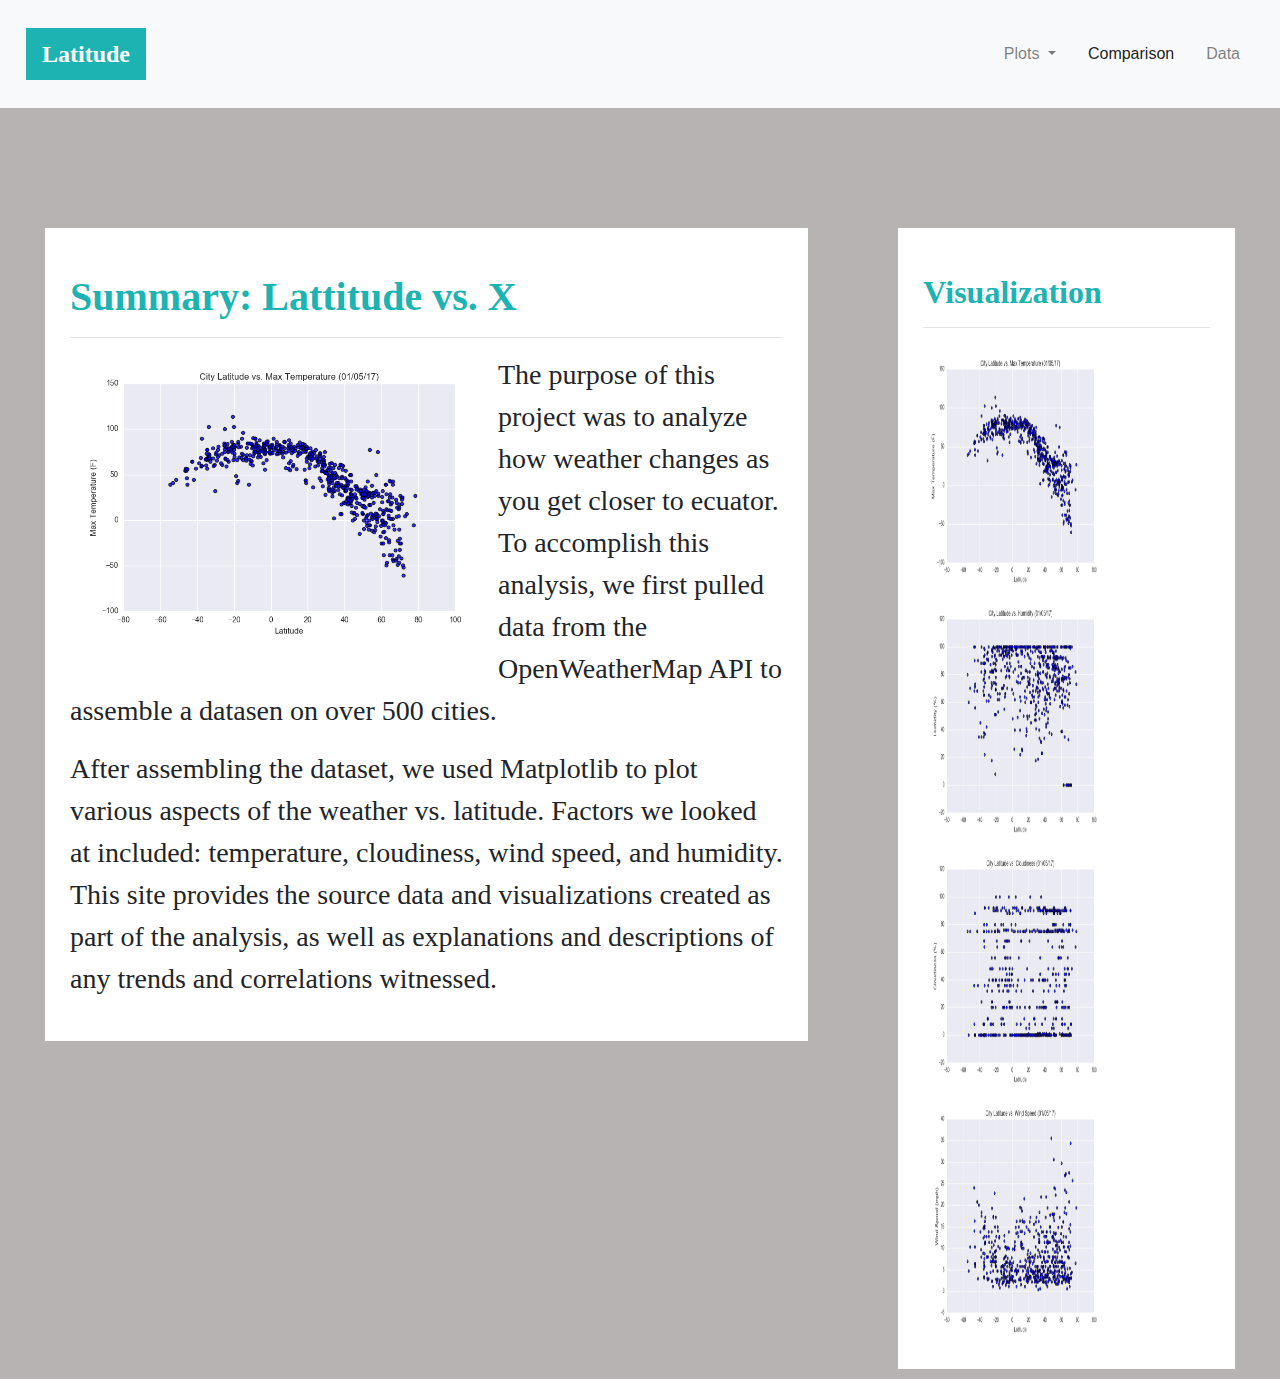
<file: index.html>
<!DOCTYPE html>
<html lang="en-us">

<head>

    <meta charset="UTF-8">
    <title>Bootstrap Components</title>
    <link rel="stylesheet" href="https://stackpath.bootstrapcdn.com/bootstrap/4.3.1/css/bootstrap.min.css"
        integrity="sha384-ggOyR0iXCbMQv3Xipma34MD+dH/1fQ784/j6cY/iJTQUOhcWr7x9JvoRxT2MZw1T" crossorigin="anonymous">

    <script src="https://code.jquery.com/jquery-3.3.1.slim.min.js"
        integrity="sha384-q8i/X+965DzO0rT7abK41JStQIAqVgRVzpbzo5smXKp4YfRvH+8abtTE1Pi6jizo"
        crossorigin="anonymous"></script>
    <script src="https://cdnjs.cloudflare.com/ajax/libs/popper.js/1.14.7/umd/popper.min.js"
        integrity="sha384-UO2eT0CpHqdSJQ6hJty5KVphtPhzWj9WO1clHTMGa3JDZwrnQq4sF86dIHNDz0W1"
        crossorigin="anonymous"></script>
    <script src="https://stackpath.bootstrapcdn.com/bootstrap/4.3.1/js/bootstrap.min.js"
        integrity="sha384-JjSmVgyd0p3pXB1rRibZUAYoIIy6OrQ6VrjIEaFf/nJGzIxFDsf4x0xIM+B07jRM"
        crossorigin="anonymous"></script>

    <link rel="stylesheet" href="style.css">
</head>

<body>
    <nav class="navbar navbar-expand-lg navbar-light bg-light">
        <a class="navbar-brand box-nav darkturquoise" href="index.html">Latitude</a>
        <button class="navbar-toggler" type="button" data-toggle="collapse" data-target="#navbarSupportedContent"
            aria-controls="navbarSupportedContent" aria-expanded="false" aria-label="Toggle navigation">
            <span class="navbar-toggler-icon"></span>
        </button>

        <div class="collapse navbar-collapse" id="navbarSupportedContent">
            <ul class="navbar-nav ml-auto">
                <li class="nav-item dropdown">
                    <a class="nav-link dropdown-toggle" href="#" id="navbarDropdown" role="button"
                        data-toggle="dropdown" aria-haspopup="true" aria-expanded="false">
                        Plots
                    </a>
                    <div class="dropdown-menu" aria-labelledby="navbarDropdown">
                        <a class="dropdown-item" href="Temperature.html">Max Temperature</a>
                        <a class="dropdown-item" href="Humidity.html">Humidity</a>
                        <!-- <div class="dropdown-divider"></div> -->
                        <a class="dropdown-item" href="Cloudiness.html">Cloudiness</a>
                        <a class="dropdown-item" href="WindSpeed.html">Wind Speed</a>
                    </div>
                </li>
                <li class="nav-item">
                    <a class="nav-link" href="#"></a>
                </li>
                <li class="nav-item active">
                    <a class="nav-link" href="comparison.html">Comparison <span class="sr-only">(current)</span></a>
                </li>
                <li class="nav-item">
                    <a class="nav-link" href="#"></a>
                </li>
                <li class="nav-item">
                    <a class="nav-link" href="data.html">Data</a>
                </li>
                <li class="nav-item">
                    <a class="nav-link" href="#"></a>
                </li>
            </ul>
        </div>
    </nav>

    
    <div class="container-fluid">
        
        <div class="row">

            <div class="col-lg-8 col-md-12">
                <div class="box">


                    <h1 class= "tittle">Summary: Lattitude vs. X</h1>
                        <hr>
                        <p><img src="Fig1.png"
                            height= "auto" width= "60%"  alt="Max Temeprature graph" class="rounded float-left">
                            The purpose of this project was to analyze how weather changes as you get closer to ecuator. To accomplish this analysis,
                          we first pulled data from the OpenWeatherMap API to assemble a datasen on over 500 cities.
                        </p>
                        <p>After assembling the dataset, we used Matplotlib to plot various aspects of the weather vs. latitude.
                            Factors we looked at included: temperature, cloudiness, wind speed, and humidity. This site provides the
                            source data and visualizations created as part of the analysis, as well as explanations and descriptions of
                            any trends and correlations witnessed.
                        </p>                     
                                   
                </div>
            </div>

            
            <div class="col-lg-4 col-md-12">
                <div class="box">
                    <h2 class="tittle">Visualization</h2>
                    <hr>

                    

                    <a href="Temperature.html">
                        <img src="Fig1.png"
                            class="panel" alt="Latitute vs. Max Temperature" height="250" width="190">
                    </a>
                    <a href="Humidity.html">
                        <img src="Fig2.png"
                            class="panel" alt="Latitute vs. Humidity" height="250" width="190">
                    </a>
                    <a href="Cloudiness.html">
                        <img src="Fig3.png"
                            class="panel" alt="Latitute vs. Cloudiness" height="250" width="190">
                    </a>
                    <a href="WindSpeed.html">
                        <img src="Fig4.png"
                            class="panel" alt="Latitute vs. Speed" height="250" width="190">
                    </a>

                </div>

            </div>

        </div>
    </div>
   

</body>
</file>
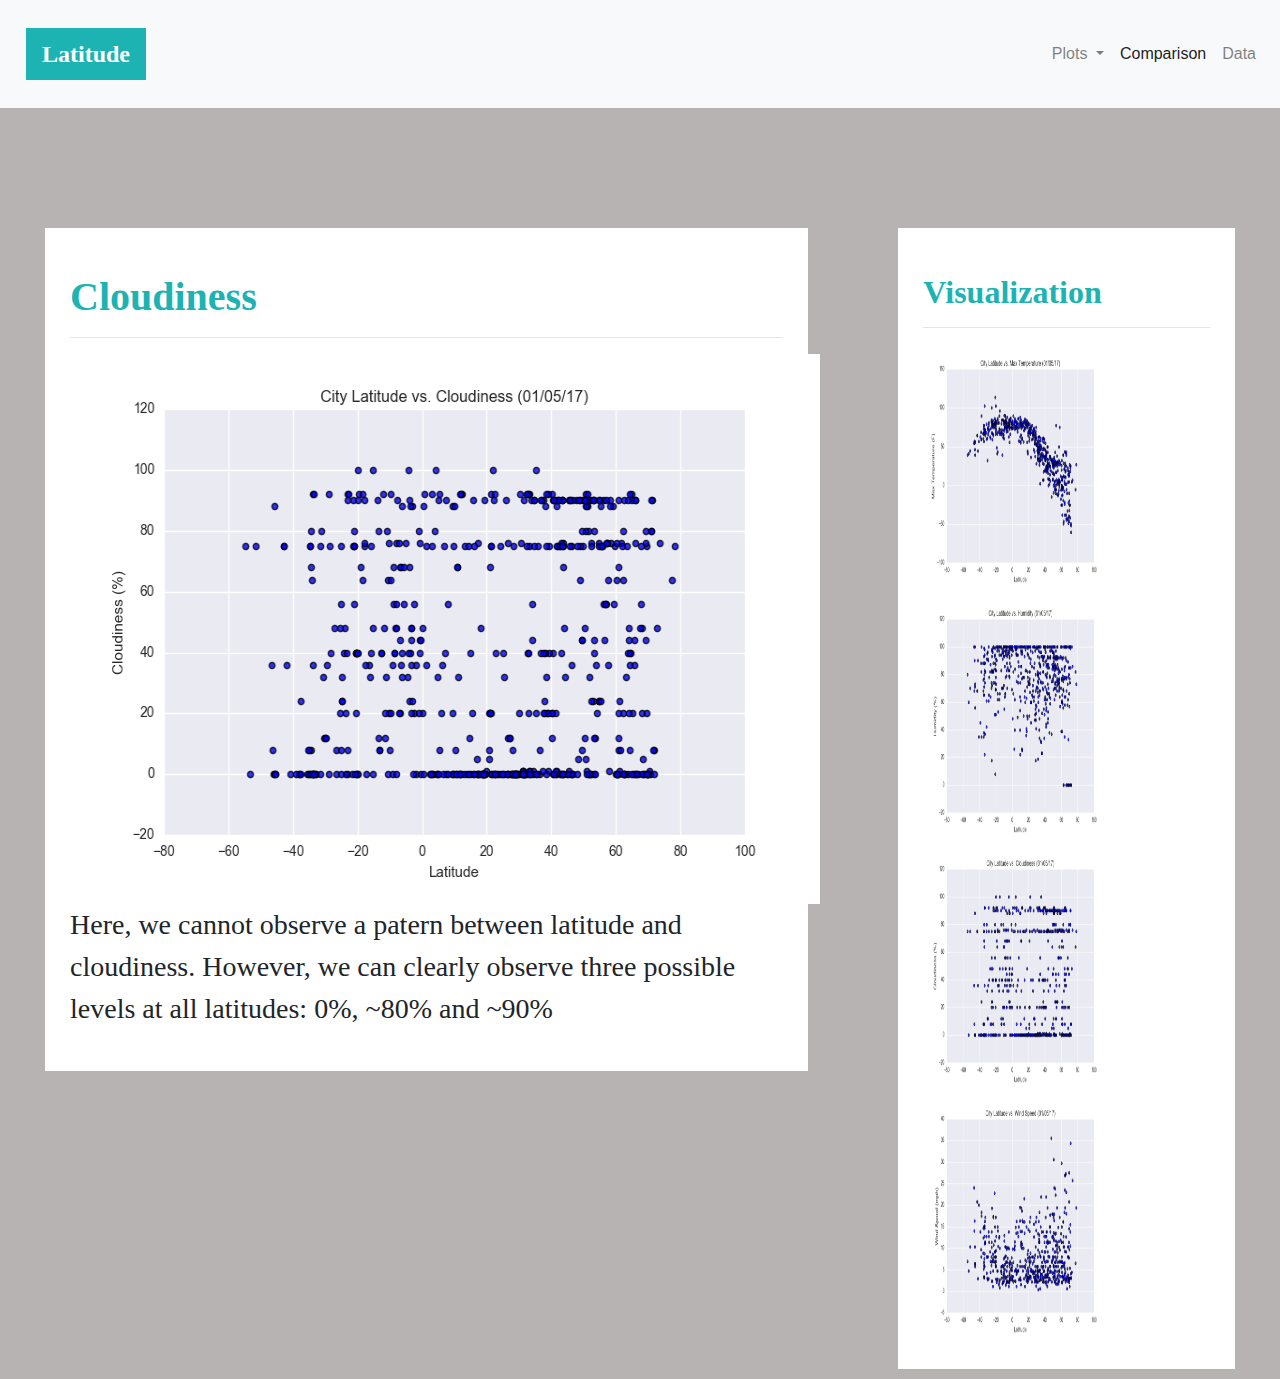
<file: Cloudiness.html>
<!DOCTYPE html>
<html lang="en-us">

<head>

        <meta charset="UTF-8">
        <title>Bootstrap Components</title>
        <link rel="stylesheet" href="https://stackpath.bootstrapcdn.com/bootstrap/4.3.1/css/bootstrap.min.css" integrity="sha384-ggOyR0iXCbMQv3Xipma34MD+dH/1fQ784/j6cY/iJTQUOhcWr7x9JvoRxT2MZw1T" crossorigin="anonymous">
      
        <script src="https://code.jquery.com/jquery-3.3.1.slim.min.js" integrity="sha384-q8i/X+965DzO0rT7abK41JStQIAqVgRVzpbzo5smXKp4YfRvH+8abtTE1Pi6jizo" crossorigin="anonymous"></script>
        <script src="https://cdnjs.cloudflare.com/ajax/libs/popper.js/1.14.7/umd/popper.min.js" integrity="sha384-UO2eT0CpHqdSJQ6hJty5KVphtPhzWj9WO1clHTMGa3JDZwrnQq4sF86dIHNDz0W1" crossorigin="anonymous"></script>
        <script src="https://stackpath.bootstrapcdn.com/bootstrap/4.3.1/js/bootstrap.min.js" integrity="sha384-JjSmVgyd0p3pXB1rRibZUAYoIIy6OrQ6VrjIEaFf/nJGzIxFDsf4x0xIM+B07jRM" crossorigin="anonymous"></script>
      
        <link rel="stylesheet" href="style.css">
</head>

<body>

    <nav class="navbar navbar-expand-lg navbar-light bg-light">
            <a class="navbar-brand box-nav darkturquoise" href="index.html">Latitude</a>
        <button class="navbar-toggler" type="button" data-toggle="collapse" data-target="#navbarSupportedContent"
            aria-controls="navbarSupportedContent" aria-expanded="false" aria-label="Toggle navigation">
            <span class="navbar-toggler-icon"></span>
        </button>

        <div class="collapse navbar-collapse" id="navbarSupportedContent">
            <ul class="navbar-nav ml-auto">
                <li class="nav-item dropdown">
                    <a class="nav-link dropdown-toggle" href="#" id="navbarDropdown" role="button"
                        data-toggle="dropdown" aria-haspopup="true" aria-expanded="false">
                        Plots
                    </a>
                    <div class="dropdown-menu" aria-labelledby="navbarDropdown">
                        <a class="dropdown-item" href="Temperature.html">Max Temperature</a>
                        <a class="dropdown-item" href="Humidity.html">Humidity</a>
                        <!-- <div class="dropdown-divider"></div> -->
                        <a class="dropdown-item" href="Cloudiness.html">Cloudiness</a>
                        <a class="dropdown-item" href="WindSpeed.html">Wind Speed</a>
                    </div>
                </li>
                <li class="nav-item active">
                    <a class="nav-link" href="comparison.html">Comparison <span class="sr-only">(current)</span></a>
                </li>
                <li class="nav-item">
                    <a class="nav-link" href="data.html">Data</a>
                </li>
            </ul>
        </div>
    </nav>


    <div class="container-fluid">
    
        <div class="row">
    
            <div class="col-lg-8 col-md-12">
                <div class="box">
    
    
                    <h1 class="tittle">Cloudiness</h1>
                    <hr>
                    <img src="Fig3.png" height="550" width="750" alt="Max Temeprature graph">
                    <p>
                            Here, we cannot observe a patern between latitude and cloudiness. However, we
                            can clearly observe three possible levels at all latitudes: 0%, ~80% and ~90%
                    </p>
    
                </div>
            </div>
    
    
            <div class="col-lg-4 col-md-12">
                <div class="box">
                    <h2 class="tittle">Visualization</h2>
                    <hr>
    
                    <a href="Temperature.html">
                        <img src="Fig1.png" class="panel" alt="Latitute vs. Max Temperature" height="250" width="190">
                    </a>
                    <a href="Humidity.html">
                        <img src="Fig2.png" class="panel" alt="Latitute vs. Humidity" height="250" width="190">
                    </a>
                    <a href="Cloudiness.html">
                        <img src="Fig3.png" class="panel" alt="Latitute vs. Cloudiness" height="250" width="190">
                    </a>
                    <a href="WindSpeed.html">
                        <img src="Fig4.png" class="panel" alt="Latitute vs. Speed" height="250" width="190">
                    </a>
    
                </div>
    
            </div>
    
        </div>
    </div>



</body>
</file>
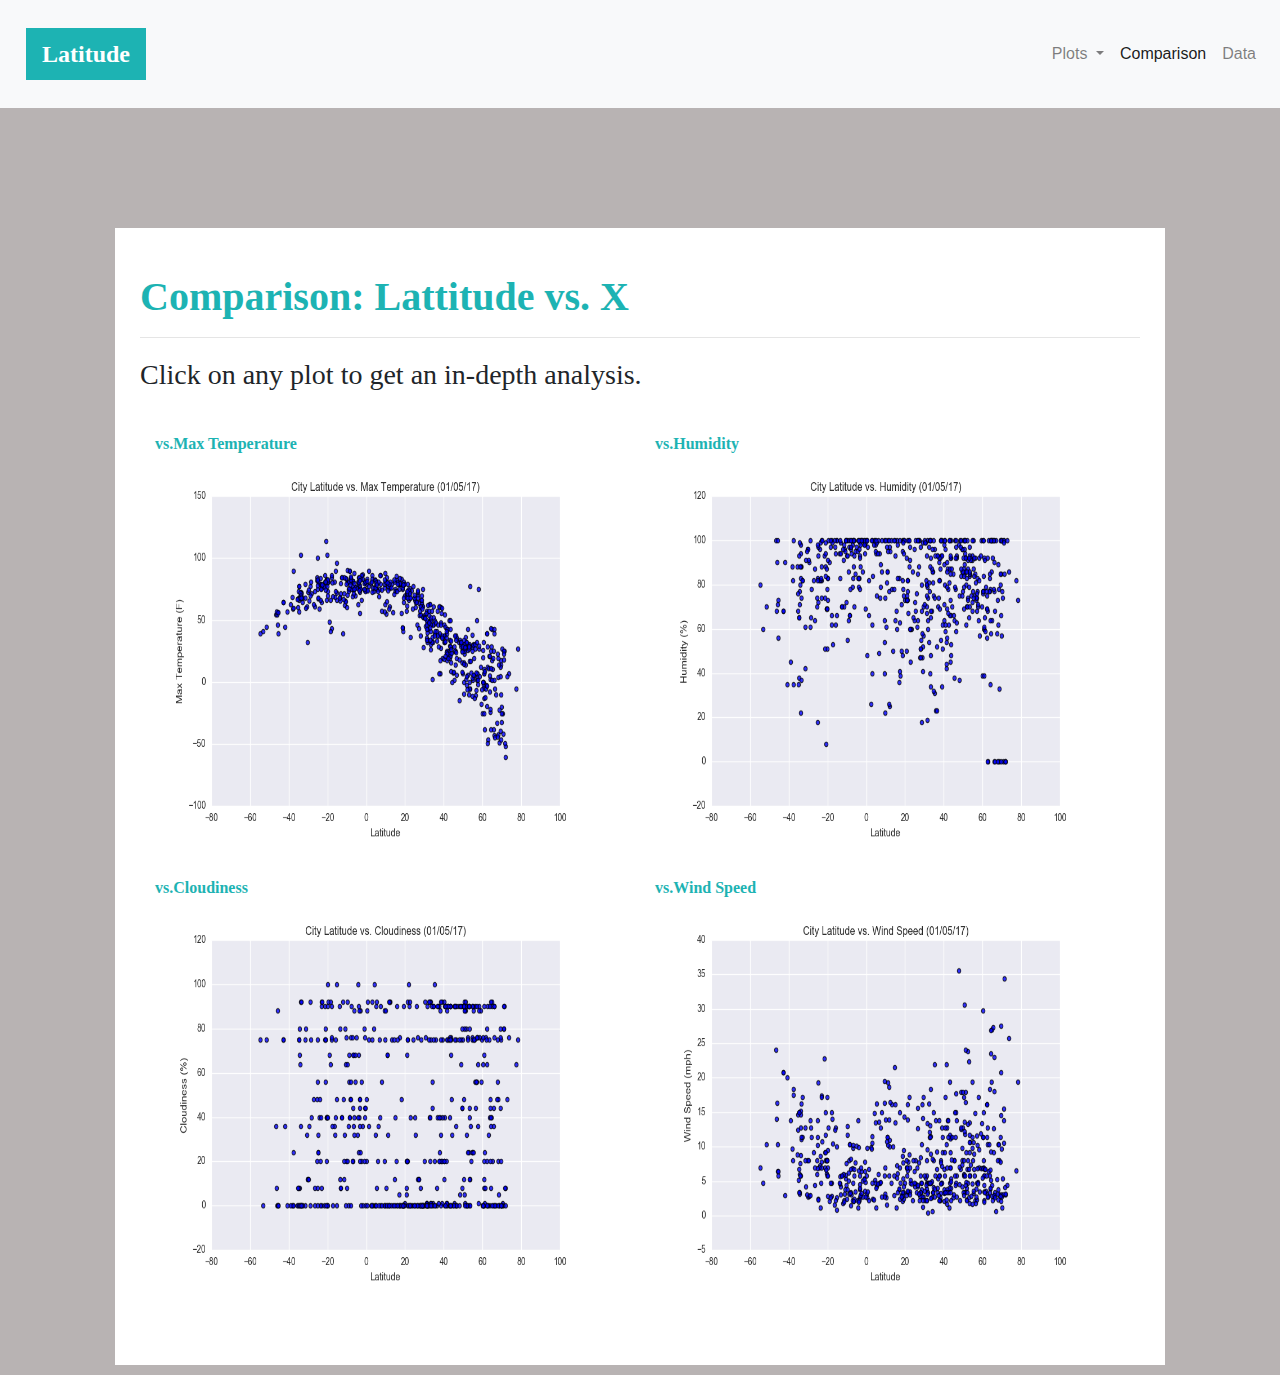
<file: comparison.html>
<!DOCTYPE html>
<html lang="en-us">

<head>

        <meta charset="UTF-8">
        <title>Bootstrap Components</title>
        <link rel="stylesheet" href="https://stackpath.bootstrapcdn.com/bootstrap/4.3.1/css/bootstrap.min.css" integrity="sha384-ggOyR0iXCbMQv3Xipma34MD+dH/1fQ784/j6cY/iJTQUOhcWr7x9JvoRxT2MZw1T" crossorigin="anonymous">
      
        <script src="https://code.jquery.com/jquery-3.3.1.slim.min.js" integrity="sha384-q8i/X+965DzO0rT7abK41JStQIAqVgRVzpbzo5smXKp4YfRvH+8abtTE1Pi6jizo" crossorigin="anonymous"></script>
        <script src="https://cdnjs.cloudflare.com/ajax/libs/popper.js/1.14.7/umd/popper.min.js" integrity="sha384-UO2eT0CpHqdSJQ6hJty5KVphtPhzWj9WO1clHTMGa3JDZwrnQq4sF86dIHNDz0W1" crossorigin="anonymous"></script>
        <script src="https://stackpath.bootstrapcdn.com/bootstrap/4.3.1/js/bootstrap.min.js" integrity="sha384-JjSmVgyd0p3pXB1rRibZUAYoIIy6OrQ6VrjIEaFf/nJGzIxFDsf4x0xIM+B07jRM" crossorigin="anonymous"></script>
      
        <link rel="stylesheet" href="style.css">
</head>

<body>

    <nav class="navbar navbar-expand-lg navbar-light bg-light">
            <a class="navbar-brand box-nav darkturquoise" href="index.html">Latitude</a>
        <button class="navbar-toggler" type="button" data-toggle="collapse" data-target="#navbarSupportedContent"
            aria-controls="navbarSupportedContent" aria-expanded="false" aria-label="Toggle navigation">
            <span class="navbar-toggler-icon"></span>
        </button>

        <div class="collapse navbar-collapse" id="navbarSupportedContent">
            <ul class="navbar-nav ml-auto">
                <li class="nav-item dropdown">
                    <a class="nav-link dropdown-toggle" href="#" id="navbarDropdown" role="button"
                        data-toggle="dropdown" aria-haspopup="true" aria-expanded="false">
                        Plots
                    </a>
                    <div class="dropdown-menu" aria-labelledby="navbarDropdown">
                        <a class="dropdown-item" href="Temperature.html">Max Temperature</a>
                        <a class="dropdown-item" href="Humidity.html">Humidity</a>
                        <!-- <div class="dropdown-divider"></div> -->
                        <a class="dropdown-item" href="Cloudiness.html">Cloudiness</a>
                        <a class="dropdown-item" href="WindSpeed.html">Wind Speed</a>
                    </div>
                </li>
                <li class="nav-item active">
                    <a class="nav-link" href="comparison.html">Comparison <span class="sr-only">(current)</span></a>
                </li>
                <li class="nav-item">
                    <a class="nav-link" href="data.html">Data</a>
                </li>
            </ul>
        </div>
    </nav>


  <!-- Content -->
  <div class = "container">
        <div class="row">
          <div class="col-lg-12">
            <div class= "box">           
              <h1 class= "tittle">Comparison: Lattitude vs. X</h1>
              <hr>
              <p>Click on any plot to get an in-depth analysis. </p>
    
              <div class="container" style="padding-bottom:40px;">
    
                <div class="row"> 
                    <div  class="col-lg-6 col-md-12">
                        <div class="tittle">vs.Max Temperature</div>
                            <a href ="Temperature.html"> 
                             <img  src="Fig1.png" 
                                class="panel" alt="Latitute vs. Max Temperature" height = "400" width="450"> 
                            </a>
                        </div> 
                    
                    
                    <div  class="col-lg-6 col-sm-12">
                        <div class="tittle">vs.Humidity</div>
                            <a href ="Humidity.html"> 
                                <img  src="Fig2.png" 
                                    class="panel" alt="Latitute vs. Max Temperature" height = "400" width="450"> 
                            </a>
                        </div> 
                    </div>
    
                <div class="w-100"></div>
                
                <div class="row"> 
                    <div  class="col-lg-6 col-sm-12">
                        <div class="tittle">vs.Cloudiness</div>
                            <a href ="Cloudiness.html"> 
                                <img  src="Fig3.png" 
                                class="panel" alt="Latitute vs. Max Temperature" height = "400" width="450"> 
                            </a>
                        </div> 
                        
                        <div  class="col-lg-6 col-sm-12">
                            <div class="tittle">vs.Wind Speed</div>
                            <a href ="WindSpeed.html"> 
                                <img  src="Fig4.png" 
                                class="panel" alt="Latitute vs. Max Temperature" height = "400" width="450"> 
                            </a>
                        </div>
                    </div>
                </div>
            </div>
        </div>


</body>
</file>
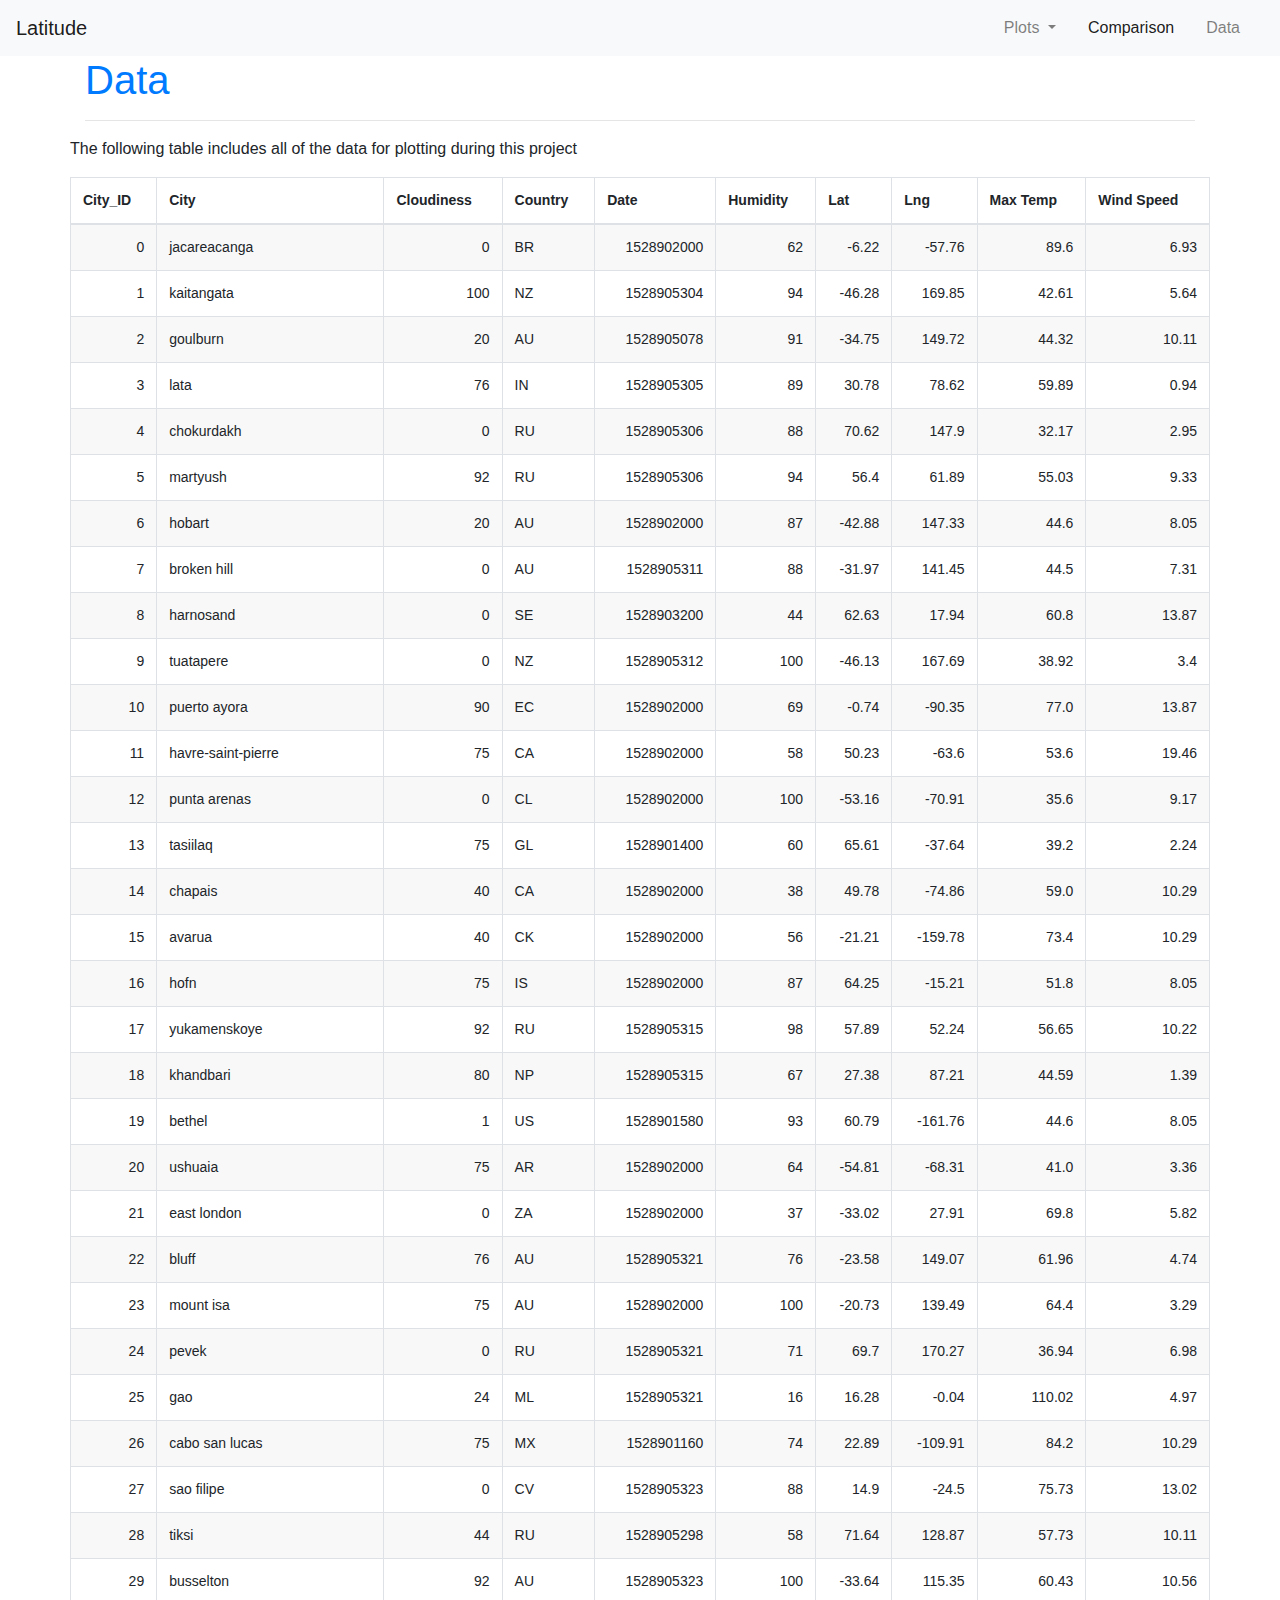
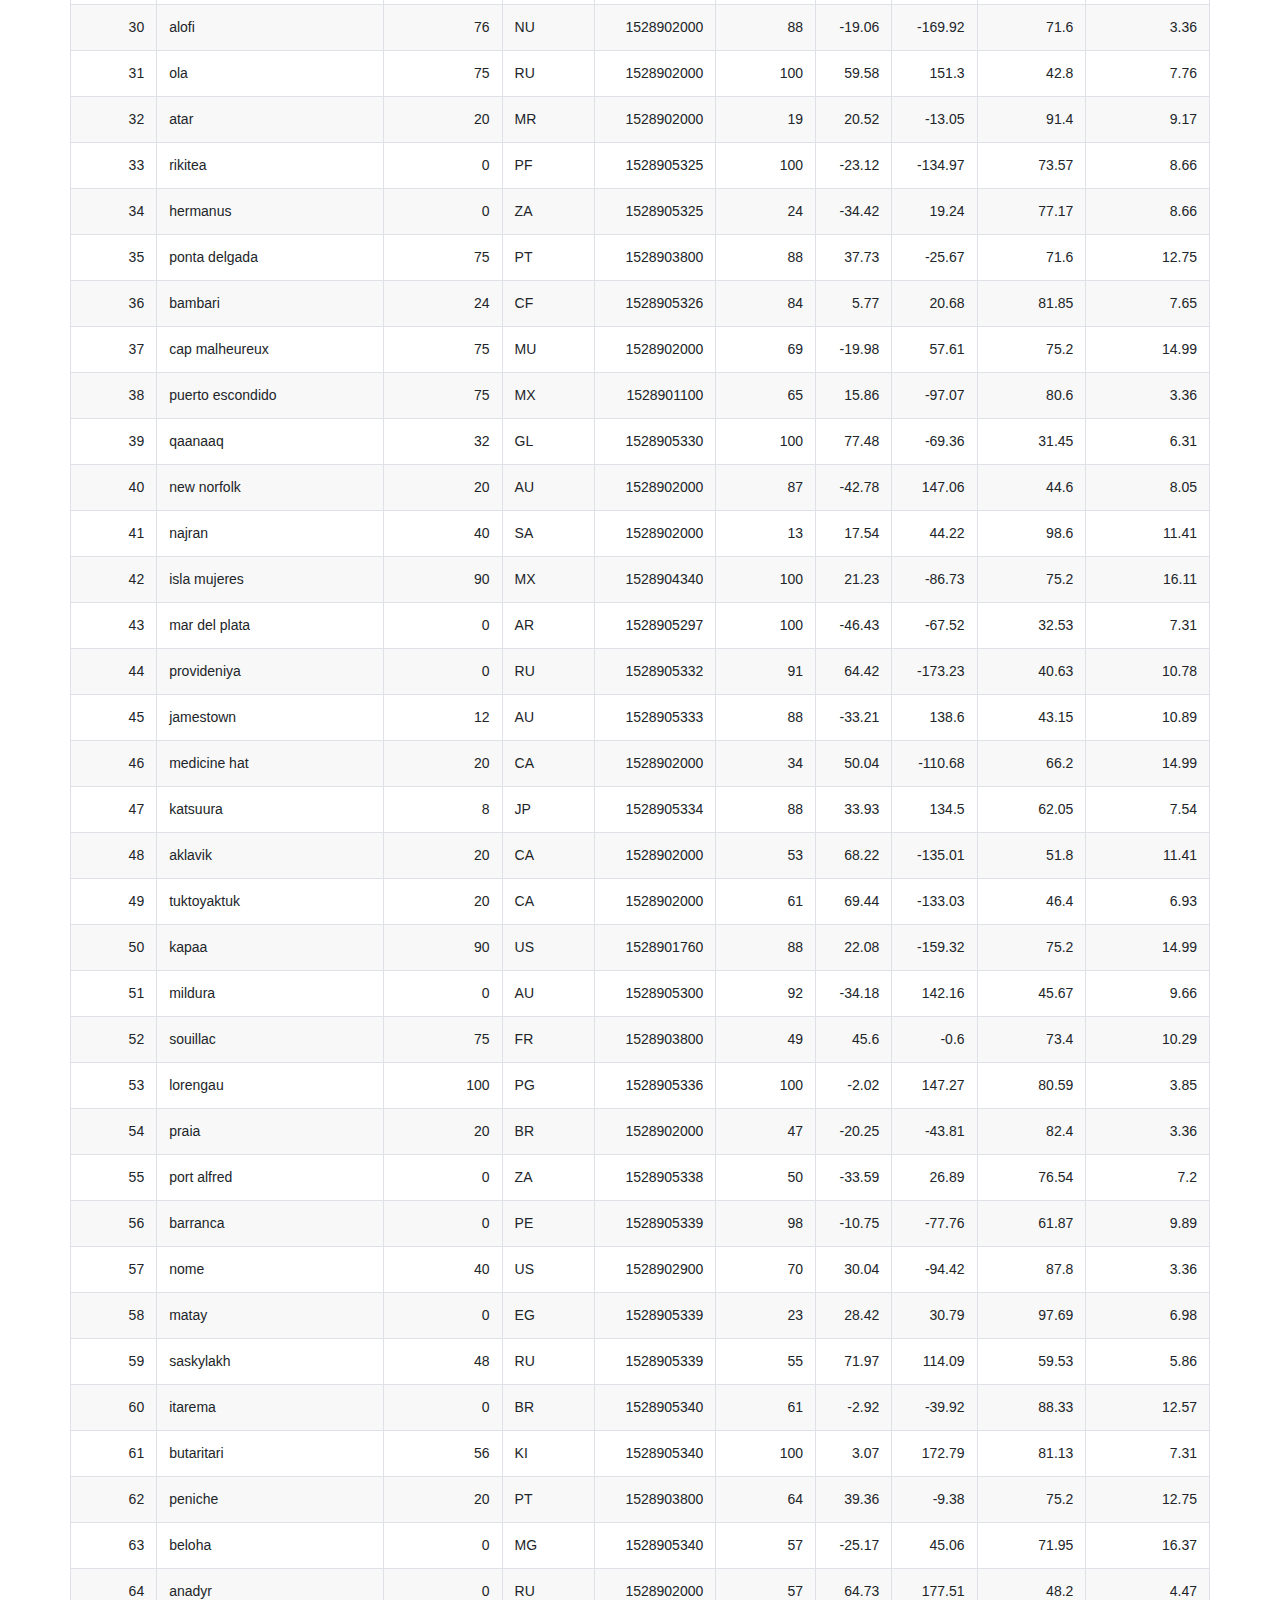
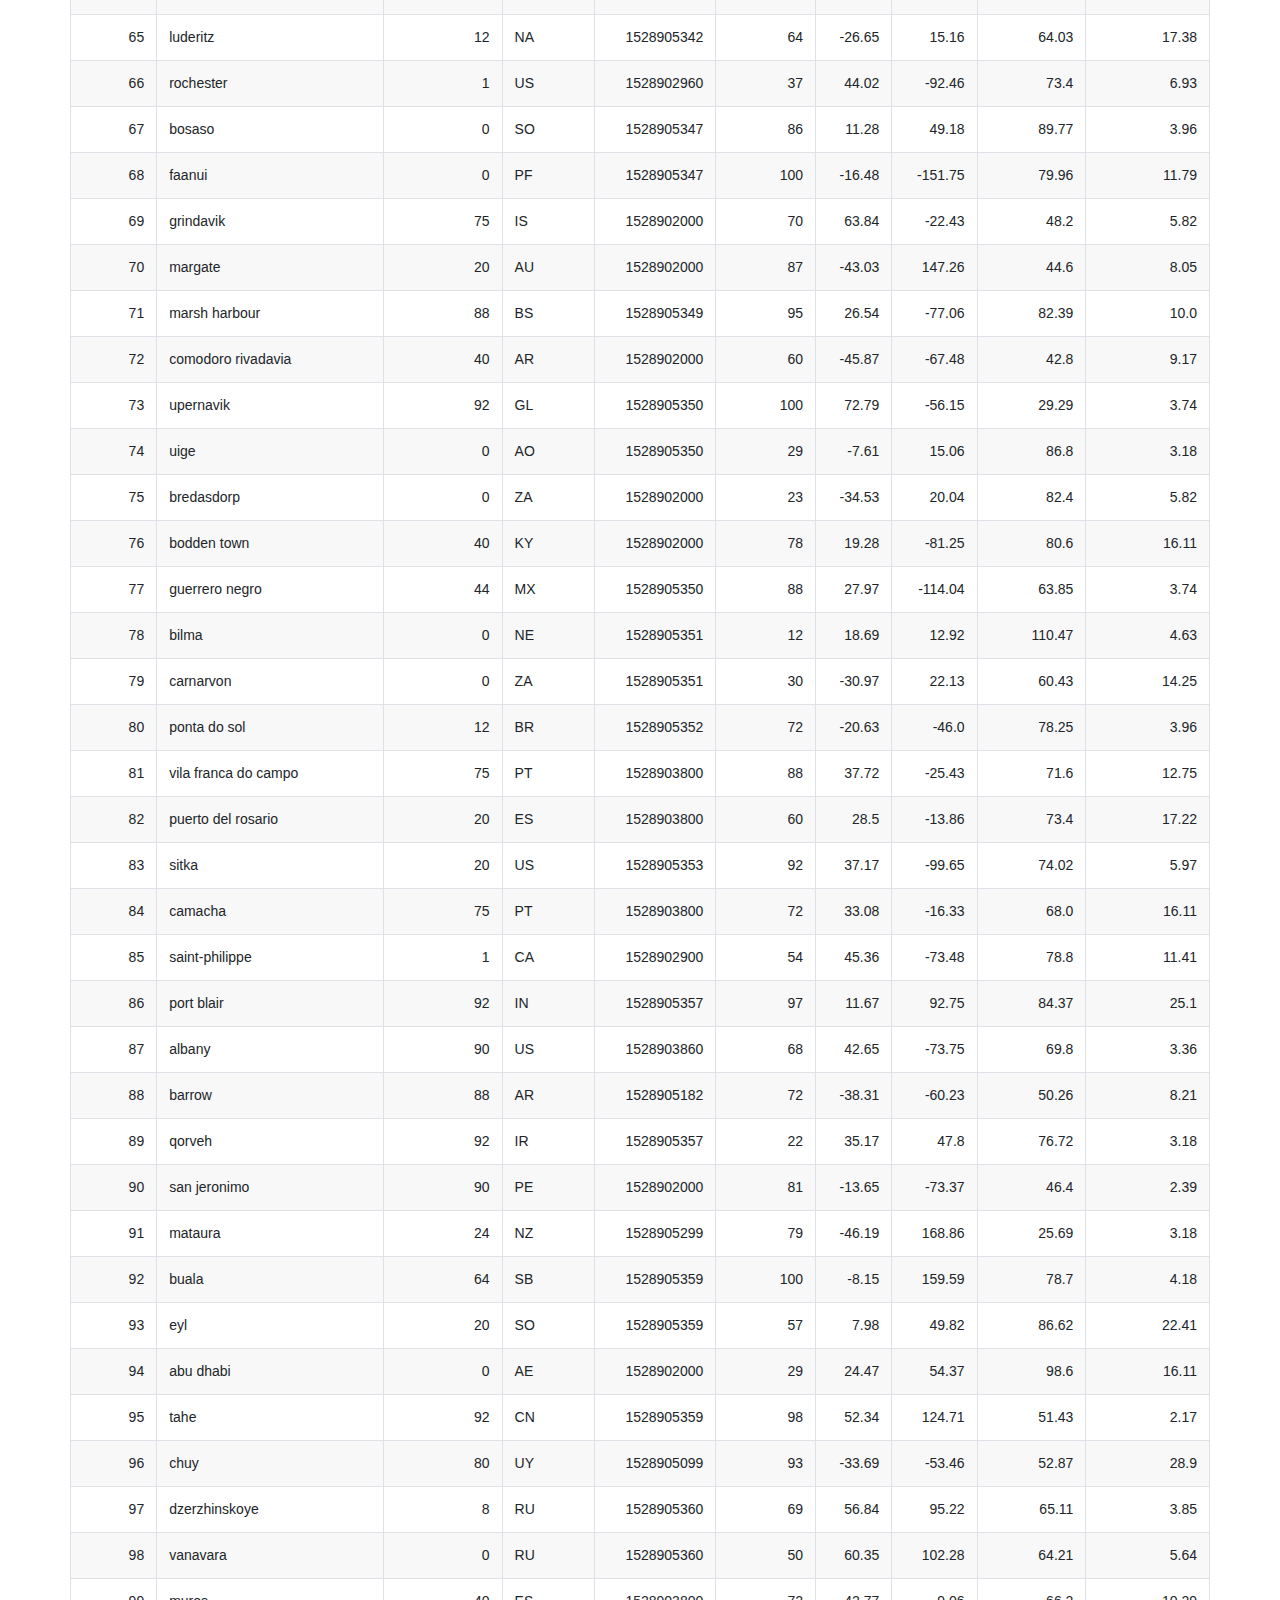
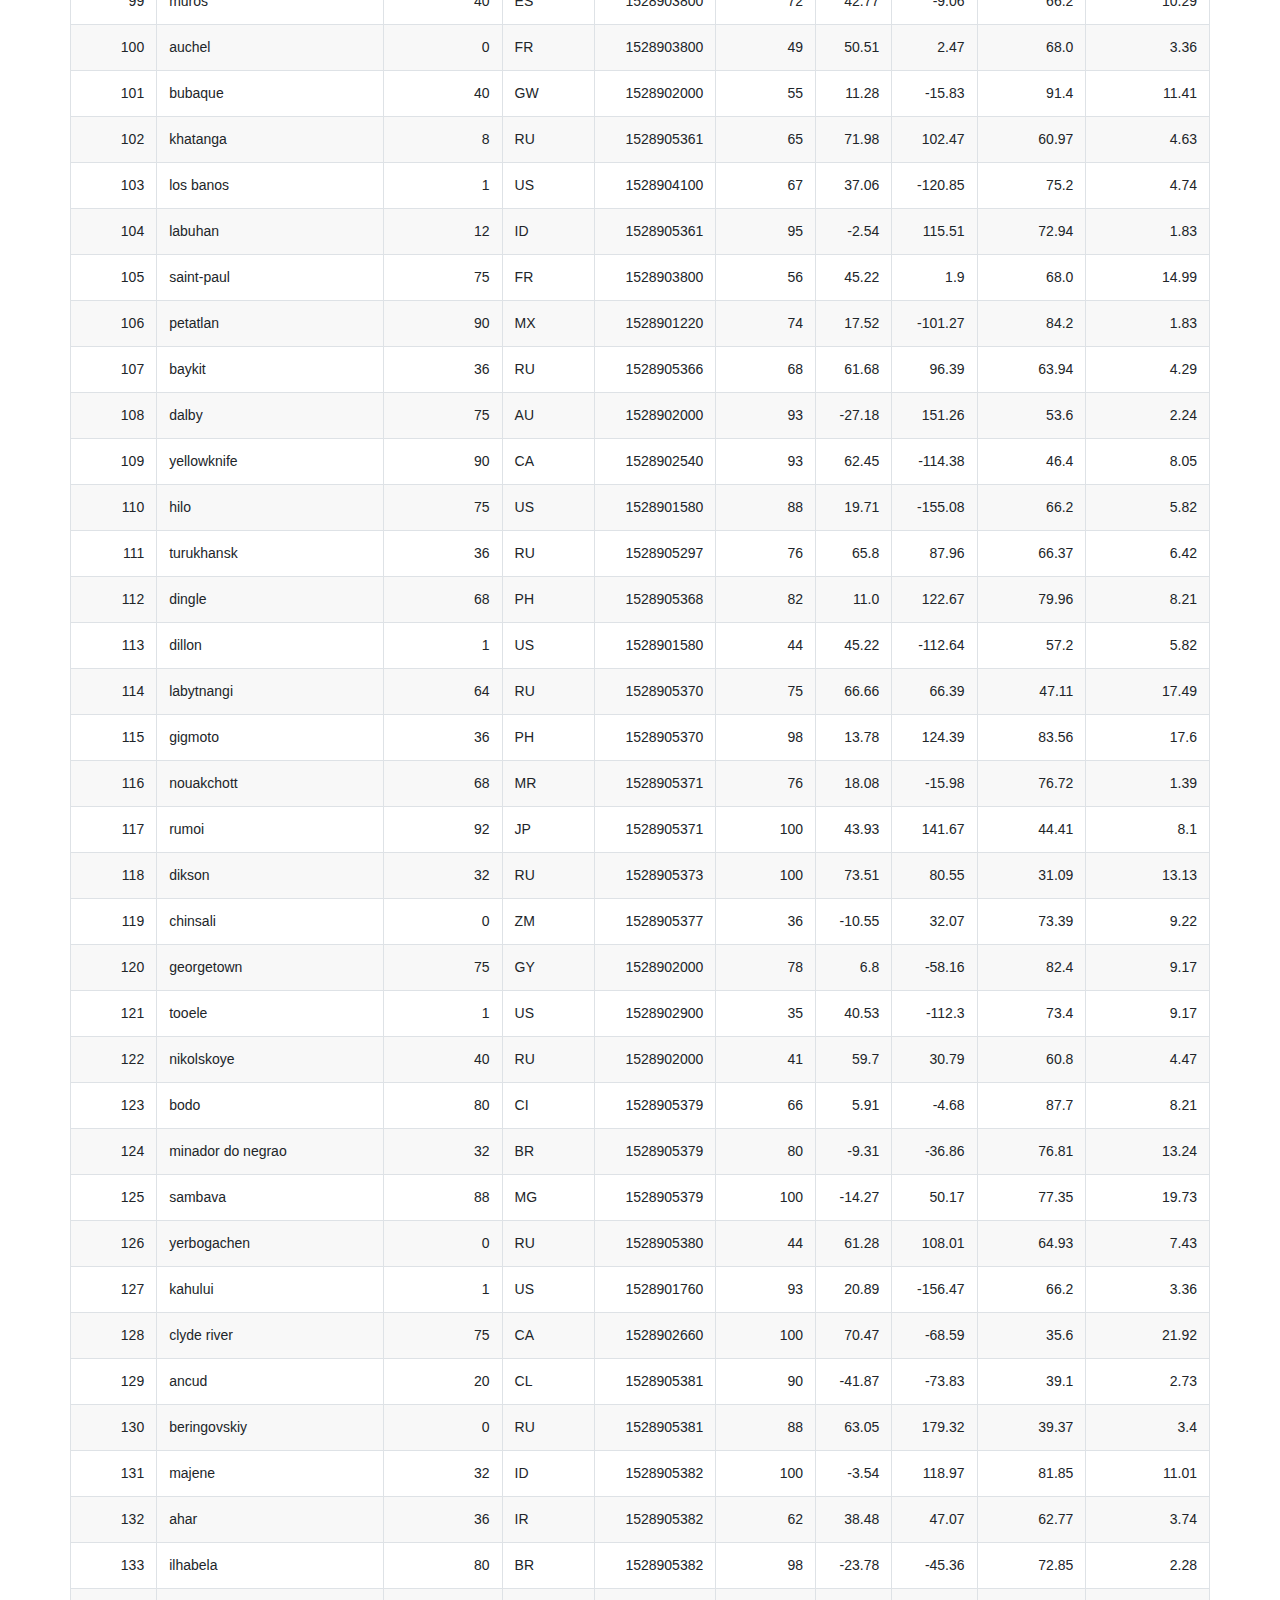
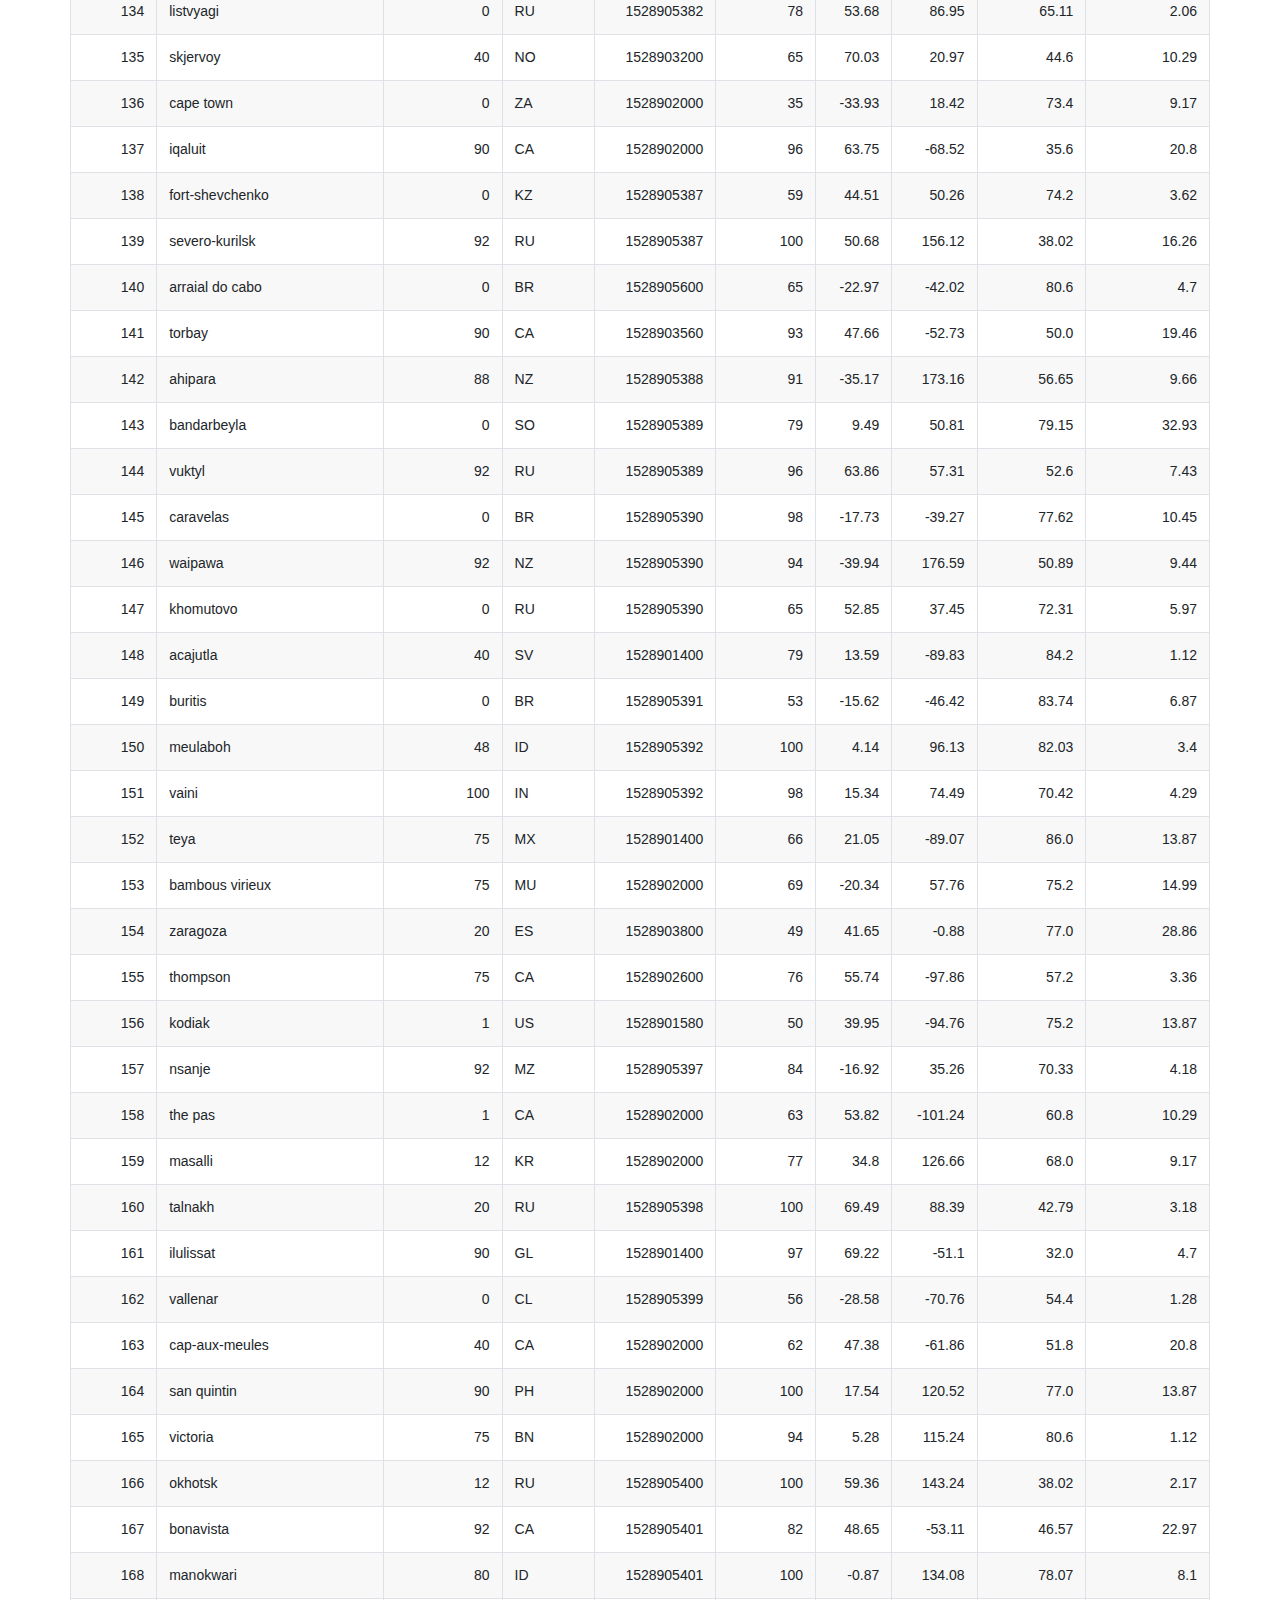
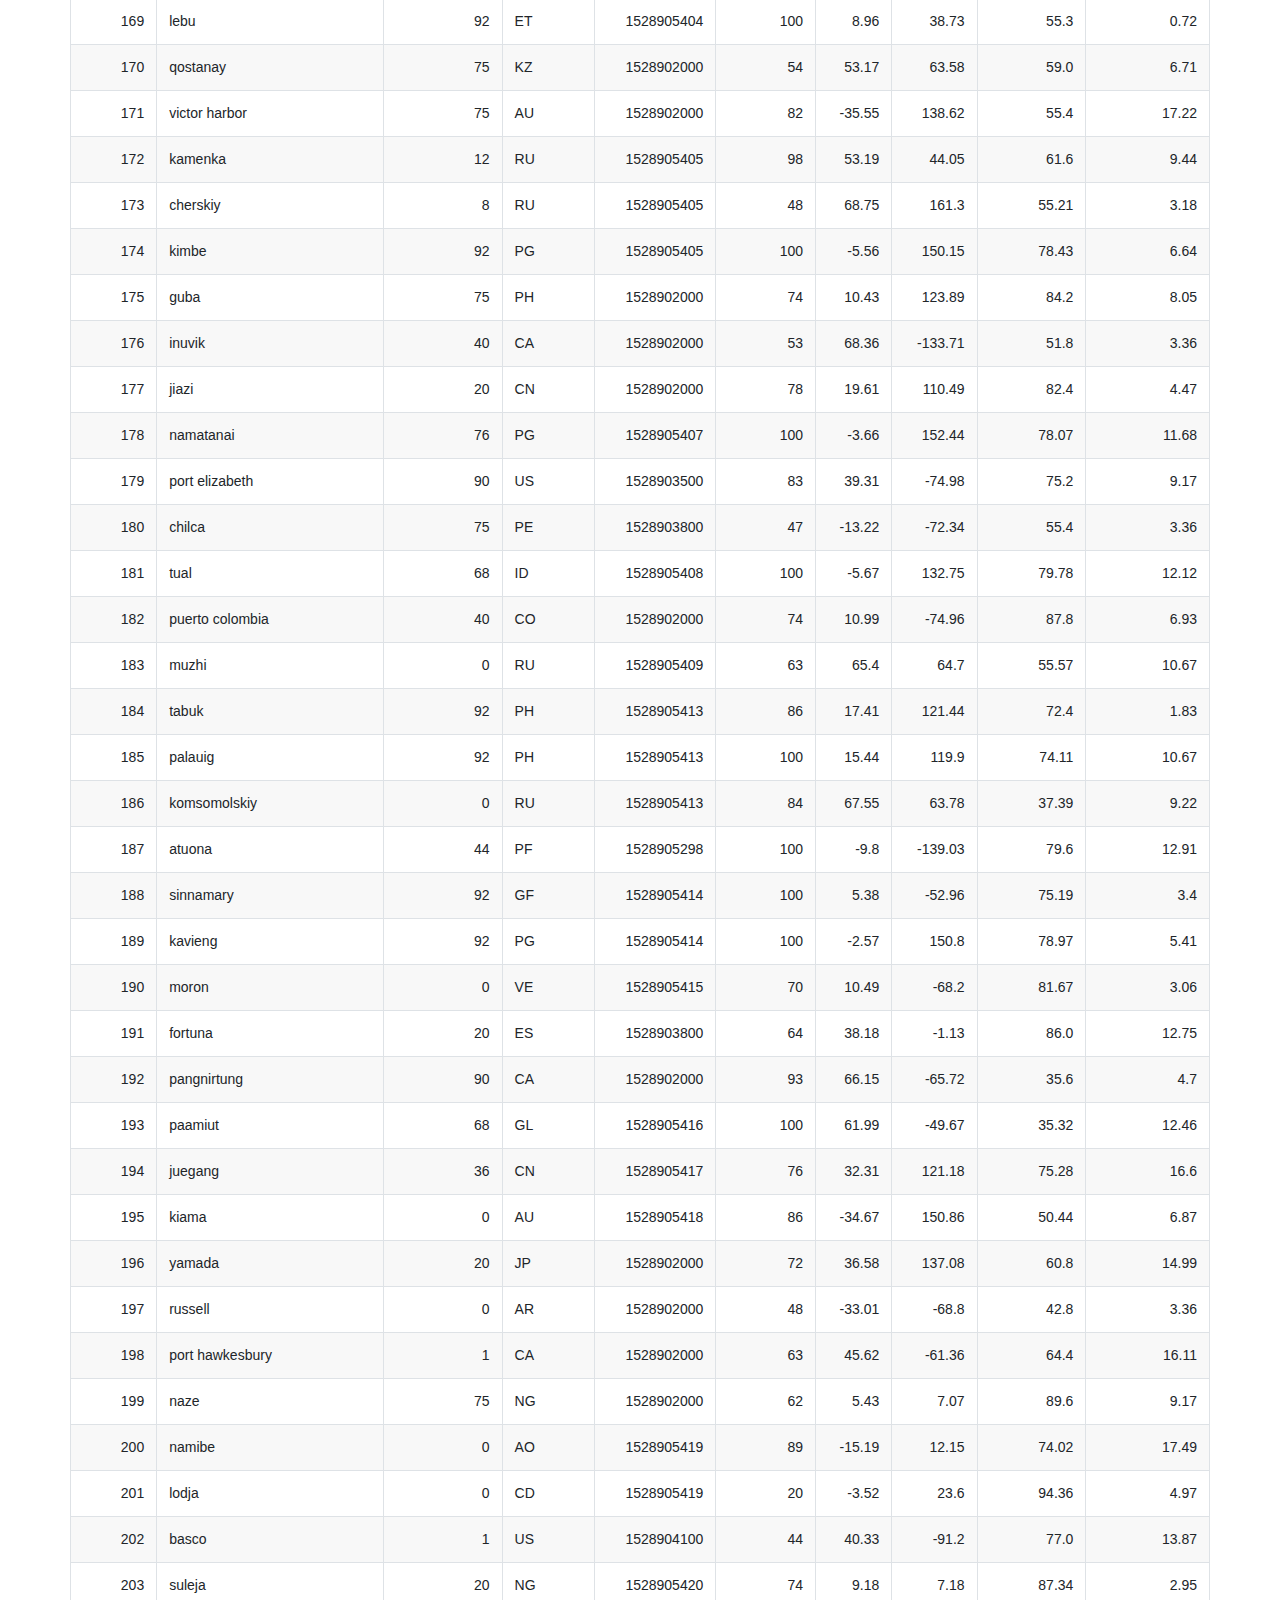
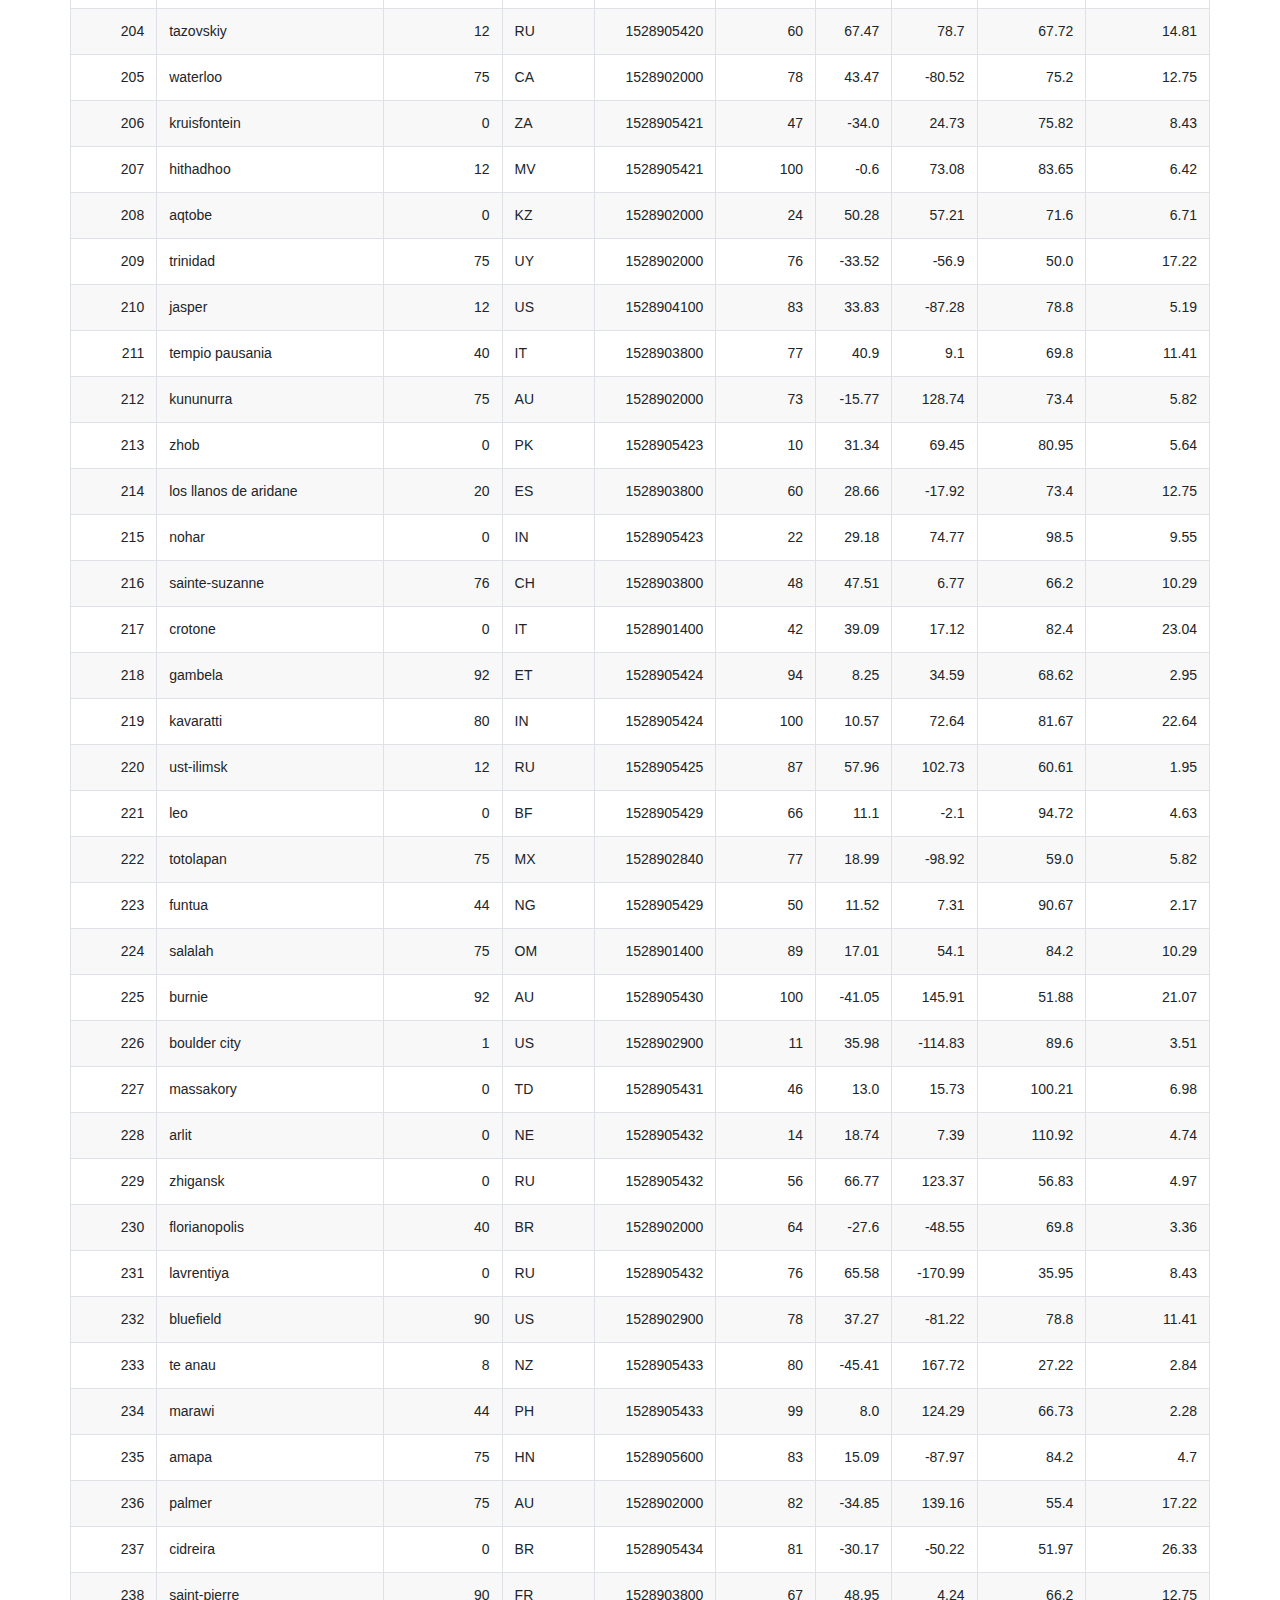
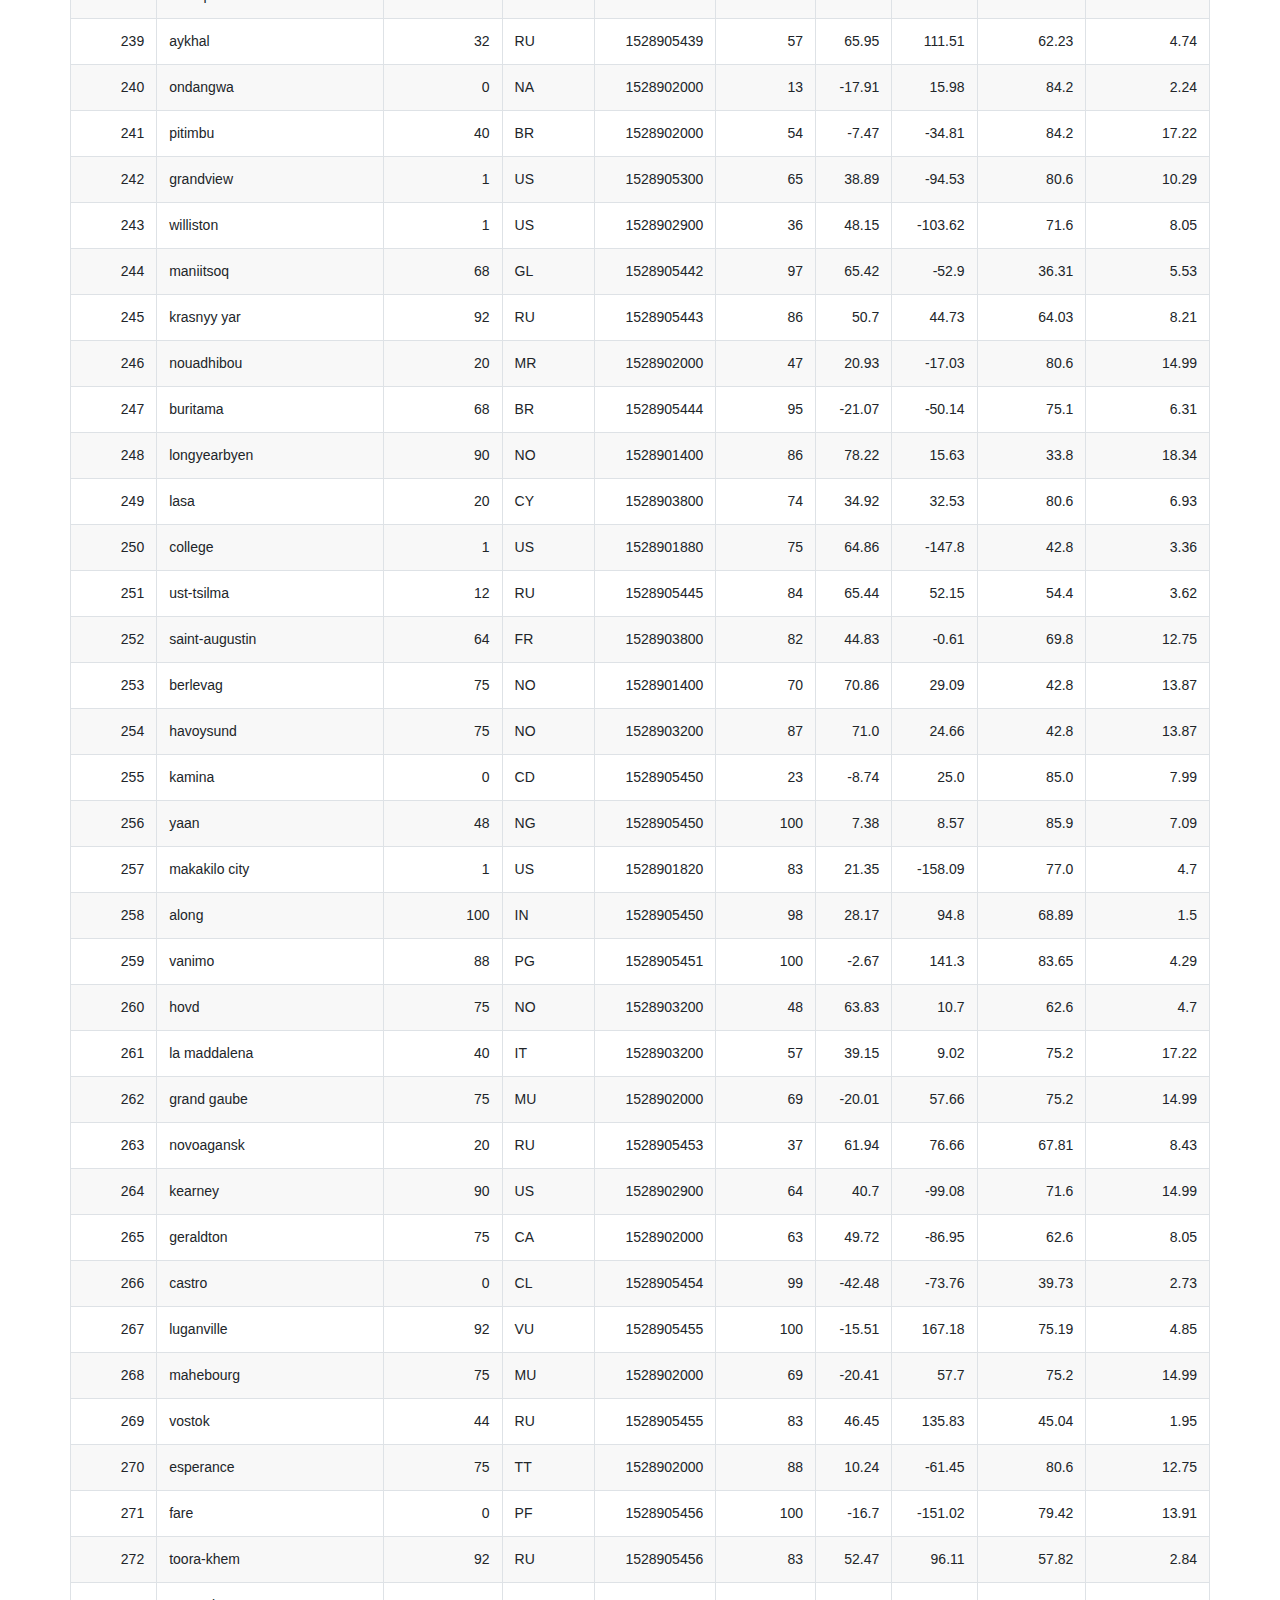
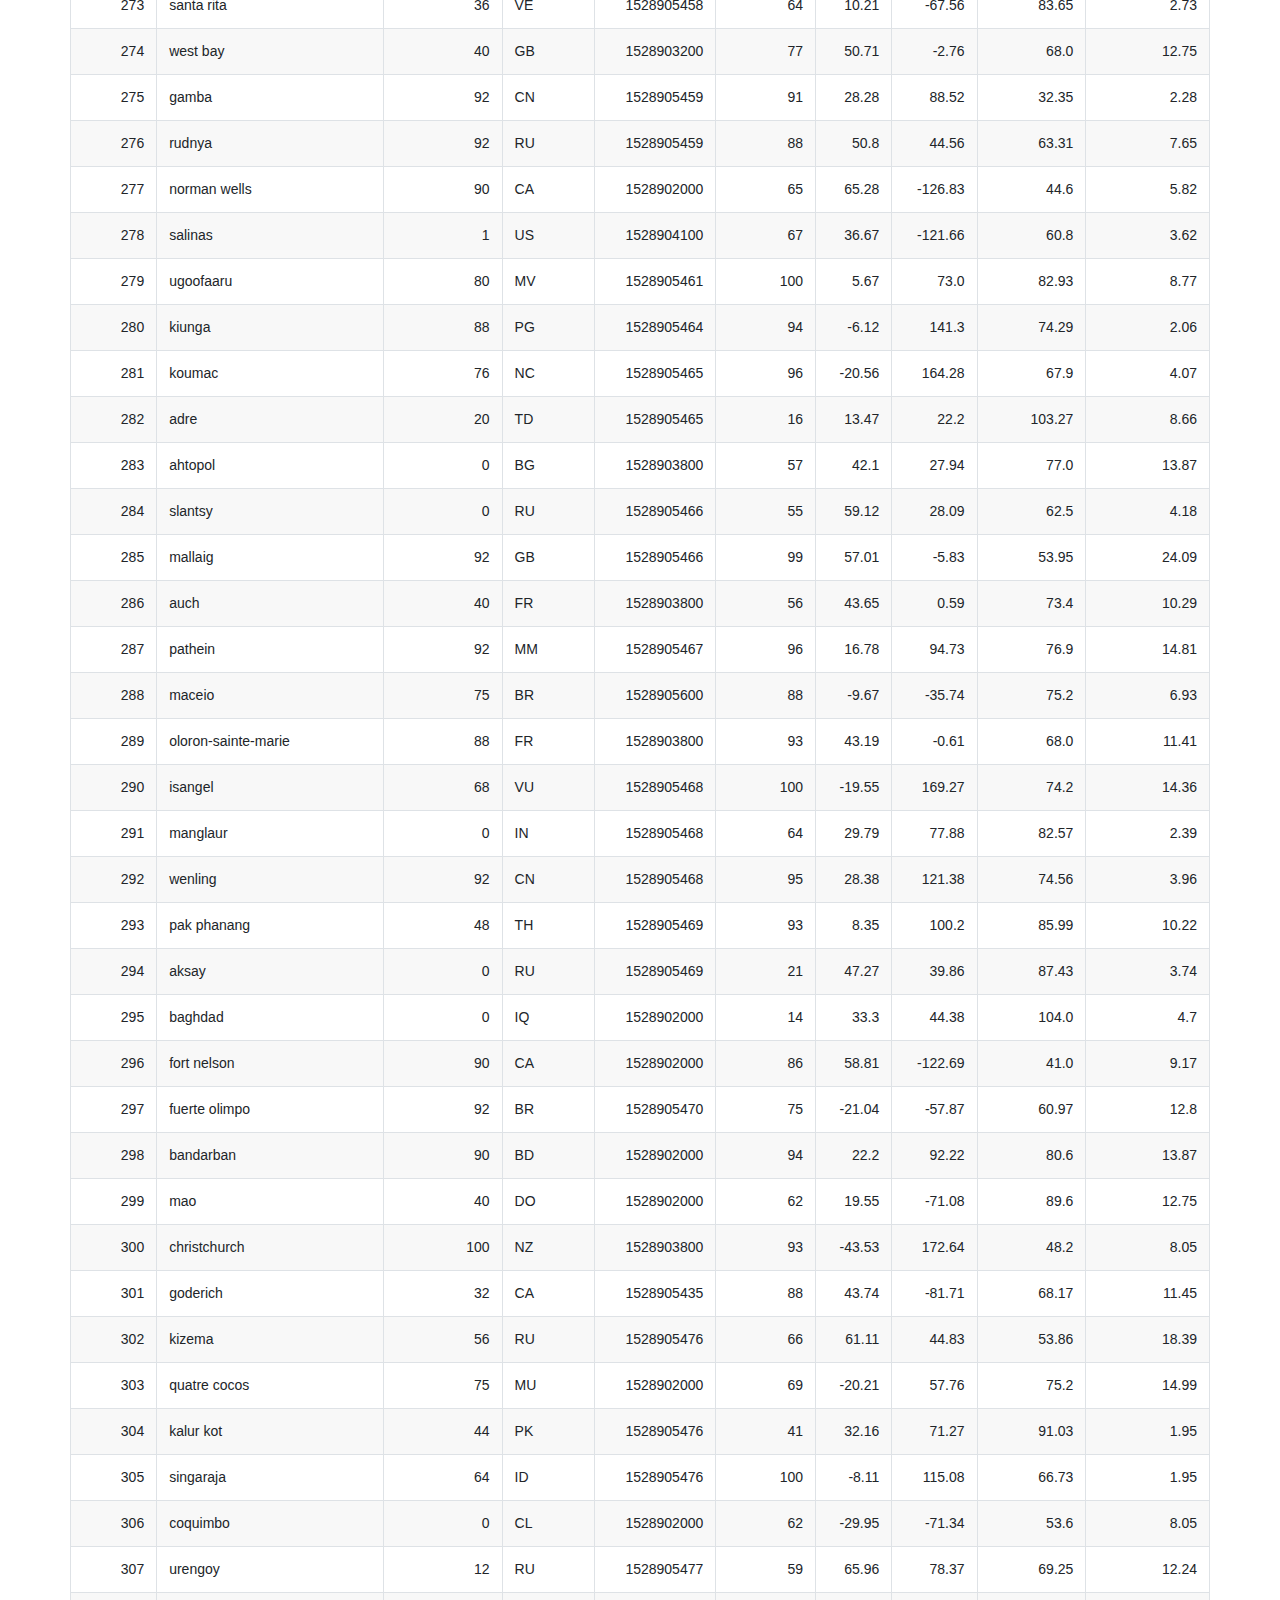
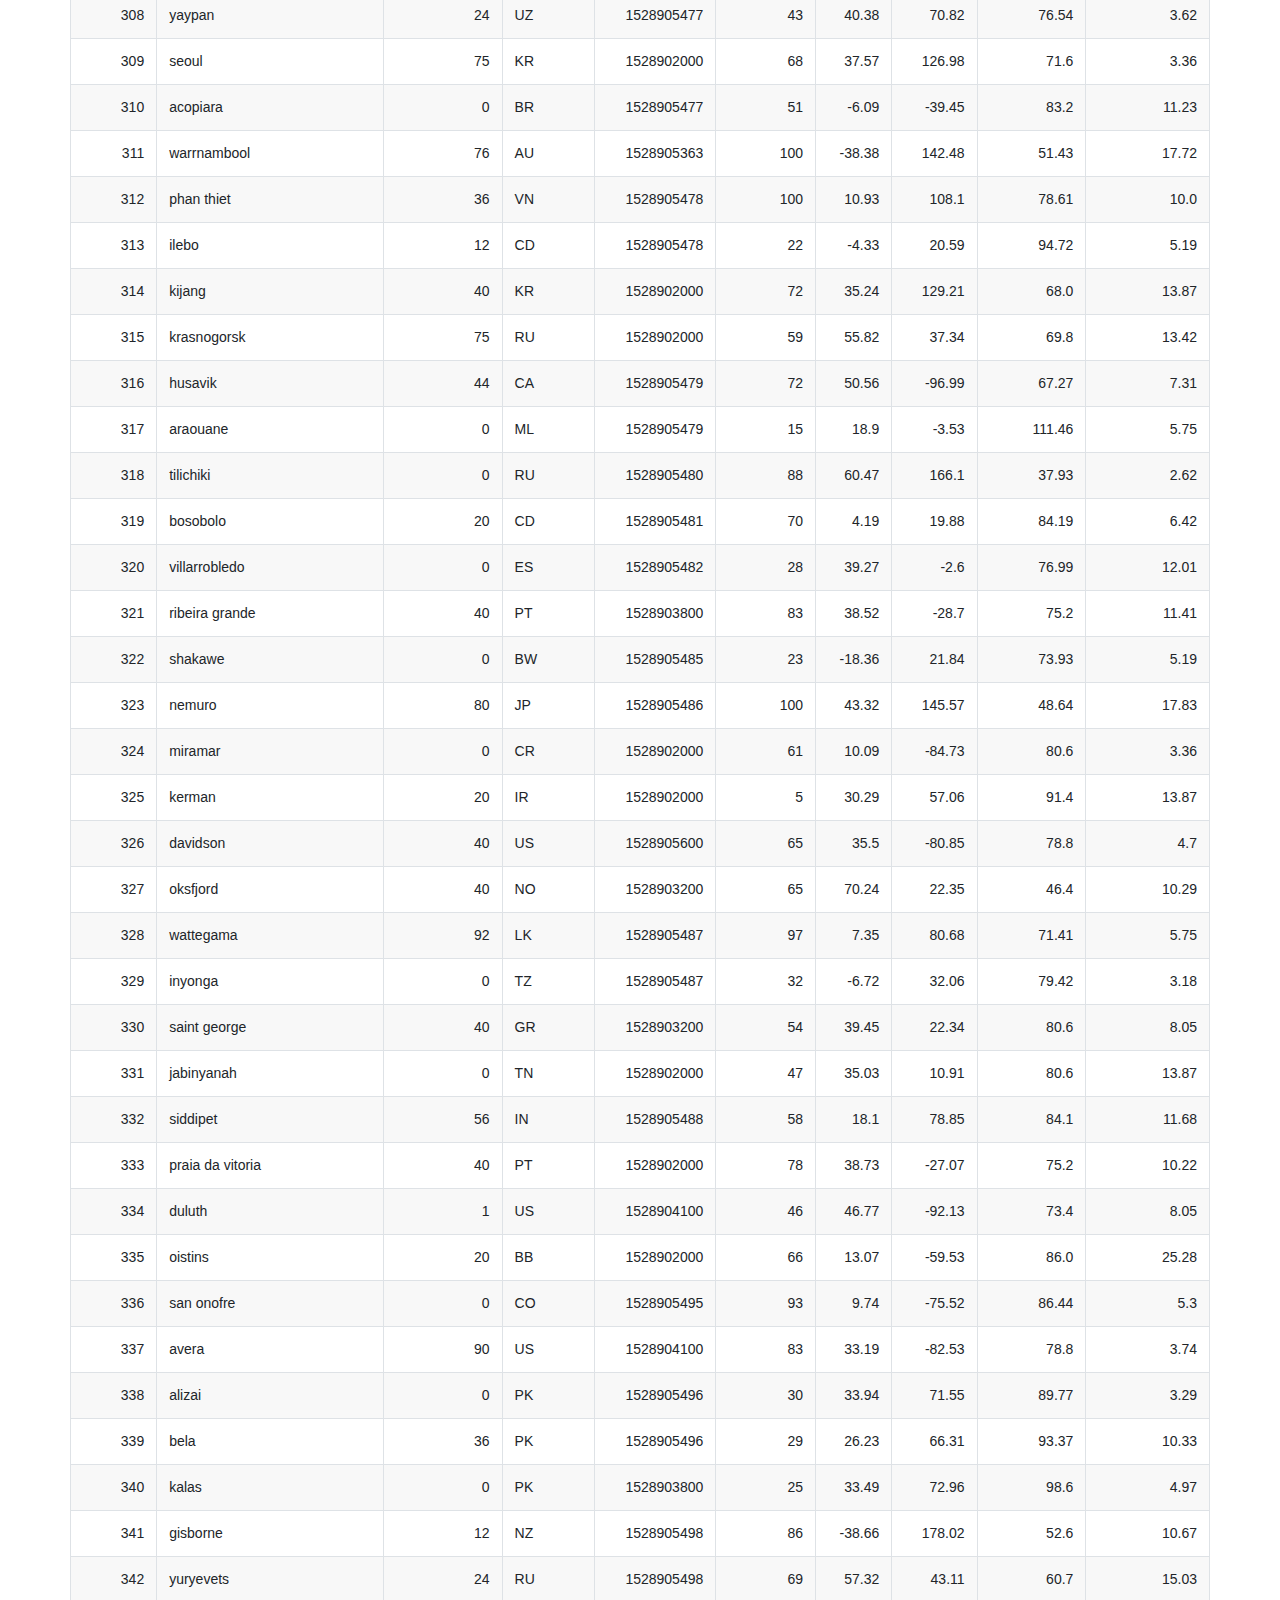
<file: convertcsv.htm>
<!DOCTYPE html>

<head>

    <style>
        table {
            /* font-family: arial, sans-serif; */
            border-collapse: collapse;
            width: 65%;
        }

        /* td, th {
                  border: 1px solid #dddddd;
                  text-align: left;
                  padding: 8px;
                } */

        th:nth-child(even) {
            background-color: white;
            border-collapse: collapse;
        }

        th:nth-child(odd) {
            background-color: white;
            border-collapse: collapse;
        }

        tr:nth-child(odd) {
            /* background-color: #dddddd; */
            background-color: #F8F8F8;
            border-bottom: 1px solid lightgray;
            border-top: 1px solid lightgray;
            font-weight: 250;
            font-size: 14px;
            border-collapse: collapse;
        }

        tr:nth-child(even) {
            background-color: white;
            font-weight: 250;
            font-size: 14px;
            border-collapse: collapse;
        }

        a {
            color: darkturquoise;
        }
    </style>
    <!-- <meta charset="UTF-8">
    <title>Bootstrap Components</title> -->
    <link rel="stylesheet" href="https://stackpath.bootstrapcdn.com/bootstrap/4.3.1/css/bootstrap.min.css" integrity="sha384-ggOyR0iXCbMQv3Xipma34MD+dH/1fQ784/j6cY/iJTQUOhcWr7x9JvoRxT2MZw1T" crossorigin="anonymous">

</head>

<body>

    <nav class="navbar navbar-expand-lg navbar-light bg-light">
        <a class="navbar-brand box-nav darkturquoise" href="index.html">Latitude</a>
        <button class="navbar-toggler" type="button" data-toggle="collapse" data-target="#navbarSupportedContent"
            aria-controls="navbarSupportedContent" aria-expanded="false" aria-label="Toggle navigation">
            <span class="navbar-toggler-icon"></span>
        </button>

        <div class="collapse navbar-collapse" id="navbarSupportedContent">
            <ul class="navbar-nav ml-auto">
                <li class="nav-item dropdown">
                    <a class="nav-link dropdown-toggle" href="#" id="navbarDropdown" role="button"
                        data-toggle="dropdown" aria-haspopup="true" aria-expanded="false">
                        Plots
                    </a>
                    <div class="dropdown-menu" aria-labelledby="navbarDropdown">
                        <a class="dropdown-item" href="Temperature.html">Max Temperature</a>
                        <a class="dropdown-item" href="#">Humidity</a>
                        <!-- <div class="dropdown-divider"></div> -->
                        <a class="dropdown-item" href="#">Cloudiness</a>
                        <a class="dropdown-item" href="#">Wind Speed</a>
                    </div>
                </li>
                <li class="nav-item">
                    <a class="nav-link" href="#"></a>
                </li>
                <li class="nav-item active">
                    <a class="nav-link" href="comparison.html">Comparison <span class="sr-only">(current)</span></a>
                </li>
                <li class="nav-item">
                    <a class="nav-link" href="#"></a>
                </li>
                <li class="nav-item">
                    <a class="nav-link" href="convertcsv.htm">Data</a>
                </li>
                <li class="nav-item">
                    <a class="nav-link" href="#"></a>
                </li>
            </ul>
        </div>
    </nav>

    <div class="container">
        <h1>
            <a href="#">Data</a>
        </h1>
        <hr>
        <div class="row">
            <p>The following table includes all of the data for plotting during this project</p>

            <table class="table table-bordered table-hover table-condensed">


                <thead>
                    <!-- <tr> -->
                    <th title="Field #1">City_ID</th>
                    <th title="Field #2">City</th>
                    <th title="Field #3">Cloudiness</th>
                    <th title="Field #4">Country</th>
                    <th title="Field #5">Date</th>
                    <th title="Field #6">Humidity</th>
                    <th title="Field #7">Lat</th>
                    <th title="Field #8">Lng</th>
                    <th title="Field #9">Max Temp</th>
                    <th title="Field #10">Wind Speed</th>
                    <!-- </tr> -->
                </thead>


                <tbody>
                    <tr>
                        <td align="right">0</td>
                        <td>jacareacanga</td>
                        <td align="right">0</td>
                        <td>BR</td>
                        <td align="right">1528902000</td>
                        <td align="right">62</td>
                        <td align="right">-6.22</td>
                        <td align="right">-57.76</td>
                        <td align="right">89.6</td>
                        <td align="right">6.93</td>
                    </tr>
                    <tr>
                        <td align="right">1</td>
                        <td>kaitangata</td>
                        <td align="right">100</td>
                        <td>NZ</td>
                        <td align="right">1528905304</td>
                        <td align="right">94</td>
                        <td align="right">-46.28</td>
                        <td align="right">169.85</td>
                        <td align="right">42.61</td>
                        <td align="right">5.64</td>
                    </tr>
                    <tr>
                        <td align="right">2</td>
                        <td>goulburn</td>
                        <td align="right">20</td>
                        <td>AU</td>
                        <td align="right">1528905078</td>
                        <td align="right">91</td>
                        <td align="right">-34.75</td>
                        <td align="right">149.72</td>
                        <td align="right">44.32</td>
                        <td align="right">10.11</td>
                    </tr>
                    <tr>
                        <td align="right">3</td>
                        <td>lata</td>
                        <td align="right">76</td>
                        <td>IN</td>
                        <td align="right">1528905305</td>
                        <td align="right">89</td>
                        <td align="right">30.78</td>
                        <td align="right">78.62</td>
                        <td align="right">59.89</td>
                        <td align="right">0.94</td>
                    </tr>
                    <tr>
                        <td align="right">4</td>
                        <td>chokurdakh</td>
                        <td align="right">0</td>
                        <td>RU</td>
                        <td align="right">1528905306</td>
                        <td align="right">88</td>
                        <td align="right">70.62</td>
                        <td align="right">147.9</td>
                        <td align="right">32.17</td>
                        <td align="right">2.95</td>
                    </tr>
                    <tr>
                        <td align="right">5</td>
                        <td>martyush</td>
                        <td align="right">92</td>
                        <td>RU</td>
                        <td align="right">1528905306</td>
                        <td align="right">94</td>
                        <td align="right">56.4</td>
                        <td align="right">61.89</td>
                        <td align="right">55.03</td>
                        <td align="right">9.33</td>
                    </tr>
                    <tr>
                        <td align="right">6</td>
                        <td>hobart</td>
                        <td align="right">20</td>
                        <td>AU</td>
                        <td align="right">1528902000</td>
                        <td align="right">87</td>
                        <td align="right">-42.88</td>
                        <td align="right">147.33</td>
                        <td align="right">44.6</td>
                        <td align="right">8.05</td>
                    </tr>
                    <tr>
                        <td align="right">7</td>
                        <td>broken hill</td>
                        <td align="right">0</td>
                        <td>AU</td>
                        <td align="right">1528905311</td>
                        <td align="right">88</td>
                        <td align="right">-31.97</td>
                        <td align="right">141.45</td>
                        <td align="right">44.5</td>
                        <td align="right">7.31</td>
                    </tr>
                    <tr>
                        <td align="right">8</td>
                        <td>harnosand</td>
                        <td align="right">0</td>
                        <td>SE</td>
                        <td align="right">1528903200</td>
                        <td align="right">44</td>
                        <td align="right">62.63</td>
                        <td align="right">17.94</td>
                        <td align="right">60.8</td>
                        <td align="right">13.87</td>
                    </tr>
                    <tr>
                        <td align="right">9</td>
                        <td>tuatapere</td>
                        <td align="right">0</td>
                        <td>NZ</td>
                        <td align="right">1528905312</td>
                        <td align="right">100</td>
                        <td align="right">-46.13</td>
                        <td align="right">167.69</td>
                        <td align="right">38.92</td>
                        <td align="right">3.4</td>
                    </tr>
                    <tr>
                        <td align="right">10</td>
                        <td>puerto ayora</td>
                        <td align="right">90</td>
                        <td>EC</td>
                        <td align="right">1528902000</td>
                        <td align="right">69</td>
                        <td align="right">-0.74</td>
                        <td align="right">-90.35</td>
                        <td align="right">77.0</td>
                        <td align="right">13.87</td>
                    </tr>
                    <tr>
                        <td align="right">11</td>
                        <td>havre-saint-pierre</td>
                        <td align="right">75</td>
                        <td>CA</td>
                        <td align="right">1528902000</td>
                        <td align="right">58</td>
                        <td align="right">50.23</td>
                        <td align="right">-63.6</td>
                        <td align="right">53.6</td>
                        <td align="right">19.46</td>
                    </tr>
                    <tr>
                        <td align="right">12</td>
                        <td>punta arenas</td>
                        <td align="right">0</td>
                        <td>CL</td>
                        <td align="right">1528902000</td>
                        <td align="right">100</td>
                        <td align="right">-53.16</td>
                        <td align="right">-70.91</td>
                        <td align="right">35.6</td>
                        <td align="right">9.17</td>
                    </tr>
                    <tr>
                        <td align="right">13</td>
                        <td>tasiilaq</td>
                        <td align="right">75</td>
                        <td>GL</td>
                        <td align="right">1528901400</td>
                        <td align="right">60</td>
                        <td align="right">65.61</td>
                        <td align="right">-37.64</td>
                        <td align="right">39.2</td>
                        <td align="right">2.24</td>
                    </tr>
                    <tr>
                        <td align="right">14</td>
                        <td>chapais</td>
                        <td align="right">40</td>
                        <td>CA</td>
                        <td align="right">1528902000</td>
                        <td align="right">38</td>
                        <td align="right">49.78</td>
                        <td align="right">-74.86</td>
                        <td align="right">59.0</td>
                        <td align="right">10.29</td>
                    </tr>
                    <tr>
                        <td align="right">15</td>
                        <td>avarua</td>
                        <td align="right">40</td>
                        <td>CK</td>
                        <td align="right">1528902000</td>
                        <td align="right">56</td>
                        <td align="right">-21.21</td>
                        <td align="right">-159.78</td>
                        <td align="right">73.4</td>
                        <td align="right">10.29</td>
                    </tr>
                    <tr>
                        <td align="right">16</td>
                        <td>hofn</td>
                        <td align="right">75</td>
                        <td>IS</td>
                        <td align="right">1528902000</td>
                        <td align="right">87</td>
                        <td align="right">64.25</td>
                        <td align="right">-15.21</td>
                        <td align="right">51.8</td>
                        <td align="right">8.05</td>
                    </tr>
                    <tr>
                        <td align="right">17</td>
                        <td>yukamenskoye</td>
                        <td align="right">92</td>
                        <td>RU</td>
                        <td align="right">1528905315</td>
                        <td align="right">98</td>
                        <td align="right">57.89</td>
                        <td align="right">52.24</td>
                        <td align="right">56.65</td>
                        <td align="right">10.22</td>
                    </tr>
                    <tr>
                        <td align="right">18</td>
                        <td>khandbari</td>
                        <td align="right">80</td>
                        <td>NP</td>
                        <td align="right">1528905315</td>
                        <td align="right">67</td>
                        <td align="right">27.38</td>
                        <td align="right">87.21</td>
                        <td align="right">44.59</td>
                        <td align="right">1.39</td>
                    </tr>
                    <tr>
                        <td align="right">19</td>
                        <td>bethel</td>
                        <td align="right">1</td>
                        <td>US</td>
                        <td align="right">1528901580</td>
                        <td align="right">93</td>
                        <td align="right">60.79</td>
                        <td align="right">-161.76</td>
                        <td align="right">44.6</td>
                        <td align="right">8.05</td>
                    </tr>
                    <tr>
                        <td align="right">20</td>
                        <td>ushuaia</td>
                        <td align="right">75</td>
                        <td>AR</td>
                        <td align="right">1528902000</td>
                        <td align="right">64</td>
                        <td align="right">-54.81</td>
                        <td align="right">-68.31</td>
                        <td align="right">41.0</td>
                        <td align="right">3.36</td>
                    </tr>
                    <tr>
                        <td align="right">21</td>
                        <td>east london</td>
                        <td align="right">0</td>
                        <td>ZA</td>
                        <td align="right">1528902000</td>
                        <td align="right">37</td>
                        <td align="right">-33.02</td>
                        <td align="right">27.91</td>
                        <td align="right">69.8</td>
                        <td align="right">5.82</td>
                    </tr>
                    <tr>
                        <td align="right">22</td>
                        <td>bluff</td>
                        <td align="right">76</td>
                        <td>AU</td>
                        <td align="right">1528905321</td>
                        <td align="right">76</td>
                        <td align="right">-23.58</td>
                        <td align="right">149.07</td>
                        <td align="right">61.96</td>
                        <td align="right">4.74</td>
                    </tr>
                    <tr>
                        <td align="right">23</td>
                        <td>mount isa</td>
                        <td align="right">75</td>
                        <td>AU</td>
                        <td align="right">1528902000</td>
                        <td align="right">100</td>
                        <td align="right">-20.73</td>
                        <td align="right">139.49</td>
                        <td align="right">64.4</td>
                        <td align="right">3.29</td>
                    </tr>
                    <tr>
                        <td align="right">24</td>
                        <td>pevek</td>
                        <td align="right">0</td>
                        <td>RU</td>
                        <td align="right">1528905321</td>
                        <td align="right">71</td>
                        <td align="right">69.7</td>
                        <td align="right">170.27</td>
                        <td align="right">36.94</td>
                        <td align="right">6.98</td>
                    </tr>
                    <tr>
                        <td align="right">25</td>
                        <td>gao</td>
                        <td align="right">24</td>
                        <td>ML</td>
                        <td align="right">1528905321</td>
                        <td align="right">16</td>
                        <td align="right">16.28</td>
                        <td align="right">-0.04</td>
                        <td align="right">110.02</td>
                        <td align="right">4.97</td>
                    </tr>
                    <tr>
                        <td align="right">26</td>
                        <td>cabo san lucas</td>
                        <td align="right">75</td>
                        <td>MX</td>
                        <td align="right">1528901160</td>
                        <td align="right">74</td>
                        <td align="right">22.89</td>
                        <td align="right">-109.91</td>
                        <td align="right">84.2</td>
                        <td align="right">10.29</td>
                    </tr>
                    <tr>
                        <td align="right">27</td>
                        <td>sao filipe</td>
                        <td align="right">0</td>
                        <td>CV</td>
                        <td align="right">1528905323</td>
                        <td align="right">88</td>
                        <td align="right">14.9</td>
                        <td align="right">-24.5</td>
                        <td align="right">75.73</td>
                        <td align="right">13.02</td>
                    </tr>
                    <tr>
                        <td align="right">28</td>
                        <td>tiksi</td>
                        <td align="right">44</td>
                        <td>RU</td>
                        <td align="right">1528905298</td>
                        <td align="right">58</td>
                        <td align="right">71.64</td>
                        <td align="right">128.87</td>
                        <td align="right">57.73</td>
                        <td align="right">10.11</td>
                    </tr>
                    <tr>
                        <td align="right">29</td>
                        <td>busselton</td>
                        <td align="right">92</td>
                        <td>AU</td>
                        <td align="right">1528905323</td>
                        <td align="right">100</td>
                        <td align="right">-33.64</td>
                        <td align="right">115.35</td>
                        <td align="right">60.43</td>
                        <td align="right">10.56</td>
                    </tr>
                    <tr>
                        <td align="right">30</td>
                        <td>alofi</td>
                        <td align="right">76</td>
                        <td>NU</td>
                        <td align="right">1528902000</td>
                        <td align="right">88</td>
                        <td align="right">-19.06</td>
                        <td align="right">-169.92</td>
                        <td align="right">71.6</td>
                        <td align="right">3.36</td>
                    </tr>
                    <tr>
                        <td align="right">31</td>
                        <td>ola</td>
                        <td align="right">75</td>
                        <td>RU</td>
                        <td align="right">1528902000</td>
                        <td align="right">100</td>
                        <td align="right">59.58</td>
                        <td align="right">151.3</td>
                        <td align="right">42.8</td>
                        <td align="right">7.76</td>
                    </tr>
                    <tr>
                        <td align="right">32</td>
                        <td>atar</td>
                        <td align="right">20</td>
                        <td>MR</td>
                        <td align="right">1528902000</td>
                        <td align="right">19</td>
                        <td align="right">20.52</td>
                        <td align="right">-13.05</td>
                        <td align="right">91.4</td>
                        <td align="right">9.17</td>
                    </tr>
                    <tr>
                        <td align="right">33</td>
                        <td>rikitea</td>
                        <td align="right">0</td>
                        <td>PF</td>
                        <td align="right">1528905325</td>
                        <td align="right">100</td>
                        <td align="right">-23.12</td>
                        <td align="right">-134.97</td>
                        <td align="right">73.57</td>
                        <td align="right">8.66</td>
                    </tr>
                    <tr>
                        <td align="right">34</td>
                        <td>hermanus</td>
                        <td align="right">0</td>
                        <td>ZA</td>
                        <td align="right">1528905325</td>
                        <td align="right">24</td>
                        <td align="right">-34.42</td>
                        <td align="right">19.24</td>
                        <td align="right">77.17</td>
                        <td align="right">8.66</td>
                    </tr>
                    <tr>
                        <td align="right">35</td>
                        <td>ponta delgada</td>
                        <td align="right">75</td>
                        <td>PT</td>
                        <td align="right">1528903800</td>
                        <td align="right">88</td>
                        <td align="right">37.73</td>
                        <td align="right">-25.67</td>
                        <td align="right">71.6</td>
                        <td align="right">12.75</td>
                    </tr>
                    <tr>
                        <td align="right">36</td>
                        <td>bambari</td>
                        <td align="right">24</td>
                        <td>CF</td>
                        <td align="right">1528905326</td>
                        <td align="right">84</td>
                        <td align="right">5.77</td>
                        <td align="right">20.68</td>
                        <td align="right">81.85</td>
                        <td align="right">7.65</td>
                    </tr>
                    <tr>
                        <td align="right">37</td>
                        <td>cap malheureux</td>
                        <td align="right">75</td>
                        <td>MU</td>
                        <td align="right">1528902000</td>
                        <td align="right">69</td>
                        <td align="right">-19.98</td>
                        <td align="right">57.61</td>
                        <td align="right">75.2</td>
                        <td align="right">14.99</td>
                    </tr>
                    <tr>
                        <td align="right">38</td>
                        <td>puerto escondido</td>
                        <td align="right">75</td>
                        <td>MX</td>
                        <td align="right">1528901100</td>
                        <td align="right">65</td>
                        <td align="right">15.86</td>
                        <td align="right">-97.07</td>
                        <td align="right">80.6</td>
                        <td align="right">3.36</td>
                    </tr>
                    <tr>
                        <td align="right">39</td>
                        <td>qaanaaq</td>
                        <td align="right">32</td>
                        <td>GL</td>
                        <td align="right">1528905330</td>
                        <td align="right">100</td>
                        <td align="right">77.48</td>
                        <td align="right">-69.36</td>
                        <td align="right">31.45</td>
                        <td align="right">6.31</td>
                    </tr>
                    <tr>
                        <td align="right">40</td>
                        <td>new norfolk</td>
                        <td align="right">20</td>
                        <td>AU</td>
                        <td align="right">1528902000</td>
                        <td align="right">87</td>
                        <td align="right">-42.78</td>
                        <td align="right">147.06</td>
                        <td align="right">44.6</td>
                        <td align="right">8.05</td>
                    </tr>
                    <tr>
                        <td align="right">41</td>
                        <td>najran</td>
                        <td align="right">40</td>
                        <td>SA</td>
                        <td align="right">1528902000</td>
                        <td align="right">13</td>
                        <td align="right">17.54</td>
                        <td align="right">44.22</td>
                        <td align="right">98.6</td>
                        <td align="right">11.41</td>
                    </tr>
                    <tr>
                        <td align="right">42</td>
                        <td>isla mujeres</td>
                        <td align="right">90</td>
                        <td>MX</td>
                        <td align="right">1528904340</td>
                        <td align="right">100</td>
                        <td align="right">21.23</td>
                        <td align="right">-86.73</td>
                        <td align="right">75.2</td>
                        <td align="right">16.11</td>
                    </tr>
                    <tr>
                        <td align="right">43</td>
                        <td>mar del plata</td>
                        <td align="right">0</td>
                        <td>AR</td>
                        <td align="right">1528905297</td>
                        <td align="right">100</td>
                        <td align="right">-46.43</td>
                        <td align="right">-67.52</td>
                        <td align="right">32.53</td>
                        <td align="right">7.31</td>
                    </tr>
                    <tr>
                        <td align="right">44</td>
                        <td>provideniya</td>
                        <td align="right">0</td>
                        <td>RU</td>
                        <td align="right">1528905332</td>
                        <td align="right">91</td>
                        <td align="right">64.42</td>
                        <td align="right">-173.23</td>
                        <td align="right">40.63</td>
                        <td align="right">10.78</td>
                    </tr>
                    <tr>
                        <td align="right">45</td>
                        <td>jamestown</td>
                        <td align="right">12</td>
                        <td>AU</td>
                        <td align="right">1528905333</td>
                        <td align="right">88</td>
                        <td align="right">-33.21</td>
                        <td align="right">138.6</td>
                        <td align="right">43.15</td>
                        <td align="right">10.89</td>
                    </tr>
                    <tr>
                        <td align="right">46</td>
                        <td>medicine hat</td>
                        <td align="right">20</td>
                        <td>CA</td>
                        <td align="right">1528902000</td>
                        <td align="right">34</td>
                        <td align="right">50.04</td>
                        <td align="right">-110.68</td>
                        <td align="right">66.2</td>
                        <td align="right">14.99</td>
                    </tr>
                    <tr>
                        <td align="right">47</td>
                        <td>katsuura</td>
                        <td align="right">8</td>
                        <td>JP</td>
                        <td align="right">1528905334</td>
                        <td align="right">88</td>
                        <td align="right">33.93</td>
                        <td align="right">134.5</td>
                        <td align="right">62.05</td>
                        <td align="right">7.54</td>
                    </tr>
                    <tr>
                        <td align="right">48</td>
                        <td>aklavik</td>
                        <td align="right">20</td>
                        <td>CA</td>
                        <td align="right">1528902000</td>
                        <td align="right">53</td>
                        <td align="right">68.22</td>
                        <td align="right">-135.01</td>
                        <td align="right">51.8</td>
                        <td align="right">11.41</td>
                    </tr>
                    <tr>
                        <td align="right">49</td>
                        <td>tuktoyaktuk</td>
                        <td align="right">20</td>
                        <td>CA</td>
                        <td align="right">1528902000</td>
                        <td align="right">61</td>
                        <td align="right">69.44</td>
                        <td align="right">-133.03</td>
                        <td align="right">46.4</td>
                        <td align="right">6.93</td>
                    </tr>
                    <tr>
                        <td align="right">50</td>
                        <td>kapaa</td>
                        <td align="right">90</td>
                        <td>US</td>
                        <td align="right">1528901760</td>
                        <td align="right">88</td>
                        <td align="right">22.08</td>
                        <td align="right">-159.32</td>
                        <td align="right">75.2</td>
                        <td align="right">14.99</td>
                    </tr>
                    <tr>
                        <td align="right">51</td>
                        <td>mildura</td>
                        <td align="right">0</td>
                        <td>AU</td>
                        <td align="right">1528905300</td>
                        <td align="right">92</td>
                        <td align="right">-34.18</td>
                        <td align="right">142.16</td>
                        <td align="right">45.67</td>
                        <td align="right">9.66</td>
                    </tr>
                    <tr>
                        <td align="right">52</td>
                        <td>souillac</td>
                        <td align="right">75</td>
                        <td>FR</td>
                        <td align="right">1528903800</td>
                        <td align="right">49</td>
                        <td align="right">45.6</td>
                        <td align="right">-0.6</td>
                        <td align="right">73.4</td>
                        <td align="right">10.29</td>
                    </tr>
                    <tr>
                        <td align="right">53</td>
                        <td>lorengau</td>
                        <td align="right">100</td>
                        <td>PG</td>
                        <td align="right">1528905336</td>
                        <td align="right">100</td>
                        <td align="right">-2.02</td>
                        <td align="right">147.27</td>
                        <td align="right">80.59</td>
                        <td align="right">3.85</td>
                    </tr>
                    <tr>
                        <td align="right">54</td>
                        <td>praia</td>
                        <td align="right">20</td>
                        <td>BR</td>
                        <td align="right">1528902000</td>
                        <td align="right">47</td>
                        <td align="right">-20.25</td>
                        <td align="right">-43.81</td>
                        <td align="right">82.4</td>
                        <td align="right">3.36</td>
                    </tr>
                    <tr>
                        <td align="right">55</td>
                        <td>port alfred</td>
                        <td align="right">0</td>
                        <td>ZA</td>
                        <td align="right">1528905338</td>
                        <td align="right">50</td>
                        <td align="right">-33.59</td>
                        <td align="right">26.89</td>
                        <td align="right">76.54</td>
                        <td align="right">7.2</td>
                    </tr>
                    <tr>
                        <td align="right">56</td>
                        <td>barranca</td>
                        <td align="right">0</td>
                        <td>PE</td>
                        <td align="right">1528905339</td>
                        <td align="right">98</td>
                        <td align="right">-10.75</td>
                        <td align="right">-77.76</td>
                        <td align="right">61.87</td>
                        <td align="right">9.89</td>
                    </tr>
                    <tr>
                        <td align="right">57</td>
                        <td>nome</td>
                        <td align="right">40</td>
                        <td>US</td>
                        <td align="right">1528902900</td>
                        <td align="right">70</td>
                        <td align="right">30.04</td>
                        <td align="right">-94.42</td>
                        <td align="right">87.8</td>
                        <td align="right">3.36</td>
                    </tr>
                    <tr>
                        <td align="right">58</td>
                        <td>matay</td>
                        <td align="right">0</td>
                        <td>EG</td>
                        <td align="right">1528905339</td>
                        <td align="right">23</td>
                        <td align="right">28.42</td>
                        <td align="right">30.79</td>
                        <td align="right">97.69</td>
                        <td align="right">6.98</td>
                    </tr>
                    <tr>
                        <td align="right">59</td>
                        <td>saskylakh</td>
                        <td align="right">48</td>
                        <td>RU</td>
                        <td align="right">1528905339</td>
                        <td align="right">55</td>
                        <td align="right">71.97</td>
                        <td align="right">114.09</td>
                        <td align="right">59.53</td>
                        <td align="right">5.86</td>
                    </tr>
                    <tr>
                        <td align="right">60</td>
                        <td>itarema</td>
                        <td align="right">0</td>
                        <td>BR</td>
                        <td align="right">1528905340</td>
                        <td align="right">61</td>
                        <td align="right">-2.92</td>
                        <td align="right">-39.92</td>
                        <td align="right">88.33</td>
                        <td align="right">12.57</td>
                    </tr>
                    <tr>
                        <td align="right">61</td>
                        <td>butaritari</td>
                        <td align="right">56</td>
                        <td>KI</td>
                        <td align="right">1528905340</td>
                        <td align="right">100</td>
                        <td align="right">3.07</td>
                        <td align="right">172.79</td>
                        <td align="right">81.13</td>
                        <td align="right">7.31</td>
                    </tr>
                    <tr>
                        <td align="right">62</td>
                        <td>peniche</td>
                        <td align="right">20</td>
                        <td>PT</td>
                        <td align="right">1528903800</td>
                        <td align="right">64</td>
                        <td align="right">39.36</td>
                        <td align="right">-9.38</td>
                        <td align="right">75.2</td>
                        <td align="right">12.75</td>
                    </tr>
                    <tr>
                        <td align="right">63</td>
                        <td>beloha</td>
                        <td align="right">0</td>
                        <td>MG</td>
                        <td align="right">1528905340</td>
                        <td align="right">57</td>
                        <td align="right">-25.17</td>
                        <td align="right">45.06</td>
                        <td align="right">71.95</td>
                        <td align="right">16.37</td>
                    </tr>
                    <tr>
                        <td align="right">64</td>
                        <td>anadyr</td>
                        <td align="right">0</td>
                        <td>RU</td>
                        <td align="right">1528902000</td>
                        <td align="right">57</td>
                        <td align="right">64.73</td>
                        <td align="right">177.51</td>
                        <td align="right">48.2</td>
                        <td align="right">4.47</td>
                    </tr>
                    <tr>
                        <td align="right">65</td>
                        <td>luderitz</td>
                        <td align="right">12</td>
                        <td>NA</td>
                        <td align="right">1528905342</td>
                        <td align="right">64</td>
                        <td align="right">-26.65</td>
                        <td align="right">15.16</td>
                        <td align="right">64.03</td>
                        <td align="right">17.38</td>
                    </tr>
                    <tr>
                        <td align="right">66</td>
                        <td>rochester</td>
                        <td align="right">1</td>
                        <td>US</td>
                        <td align="right">1528902960</td>
                        <td align="right">37</td>
                        <td align="right">44.02</td>
                        <td align="right">-92.46</td>
                        <td align="right">73.4</td>
                        <td align="right">6.93</td>
                    </tr>
                    <tr>
                        <td align="right">67</td>
                        <td>bosaso</td>
                        <td align="right">0</td>
                        <td>SO</td>
                        <td align="right">1528905347</td>
                        <td align="right">86</td>
                        <td align="right">11.28</td>
                        <td align="right">49.18</td>
                        <td align="right">89.77</td>
                        <td align="right">3.96</td>
                    </tr>
                    <tr>
                        <td align="right">68</td>
                        <td>faanui</td>
                        <td align="right">0</td>
                        <td>PF</td>
                        <td align="right">1528905347</td>
                        <td align="right">100</td>
                        <td align="right">-16.48</td>
                        <td align="right">-151.75</td>
                        <td align="right">79.96</td>
                        <td align="right">11.79</td>
                    </tr>
                    <tr>
                        <td align="right">69</td>
                        <td>grindavik</td>
                        <td align="right">75</td>
                        <td>IS</td>
                        <td align="right">1528902000</td>
                        <td align="right">70</td>
                        <td align="right">63.84</td>
                        <td align="right">-22.43</td>
                        <td align="right">48.2</td>
                        <td align="right">5.82</td>
                    </tr>
                    <tr>
                        <td align="right">70</td>
                        <td>margate</td>
                        <td align="right">20</td>
                        <td>AU</td>
                        <td align="right">1528902000</td>
                        <td align="right">87</td>
                        <td align="right">-43.03</td>
                        <td align="right">147.26</td>
                        <td align="right">44.6</td>
                        <td align="right">8.05</td>
                    </tr>
                    <tr>
                        <td align="right">71</td>
                        <td>marsh harbour</td>
                        <td align="right">88</td>
                        <td>BS</td>
                        <td align="right">1528905349</td>
                        <td align="right">95</td>
                        <td align="right">26.54</td>
                        <td align="right">-77.06</td>
                        <td align="right">82.39</td>
                        <td align="right">10.0</td>
                    </tr>
                    <tr>
                        <td align="right">72</td>
                        <td>comodoro rivadavia</td>
                        <td align="right">40</td>
                        <td>AR</td>
                        <td align="right">1528902000</td>
                        <td align="right">60</td>
                        <td align="right">-45.87</td>
                        <td align="right">-67.48</td>
                        <td align="right">42.8</td>
                        <td align="right">9.17</td>
                    </tr>
                    <tr>
                        <td align="right">73</td>
                        <td>upernavik</td>
                        <td align="right">92</td>
                        <td>GL</td>
                        <td align="right">1528905350</td>
                        <td align="right">100</td>
                        <td align="right">72.79</td>
                        <td align="right">-56.15</td>
                        <td align="right">29.29</td>
                        <td align="right">3.74</td>
                    </tr>
                    <tr>
                        <td align="right">74</td>
                        <td>uige</td>
                        <td align="right">0</td>
                        <td>AO</td>
                        <td align="right">1528905350</td>
                        <td align="right">29</td>
                        <td align="right">-7.61</td>
                        <td align="right">15.06</td>
                        <td align="right">86.8</td>
                        <td align="right">3.18</td>
                    </tr>
                    <tr>
                        <td align="right">75</td>
                        <td>bredasdorp</td>
                        <td align="right">0</td>
                        <td>ZA</td>
                        <td align="right">1528902000</td>
                        <td align="right">23</td>
                        <td align="right">-34.53</td>
                        <td align="right">20.04</td>
                        <td align="right">82.4</td>
                        <td align="right">5.82</td>
                    </tr>
                    <tr>
                        <td align="right">76</td>
                        <td>bodden town</td>
                        <td align="right">40</td>
                        <td>KY</td>
                        <td align="right">1528902000</td>
                        <td align="right">78</td>
                        <td align="right">19.28</td>
                        <td align="right">-81.25</td>
                        <td align="right">80.6</td>
                        <td align="right">16.11</td>
                    </tr>
                    <tr>
                        <td align="right">77</td>
                        <td>guerrero negro</td>
                        <td align="right">44</td>
                        <td>MX</td>
                        <td align="right">1528905350</td>
                        <td align="right">88</td>
                        <td align="right">27.97</td>
                        <td align="right">-114.04</td>
                        <td align="right">63.85</td>
                        <td align="right">3.74</td>
                    </tr>
                    <tr>
                        <td align="right">78</td>
                        <td>bilma</td>
                        <td align="right">0</td>
                        <td>NE</td>
                        <td align="right">1528905351</td>
                        <td align="right">12</td>
                        <td align="right">18.69</td>
                        <td align="right">12.92</td>
                        <td align="right">110.47</td>
                        <td align="right">4.63</td>
                    </tr>
                    <tr>
                        <td align="right">79</td>
                        <td>carnarvon</td>
                        <td align="right">0</td>
                        <td>ZA</td>
                        <td align="right">1528905351</td>
                        <td align="right">30</td>
                        <td align="right">-30.97</td>
                        <td align="right">22.13</td>
                        <td align="right">60.43</td>
                        <td align="right">14.25</td>
                    </tr>
                    <tr>
                        <td align="right">80</td>
                        <td>ponta do sol</td>
                        <td align="right">12</td>
                        <td>BR</td>
                        <td align="right">1528905352</td>
                        <td align="right">72</td>
                        <td align="right">-20.63</td>
                        <td align="right">-46.0</td>
                        <td align="right">78.25</td>
                        <td align="right">3.96</td>
                    </tr>
                    <tr>
                        <td align="right">81</td>
                        <td>vila franca do campo</td>
                        <td align="right">75</td>
                        <td>PT</td>
                        <td align="right">1528903800</td>
                        <td align="right">88</td>
                        <td align="right">37.72</td>
                        <td align="right">-25.43</td>
                        <td align="right">71.6</td>
                        <td align="right">12.75</td>
                    </tr>
                    <tr>
                        <td align="right">82</td>
                        <td>puerto del rosario</td>
                        <td align="right">20</td>
                        <td>ES</td>
                        <td align="right">1528903800</td>
                        <td align="right">60</td>
                        <td align="right">28.5</td>
                        <td align="right">-13.86</td>
                        <td align="right">73.4</td>
                        <td align="right">17.22</td>
                    </tr>
                    <tr>
                        <td align="right">83</td>
                        <td>sitka</td>
                        <td align="right">20</td>
                        <td>US</td>
                        <td align="right">1528905353</td>
                        <td align="right">92</td>
                        <td align="right">37.17</td>
                        <td align="right">-99.65</td>
                        <td align="right">74.02</td>
                        <td align="right">5.97</td>
                    </tr>
                    <tr>
                        <td align="right">84</td>
                        <td>camacha</td>
                        <td align="right">75</td>
                        <td>PT</td>
                        <td align="right">1528903800</td>
                        <td align="right">72</td>
                        <td align="right">33.08</td>
                        <td align="right">-16.33</td>
                        <td align="right">68.0</td>
                        <td align="right">16.11</td>
                    </tr>
                    <tr>
                        <td align="right">85</td>
                        <td>saint-philippe</td>
                        <td align="right">1</td>
                        <td>CA</td>
                        <td align="right">1528902900</td>
                        <td align="right">54</td>
                        <td align="right">45.36</td>
                        <td align="right">-73.48</td>
                        <td align="right">78.8</td>
                        <td align="right">11.41</td>
                    </tr>
                    <tr>
                        <td align="right">86</td>
                        <td>port blair</td>
                        <td align="right">92</td>
                        <td>IN</td>
                        <td align="right">1528905357</td>
                        <td align="right">97</td>
                        <td align="right">11.67</td>
                        <td align="right">92.75</td>
                        <td align="right">84.37</td>
                        <td align="right">25.1</td>
                    </tr>
                    <tr>
                        <td align="right">87</td>
                        <td>albany</td>
                        <td align="right">90</td>
                        <td>US</td>
                        <td align="right">1528903860</td>
                        <td align="right">68</td>
                        <td align="right">42.65</td>
                        <td align="right">-73.75</td>
                        <td align="right">69.8</td>
                        <td align="right">3.36</td>
                    </tr>
                    <tr>
                        <td align="right">88</td>
                        <td>barrow</td>
                        <td align="right">88</td>
                        <td>AR</td>
                        <td align="right">1528905182</td>
                        <td align="right">72</td>
                        <td align="right">-38.31</td>
                        <td align="right">-60.23</td>
                        <td align="right">50.26</td>
                        <td align="right">8.21</td>
                    </tr>
                    <tr>
                        <td align="right">89</td>
                        <td>qorveh</td>
                        <td align="right">92</td>
                        <td>IR</td>
                        <td align="right">1528905357</td>
                        <td align="right">22</td>
                        <td align="right">35.17</td>
                        <td align="right">47.8</td>
                        <td align="right">76.72</td>
                        <td align="right">3.18</td>
                    </tr>
                    <tr>
                        <td align="right">90</td>
                        <td>san jeronimo</td>
                        <td align="right">90</td>
                        <td>PE</td>
                        <td align="right">1528902000</td>
                        <td align="right">81</td>
                        <td align="right">-13.65</td>
                        <td align="right">-73.37</td>
                        <td align="right">46.4</td>
                        <td align="right">2.39</td>
                    </tr>
                    <tr>
                        <td align="right">91</td>
                        <td>mataura</td>
                        <td align="right">24</td>
                        <td>NZ</td>
                        <td align="right">1528905299</td>
                        <td align="right">79</td>
                        <td align="right">-46.19</td>
                        <td align="right">168.86</td>
                        <td align="right">25.69</td>
                        <td align="right">3.18</td>
                    </tr>
                    <tr>
                        <td align="right">92</td>
                        <td>buala</td>
                        <td align="right">64</td>
                        <td>SB</td>
                        <td align="right">1528905359</td>
                        <td align="right">100</td>
                        <td align="right">-8.15</td>
                        <td align="right">159.59</td>
                        <td align="right">78.7</td>
                        <td align="right">4.18</td>
                    </tr>
                    <tr>
                        <td align="right">93</td>
                        <td>eyl</td>
                        <td align="right">20</td>
                        <td>SO</td>
                        <td align="right">1528905359</td>
                        <td align="right">57</td>
                        <td align="right">7.98</td>
                        <td align="right">49.82</td>
                        <td align="right">86.62</td>
                        <td align="right">22.41</td>
                    </tr>
                    <tr>
                        <td align="right">94</td>
                        <td>abu dhabi</td>
                        <td align="right">0</td>
                        <td>AE</td>
                        <td align="right">1528902000</td>
                        <td align="right">29</td>
                        <td align="right">24.47</td>
                        <td align="right">54.37</td>
                        <td align="right">98.6</td>
                        <td align="right">16.11</td>
                    </tr>
                    <tr>
                        <td align="right">95</td>
                        <td>tahe</td>
                        <td align="right">92</td>
                        <td>CN</td>
                        <td align="right">1528905359</td>
                        <td align="right">98</td>
                        <td align="right">52.34</td>
                        <td align="right">124.71</td>
                        <td align="right">51.43</td>
                        <td align="right">2.17</td>
                    </tr>
                    <tr>
                        <td align="right">96</td>
                        <td>chuy</td>
                        <td align="right">80</td>
                        <td>UY</td>
                        <td align="right">1528905099</td>
                        <td align="right">93</td>
                        <td align="right">-33.69</td>
                        <td align="right">-53.46</td>
                        <td align="right">52.87</td>
                        <td align="right">28.9</td>
                    </tr>
                    <tr>
                        <td align="right">97</td>
                        <td>dzerzhinskoye</td>
                        <td align="right">8</td>
                        <td>RU</td>
                        <td align="right">1528905360</td>
                        <td align="right">69</td>
                        <td align="right">56.84</td>
                        <td align="right">95.22</td>
                        <td align="right">65.11</td>
                        <td align="right">3.85</td>
                    </tr>
                    <tr>
                        <td align="right">98</td>
                        <td>vanavara</td>
                        <td align="right">0</td>
                        <td>RU</td>
                        <td align="right">1528905360</td>
                        <td align="right">50</td>
                        <td align="right">60.35</td>
                        <td align="right">102.28</td>
                        <td align="right">64.21</td>
                        <td align="right">5.64</td>
                    </tr>
                    <tr>
                        <td align="right">99</td>
                        <td>muros</td>
                        <td align="right">40</td>
                        <td>ES</td>
                        <td align="right">1528903800</td>
                        <td align="right">72</td>
                        <td align="right">42.77</td>
                        <td align="right">-9.06</td>
                        <td align="right">66.2</td>
                        <td align="right">10.29</td>
                    </tr>
                    <tr>
                        <td align="right">100</td>
                        <td>auchel</td>
                        <td align="right">0</td>
                        <td>FR</td>
                        <td align="right">1528903800</td>
                        <td align="right">49</td>
                        <td align="right">50.51</td>
                        <td align="right">2.47</td>
                        <td align="right">68.0</td>
                        <td align="right">3.36</td>
                    </tr>
                    <tr>
                        <td align="right">101</td>
                        <td>bubaque</td>
                        <td align="right">40</td>
                        <td>GW</td>
                        <td align="right">1528902000</td>
                        <td align="right">55</td>
                        <td align="right">11.28</td>
                        <td align="right">-15.83</td>
                        <td align="right">91.4</td>
                        <td align="right">11.41</td>
                    </tr>
                    <tr>
                        <td align="right">102</td>
                        <td>khatanga</td>
                        <td align="right">8</td>
                        <td>RU</td>
                        <td align="right">1528905361</td>
                        <td align="right">65</td>
                        <td align="right">71.98</td>
                        <td align="right">102.47</td>
                        <td align="right">60.97</td>
                        <td align="right">4.63</td>
                    </tr>
                    <tr>
                        <td align="right">103</td>
                        <td>los banos</td>
                        <td align="right">1</td>
                        <td>US</td>
                        <td align="right">1528904100</td>
                        <td align="right">67</td>
                        <td align="right">37.06</td>
                        <td align="right">-120.85</td>
                        <td align="right">75.2</td>
                        <td align="right">4.74</td>
                    </tr>
                    <tr>
                        <td align="right">104</td>
                        <td>labuhan</td>
                        <td align="right">12</td>
                        <td>ID</td>
                        <td align="right">1528905361</td>
                        <td align="right">95</td>
                        <td align="right">-2.54</td>
                        <td align="right">115.51</td>
                        <td align="right">72.94</td>
                        <td align="right">1.83</td>
                    </tr>
                    <tr>
                        <td align="right">105</td>
                        <td>saint-paul</td>
                        <td align="right">75</td>
                        <td>FR</td>
                        <td align="right">1528903800</td>
                        <td align="right">56</td>
                        <td align="right">45.22</td>
                        <td align="right">1.9</td>
                        <td align="right">68.0</td>
                        <td align="right">14.99</td>
                    </tr>
                    <tr>
                        <td align="right">106</td>
                        <td>petatlan</td>
                        <td align="right">90</td>
                        <td>MX</td>
                        <td align="right">1528901220</td>
                        <td align="right">74</td>
                        <td align="right">17.52</td>
                        <td align="right">-101.27</td>
                        <td align="right">84.2</td>
                        <td align="right">1.83</td>
                    </tr>
                    <tr>
                        <td align="right">107</td>
                        <td>baykit</td>
                        <td align="right">36</td>
                        <td>RU</td>
                        <td align="right">1528905366</td>
                        <td align="right">68</td>
                        <td align="right">61.68</td>
                        <td align="right">96.39</td>
                        <td align="right">63.94</td>
                        <td align="right">4.29</td>
                    </tr>
                    <tr>
                        <td align="right">108</td>
                        <td>dalby</td>
                        <td align="right">75</td>
                        <td>AU</td>
                        <td align="right">1528902000</td>
                        <td align="right">93</td>
                        <td align="right">-27.18</td>
                        <td align="right">151.26</td>
                        <td align="right">53.6</td>
                        <td align="right">2.24</td>
                    </tr>
                    <tr>
                        <td align="right">109</td>
                        <td>yellowknife</td>
                        <td align="right">90</td>
                        <td>CA</td>
                        <td align="right">1528902540</td>
                        <td align="right">93</td>
                        <td align="right">62.45</td>
                        <td align="right">-114.38</td>
                        <td align="right">46.4</td>
                        <td align="right">8.05</td>
                    </tr>
                    <tr>
                        <td align="right">110</td>
                        <td>hilo</td>
                        <td align="right">75</td>
                        <td>US</td>
                        <td align="right">1528901580</td>
                        <td align="right">88</td>
                        <td align="right">19.71</td>
                        <td align="right">-155.08</td>
                        <td align="right">66.2</td>
                        <td align="right">5.82</td>
                    </tr>
                    <tr>
                        <td align="right">111</td>
                        <td>turukhansk</td>
                        <td align="right">36</td>
                        <td>RU</td>
                        <td align="right">1528905297</td>
                        <td align="right">76</td>
                        <td align="right">65.8</td>
                        <td align="right">87.96</td>
                        <td align="right">66.37</td>
                        <td align="right">6.42</td>
                    </tr>
                    <tr>
                        <td align="right">112</td>
                        <td>dingle</td>
                        <td align="right">68</td>
                        <td>PH</td>
                        <td align="right">1528905368</td>
                        <td align="right">82</td>
                        <td align="right">11.0</td>
                        <td align="right">122.67</td>
                        <td align="right">79.96</td>
                        <td align="right">8.21</td>
                    </tr>
                    <tr>
                        <td align="right">113</td>
                        <td>dillon</td>
                        <td align="right">1</td>
                        <td>US</td>
                        <td align="right">1528901580</td>
                        <td align="right">44</td>
                        <td align="right">45.22</td>
                        <td align="right">-112.64</td>
                        <td align="right">57.2</td>
                        <td align="right">5.82</td>
                    </tr>
                    <tr>
                        <td align="right">114</td>
                        <td>labytnangi</td>
                        <td align="right">64</td>
                        <td>RU</td>
                        <td align="right">1528905370</td>
                        <td align="right">75</td>
                        <td align="right">66.66</td>
                        <td align="right">66.39</td>
                        <td align="right">47.11</td>
                        <td align="right">17.49</td>
                    </tr>
                    <tr>
                        <td align="right">115</td>
                        <td>gigmoto</td>
                        <td align="right">36</td>
                        <td>PH</td>
                        <td align="right">1528905370</td>
                        <td align="right">98</td>
                        <td align="right">13.78</td>
                        <td align="right">124.39</td>
                        <td align="right">83.56</td>
                        <td align="right">17.6</td>
                    </tr>
                    <tr>
                        <td align="right">116</td>
                        <td>nouakchott</td>
                        <td align="right">68</td>
                        <td>MR</td>
                        <td align="right">1528905371</td>
                        <td align="right">76</td>
                        <td align="right">18.08</td>
                        <td align="right">-15.98</td>
                        <td align="right">76.72</td>
                        <td align="right">1.39</td>
                    </tr>
                    <tr>
                        <td align="right">117</td>
                        <td>rumoi</td>
                        <td align="right">92</td>
                        <td>JP</td>
                        <td align="right">1528905371</td>
                        <td align="right">100</td>
                        <td align="right">43.93</td>
                        <td align="right">141.67</td>
                        <td align="right">44.41</td>
                        <td align="right">8.1</td>
                    </tr>
                    <tr>
                        <td align="right">118</td>
                        <td>dikson</td>
                        <td align="right">32</td>
                        <td>RU</td>
                        <td align="right">1528905373</td>
                        <td align="right">100</td>
                        <td align="right">73.51</td>
                        <td align="right">80.55</td>
                        <td align="right">31.09</td>
                        <td align="right">13.13</td>
                    </tr>
                    <tr>
                        <td align="right">119</td>
                        <td>chinsali</td>
                        <td align="right">0</td>
                        <td>ZM</td>
                        <td align="right">1528905377</td>
                        <td align="right">36</td>
                        <td align="right">-10.55</td>
                        <td align="right">32.07</td>
                        <td align="right">73.39</td>
                        <td align="right">9.22</td>
                    </tr>
                    <tr>
                        <td align="right">120</td>
                        <td>georgetown</td>
                        <td align="right">75</td>
                        <td>GY</td>
                        <td align="right">1528902000</td>
                        <td align="right">78</td>
                        <td align="right">6.8</td>
                        <td align="right">-58.16</td>
                        <td align="right">82.4</td>
                        <td align="right">9.17</td>
                    </tr>
                    <tr>
                        <td align="right">121</td>
                        <td>tooele</td>
                        <td align="right">1</td>
                        <td>US</td>
                        <td align="right">1528902900</td>
                        <td align="right">35</td>
                        <td align="right">40.53</td>
                        <td align="right">-112.3</td>
                        <td align="right">73.4</td>
                        <td align="right">9.17</td>
                    </tr>
                    <tr>
                        <td align="right">122</td>
                        <td>nikolskoye</td>
                        <td align="right">40</td>
                        <td>RU</td>
                        <td align="right">1528902000</td>
                        <td align="right">41</td>
                        <td align="right">59.7</td>
                        <td align="right">30.79</td>
                        <td align="right">60.8</td>
                        <td align="right">4.47</td>
                    </tr>
                    <tr>
                        <td align="right">123</td>
                        <td>bodo</td>
                        <td align="right">80</td>
                        <td>CI</td>
                        <td align="right">1528905379</td>
                        <td align="right">66</td>
                        <td align="right">5.91</td>
                        <td align="right">-4.68</td>
                        <td align="right">87.7</td>
                        <td align="right">8.21</td>
                    </tr>
                    <tr>
                        <td align="right">124</td>
                        <td>minador do negrao</td>
                        <td align="right">32</td>
                        <td>BR</td>
                        <td align="right">1528905379</td>
                        <td align="right">80</td>
                        <td align="right">-9.31</td>
                        <td align="right">-36.86</td>
                        <td align="right">76.81</td>
                        <td align="right">13.24</td>
                    </tr>
                    <tr>
                        <td align="right">125</td>
                        <td>sambava</td>
                        <td align="right">88</td>
                        <td>MG</td>
                        <td align="right">1528905379</td>
                        <td align="right">100</td>
                        <td align="right">-14.27</td>
                        <td align="right">50.17</td>
                        <td align="right">77.35</td>
                        <td align="right">19.73</td>
                    </tr>
                    <tr>
                        <td align="right">126</td>
                        <td>yerbogachen</td>
                        <td align="right">0</td>
                        <td>RU</td>
                        <td align="right">1528905380</td>
                        <td align="right">44</td>
                        <td align="right">61.28</td>
                        <td align="right">108.01</td>
                        <td align="right">64.93</td>
                        <td align="right">7.43</td>
                    </tr>
                    <tr>
                        <td align="right">127</td>
                        <td>kahului</td>
                        <td align="right">1</td>
                        <td>US</td>
                        <td align="right">1528901760</td>
                        <td align="right">93</td>
                        <td align="right">20.89</td>
                        <td align="right">-156.47</td>
                        <td align="right">66.2</td>
                        <td align="right">3.36</td>
                    </tr>
                    <tr>
                        <td align="right">128</td>
                        <td>clyde river</td>
                        <td align="right">75</td>
                        <td>CA</td>
                        <td align="right">1528902660</td>
                        <td align="right">100</td>
                        <td align="right">70.47</td>
                        <td align="right">-68.59</td>
                        <td align="right">35.6</td>
                        <td align="right">21.92</td>
                    </tr>
                    <tr>
                        <td align="right">129</td>
                        <td>ancud</td>
                        <td align="right">20</td>
                        <td>CL</td>
                        <td align="right">1528905381</td>
                        <td align="right">90</td>
                        <td align="right">-41.87</td>
                        <td align="right">-73.83</td>
                        <td align="right">39.1</td>
                        <td align="right">2.73</td>
                    </tr>
                    <tr>
                        <td align="right">130</td>
                        <td>beringovskiy</td>
                        <td align="right">0</td>
                        <td>RU</td>
                        <td align="right">1528905381</td>
                        <td align="right">88</td>
                        <td align="right">63.05</td>
                        <td align="right">179.32</td>
                        <td align="right">39.37</td>
                        <td align="right">3.4</td>
                    </tr>
                    <tr>
                        <td align="right">131</td>
                        <td>majene</td>
                        <td align="right">32</td>
                        <td>ID</td>
                        <td align="right">1528905382</td>
                        <td align="right">100</td>
                        <td align="right">-3.54</td>
                        <td align="right">118.97</td>
                        <td align="right">81.85</td>
                        <td align="right">11.01</td>
                    </tr>
                    <tr>
                        <td align="right">132</td>
                        <td>ahar</td>
                        <td align="right">36</td>
                        <td>IR</td>
                        <td align="right">1528905382</td>
                        <td align="right">62</td>
                        <td align="right">38.48</td>
                        <td align="right">47.07</td>
                        <td align="right">62.77</td>
                        <td align="right">3.74</td>
                    </tr>
                    <tr>
                        <td align="right">133</td>
                        <td>ilhabela</td>
                        <td align="right">80</td>
                        <td>BR</td>
                        <td align="right">1528905382</td>
                        <td align="right">98</td>
                        <td align="right">-23.78</td>
                        <td align="right">-45.36</td>
                        <td align="right">72.85</td>
                        <td align="right">2.28</td>
                    </tr>
                    <tr>
                        <td align="right">134</td>
                        <td>listvyagi</td>
                        <td align="right">0</td>
                        <td>RU</td>
                        <td align="right">1528905382</td>
                        <td align="right">78</td>
                        <td align="right">53.68</td>
                        <td align="right">86.95</td>
                        <td align="right">65.11</td>
                        <td align="right">2.06</td>
                    </tr>
                    <tr>
                        <td align="right">135</td>
                        <td>skjervoy</td>
                        <td align="right">40</td>
                        <td>NO</td>
                        <td align="right">1528903200</td>
                        <td align="right">65</td>
                        <td align="right">70.03</td>
                        <td align="right">20.97</td>
                        <td align="right">44.6</td>
                        <td align="right">10.29</td>
                    </tr>
                    <tr>
                        <td align="right">136</td>
                        <td>cape town</td>
                        <td align="right">0</td>
                        <td>ZA</td>
                        <td align="right">1528902000</td>
                        <td align="right">35</td>
                        <td align="right">-33.93</td>
                        <td align="right">18.42</td>
                        <td align="right">73.4</td>
                        <td align="right">9.17</td>
                    </tr>
                    <tr>
                        <td align="right">137</td>
                        <td>iqaluit</td>
                        <td align="right">90</td>
                        <td>CA</td>
                        <td align="right">1528902000</td>
                        <td align="right">96</td>
                        <td align="right">63.75</td>
                        <td align="right">-68.52</td>
                        <td align="right">35.6</td>
                        <td align="right">20.8</td>
                    </tr>
                    <tr>
                        <td align="right">138</td>
                        <td>fort-shevchenko</td>
                        <td align="right">0</td>
                        <td>KZ</td>
                        <td align="right">1528905387</td>
                        <td align="right">59</td>
                        <td align="right">44.51</td>
                        <td align="right">50.26</td>
                        <td align="right">74.2</td>
                        <td align="right">3.62</td>
                    </tr>
                    <tr>
                        <td align="right">139</td>
                        <td>severo-kurilsk</td>
                        <td align="right">92</td>
                        <td>RU</td>
                        <td align="right">1528905387</td>
                        <td align="right">100</td>
                        <td align="right">50.68</td>
                        <td align="right">156.12</td>
                        <td align="right">38.02</td>
                        <td align="right">16.26</td>
                    </tr>
                    <tr>
                        <td align="right">140</td>
                        <td>arraial do cabo</td>
                        <td align="right">0</td>
                        <td>BR</td>
                        <td align="right">1528905600</td>
                        <td align="right">65</td>
                        <td align="right">-22.97</td>
                        <td align="right">-42.02</td>
                        <td align="right">80.6</td>
                        <td align="right">4.7</td>
                    </tr>
                    <tr>
                        <td align="right">141</td>
                        <td>torbay</td>
                        <td align="right">90</td>
                        <td>CA</td>
                        <td align="right">1528903560</td>
                        <td align="right">93</td>
                        <td align="right">47.66</td>
                        <td align="right">-52.73</td>
                        <td align="right">50.0</td>
                        <td align="right">19.46</td>
                    </tr>
                    <tr>
                        <td align="right">142</td>
                        <td>ahipara</td>
                        <td align="right">88</td>
                        <td>NZ</td>
                        <td align="right">1528905388</td>
                        <td align="right">91</td>
                        <td align="right">-35.17</td>
                        <td align="right">173.16</td>
                        <td align="right">56.65</td>
                        <td align="right">9.66</td>
                    </tr>
                    <tr>
                        <td align="right">143</td>
                        <td>bandarbeyla</td>
                        <td align="right">0</td>
                        <td>SO</td>
                        <td align="right">1528905389</td>
                        <td align="right">79</td>
                        <td align="right">9.49</td>
                        <td align="right">50.81</td>
                        <td align="right">79.15</td>
                        <td align="right">32.93</td>
                    </tr>
                    <tr>
                        <td align="right">144</td>
                        <td>vuktyl</td>
                        <td align="right">92</td>
                        <td>RU</td>
                        <td align="right">1528905389</td>
                        <td align="right">96</td>
                        <td align="right">63.86</td>
                        <td align="right">57.31</td>
                        <td align="right">52.6</td>
                        <td align="right">7.43</td>
                    </tr>
                    <tr>
                        <td align="right">145</td>
                        <td>caravelas</td>
                        <td align="right">0</td>
                        <td>BR</td>
                        <td align="right">1528905390</td>
                        <td align="right">98</td>
                        <td align="right">-17.73</td>
                        <td align="right">-39.27</td>
                        <td align="right">77.62</td>
                        <td align="right">10.45</td>
                    </tr>
                    <tr>
                        <td align="right">146</td>
                        <td>waipawa</td>
                        <td align="right">92</td>
                        <td>NZ</td>
                        <td align="right">1528905390</td>
                        <td align="right">94</td>
                        <td align="right">-39.94</td>
                        <td align="right">176.59</td>
                        <td align="right">50.89</td>
                        <td align="right">9.44</td>
                    </tr>
                    <tr>
                        <td align="right">147</td>
                        <td>khomutovo</td>
                        <td align="right">0</td>
                        <td>RU</td>
                        <td align="right">1528905390</td>
                        <td align="right">65</td>
                        <td align="right">52.85</td>
                        <td align="right">37.45</td>
                        <td align="right">72.31</td>
                        <td align="right">5.97</td>
                    </tr>
                    <tr>
                        <td align="right">148</td>
                        <td>acajutla</td>
                        <td align="right">40</td>
                        <td>SV</td>
                        <td align="right">1528901400</td>
                        <td align="right">79</td>
                        <td align="right">13.59</td>
                        <td align="right">-89.83</td>
                        <td align="right">84.2</td>
                        <td align="right">1.12</td>
                    </tr>
                    <tr>
                        <td align="right">149</td>
                        <td>buritis</td>
                        <td align="right">0</td>
                        <td>BR</td>
                        <td align="right">1528905391</td>
                        <td align="right">53</td>
                        <td align="right">-15.62</td>
                        <td align="right">-46.42</td>
                        <td align="right">83.74</td>
                        <td align="right">6.87</td>
                    </tr>
                    <tr>
                        <td align="right">150</td>
                        <td>meulaboh</td>
                        <td align="right">48</td>
                        <td>ID</td>
                        <td align="right">1528905392</td>
                        <td align="right">100</td>
                        <td align="right">4.14</td>
                        <td align="right">96.13</td>
                        <td align="right">82.03</td>
                        <td align="right">3.4</td>
                    </tr>
                    <tr>
                        <td align="right">151</td>
                        <td>vaini</td>
                        <td align="right">100</td>
                        <td>IN</td>
                        <td align="right">1528905392</td>
                        <td align="right">98</td>
                        <td align="right">15.34</td>
                        <td align="right">74.49</td>
                        <td align="right">70.42</td>
                        <td align="right">4.29</td>
                    </tr>
                    <tr>
                        <td align="right">152</td>
                        <td>teya</td>
                        <td align="right">75</td>
                        <td>MX</td>
                        <td align="right">1528901400</td>
                        <td align="right">66</td>
                        <td align="right">21.05</td>
                        <td align="right">-89.07</td>
                        <td align="right">86.0</td>
                        <td align="right">13.87</td>
                    </tr>
                    <tr>
                        <td align="right">153</td>
                        <td>bambous virieux</td>
                        <td align="right">75</td>
                        <td>MU</td>
                        <td align="right">1528902000</td>
                        <td align="right">69</td>
                        <td align="right">-20.34</td>
                        <td align="right">57.76</td>
                        <td align="right">75.2</td>
                        <td align="right">14.99</td>
                    </tr>
                    <tr>
                        <td align="right">154</td>
                        <td>zaragoza</td>
                        <td align="right">20</td>
                        <td>ES</td>
                        <td align="right">1528903800</td>
                        <td align="right">49</td>
                        <td align="right">41.65</td>
                        <td align="right">-0.88</td>
                        <td align="right">77.0</td>
                        <td align="right">28.86</td>
                    </tr>
                    <tr>
                        <td align="right">155</td>
                        <td>thompson</td>
                        <td align="right">75</td>
                        <td>CA</td>
                        <td align="right">1528902600</td>
                        <td align="right">76</td>
                        <td align="right">55.74</td>
                        <td align="right">-97.86</td>
                        <td align="right">57.2</td>
                        <td align="right">3.36</td>
                    </tr>
                    <tr>
                        <td align="right">156</td>
                        <td>kodiak</td>
                        <td align="right">1</td>
                        <td>US</td>
                        <td align="right">1528901580</td>
                        <td align="right">50</td>
                        <td align="right">39.95</td>
                        <td align="right">-94.76</td>
                        <td align="right">75.2</td>
                        <td align="right">13.87</td>
                    </tr>
                    <tr>
                        <td align="right">157</td>
                        <td>nsanje</td>
                        <td align="right">92</td>
                        <td>MZ</td>
                        <td align="right">1528905397</td>
                        <td align="right">84</td>
                        <td align="right">-16.92</td>
                        <td align="right">35.26</td>
                        <td align="right">70.33</td>
                        <td align="right">4.18</td>
                    </tr>
                    <tr>
                        <td align="right">158</td>
                        <td>the pas</td>
                        <td align="right">1</td>
                        <td>CA</td>
                        <td align="right">1528902000</td>
                        <td align="right">63</td>
                        <td align="right">53.82</td>
                        <td align="right">-101.24</td>
                        <td align="right">60.8</td>
                        <td align="right">10.29</td>
                    </tr>
                    <tr>
                        <td align="right">159</td>
                        <td>masalli</td>
                        <td align="right">12</td>
                        <td>KR</td>
                        <td align="right">1528902000</td>
                        <td align="right">77</td>
                        <td align="right">34.8</td>
                        <td align="right">126.66</td>
                        <td align="right">68.0</td>
                        <td align="right">9.17</td>
                    </tr>
                    <tr>
                        <td align="right">160</td>
                        <td>talnakh</td>
                        <td align="right">20</td>
                        <td>RU</td>
                        <td align="right">1528905398</td>
                        <td align="right">100</td>
                        <td align="right">69.49</td>
                        <td align="right">88.39</td>
                        <td align="right">42.79</td>
                        <td align="right">3.18</td>
                    </tr>
                    <tr>
                        <td align="right">161</td>
                        <td>ilulissat</td>
                        <td align="right">90</td>
                        <td>GL</td>
                        <td align="right">1528901400</td>
                        <td align="right">97</td>
                        <td align="right">69.22</td>
                        <td align="right">-51.1</td>
                        <td align="right">32.0</td>
                        <td align="right">4.7</td>
                    </tr>
                    <tr>
                        <td align="right">162</td>
                        <td>vallenar</td>
                        <td align="right">0</td>
                        <td>CL</td>
                        <td align="right">1528905399</td>
                        <td align="right">56</td>
                        <td align="right">-28.58</td>
                        <td align="right">-70.76</td>
                        <td align="right">54.4</td>
                        <td align="right">1.28</td>
                    </tr>
                    <tr>
                        <td align="right">163</td>
                        <td>cap-aux-meules</td>
                        <td align="right">40</td>
                        <td>CA</td>
                        <td align="right">1528902000</td>
                        <td align="right">62</td>
                        <td align="right">47.38</td>
                        <td align="right">-61.86</td>
                        <td align="right">51.8</td>
                        <td align="right">20.8</td>
                    </tr>
                    <tr>
                        <td align="right">164</td>
                        <td>san quintin</td>
                        <td align="right">90</td>
                        <td>PH</td>
                        <td align="right">1528902000</td>
                        <td align="right">100</td>
                        <td align="right">17.54</td>
                        <td align="right">120.52</td>
                        <td align="right">77.0</td>
                        <td align="right">13.87</td>
                    </tr>
                    <tr>
                        <td align="right">165</td>
                        <td>victoria</td>
                        <td align="right">75</td>
                        <td>BN</td>
                        <td align="right">1528902000</td>
                        <td align="right">94</td>
                        <td align="right">5.28</td>
                        <td align="right">115.24</td>
                        <td align="right">80.6</td>
                        <td align="right">1.12</td>
                    </tr>
                    <tr>
                        <td align="right">166</td>
                        <td>okhotsk</td>
                        <td align="right">12</td>
                        <td>RU</td>
                        <td align="right">1528905400</td>
                        <td align="right">100</td>
                        <td align="right">59.36</td>
                        <td align="right">143.24</td>
                        <td align="right">38.02</td>
                        <td align="right">2.17</td>
                    </tr>
                    <tr>
                        <td align="right">167</td>
                        <td>bonavista</td>
                        <td align="right">92</td>
                        <td>CA</td>
                        <td align="right">1528905401</td>
                        <td align="right">82</td>
                        <td align="right">48.65</td>
                        <td align="right">-53.11</td>
                        <td align="right">46.57</td>
                        <td align="right">22.97</td>
                    </tr>
                    <tr>
                        <td align="right">168</td>
                        <td>manokwari</td>
                        <td align="right">80</td>
                        <td>ID</td>
                        <td align="right">1528905401</td>
                        <td align="right">100</td>
                        <td align="right">-0.87</td>
                        <td align="right">134.08</td>
                        <td align="right">78.07</td>
                        <td align="right">8.1</td>
                    </tr>
                    <tr>
                        <td align="right">169</td>
                        <td>lebu</td>
                        <td align="right">92</td>
                        <td>ET</td>
                        <td align="right">1528905404</td>
                        <td align="right">100</td>
                        <td align="right">8.96</td>
                        <td align="right">38.73</td>
                        <td align="right">55.3</td>
                        <td align="right">0.72</td>
                    </tr>
                    <tr>
                        <td align="right">170</td>
                        <td>qostanay</td>
                        <td align="right">75</td>
                        <td>KZ</td>
                        <td align="right">1528902000</td>
                        <td align="right">54</td>
                        <td align="right">53.17</td>
                        <td align="right">63.58</td>
                        <td align="right">59.0</td>
                        <td align="right">6.71</td>
                    </tr>
                    <tr>
                        <td align="right">171</td>
                        <td>victor harbor</td>
                        <td align="right">75</td>
                        <td>AU</td>
                        <td align="right">1528902000</td>
                        <td align="right">82</td>
                        <td align="right">-35.55</td>
                        <td align="right">138.62</td>
                        <td align="right">55.4</td>
                        <td align="right">17.22</td>
                    </tr>
                    <tr>
                        <td align="right">172</td>
                        <td>kamenka</td>
                        <td align="right">12</td>
                        <td>RU</td>
                        <td align="right">1528905405</td>
                        <td align="right">98</td>
                        <td align="right">53.19</td>
                        <td align="right">44.05</td>
                        <td align="right">61.6</td>
                        <td align="right">9.44</td>
                    </tr>
                    <tr>
                        <td align="right">173</td>
                        <td>cherskiy</td>
                        <td align="right">8</td>
                        <td>RU</td>
                        <td align="right">1528905405</td>
                        <td align="right">48</td>
                        <td align="right">68.75</td>
                        <td align="right">161.3</td>
                        <td align="right">55.21</td>
                        <td align="right">3.18</td>
                    </tr>
                    <tr>
                        <td align="right">174</td>
                        <td>kimbe</td>
                        <td align="right">92</td>
                        <td>PG</td>
                        <td align="right">1528905405</td>
                        <td align="right">100</td>
                        <td align="right">-5.56</td>
                        <td align="right">150.15</td>
                        <td align="right">78.43</td>
                        <td align="right">6.64</td>
                    </tr>
                    <tr>
                        <td align="right">175</td>
                        <td>guba</td>
                        <td align="right">75</td>
                        <td>PH</td>
                        <td align="right">1528902000</td>
                        <td align="right">74</td>
                        <td align="right">10.43</td>
                        <td align="right">123.89</td>
                        <td align="right">84.2</td>
                        <td align="right">8.05</td>
                    </tr>
                    <tr>
                        <td align="right">176</td>
                        <td>inuvik</td>
                        <td align="right">40</td>
                        <td>CA</td>
                        <td align="right">1528902000</td>
                        <td align="right">53</td>
                        <td align="right">68.36</td>
                        <td align="right">-133.71</td>
                        <td align="right">51.8</td>
                        <td align="right">3.36</td>
                    </tr>
                    <tr>
                        <td align="right">177</td>
                        <td>jiazi</td>
                        <td align="right">20</td>
                        <td>CN</td>
                        <td align="right">1528902000</td>
                        <td align="right">78</td>
                        <td align="right">19.61</td>
                        <td align="right">110.49</td>
                        <td align="right">82.4</td>
                        <td align="right">4.47</td>
                    </tr>
                    <tr>
                        <td align="right">178</td>
                        <td>namatanai</td>
                        <td align="right">76</td>
                        <td>PG</td>
                        <td align="right">1528905407</td>
                        <td align="right">100</td>
                        <td align="right">-3.66</td>
                        <td align="right">152.44</td>
                        <td align="right">78.07</td>
                        <td align="right">11.68</td>
                    </tr>
                    <tr>
                        <td align="right">179</td>
                        <td>port elizabeth</td>
                        <td align="right">90</td>
                        <td>US</td>
                        <td align="right">1528903500</td>
                        <td align="right">83</td>
                        <td align="right">39.31</td>
                        <td align="right">-74.98</td>
                        <td align="right">75.2</td>
                        <td align="right">9.17</td>
                    </tr>
                    <tr>
                        <td align="right">180</td>
                        <td>chilca</td>
                        <td align="right">75</td>
                        <td>PE</td>
                        <td align="right">1528903800</td>
                        <td align="right">47</td>
                        <td align="right">-13.22</td>
                        <td align="right">-72.34</td>
                        <td align="right">55.4</td>
                        <td align="right">3.36</td>
                    </tr>
                    <tr>
                        <td align="right">181</td>
                        <td>tual</td>
                        <td align="right">68</td>
                        <td>ID</td>
                        <td align="right">1528905408</td>
                        <td align="right">100</td>
                        <td align="right">-5.67</td>
                        <td align="right">132.75</td>
                        <td align="right">79.78</td>
                        <td align="right">12.12</td>
                    </tr>
                    <tr>
                        <td align="right">182</td>
                        <td>puerto colombia</td>
                        <td align="right">40</td>
                        <td>CO</td>
                        <td align="right">1528902000</td>
                        <td align="right">74</td>
                        <td align="right">10.99</td>
                        <td align="right">-74.96</td>
                        <td align="right">87.8</td>
                        <td align="right">6.93</td>
                    </tr>
                    <tr>
                        <td align="right">183</td>
                        <td>muzhi</td>
                        <td align="right">0</td>
                        <td>RU</td>
                        <td align="right">1528905409</td>
                        <td align="right">63</td>
                        <td align="right">65.4</td>
                        <td align="right">64.7</td>
                        <td align="right">55.57</td>
                        <td align="right">10.67</td>
                    </tr>
                    <tr>
                        <td align="right">184</td>
                        <td>tabuk</td>
                        <td align="right">92</td>
                        <td>PH</td>
                        <td align="right">1528905413</td>
                        <td align="right">86</td>
                        <td align="right">17.41</td>
                        <td align="right">121.44</td>
                        <td align="right">72.4</td>
                        <td align="right">1.83</td>
                    </tr>
                    <tr>
                        <td align="right">185</td>
                        <td>palauig</td>
                        <td align="right">92</td>
                        <td>PH</td>
                        <td align="right">1528905413</td>
                        <td align="right">100</td>
                        <td align="right">15.44</td>
                        <td align="right">119.9</td>
                        <td align="right">74.11</td>
                        <td align="right">10.67</td>
                    </tr>
                    <tr>
                        <td align="right">186</td>
                        <td>komsomolskiy</td>
                        <td align="right">0</td>
                        <td>RU</td>
                        <td align="right">1528905413</td>
                        <td align="right">84</td>
                        <td align="right">67.55</td>
                        <td align="right">63.78</td>
                        <td align="right">37.39</td>
                        <td align="right">9.22</td>
                    </tr>
                    <tr>
                        <td align="right">187</td>
                        <td>atuona</td>
                        <td align="right">44</td>
                        <td>PF</td>
                        <td align="right">1528905298</td>
                        <td align="right">100</td>
                        <td align="right">-9.8</td>
                        <td align="right">-139.03</td>
                        <td align="right">79.6</td>
                        <td align="right">12.91</td>
                    </tr>
                    <tr>
                        <td align="right">188</td>
                        <td>sinnamary</td>
                        <td align="right">92</td>
                        <td>GF</td>
                        <td align="right">1528905414</td>
                        <td align="right">100</td>
                        <td align="right">5.38</td>
                        <td align="right">-52.96</td>
                        <td align="right">75.19</td>
                        <td align="right">3.4</td>
                    </tr>
                    <tr>
                        <td align="right">189</td>
                        <td>kavieng</td>
                        <td align="right">92</td>
                        <td>PG</td>
                        <td align="right">1528905414</td>
                        <td align="right">100</td>
                        <td align="right">-2.57</td>
                        <td align="right">150.8</td>
                        <td align="right">78.97</td>
                        <td align="right">5.41</td>
                    </tr>
                    <tr>
                        <td align="right">190</td>
                        <td>moron</td>
                        <td align="right">0</td>
                        <td>VE</td>
                        <td align="right">1528905415</td>
                        <td align="right">70</td>
                        <td align="right">10.49</td>
                        <td align="right">-68.2</td>
                        <td align="right">81.67</td>
                        <td align="right">3.06</td>
                    </tr>
                    <tr>
                        <td align="right">191</td>
                        <td>fortuna</td>
                        <td align="right">20</td>
                        <td>ES</td>
                        <td align="right">1528903800</td>
                        <td align="right">64</td>
                        <td align="right">38.18</td>
                        <td align="right">-1.13</td>
                        <td align="right">86.0</td>
                        <td align="right">12.75</td>
                    </tr>
                    <tr>
                        <td align="right">192</td>
                        <td>pangnirtung</td>
                        <td align="right">90</td>
                        <td>CA</td>
                        <td align="right">1528902000</td>
                        <td align="right">93</td>
                        <td align="right">66.15</td>
                        <td align="right">-65.72</td>
                        <td align="right">35.6</td>
                        <td align="right">4.7</td>
                    </tr>
                    <tr>
                        <td align="right">193</td>
                        <td>paamiut</td>
                        <td align="right">68</td>
                        <td>GL</td>
                        <td align="right">1528905416</td>
                        <td align="right">100</td>
                        <td align="right">61.99</td>
                        <td align="right">-49.67</td>
                        <td align="right">35.32</td>
                        <td align="right">12.46</td>
                    </tr>
                    <tr>
                        <td align="right">194</td>
                        <td>juegang</td>
                        <td align="right">36</td>
                        <td>CN</td>
                        <td align="right">1528905417</td>
                        <td align="right">76</td>
                        <td align="right">32.31</td>
                        <td align="right">121.18</td>
                        <td align="right">75.28</td>
                        <td align="right">16.6</td>
                    </tr>
                    <tr>
                        <td align="right">195</td>
                        <td>kiama</td>
                        <td align="right">0</td>
                        <td>AU</td>
                        <td align="right">1528905418</td>
                        <td align="right">86</td>
                        <td align="right">-34.67</td>
                        <td align="right">150.86</td>
                        <td align="right">50.44</td>
                        <td align="right">6.87</td>
                    </tr>
                    <tr>
                        <td align="right">196</td>
                        <td>yamada</td>
                        <td align="right">20</td>
                        <td>JP</td>
                        <td align="right">1528902000</td>
                        <td align="right">72</td>
                        <td align="right">36.58</td>
                        <td align="right">137.08</td>
                        <td align="right">60.8</td>
                        <td align="right">14.99</td>
                    </tr>
                    <tr>
                        <td align="right">197</td>
                        <td>russell</td>
                        <td align="right">0</td>
                        <td>AR</td>
                        <td align="right">1528902000</td>
                        <td align="right">48</td>
                        <td align="right">-33.01</td>
                        <td align="right">-68.8</td>
                        <td align="right">42.8</td>
                        <td align="right">3.36</td>
                    </tr>
                    <tr>
                        <td align="right">198</td>
                        <td>port hawkesbury</td>
                        <td align="right">1</td>
                        <td>CA</td>
                        <td align="right">1528902000</td>
                        <td align="right">63</td>
                        <td align="right">45.62</td>
                        <td align="right">-61.36</td>
                        <td align="right">64.4</td>
                        <td align="right">16.11</td>
                    </tr>
                    <tr>
                        <td align="right">199</td>
                        <td>naze</td>
                        <td align="right">75</td>
                        <td>NG</td>
                        <td align="right">1528902000</td>
                        <td align="right">62</td>
                        <td align="right">5.43</td>
                        <td align="right">7.07</td>
                        <td align="right">89.6</td>
                        <td align="right">9.17</td>
                    </tr>
                    <tr>
                        <td align="right">200</td>
                        <td>namibe</td>
                        <td align="right">0</td>
                        <td>AO</td>
                        <td align="right">1528905419</td>
                        <td align="right">89</td>
                        <td align="right">-15.19</td>
                        <td align="right">12.15</td>
                        <td align="right">74.02</td>
                        <td align="right">17.49</td>
                    </tr>
                    <tr>
                        <td align="right">201</td>
                        <td>lodja</td>
                        <td align="right">0</td>
                        <td>CD</td>
                        <td align="right">1528905419</td>
                        <td align="right">20</td>
                        <td align="right">-3.52</td>
                        <td align="right">23.6</td>
                        <td align="right">94.36</td>
                        <td align="right">4.97</td>
                    </tr>
                    <tr>
                        <td align="right">202</td>
                        <td>basco</td>
                        <td align="right">1</td>
                        <td>US</td>
                        <td align="right">1528904100</td>
                        <td align="right">44</td>
                        <td align="right">40.33</td>
                        <td align="right">-91.2</td>
                        <td align="right">77.0</td>
                        <td align="right">13.87</td>
                    </tr>
                    <tr>
                        <td align="right">203</td>
                        <td>suleja</td>
                        <td align="right">20</td>
                        <td>NG</td>
                        <td align="right">1528905420</td>
                        <td align="right">74</td>
                        <td align="right">9.18</td>
                        <td align="right">7.18</td>
                        <td align="right">87.34</td>
                        <td align="right">2.95</td>
                    </tr>
                    <tr>
                        <td align="right">204</td>
                        <td>tazovskiy</td>
                        <td align="right">12</td>
                        <td>RU</td>
                        <td align="right">1528905420</td>
                        <td align="right">60</td>
                        <td align="right">67.47</td>
                        <td align="right">78.7</td>
                        <td align="right">67.72</td>
                        <td align="right">14.81</td>
                    </tr>
                    <tr>
                        <td align="right">205</td>
                        <td>waterloo</td>
                        <td align="right">75</td>
                        <td>CA</td>
                        <td align="right">1528902000</td>
                        <td align="right">78</td>
                        <td align="right">43.47</td>
                        <td align="right">-80.52</td>
                        <td align="right">75.2</td>
                        <td align="right">12.75</td>
                    </tr>
                    <tr>
                        <td align="right">206</td>
                        <td>kruisfontein</td>
                        <td align="right">0</td>
                        <td>ZA</td>
                        <td align="right">1528905421</td>
                        <td align="right">47</td>
                        <td align="right">-34.0</td>
                        <td align="right">24.73</td>
                        <td align="right">75.82</td>
                        <td align="right">8.43</td>
                    </tr>
                    <tr>
                        <td align="right">207</td>
                        <td>hithadhoo</td>
                        <td align="right">12</td>
                        <td>MV</td>
                        <td align="right">1528905421</td>
                        <td align="right">100</td>
                        <td align="right">-0.6</td>
                        <td align="right">73.08</td>
                        <td align="right">83.65</td>
                        <td align="right">6.42</td>
                    </tr>
                    <tr>
                        <td align="right">208</td>
                        <td>aqtobe</td>
                        <td align="right">0</td>
                        <td>KZ</td>
                        <td align="right">1528902000</td>
                        <td align="right">24</td>
                        <td align="right">50.28</td>
                        <td align="right">57.21</td>
                        <td align="right">71.6</td>
                        <td align="right">6.71</td>
                    </tr>
                    <tr>
                        <td align="right">209</td>
                        <td>trinidad</td>
                        <td align="right">75</td>
                        <td>UY</td>
                        <td align="right">1528902000</td>
                        <td align="right">76</td>
                        <td align="right">-33.52</td>
                        <td align="right">-56.9</td>
                        <td align="right">50.0</td>
                        <td align="right">17.22</td>
                    </tr>
                    <tr>
                        <td align="right">210</td>
                        <td>jasper</td>
                        <td align="right">12</td>
                        <td>US</td>
                        <td align="right">1528904100</td>
                        <td align="right">83</td>
                        <td align="right">33.83</td>
                        <td align="right">-87.28</td>
                        <td align="right">78.8</td>
                        <td align="right">5.19</td>
                    </tr>
                    <tr>
                        <td align="right">211</td>
                        <td>tempio pausania</td>
                        <td align="right">40</td>
                        <td>IT</td>
                        <td align="right">1528903800</td>
                        <td align="right">77</td>
                        <td align="right">40.9</td>
                        <td align="right">9.1</td>
                        <td align="right">69.8</td>
                        <td align="right">11.41</td>
                    </tr>
                    <tr>
                        <td align="right">212</td>
                        <td>kununurra</td>
                        <td align="right">75</td>
                        <td>AU</td>
                        <td align="right">1528902000</td>
                        <td align="right">73</td>
                        <td align="right">-15.77</td>
                        <td align="right">128.74</td>
                        <td align="right">73.4</td>
                        <td align="right">5.82</td>
                    </tr>
                    <tr>
                        <td align="right">213</td>
                        <td>zhob</td>
                        <td align="right">0</td>
                        <td>PK</td>
                        <td align="right">1528905423</td>
                        <td align="right">10</td>
                        <td align="right">31.34</td>
                        <td align="right">69.45</td>
                        <td align="right">80.95</td>
                        <td align="right">5.64</td>
                    </tr>
                    <tr>
                        <td align="right">214</td>
                        <td>los llanos de aridane</td>
                        <td align="right">20</td>
                        <td>ES</td>
                        <td align="right">1528903800</td>
                        <td align="right">60</td>
                        <td align="right">28.66</td>
                        <td align="right">-17.92</td>
                        <td align="right">73.4</td>
                        <td align="right">12.75</td>
                    </tr>
                    <tr>
                        <td align="right">215</td>
                        <td>nohar</td>
                        <td align="right">0</td>
                        <td>IN</td>
                        <td align="right">1528905423</td>
                        <td align="right">22</td>
                        <td align="right">29.18</td>
                        <td align="right">74.77</td>
                        <td align="right">98.5</td>
                        <td align="right">9.55</td>
                    </tr>
                    <tr>
                        <td align="right">216</td>
                        <td>sainte-suzanne</td>
                        <td align="right">76</td>
                        <td>CH</td>
                        <td align="right">1528903800</td>
                        <td align="right">48</td>
                        <td align="right">47.51</td>
                        <td align="right">6.77</td>
                        <td align="right">66.2</td>
                        <td align="right">10.29</td>
                    </tr>
                    <tr>
                        <td align="right">217</td>
                        <td>crotone</td>
                        <td align="right">0</td>
                        <td>IT</td>
                        <td align="right">1528901400</td>
                        <td align="right">42</td>
                        <td align="right">39.09</td>
                        <td align="right">17.12</td>
                        <td align="right">82.4</td>
                        <td align="right">23.04</td>
                    </tr>
                    <tr>
                        <td align="right">218</td>
                        <td>gambela</td>
                        <td align="right">92</td>
                        <td>ET</td>
                        <td align="right">1528905424</td>
                        <td align="right">94</td>
                        <td align="right">8.25</td>
                        <td align="right">34.59</td>
                        <td align="right">68.62</td>
                        <td align="right">2.95</td>
                    </tr>
                    <tr>
                        <td align="right">219</td>
                        <td>kavaratti</td>
                        <td align="right">80</td>
                        <td>IN</td>
                        <td align="right">1528905424</td>
                        <td align="right">100</td>
                        <td align="right">10.57</td>
                        <td align="right">72.64</td>
                        <td align="right">81.67</td>
                        <td align="right">22.64</td>
                    </tr>
                    <tr>
                        <td align="right">220</td>
                        <td>ust-ilimsk</td>
                        <td align="right">12</td>
                        <td>RU</td>
                        <td align="right">1528905425</td>
                        <td align="right">87</td>
                        <td align="right">57.96</td>
                        <td align="right">102.73</td>
                        <td align="right">60.61</td>
                        <td align="right">1.95</td>
                    </tr>
                    <tr>
                        <td align="right">221</td>
                        <td>leo</td>
                        <td align="right">0</td>
                        <td>BF</td>
                        <td align="right">1528905429</td>
                        <td align="right">66</td>
                        <td align="right">11.1</td>
                        <td align="right">-2.1</td>
                        <td align="right">94.72</td>
                        <td align="right">4.63</td>
                    </tr>
                    <tr>
                        <td align="right">222</td>
                        <td>totolapan</td>
                        <td align="right">75</td>
                        <td>MX</td>
                        <td align="right">1528902840</td>
                        <td align="right">77</td>
                        <td align="right">18.99</td>
                        <td align="right">-98.92</td>
                        <td align="right">59.0</td>
                        <td align="right">5.82</td>
                    </tr>
                    <tr>
                        <td align="right">223</td>
                        <td>funtua</td>
                        <td align="right">44</td>
                        <td>NG</td>
                        <td align="right">1528905429</td>
                        <td align="right">50</td>
                        <td align="right">11.52</td>
                        <td align="right">7.31</td>
                        <td align="right">90.67</td>
                        <td align="right">2.17</td>
                    </tr>
                    <tr>
                        <td align="right">224</td>
                        <td>salalah</td>
                        <td align="right">75</td>
                        <td>OM</td>
                        <td align="right">1528901400</td>
                        <td align="right">89</td>
                        <td align="right">17.01</td>
                        <td align="right">54.1</td>
                        <td align="right">84.2</td>
                        <td align="right">10.29</td>
                    </tr>
                    <tr>
                        <td align="right">225</td>
                        <td>burnie</td>
                        <td align="right">92</td>
                        <td>AU</td>
                        <td align="right">1528905430</td>
                        <td align="right">100</td>
                        <td align="right">-41.05</td>
                        <td align="right">145.91</td>
                        <td align="right">51.88</td>
                        <td align="right">21.07</td>
                    </tr>
                    <tr>
                        <td align="right">226</td>
                        <td>boulder city</td>
                        <td align="right">1</td>
                        <td>US</td>
                        <td align="right">1528902900</td>
                        <td align="right">11</td>
                        <td align="right">35.98</td>
                        <td align="right">-114.83</td>
                        <td align="right">89.6</td>
                        <td align="right">3.51</td>
                    </tr>
                    <tr>
                        <td align="right">227</td>
                        <td>massakory</td>
                        <td align="right">0</td>
                        <td>TD</td>
                        <td align="right">1528905431</td>
                        <td align="right">46</td>
                        <td align="right">13.0</td>
                        <td align="right">15.73</td>
                        <td align="right">100.21</td>
                        <td align="right">6.98</td>
                    </tr>
                    <tr>
                        <td align="right">228</td>
                        <td>arlit</td>
                        <td align="right">0</td>
                        <td>NE</td>
                        <td align="right">1528905432</td>
                        <td align="right">14</td>
                        <td align="right">18.74</td>
                        <td align="right">7.39</td>
                        <td align="right">110.92</td>
                        <td align="right">4.74</td>
                    </tr>
                    <tr>
                        <td align="right">229</td>
                        <td>zhigansk</td>
                        <td align="right">0</td>
                        <td>RU</td>
                        <td align="right">1528905432</td>
                        <td align="right">56</td>
                        <td align="right">66.77</td>
                        <td align="right">123.37</td>
                        <td align="right">56.83</td>
                        <td align="right">4.97</td>
                    </tr>
                    <tr>
                        <td align="right">230</td>
                        <td>florianopolis</td>
                        <td align="right">40</td>
                        <td>BR</td>
                        <td align="right">1528902000</td>
                        <td align="right">64</td>
                        <td align="right">-27.6</td>
                        <td align="right">-48.55</td>
                        <td align="right">69.8</td>
                        <td align="right">3.36</td>
                    </tr>
                    <tr>
                        <td align="right">231</td>
                        <td>lavrentiya</td>
                        <td align="right">0</td>
                        <td>RU</td>
                        <td align="right">1528905432</td>
                        <td align="right">76</td>
                        <td align="right">65.58</td>
                        <td align="right">-170.99</td>
                        <td align="right">35.95</td>
                        <td align="right">8.43</td>
                    </tr>
                    <tr>
                        <td align="right">232</td>
                        <td>bluefield</td>
                        <td align="right">90</td>
                        <td>US</td>
                        <td align="right">1528902900</td>
                        <td align="right">78</td>
                        <td align="right">37.27</td>
                        <td align="right">-81.22</td>
                        <td align="right">78.8</td>
                        <td align="right">11.41</td>
                    </tr>
                    <tr>
                        <td align="right">233</td>
                        <td>te anau</td>
                        <td align="right">8</td>
                        <td>NZ</td>
                        <td align="right">1528905433</td>
                        <td align="right">80</td>
                        <td align="right">-45.41</td>
                        <td align="right">167.72</td>
                        <td align="right">27.22</td>
                        <td align="right">2.84</td>
                    </tr>
                    <tr>
                        <td align="right">234</td>
                        <td>marawi</td>
                        <td align="right">44</td>
                        <td>PH</td>
                        <td align="right">1528905433</td>
                        <td align="right">99</td>
                        <td align="right">8.0</td>
                        <td align="right">124.29</td>
                        <td align="right">66.73</td>
                        <td align="right">2.28</td>
                    </tr>
                    <tr>
                        <td align="right">235</td>
                        <td>amapa</td>
                        <td align="right">75</td>
                        <td>HN</td>
                        <td align="right">1528905600</td>
                        <td align="right">83</td>
                        <td align="right">15.09</td>
                        <td align="right">-87.97</td>
                        <td align="right">84.2</td>
                        <td align="right">4.7</td>
                    </tr>
                    <tr>
                        <td align="right">236</td>
                        <td>palmer</td>
                        <td align="right">75</td>
                        <td>AU</td>
                        <td align="right">1528902000</td>
                        <td align="right">82</td>
                        <td align="right">-34.85</td>
                        <td align="right">139.16</td>
                        <td align="right">55.4</td>
                        <td align="right">17.22</td>
                    </tr>
                    <tr>
                        <td align="right">237</td>
                        <td>cidreira</td>
                        <td align="right">0</td>
                        <td>BR</td>
                        <td align="right">1528905434</td>
                        <td align="right">81</td>
                        <td align="right">-30.17</td>
                        <td align="right">-50.22</td>
                        <td align="right">51.97</td>
                        <td align="right">26.33</td>
                    </tr>
                    <tr>
                        <td align="right">238</td>
                        <td>saint-pierre</td>
                        <td align="right">90</td>
                        <td>FR</td>
                        <td align="right">1528903800</td>
                        <td align="right">67</td>
                        <td align="right">48.95</td>
                        <td align="right">4.24</td>
                        <td align="right">66.2</td>
                        <td align="right">12.75</td>
                    </tr>
                    <tr>
                        <td align="right">239</td>
                        <td>aykhal</td>
                        <td align="right">32</td>
                        <td>RU</td>
                        <td align="right">1528905439</td>
                        <td align="right">57</td>
                        <td align="right">65.95</td>
                        <td align="right">111.51</td>
                        <td align="right">62.23</td>
                        <td align="right">4.74</td>
                    </tr>
                    <tr>
                        <td align="right">240</td>
                        <td>ondangwa</td>
                        <td align="right">0</td>
                        <td>NA</td>
                        <td align="right">1528902000</td>
                        <td align="right">13</td>
                        <td align="right">-17.91</td>
                        <td align="right">15.98</td>
                        <td align="right">84.2</td>
                        <td align="right">2.24</td>
                    </tr>
                    <tr>
                        <td align="right">241</td>
                        <td>pitimbu</td>
                        <td align="right">40</td>
                        <td>BR</td>
                        <td align="right">1528902000</td>
                        <td align="right">54</td>
                        <td align="right">-7.47</td>
                        <td align="right">-34.81</td>
                        <td align="right">84.2</td>
                        <td align="right">17.22</td>
                    </tr>
                    <tr>
                        <td align="right">242</td>
                        <td>grandview</td>
                        <td align="right">1</td>
                        <td>US</td>
                        <td align="right">1528905300</td>
                        <td align="right">65</td>
                        <td align="right">38.89</td>
                        <td align="right">-94.53</td>
                        <td align="right">80.6</td>
                        <td align="right">10.29</td>
                    </tr>
                    <tr>
                        <td align="right">243</td>
                        <td>williston</td>
                        <td align="right">1</td>
                        <td>US</td>
                        <td align="right">1528902900</td>
                        <td align="right">36</td>
                        <td align="right">48.15</td>
                        <td align="right">-103.62</td>
                        <td align="right">71.6</td>
                        <td align="right">8.05</td>
                    </tr>
                    <tr>
                        <td align="right">244</td>
                        <td>maniitsoq</td>
                        <td align="right">68</td>
                        <td>GL</td>
                        <td align="right">1528905442</td>
                        <td align="right">97</td>
                        <td align="right">65.42</td>
                        <td align="right">-52.9</td>
                        <td align="right">36.31</td>
                        <td align="right">5.53</td>
                    </tr>
                    <tr>
                        <td align="right">245</td>
                        <td>krasnyy yar</td>
                        <td align="right">92</td>
                        <td>RU</td>
                        <td align="right">1528905443</td>
                        <td align="right">86</td>
                        <td align="right">50.7</td>
                        <td align="right">44.73</td>
                        <td align="right">64.03</td>
                        <td align="right">8.21</td>
                    </tr>
                    <tr>
                        <td align="right">246</td>
                        <td>nouadhibou</td>
                        <td align="right">20</td>
                        <td>MR</td>
                        <td align="right">1528902000</td>
                        <td align="right">47</td>
                        <td align="right">20.93</td>
                        <td align="right">-17.03</td>
                        <td align="right">80.6</td>
                        <td align="right">14.99</td>
                    </tr>
                    <tr>
                        <td align="right">247</td>
                        <td>buritama</td>
                        <td align="right">68</td>
                        <td>BR</td>
                        <td align="right">1528905444</td>
                        <td align="right">95</td>
                        <td align="right">-21.07</td>
                        <td align="right">-50.14</td>
                        <td align="right">75.1</td>
                        <td align="right">6.31</td>
                    </tr>
                    <tr>
                        <td align="right">248</td>
                        <td>longyearbyen</td>
                        <td align="right">90</td>
                        <td>NO</td>
                        <td align="right">1528901400</td>
                        <td align="right">86</td>
                        <td align="right">78.22</td>
                        <td align="right">15.63</td>
                        <td align="right">33.8</td>
                        <td align="right">18.34</td>
                    </tr>
                    <tr>
                        <td align="right">249</td>
                        <td>lasa</td>
                        <td align="right">20</td>
                        <td>CY</td>
                        <td align="right">1528903800</td>
                        <td align="right">74</td>
                        <td align="right">34.92</td>
                        <td align="right">32.53</td>
                        <td align="right">80.6</td>
                        <td align="right">6.93</td>
                    </tr>
                    <tr>
                        <td align="right">250</td>
                        <td>college</td>
                        <td align="right">1</td>
                        <td>US</td>
                        <td align="right">1528901880</td>
                        <td align="right">75</td>
                        <td align="right">64.86</td>
                        <td align="right">-147.8</td>
                        <td align="right">42.8</td>
                        <td align="right">3.36</td>
                    </tr>
                    <tr>
                        <td align="right">251</td>
                        <td>ust-tsilma</td>
                        <td align="right">12</td>
                        <td>RU</td>
                        <td align="right">1528905445</td>
                        <td align="right">84</td>
                        <td align="right">65.44</td>
                        <td align="right">52.15</td>
                        <td align="right">54.4</td>
                        <td align="right">3.62</td>
                    </tr>
                    <tr>
                        <td align="right">252</td>
                        <td>saint-augustin</td>
                        <td align="right">64</td>
                        <td>FR</td>
                        <td align="right">1528903800</td>
                        <td align="right">82</td>
                        <td align="right">44.83</td>
                        <td align="right">-0.61</td>
                        <td align="right">69.8</td>
                        <td align="right">12.75</td>
                    </tr>
                    <tr>
                        <td align="right">253</td>
                        <td>berlevag</td>
                        <td align="right">75</td>
                        <td>NO</td>
                        <td align="right">1528901400</td>
                        <td align="right">70</td>
                        <td align="right">70.86</td>
                        <td align="right">29.09</td>
                        <td align="right">42.8</td>
                        <td align="right">13.87</td>
                    </tr>
                    <tr>
                        <td align="right">254</td>
                        <td>havoysund</td>
                        <td align="right">75</td>
                        <td>NO</td>
                        <td align="right">1528903200</td>
                        <td align="right">87</td>
                        <td align="right">71.0</td>
                        <td align="right">24.66</td>
                        <td align="right">42.8</td>
                        <td align="right">13.87</td>
                    </tr>
                    <tr>
                        <td align="right">255</td>
                        <td>kamina</td>
                        <td align="right">0</td>
                        <td>CD</td>
                        <td align="right">1528905450</td>
                        <td align="right">23</td>
                        <td align="right">-8.74</td>
                        <td align="right">25.0</td>
                        <td align="right">85.0</td>
                        <td align="right">7.99</td>
                    </tr>
                    <tr>
                        <td align="right">256</td>
                        <td>yaan</td>
                        <td align="right">48</td>
                        <td>NG</td>
                        <td align="right">1528905450</td>
                        <td align="right">100</td>
                        <td align="right">7.38</td>
                        <td align="right">8.57</td>
                        <td align="right">85.9</td>
                        <td align="right">7.09</td>
                    </tr>
                    <tr>
                        <td align="right">257</td>
                        <td>makakilo city</td>
                        <td align="right">1</td>
                        <td>US</td>
                        <td align="right">1528901820</td>
                        <td align="right">83</td>
                        <td align="right">21.35</td>
                        <td align="right">-158.09</td>
                        <td align="right">77.0</td>
                        <td align="right">4.7</td>
                    </tr>
                    <tr>
                        <td align="right">258</td>
                        <td>along</td>
                        <td align="right">100</td>
                        <td>IN</td>
                        <td align="right">1528905450</td>
                        <td align="right">98</td>
                        <td align="right">28.17</td>
                        <td align="right">94.8</td>
                        <td align="right">68.89</td>
                        <td align="right">1.5</td>
                    </tr>
                    <tr>
                        <td align="right">259</td>
                        <td>vanimo</td>
                        <td align="right">88</td>
                        <td>PG</td>
                        <td align="right">1528905451</td>
                        <td align="right">100</td>
                        <td align="right">-2.67</td>
                        <td align="right">141.3</td>
                        <td align="right">83.65</td>
                        <td align="right">4.29</td>
                    </tr>
                    <tr>
                        <td align="right">260</td>
                        <td>hovd</td>
                        <td align="right">75</td>
                        <td>NO</td>
                        <td align="right">1528903200</td>
                        <td align="right">48</td>
                        <td align="right">63.83</td>
                        <td align="right">10.7</td>
                        <td align="right">62.6</td>
                        <td align="right">4.7</td>
                    </tr>
                    <tr>
                        <td align="right">261</td>
                        <td>la maddalena</td>
                        <td align="right">40</td>
                        <td>IT</td>
                        <td align="right">1528903200</td>
                        <td align="right">57</td>
                        <td align="right">39.15</td>
                        <td align="right">9.02</td>
                        <td align="right">75.2</td>
                        <td align="right">17.22</td>
                    </tr>
                    <tr>
                        <td align="right">262</td>
                        <td>grand gaube</td>
                        <td align="right">75</td>
                        <td>MU</td>
                        <td align="right">1528902000</td>
                        <td align="right">69</td>
                        <td align="right">-20.01</td>
                        <td align="right">57.66</td>
                        <td align="right">75.2</td>
                        <td align="right">14.99</td>
                    </tr>
                    <tr>
                        <td align="right">263</td>
                        <td>novoagansk</td>
                        <td align="right">20</td>
                        <td>RU</td>
                        <td align="right">1528905453</td>
                        <td align="right">37</td>
                        <td align="right">61.94</td>
                        <td align="right">76.66</td>
                        <td align="right">67.81</td>
                        <td align="right">8.43</td>
                    </tr>
                    <tr>
                        <td align="right">264</td>
                        <td>kearney</td>
                        <td align="right">90</td>
                        <td>US</td>
                        <td align="right">1528902900</td>
                        <td align="right">64</td>
                        <td align="right">40.7</td>
                        <td align="right">-99.08</td>
                        <td align="right">71.6</td>
                        <td align="right">14.99</td>
                    </tr>
                    <tr>
                        <td align="right">265</td>
                        <td>geraldton</td>
                        <td align="right">75</td>
                        <td>CA</td>
                        <td align="right">1528902000</td>
                        <td align="right">63</td>
                        <td align="right">49.72</td>
                        <td align="right">-86.95</td>
                        <td align="right">62.6</td>
                        <td align="right">8.05</td>
                    </tr>
                    <tr>
                        <td align="right">266</td>
                        <td>castro</td>
                        <td align="right">0</td>
                        <td>CL</td>
                        <td align="right">1528905454</td>
                        <td align="right">99</td>
                        <td align="right">-42.48</td>
                        <td align="right">-73.76</td>
                        <td align="right">39.73</td>
                        <td align="right">2.73</td>
                    </tr>
                    <tr>
                        <td align="right">267</td>
                        <td>luganville</td>
                        <td align="right">92</td>
                        <td>VU</td>
                        <td align="right">1528905455</td>
                        <td align="right">100</td>
                        <td align="right">-15.51</td>
                        <td align="right">167.18</td>
                        <td align="right">75.19</td>
                        <td align="right">4.85</td>
                    </tr>
                    <tr>
                        <td align="right">268</td>
                        <td>mahebourg</td>
                        <td align="right">75</td>
                        <td>MU</td>
                        <td align="right">1528902000</td>
                        <td align="right">69</td>
                        <td align="right">-20.41</td>
                        <td align="right">57.7</td>
                        <td align="right">75.2</td>
                        <td align="right">14.99</td>
                    </tr>
                    <tr>
                        <td align="right">269</td>
                        <td>vostok</td>
                        <td align="right">44</td>
                        <td>RU</td>
                        <td align="right">1528905455</td>
                        <td align="right">83</td>
                        <td align="right">46.45</td>
                        <td align="right">135.83</td>
                        <td align="right">45.04</td>
                        <td align="right">1.95</td>
                    </tr>
                    <tr>
                        <td align="right">270</td>
                        <td>esperance</td>
                        <td align="right">75</td>
                        <td>TT</td>
                        <td align="right">1528902000</td>
                        <td align="right">88</td>
                        <td align="right">10.24</td>
                        <td align="right">-61.45</td>
                        <td align="right">80.6</td>
                        <td align="right">12.75</td>
                    </tr>
                    <tr>
                        <td align="right">271</td>
                        <td>fare</td>
                        <td align="right">0</td>
                        <td>PF</td>
                        <td align="right">1528905456</td>
                        <td align="right">100</td>
                        <td align="right">-16.7</td>
                        <td align="right">-151.02</td>
                        <td align="right">79.42</td>
                        <td align="right">13.91</td>
                    </tr>
                    <tr>
                        <td align="right">272</td>
                        <td>toora-khem</td>
                        <td align="right">92</td>
                        <td>RU</td>
                        <td align="right">1528905456</td>
                        <td align="right">83</td>
                        <td align="right">52.47</td>
                        <td align="right">96.11</td>
                        <td align="right">57.82</td>
                        <td align="right">2.84</td>
                    </tr>
                    <tr>
                        <td align="right">273</td>
                        <td>santa rita</td>
                        <td align="right">36</td>
                        <td>VE</td>
                        <td align="right">1528905458</td>
                        <td align="right">64</td>
                        <td align="right">10.21</td>
                        <td align="right">-67.56</td>
                        <td align="right">83.65</td>
                        <td align="right">2.73</td>
                    </tr>
                    <tr>
                        <td align="right">274</td>
                        <td>west bay</td>
                        <td align="right">40</td>
                        <td>GB</td>
                        <td align="right">1528903200</td>
                        <td align="right">77</td>
                        <td align="right">50.71</td>
                        <td align="right">-2.76</td>
                        <td align="right">68.0</td>
                        <td align="right">12.75</td>
                    </tr>
                    <tr>
                        <td align="right">275</td>
                        <td>gamba</td>
                        <td align="right">92</td>
                        <td>CN</td>
                        <td align="right">1528905459</td>
                        <td align="right">91</td>
                        <td align="right">28.28</td>
                        <td align="right">88.52</td>
                        <td align="right">32.35</td>
                        <td align="right">2.28</td>
                    </tr>
                    <tr>
                        <td align="right">276</td>
                        <td>rudnya</td>
                        <td align="right">92</td>
                        <td>RU</td>
                        <td align="right">1528905459</td>
                        <td align="right">88</td>
                        <td align="right">50.8</td>
                        <td align="right">44.56</td>
                        <td align="right">63.31</td>
                        <td align="right">7.65</td>
                    </tr>
                    <tr>
                        <td align="right">277</td>
                        <td>norman wells</td>
                        <td align="right">90</td>
                        <td>CA</td>
                        <td align="right">1528902000</td>
                        <td align="right">65</td>
                        <td align="right">65.28</td>
                        <td align="right">-126.83</td>
                        <td align="right">44.6</td>
                        <td align="right">5.82</td>
                    </tr>
                    <tr>
                        <td align="right">278</td>
                        <td>salinas</td>
                        <td align="right">1</td>
                        <td>US</td>
                        <td align="right">1528904100</td>
                        <td align="right">67</td>
                        <td align="right">36.67</td>
                        <td align="right">-121.66</td>
                        <td align="right">60.8</td>
                        <td align="right">3.62</td>
                    </tr>
                    <tr>
                        <td align="right">279</td>
                        <td>ugoofaaru</td>
                        <td align="right">80</td>
                        <td>MV</td>
                        <td align="right">1528905461</td>
                        <td align="right">100</td>
                        <td align="right">5.67</td>
                        <td align="right">73.0</td>
                        <td align="right">82.93</td>
                        <td align="right">8.77</td>
                    </tr>
                    <tr>
                        <td align="right">280</td>
                        <td>kiunga</td>
                        <td align="right">88</td>
                        <td>PG</td>
                        <td align="right">1528905464</td>
                        <td align="right">94</td>
                        <td align="right">-6.12</td>
                        <td align="right">141.3</td>
                        <td align="right">74.29</td>
                        <td align="right">2.06</td>
                    </tr>
                    <tr>
                        <td align="right">281</td>
                        <td>koumac</td>
                        <td align="right">76</td>
                        <td>NC</td>
                        <td align="right">1528905465</td>
                        <td align="right">96</td>
                        <td align="right">-20.56</td>
                        <td align="right">164.28</td>
                        <td align="right">67.9</td>
                        <td align="right">4.07</td>
                    </tr>
                    <tr>
                        <td align="right">282</td>
                        <td>adre</td>
                        <td align="right">20</td>
                        <td>TD</td>
                        <td align="right">1528905465</td>
                        <td align="right">16</td>
                        <td align="right">13.47</td>
                        <td align="right">22.2</td>
                        <td align="right">103.27</td>
                        <td align="right">8.66</td>
                    </tr>
                    <tr>
                        <td align="right">283</td>
                        <td>ahtopol</td>
                        <td align="right">0</td>
                        <td>BG</td>
                        <td align="right">1528903800</td>
                        <td align="right">57</td>
                        <td align="right">42.1</td>
                        <td align="right">27.94</td>
                        <td align="right">77.0</td>
                        <td align="right">13.87</td>
                    </tr>
                    <tr>
                        <td align="right">284</td>
                        <td>slantsy</td>
                        <td align="right">0</td>
                        <td>RU</td>
                        <td align="right">1528905466</td>
                        <td align="right">55</td>
                        <td align="right">59.12</td>
                        <td align="right">28.09</td>
                        <td align="right">62.5</td>
                        <td align="right">4.18</td>
                    </tr>
                    <tr>
                        <td align="right">285</td>
                        <td>mallaig</td>
                        <td align="right">92</td>
                        <td>GB</td>
                        <td align="right">1528905466</td>
                        <td align="right">99</td>
                        <td align="right">57.01</td>
                        <td align="right">-5.83</td>
                        <td align="right">53.95</td>
                        <td align="right">24.09</td>
                    </tr>
                    <tr>
                        <td align="right">286</td>
                        <td>auch</td>
                        <td align="right">40</td>
                        <td>FR</td>
                        <td align="right">1528903800</td>
                        <td align="right">56</td>
                        <td align="right">43.65</td>
                        <td align="right">0.59</td>
                        <td align="right">73.4</td>
                        <td align="right">10.29</td>
                    </tr>
                    <tr>
                        <td align="right">287</td>
                        <td>pathein</td>
                        <td align="right">92</td>
                        <td>MM</td>
                        <td align="right">1528905467</td>
                        <td align="right">96</td>
                        <td align="right">16.78</td>
                        <td align="right">94.73</td>
                        <td align="right">76.9</td>
                        <td align="right">14.81</td>
                    </tr>
                    <tr>
                        <td align="right">288</td>
                        <td>maceio</td>
                        <td align="right">75</td>
                        <td>BR</td>
                        <td align="right">1528905600</td>
                        <td align="right">88</td>
                        <td align="right">-9.67</td>
                        <td align="right">-35.74</td>
                        <td align="right">75.2</td>
                        <td align="right">6.93</td>
                    </tr>
                    <tr>
                        <td align="right">289</td>
                        <td>oloron-sainte-marie</td>
                        <td align="right">88</td>
                        <td>FR</td>
                        <td align="right">1528903800</td>
                        <td align="right">93</td>
                        <td align="right">43.19</td>
                        <td align="right">-0.61</td>
                        <td align="right">68.0</td>
                        <td align="right">11.41</td>
                    </tr>
                    <tr>
                        <td align="right">290</td>
                        <td>isangel</td>
                        <td align="right">68</td>
                        <td>VU</td>
                        <td align="right">1528905468</td>
                        <td align="right">100</td>
                        <td align="right">-19.55</td>
                        <td align="right">169.27</td>
                        <td align="right">74.2</td>
                        <td align="right">14.36</td>
                    </tr>
                    <tr>
                        <td align="right">291</td>
                        <td>manglaur</td>
                        <td align="right">0</td>
                        <td>IN</td>
                        <td align="right">1528905468</td>
                        <td align="right">64</td>
                        <td align="right">29.79</td>
                        <td align="right">77.88</td>
                        <td align="right">82.57</td>
                        <td align="right">2.39</td>
                    </tr>
                    <tr>
                        <td align="right">292</td>
                        <td>wenling</td>
                        <td align="right">92</td>
                        <td>CN</td>
                        <td align="right">1528905468</td>
                        <td align="right">95</td>
                        <td align="right">28.38</td>
                        <td align="right">121.38</td>
                        <td align="right">74.56</td>
                        <td align="right">3.96</td>
                    </tr>
                    <tr>
                        <td align="right">293</td>
                        <td>pak phanang</td>
                        <td align="right">48</td>
                        <td>TH</td>
                        <td align="right">1528905469</td>
                        <td align="right">93</td>
                        <td align="right">8.35</td>
                        <td align="right">100.2</td>
                        <td align="right">85.99</td>
                        <td align="right">10.22</td>
                    </tr>
                    <tr>
                        <td align="right">294</td>
                        <td>aksay</td>
                        <td align="right">0</td>
                        <td>RU</td>
                        <td align="right">1528905469</td>
                        <td align="right">21</td>
                        <td align="right">47.27</td>
                        <td align="right">39.86</td>
                        <td align="right">87.43</td>
                        <td align="right">3.74</td>
                    </tr>
                    <tr>
                        <td align="right">295</td>
                        <td>baghdad</td>
                        <td align="right">0</td>
                        <td>IQ</td>
                        <td align="right">1528902000</td>
                        <td align="right">14</td>
                        <td align="right">33.3</td>
                        <td align="right">44.38</td>
                        <td align="right">104.0</td>
                        <td align="right">4.7</td>
                    </tr>
                    <tr>
                        <td align="right">296</td>
                        <td>fort nelson</td>
                        <td align="right">90</td>
                        <td>CA</td>
                        <td align="right">1528902000</td>
                        <td align="right">86</td>
                        <td align="right">58.81</td>
                        <td align="right">-122.69</td>
                        <td align="right">41.0</td>
                        <td align="right">9.17</td>
                    </tr>
                    <tr>
                        <td align="right">297</td>
                        <td>fuerte olimpo</td>
                        <td align="right">92</td>
                        <td>BR</td>
                        <td align="right">1528905470</td>
                        <td align="right">75</td>
                        <td align="right">-21.04</td>
                        <td align="right">-57.87</td>
                        <td align="right">60.97</td>
                        <td align="right">12.8</td>
                    </tr>
                    <tr>
                        <td align="right">298</td>
                        <td>bandarban</td>
                        <td align="right">90</td>
                        <td>BD</td>
                        <td align="right">1528902000</td>
                        <td align="right">94</td>
                        <td align="right">22.2</td>
                        <td align="right">92.22</td>
                        <td align="right">80.6</td>
                        <td align="right">13.87</td>
                    </tr>
                    <tr>
                        <td align="right">299</td>
                        <td>mao</td>
                        <td align="right">40</td>
                        <td>DO</td>
                        <td align="right">1528902000</td>
                        <td align="right">62</td>
                        <td align="right">19.55</td>
                        <td align="right">-71.08</td>
                        <td align="right">89.6</td>
                        <td align="right">12.75</td>
                    </tr>
                    <tr>
                        <td align="right">300</td>
                        <td>christchurch</td>
                        <td align="right">100</td>
                        <td>NZ</td>
                        <td align="right">1528903800</td>
                        <td align="right">93</td>
                        <td align="right">-43.53</td>
                        <td align="right">172.64</td>
                        <td align="right">48.2</td>
                        <td align="right">8.05</td>
                    </tr>
                    <tr>
                        <td align="right">301</td>
                        <td>goderich</td>
                        <td align="right">32</td>
                        <td>CA</td>
                        <td align="right">1528905435</td>
                        <td align="right">88</td>
                        <td align="right">43.74</td>
                        <td align="right">-81.71</td>
                        <td align="right">68.17</td>
                        <td align="right">11.45</td>
                    </tr>
                    <tr>
                        <td align="right">302</td>
                        <td>kizema</td>
                        <td align="right">56</td>
                        <td>RU</td>
                        <td align="right">1528905476</td>
                        <td align="right">66</td>
                        <td align="right">61.11</td>
                        <td align="right">44.83</td>
                        <td align="right">53.86</td>
                        <td align="right">18.39</td>
                    </tr>
                    <tr>
                        <td align="right">303</td>
                        <td>quatre cocos</td>
                        <td align="right">75</td>
                        <td>MU</td>
                        <td align="right">1528902000</td>
                        <td align="right">69</td>
                        <td align="right">-20.21</td>
                        <td align="right">57.76</td>
                        <td align="right">75.2</td>
                        <td align="right">14.99</td>
                    </tr>
                    <tr>
                        <td align="right">304</td>
                        <td>kalur kot</td>
                        <td align="right">44</td>
                        <td>PK</td>
                        <td align="right">1528905476</td>
                        <td align="right">41</td>
                        <td align="right">32.16</td>
                        <td align="right">71.27</td>
                        <td align="right">91.03</td>
                        <td align="right">1.95</td>
                    </tr>
                    <tr>
                        <td align="right">305</td>
                        <td>singaraja</td>
                        <td align="right">64</td>
                        <td>ID</td>
                        <td align="right">1528905476</td>
                        <td align="right">100</td>
                        <td align="right">-8.11</td>
                        <td align="right">115.08</td>
                        <td align="right">66.73</td>
                        <td align="right">1.95</td>
                    </tr>
                    <tr>
                        <td align="right">306</td>
                        <td>coquimbo</td>
                        <td align="right">0</td>
                        <td>CL</td>
                        <td align="right">1528902000</td>
                        <td align="right">62</td>
                        <td align="right">-29.95</td>
                        <td align="right">-71.34</td>
                        <td align="right">53.6</td>
                        <td align="right">8.05</td>
                    </tr>
                    <tr>
                        <td align="right">307</td>
                        <td>urengoy</td>
                        <td align="right">12</td>
                        <td>RU</td>
                        <td align="right">1528905477</td>
                        <td align="right">59</td>
                        <td align="right">65.96</td>
                        <td align="right">78.37</td>
                        <td align="right">69.25</td>
                        <td align="right">12.24</td>
                    </tr>
                    <tr>
                        <td align="right">308</td>
                        <td>yaypan</td>
                        <td align="right">24</td>
                        <td>UZ</td>
                        <td align="right">1528905477</td>
                        <td align="right">43</td>
                        <td align="right">40.38</td>
                        <td align="right">70.82</td>
                        <td align="right">76.54</td>
                        <td align="right">3.62</td>
                    </tr>
                    <tr>
                        <td align="right">309</td>
                        <td>seoul</td>
                        <td align="right">75</td>
                        <td>KR</td>
                        <td align="right">1528902000</td>
                        <td align="right">68</td>
                        <td align="right">37.57</td>
                        <td align="right">126.98</td>
                        <td align="right">71.6</td>
                        <td align="right">3.36</td>
                    </tr>
                    <tr>
                        <td align="right">310</td>
                        <td>acopiara</td>
                        <td align="right">0</td>
                        <td>BR</td>
                        <td align="right">1528905477</td>
                        <td align="right">51</td>
                        <td align="right">-6.09</td>
                        <td align="right">-39.45</td>
                        <td align="right">83.2</td>
                        <td align="right">11.23</td>
                    </tr>
                    <tr>
                        <td align="right">311</td>
                        <td>warrnambool</td>
                        <td align="right">76</td>
                        <td>AU</td>
                        <td align="right">1528905363</td>
                        <td align="right">100</td>
                        <td align="right">-38.38</td>
                        <td align="right">142.48</td>
                        <td align="right">51.43</td>
                        <td align="right">17.72</td>
                    </tr>
                    <tr>
                        <td align="right">312</td>
                        <td>phan thiet</td>
                        <td align="right">36</td>
                        <td>VN</td>
                        <td align="right">1528905478</td>
                        <td align="right">100</td>
                        <td align="right">10.93</td>
                        <td align="right">108.1</td>
                        <td align="right">78.61</td>
                        <td align="right">10.0</td>
                    </tr>
                    <tr>
                        <td align="right">313</td>
                        <td>ilebo</td>
                        <td align="right">12</td>
                        <td>CD</td>
                        <td align="right">1528905478</td>
                        <td align="right">22</td>
                        <td align="right">-4.33</td>
                        <td align="right">20.59</td>
                        <td align="right">94.72</td>
                        <td align="right">5.19</td>
                    </tr>
                    <tr>
                        <td align="right">314</td>
                        <td>kijang</td>
                        <td align="right">40</td>
                        <td>KR</td>
                        <td align="right">1528902000</td>
                        <td align="right">72</td>
                        <td align="right">35.24</td>
                        <td align="right">129.21</td>
                        <td align="right">68.0</td>
                        <td align="right">13.87</td>
                    </tr>
                    <tr>
                        <td align="right">315</td>
                        <td>krasnogorsk</td>
                        <td align="right">75</td>
                        <td>RU</td>
                        <td align="right">1528902000</td>
                        <td align="right">59</td>
                        <td align="right">55.82</td>
                        <td align="right">37.34</td>
                        <td align="right">69.8</td>
                        <td align="right">13.42</td>
                    </tr>
                    <tr>
                        <td align="right">316</td>
                        <td>husavik</td>
                        <td align="right">44</td>
                        <td>CA</td>
                        <td align="right">1528905479</td>
                        <td align="right">72</td>
                        <td align="right">50.56</td>
                        <td align="right">-96.99</td>
                        <td align="right">67.27</td>
                        <td align="right">7.31</td>
                    </tr>
                    <tr>
                        <td align="right">317</td>
                        <td>araouane</td>
                        <td align="right">0</td>
                        <td>ML</td>
                        <td align="right">1528905479</td>
                        <td align="right">15</td>
                        <td align="right">18.9</td>
                        <td align="right">-3.53</td>
                        <td align="right">111.46</td>
                        <td align="right">5.75</td>
                    </tr>
                    <tr>
                        <td align="right">318</td>
                        <td>tilichiki</td>
                        <td align="right">0</td>
                        <td>RU</td>
                        <td align="right">1528905480</td>
                        <td align="right">88</td>
                        <td align="right">60.47</td>
                        <td align="right">166.1</td>
                        <td align="right">37.93</td>
                        <td align="right">2.62</td>
                    </tr>
                    <tr>
                        <td align="right">319</td>
                        <td>bosobolo</td>
                        <td align="right">20</td>
                        <td>CD</td>
                        <td align="right">1528905481</td>
                        <td align="right">70</td>
                        <td align="right">4.19</td>
                        <td align="right">19.88</td>
                        <td align="right">84.19</td>
                        <td align="right">6.42</td>
                    </tr>
                    <tr>
                        <td align="right">320</td>
                        <td>villarrobledo</td>
                        <td align="right">0</td>
                        <td>ES</td>
                        <td align="right">1528905482</td>
                        <td align="right">28</td>
                        <td align="right">39.27</td>
                        <td align="right">-2.6</td>
                        <td align="right">76.99</td>
                        <td align="right">12.01</td>
                    </tr>
                    <tr>
                        <td align="right">321</td>
                        <td>ribeira grande</td>
                        <td align="right">40</td>
                        <td>PT</td>
                        <td align="right">1528903800</td>
                        <td align="right">83</td>
                        <td align="right">38.52</td>
                        <td align="right">-28.7</td>
                        <td align="right">75.2</td>
                        <td align="right">11.41</td>
                    </tr>
                    <tr>
                        <td align="right">322</td>
                        <td>shakawe</td>
                        <td align="right">0</td>
                        <td>BW</td>
                        <td align="right">1528905485</td>
                        <td align="right">23</td>
                        <td align="right">-18.36</td>
                        <td align="right">21.84</td>
                        <td align="right">73.93</td>
                        <td align="right">5.19</td>
                    </tr>
                    <tr>
                        <td align="right">323</td>
                        <td>nemuro</td>
                        <td align="right">80</td>
                        <td>JP</td>
                        <td align="right">1528905486</td>
                        <td align="right">100</td>
                        <td align="right">43.32</td>
                        <td align="right">145.57</td>
                        <td align="right">48.64</td>
                        <td align="right">17.83</td>
                    </tr>
                    <tr>
                        <td align="right">324</td>
                        <td>miramar</td>
                        <td align="right">0</td>
                        <td>CR</td>
                        <td align="right">1528902000</td>
                        <td align="right">61</td>
                        <td align="right">10.09</td>
                        <td align="right">-84.73</td>
                        <td align="right">80.6</td>
                        <td align="right">3.36</td>
                    </tr>
                    <tr>
                        <td align="right">325</td>
                        <td>kerman</td>
                        <td align="right">20</td>
                        <td>IR</td>
                        <td align="right">1528902000</td>
                        <td align="right">5</td>
                        <td align="right">30.29</td>
                        <td align="right">57.06</td>
                        <td align="right">91.4</td>
                        <td align="right">13.87</td>
                    </tr>
                    <tr>
                        <td align="right">326</td>
                        <td>davidson</td>
                        <td align="right">40</td>
                        <td>US</td>
                        <td align="right">1528905600</td>
                        <td align="right">65</td>
                        <td align="right">35.5</td>
                        <td align="right">-80.85</td>
                        <td align="right">78.8</td>
                        <td align="right">4.7</td>
                    </tr>
                    <tr>
                        <td align="right">327</td>
                        <td>oksfjord</td>
                        <td align="right">40</td>
                        <td>NO</td>
                        <td align="right">1528903200</td>
                        <td align="right">65</td>
                        <td align="right">70.24</td>
                        <td align="right">22.35</td>
                        <td align="right">46.4</td>
                        <td align="right">10.29</td>
                    </tr>
                    <tr>
                        <td align="right">328</td>
                        <td>wattegama</td>
                        <td align="right">92</td>
                        <td>LK</td>
                        <td align="right">1528905487</td>
                        <td align="right">97</td>
                        <td align="right">7.35</td>
                        <td align="right">80.68</td>
                        <td align="right">71.41</td>
                        <td align="right">5.75</td>
                    </tr>
                    <tr>
                        <td align="right">329</td>
                        <td>inyonga</td>
                        <td align="right">0</td>
                        <td>TZ</td>
                        <td align="right">1528905487</td>
                        <td align="right">32</td>
                        <td align="right">-6.72</td>
                        <td align="right">32.06</td>
                        <td align="right">79.42</td>
                        <td align="right">3.18</td>
                    </tr>
                    <tr>
                        <td align="right">330</td>
                        <td>saint george</td>
                        <td align="right">40</td>
                        <td>GR</td>
                        <td align="right">1528903200</td>
                        <td align="right">54</td>
                        <td align="right">39.45</td>
                        <td align="right">22.34</td>
                        <td align="right">80.6</td>
                        <td align="right">8.05</td>
                    </tr>
                    <tr>
                        <td align="right">331</td>
                        <td>jabinyanah</td>
                        <td align="right">0</td>
                        <td>TN</td>
                        <td align="right">1528902000</td>
                        <td align="right">47</td>
                        <td align="right">35.03</td>
                        <td align="right">10.91</td>
                        <td align="right">80.6</td>
                        <td align="right">13.87</td>
                    </tr>
                    <tr>
                        <td align="right">332</td>
                        <td>siddipet</td>
                        <td align="right">56</td>
                        <td>IN</td>
                        <td align="right">1528905488</td>
                        <td align="right">58</td>
                        <td align="right">18.1</td>
                        <td align="right">78.85</td>
                        <td align="right">84.1</td>
                        <td align="right">11.68</td>
                    </tr>
                    <tr>
                        <td align="right">333</td>
                        <td>praia da vitoria</td>
                        <td align="right">40</td>
                        <td>PT</td>
                        <td align="right">1528902000</td>
                        <td align="right">78</td>
                        <td align="right">38.73</td>
                        <td align="right">-27.07</td>
                        <td align="right">75.2</td>
                        <td align="right">10.22</td>
                    </tr>
                    <tr>
                        <td align="right">334</td>
                        <td>duluth</td>
                        <td align="right">1</td>
                        <td>US</td>
                        <td align="right">1528904100</td>
                        <td align="right">46</td>
                        <td align="right">46.77</td>
                        <td align="right">-92.13</td>
                        <td align="right">73.4</td>
                        <td align="right">8.05</td>
                    </tr>
                    <tr>
                        <td align="right">335</td>
                        <td>oistins</td>
                        <td align="right">20</td>
                        <td>BB</td>
                        <td align="right">1528902000</td>
                        <td align="right">66</td>
                        <td align="right">13.07</td>
                        <td align="right">-59.53</td>
                        <td align="right">86.0</td>
                        <td align="right">25.28</td>
                    </tr>
                    <tr>
                        <td align="right">336</td>
                        <td>san onofre</td>
                        <td align="right">0</td>
                        <td>CO</td>
                        <td align="right">1528905495</td>
                        <td align="right">93</td>
                        <td align="right">9.74</td>
                        <td align="right">-75.52</td>
                        <td align="right">86.44</td>
                        <td align="right">5.3</td>
                    </tr>
                    <tr>
                        <td align="right">337</td>
                        <td>avera</td>
                        <td align="right">90</td>
                        <td>US</td>
                        <td align="right">1528904100</td>
                        <td align="right">83</td>
                        <td align="right">33.19</td>
                        <td align="right">-82.53</td>
                        <td align="right">78.8</td>
                        <td align="right">3.74</td>
                    </tr>
                    <tr>
                        <td align="right">338</td>
                        <td>alizai</td>
                        <td align="right">0</td>
                        <td>PK</td>
                        <td align="right">1528905496</td>
                        <td align="right">30</td>
                        <td align="right">33.94</td>
                        <td align="right">71.55</td>
                        <td align="right">89.77</td>
                        <td align="right">3.29</td>
                    </tr>
                    <tr>
                        <td align="right">339</td>
                        <td>bela</td>
                        <td align="right">36</td>
                        <td>PK</td>
                        <td align="right">1528905496</td>
                        <td align="right">29</td>
                        <td align="right">26.23</td>
                        <td align="right">66.31</td>
                        <td align="right">93.37</td>
                        <td align="right">10.33</td>
                    </tr>
                    <tr>
                        <td align="right">340</td>
                        <td>kalas</td>
                        <td align="right">0</td>
                        <td>PK</td>
                        <td align="right">1528903800</td>
                        <td align="right">25</td>
                        <td align="right">33.49</td>
                        <td align="right">72.96</td>
                        <td align="right">98.6</td>
                        <td align="right">4.97</td>
                    </tr>
                    <tr>
                        <td align="right">341</td>
                        <td>gisborne</td>
                        <td align="right">12</td>
                        <td>NZ</td>
                        <td align="right">1528905498</td>
                        <td align="right">86</td>
                        <td align="right">-38.66</td>
                        <td align="right">178.02</td>
                        <td align="right">52.6</td>
                        <td align="right">10.67</td>
                    </tr>
                    <tr>
                        <td align="right">342</td>
                        <td>yuryevets</td>
                        <td align="right">24</td>
                        <td>RU</td>
                        <td align="right">1528905498</td>
                        <td align="right">69</td>
                        <td align="right">57.32</td>
                        <td align="right">43.11</td>
                        <td align="right">60.7</td>
                        <td align="right">15.03</td>
                    </tr>
                    <tr>
                        <td align="right">343</td>
                        <td>bundaberg</td>
                        <td align="right">88</td>
                        <td>AU</td>
                        <td align="right">1528905498</td>
                        <td align="right">100</td>
                        <td align="right">-24.87</td>
                        <td align="right">152.35</td>
                        <td align="right">64.66</td>
                        <td align="right">12.01</td>
                    </tr>
                    <tr>
                        <td align="right">344</td>
                        <td>griffith</td>
                        <td align="right">80</td>
                        <td>AU</td>
                        <td align="right">1528905499</td>
                        <td align="right">90</td>
                        <td align="right">-34.29</td>
                        <td align="right">146.06</td>
                        <td align="right">50.62</td>
                        <td align="right">8.88</td>
                    </tr>
                    <tr>
                        <td align="right">345</td>
                        <td>raudeberg</td>
                        <td align="right">75</td>
                        <td>NO</td>
                        <td align="right">1528903200</td>
                        <td align="right">71</td>
                        <td align="right">61.99</td>
                        <td align="right">5.14</td>
                        <td align="right">60.8</td>
                        <td align="right">11.41</td>
                    </tr>
                    <tr>
                        <td align="right">346</td>
                        <td>rio gallegos</td>
                        <td align="right">20</td>
                        <td>AR</td>
                        <td align="right">1528902000</td>
                        <td align="right">86</td>
                        <td align="right">-51.62</td>
                        <td align="right">-69.22</td>
                        <td align="right">33.8</td>
                        <td align="right">5.82</td>
                    </tr>
                    <tr>
                        <td align="right">347</td>
                        <td>antalaha</td>
                        <td align="right">88</td>
                        <td>MG</td>
                        <td align="right">1528905500</td>
                        <td align="right">85</td>
                        <td align="right">-14.9</td>
                        <td align="right">50.28</td>
                        <td align="right">75.01</td>
                        <td align="right">14.14</td>
                    </tr>
                    <tr>
                        <td align="right">348</td>
                        <td>houma</td>
                        <td align="right">0</td>
                        <td>CN</td>
                        <td align="right">1528905500</td>
                        <td align="right">58</td>
                        <td align="right">35.63</td>
                        <td align="right">111.36</td>
                        <td align="right">62.32</td>
                        <td align="right">2.51</td>
                    </tr>
                    <tr>
                        <td align="right">349</td>
                        <td>verkhoyansk</td>
                        <td align="right">0</td>
                        <td>RU</td>
                        <td align="right">1528905500</td>
                        <td align="right">63</td>
                        <td align="right">67.55</td>
                        <td align="right">133.39</td>
                        <td align="right">56.29</td>
                        <td align="right">2.62</td>
                    </tr>
                    <tr>
                        <td align="right">350</td>
                        <td>donskoye</td>
                        <td align="right">0</td>
                        <td>RU</td>
                        <td align="right">1528902000</td>
                        <td align="right">30</td>
                        <td align="right">45.45</td>
                        <td align="right">41.98</td>
                        <td align="right">80.6</td>
                        <td align="right">6.71</td>
                    </tr>
                    <tr>
                        <td align="right">351</td>
                        <td>mogadishu</td>
                        <td align="right">64</td>
                        <td>SO</td>
                        <td align="right">1528905402</td>
                        <td align="right">100</td>
                        <td align="right">2.04</td>
                        <td align="right">45.34</td>
                        <td align="right">78.25</td>
                        <td align="right">22.08</td>
                    </tr>
                    <tr>
                        <td align="right">352</td>
                        <td>lewistown</td>
                        <td align="right">1</td>
                        <td>US</td>
                        <td align="right">1528904100</td>
                        <td align="right">53</td>
                        <td align="right">40.39</td>
                        <td align="right">-90.15</td>
                        <td align="right">78.8</td>
                        <td align="right">12.75</td>
                    </tr>
                    <tr>
                        <td align="right">353</td>
                        <td>leningradskiy</td>
                        <td align="right">0</td>
                        <td>RU</td>
                        <td align="right">1528905501</td>
                        <td align="right">88</td>
                        <td align="right">69.38</td>
                        <td align="right">178.42</td>
                        <td align="right">33.79</td>
                        <td align="right">21.74</td>
                    </tr>
                    <tr>
                        <td align="right">354</td>
                        <td>airai</td>
                        <td align="right">76</td>
                        <td>TL</td>
                        <td align="right">1528905503</td>
                        <td align="right">93</td>
                        <td align="right">-8.93</td>
                        <td align="right">125.41</td>
                        <td align="right">68.98</td>
                        <td align="right">1.72</td>
                    </tr>
                    <tr>
                        <td align="right">355</td>
                        <td>nantucket</td>
                        <td align="right">90</td>
                        <td>US</td>
                        <td align="right">1528904100</td>
                        <td align="right">77</td>
                        <td align="right">41.28</td>
                        <td align="right">-70.1</td>
                        <td align="right">69.8</td>
                        <td align="right">17.22</td>
                    </tr>
                    <tr>
                        <td align="right">356</td>
                        <td>mount gambier</td>
                        <td align="right">92</td>
                        <td>AU</td>
                        <td align="right">1528905506</td>
                        <td align="right">81</td>
                        <td align="right">-37.83</td>
                        <td align="right">140.78</td>
                        <td align="right">49.72</td>
                        <td align="right">6.87</td>
                    </tr>
                    <tr>
                        <td align="right">357</td>
                        <td>katobu</td>
                        <td align="right">24</td>
                        <td>ID</td>
                        <td align="right">1528905506</td>
                        <td align="right">100</td>
                        <td align="right">-4.94</td>
                        <td align="right">122.53</td>
                        <td align="right">77.98</td>
                        <td align="right">2.62</td>
                    </tr>
                    <tr>
                        <td align="right">358</td>
                        <td>baiyin</td>
                        <td align="right">0</td>
                        <td>CN</td>
                        <td align="right">1528902000</td>
                        <td align="right">31</td>
                        <td align="right">36.55</td>
                        <td align="right">104.13</td>
                        <td align="right">60.8</td>
                        <td align="right">4.47</td>
                    </tr>
                    <tr>
                        <td align="right">359</td>
                        <td>jumla</td>
                        <td align="right">88</td>
                        <td>NP</td>
                        <td align="right">1528905507</td>
                        <td align="right">95</td>
                        <td align="right">29.28</td>
                        <td align="right">82.18</td>
                        <td align="right">37.75</td>
                        <td align="right">2.51</td>
                    </tr>
                    <tr>
                        <td align="right">360</td>
                        <td>voh</td>
                        <td align="right">8</td>
                        <td>NC</td>
                        <td align="right">1528905507</td>
                        <td align="right">100</td>
                        <td align="right">-20.95</td>
                        <td align="right">164.69</td>
                        <td align="right">71.59</td>
                        <td align="right">14.81</td>
                    </tr>
                    <tr>
                        <td align="right">361</td>
                        <td>kamaishi</td>
                        <td align="right">0</td>
                        <td>JP</td>
                        <td align="right">1528905507</td>
                        <td align="right">78</td>
                        <td align="right">39.28</td>
                        <td align="right">141.86</td>
                        <td align="right">53.95</td>
                        <td align="right">12.8</td>
                    </tr>
                    <tr>
                        <td align="right">362</td>
                        <td>jurm</td>
                        <td align="right">56</td>
                        <td>AF</td>
                        <td align="right">1528905508</td>
                        <td align="right">100</td>
                        <td align="right">36.86</td>
                        <td align="right">70.83</td>
                        <td align="right">40.09</td>
                        <td align="right">1.61</td>
                    </tr>
                    <tr>
                        <td align="right">363</td>
                        <td>la ronge</td>
                        <td align="right">75</td>
                        <td>CA</td>
                        <td align="right">1528902000</td>
                        <td align="right">76</td>
                        <td align="right">55.1</td>
                        <td align="right">-105.3</td>
                        <td align="right">53.6</td>
                        <td align="right">8.05</td>
                    </tr>
                    <tr>
                        <td align="right">364</td>
                        <td>paragominas</td>
                        <td align="right">20</td>
                        <td>BR</td>
                        <td align="right">1528905508</td>
                        <td align="right">56</td>
                        <td align="right">-3.0</td>
                        <td align="right">-47.35</td>
                        <td align="right">91.93</td>
                        <td align="right">5.41</td>
                    </tr>
                    <tr>
                        <td align="right">365</td>
                        <td>fairbanks</td>
                        <td align="right">1</td>
                        <td>US</td>
                        <td align="right">1528901880</td>
                        <td align="right">75</td>
                        <td align="right">64.84</td>
                        <td align="right">-147.72</td>
                        <td align="right">42.8</td>
                        <td align="right">3.36</td>
                    </tr>
                    <tr>
                        <td align="right">366</td>
                        <td>poum</td>
                        <td align="right">40</td>
                        <td>MK</td>
                        <td align="right">1528903800</td>
                        <td align="right">47</td>
                        <td align="right">41.28</td>
                        <td align="right">20.71</td>
                        <td align="right">78.8</td>
                        <td align="right">8.05</td>
                    </tr>
                    <tr>
                        <td align="right">367</td>
                        <td>boyle</td>
                        <td align="right">75</td>
                        <td>IE</td>
                        <td align="right">1528902000</td>
                        <td align="right">100</td>
                        <td align="right">53.97</td>
                        <td align="right">-8.3</td>
                        <td align="right">55.4</td>
                        <td align="right">18.34</td>
                    </tr>
                    <tr>
                        <td align="right">368</td>
                        <td>klaksvik</td>
                        <td align="right">92</td>
                        <td>FO</td>
                        <td align="right">1528903200</td>
                        <td align="right">93</td>
                        <td align="right">62.23</td>
                        <td align="right">-6.59</td>
                        <td align="right">48.2</td>
                        <td align="right">19.46</td>
                    </tr>
                    <tr>
                        <td align="right">369</td>
                        <td>aleksandro-nevskiy</td>
                        <td align="right">0</td>
                        <td>RU</td>
                        <td align="right">1528905510</td>
                        <td align="right">49</td>
                        <td align="right">53.48</td>
                        <td align="right">40.21</td>
                        <td align="right">74.2</td>
                        <td align="right">9.78</td>
                    </tr>
                    <tr>
                        <td align="right">370</td>
                        <td>graham</td>
                        <td align="right">75</td>
                        <td>US</td>
                        <td align="right">1528905240</td>
                        <td align="right">78</td>
                        <td align="right">36.07</td>
                        <td align="right">-79.4</td>
                        <td align="right">75.2</td>
                        <td align="right">9.17</td>
                    </tr>
                    <tr>
                        <td align="right">371</td>
                        <td>paraiso</td>
                        <td align="right">75</td>
                        <td>MX</td>
                        <td align="right">1528901040</td>
                        <td align="right">68</td>
                        <td align="right">24.01</td>
                        <td align="right">-104.61</td>
                        <td align="right">66.2</td>
                        <td align="right">3.36</td>
                    </tr>
                    <tr>
                        <td align="right">372</td>
                        <td>nishihara</td>
                        <td align="right">75</td>
                        <td>JP</td>
                        <td align="right">1528902000</td>
                        <td align="right">68</td>
                        <td align="right">35.74</td>
                        <td align="right">139.53</td>
                        <td align="right">69.8</td>
                        <td align="right">3.36</td>
                    </tr>
                    <tr>
                        <td align="right">373</td>
                        <td>charyshskoye</td>
                        <td align="right">8</td>
                        <td>RU</td>
                        <td align="right">1528905511</td>
                        <td align="right">37</td>
                        <td align="right">51.4</td>
                        <td align="right">83.56</td>
                        <td align="right">69.7</td>
                        <td align="right">3.4</td>
                    </tr>
                    <tr>
                        <td align="right">374</td>
                        <td>struer</td>
                        <td align="right">8</td>
                        <td>DK</td>
                        <td align="right">1528903200</td>
                        <td align="right">63</td>
                        <td align="right">56.48</td>
                        <td align="right">8.6</td>
                        <td align="right">60.8</td>
                        <td align="right">17.22</td>
                    </tr>
                    <tr>
                        <td align="right">375</td>
                        <td>hualmay</td>
                        <td align="right">12</td>
                        <td>PE</td>
                        <td align="right">1528905511</td>
                        <td align="right">77</td>
                        <td align="right">-11.1</td>
                        <td align="right">-77.61</td>
                        <td align="right">65.02</td>
                        <td align="right">3.62</td>
                    </tr>
                    <tr>
                        <td align="right">376</td>
                        <td>ystad</td>
                        <td align="right">75</td>
                        <td>SE</td>
                        <td align="right">1528903200</td>
                        <td align="right">60</td>
                        <td align="right">55.43</td>
                        <td align="right">13.82</td>
                        <td align="right">68.0</td>
                        <td align="right">13.87</td>
                    </tr>
                    <tr>
                        <td align="right">377</td>
                        <td>buin</td>
                        <td align="right">0</td>
                        <td>CL</td>
                        <td align="right">1528905600</td>
                        <td align="right">65</td>
                        <td align="right">-33.73</td>
                        <td align="right">-70.74</td>
                        <td align="right">46.4</td>
                        <td align="right">3.36</td>
                    </tr>
                    <tr>
                        <td align="right">378</td>
                        <td>gamboma</td>
                        <td align="right">0</td>
                        <td>CG</td>
                        <td align="right">1528905516</td>
                        <td align="right">64</td>
                        <td align="right">-1.87</td>
                        <td align="right">15.88</td>
                        <td align="right">87.34</td>
                        <td align="right">6.53</td>
                    </tr>
                    <tr>
                        <td align="right">379</td>
                        <td>bristol</td>
                        <td align="right">75</td>
                        <td>GB</td>
                        <td align="right">1528903200</td>
                        <td align="right">77</td>
                        <td align="right">51.45</td>
                        <td align="right">-2.6</td>
                        <td align="right">68.0</td>
                        <td align="right">10.29</td>
                    </tr>
                    <tr>
                        <td align="right">380</td>
                        <td>imbituba</td>
                        <td align="right">40</td>
                        <td>BR</td>
                        <td align="right">1528902000</td>
                        <td align="right">64</td>
                        <td align="right">-28.24</td>
                        <td align="right">-48.67</td>
                        <td align="right">69.8</td>
                        <td align="right">3.36</td>
                    </tr>
                    <tr>
                        <td align="right">381</td>
                        <td>comrie</td>
                        <td align="right">40</td>
                        <td>GB</td>
                        <td align="right">1528903200</td>
                        <td align="right">72</td>
                        <td align="right">56.09</td>
                        <td align="right">-3.58</td>
                        <td align="right">60.8</td>
                        <td align="right">14.99</td>
                    </tr>
                    <tr>
                        <td align="right">382</td>
                        <td>esil</td>
                        <td align="right">0</td>
                        <td>KZ</td>
                        <td align="right">1528905517</td>
                        <td align="right">50</td>
                        <td align="right">51.96</td>
                        <td align="right">66.41</td>
                        <td align="right">60.25</td>
                        <td align="right">7.65</td>
                    </tr>
                    <tr>
                        <td align="right">383</td>
                        <td>lompoc</td>
                        <td align="right">1</td>
                        <td>US</td>
                        <td align="right">1528904100</td>
                        <td align="right">63</td>
                        <td align="right">34.64</td>
                        <td align="right">-120.46</td>
                        <td align="right">62.6</td>
                        <td align="right">2.51</td>
                    </tr>
                    <tr>
                        <td align="right">384</td>
                        <td>coihaique</td>
                        <td align="right">80</td>
                        <td>CL</td>
                        <td align="right">1528902000</td>
                        <td align="right">85</td>
                        <td align="right">-45.58</td>
                        <td align="right">-72.07</td>
                        <td align="right">33.8</td>
                        <td align="right">2.24</td>
                    </tr>
                    <tr>
                        <td align="right">385</td>
                        <td>hamilton</td>
                        <td align="right">40</td>
                        <td>BM</td>
                        <td align="right">1528901700</td>
                        <td align="right">73</td>
                        <td align="right">32.3</td>
                        <td align="right">-64.78</td>
                        <td align="right">77.0</td>
                        <td align="right">10.29</td>
                    </tr>
                    <tr>
                        <td align="right">386</td>
                        <td>hasaki</td>
                        <td align="right">75</td>
                        <td>JP</td>
                        <td align="right">1528902000</td>
                        <td align="right">93</td>
                        <td align="right">35.73</td>
                        <td align="right">140.83</td>
                        <td align="right">64.4</td>
                        <td align="right">3.36</td>
                    </tr>
                    <tr>
                        <td align="right">387</td>
                        <td>kajaani</td>
                        <td align="right">0</td>
                        <td>FI</td>
                        <td align="right">1528903200</td>
                        <td align="right">52</td>
                        <td align="right">64.22</td>
                        <td align="right">27.73</td>
                        <td align="right">53.6</td>
                        <td align="right">4.7</td>
                    </tr>
                    <tr>
                        <td align="right">388</td>
                        <td>tupik</td>
                        <td align="right">0</td>
                        <td>RU</td>
                        <td align="right">1528905520</td>
                        <td align="right">63</td>
                        <td align="right">54.43</td>
                        <td align="right">119.94</td>
                        <td align="right">51.25</td>
                        <td align="right">4.63</td>
                    </tr>
                    <tr>
                        <td align="right">389</td>
                        <td>kloulklubed</td>
                        <td align="right">90</td>
                        <td>PW</td>
                        <td align="right">1528901700</td>
                        <td align="right">83</td>
                        <td align="right">7.04</td>
                        <td align="right">134.26</td>
                        <td align="right">82.4</td>
                        <td align="right">9.17</td>
                    </tr>
                    <tr>
                        <td align="right">390</td>
                        <td>kieta</td>
                        <td align="right">32</td>
                        <td>PG</td>
                        <td align="right">1528905520</td>
                        <td align="right">100</td>
                        <td align="right">-6.22</td>
                        <td align="right">155.63</td>
                        <td align="right">76.81</td>
                        <td align="right">2.73</td>
                    </tr>
                    <tr>
                        <td align="right">391</td>
                        <td>maldonado</td>
                        <td align="right">75</td>
                        <td>UY</td>
                        <td align="right">1528902000</td>
                        <td align="right">76</td>
                        <td align="right">-34.91</td>
                        <td align="right">-54.96</td>
                        <td align="right">51.8</td>
                        <td align="right">19.46</td>
                    </tr>
                    <tr>
                        <td align="right">392</td>
                        <td>smithers</td>
                        <td align="right">75</td>
                        <td>CA</td>
                        <td align="right">1528902000</td>
                        <td align="right">81</td>
                        <td align="right">54.78</td>
                        <td align="right">-127.17</td>
                        <td align="right">48.2</td>
                        <td align="right">2.62</td>
                    </tr>
                    <tr>
                        <td align="right">393</td>
                        <td>mareeba</td>
                        <td align="right">0</td>
                        <td>AU</td>
                        <td align="right">1528902000</td>
                        <td align="right">93</td>
                        <td align="right">-16.99</td>
                        <td align="right">145.42</td>
                        <td align="right">60.8</td>
                        <td align="right">3.4</td>
                    </tr>
                    <tr>
                        <td align="right">394</td>
                        <td>kaputa</td>
                        <td align="right">0</td>
                        <td>ZM</td>
                        <td align="right">1528905521</td>
                        <td align="right">29</td>
                        <td align="right">-8.47</td>
                        <td align="right">29.66</td>
                        <td align="right">78.88</td>
                        <td align="right">3.62</td>
                    </tr>
                    <tr>
                        <td align="right">395</td>
                        <td>lira</td>
                        <td align="right">68</td>
                        <td>UG</td>
                        <td align="right">1528905521</td>
                        <td align="right">45</td>
                        <td align="right">2.25</td>
                        <td align="right">32.9</td>
                        <td align="right">82.39</td>
                        <td align="right">8.21</td>
                    </tr>
                    <tr>
                        <td align="right">396</td>
                        <td>constitucion</td>
                        <td align="right">75</td>
                        <td>MX</td>
                        <td align="right">1528901040</td>
                        <td align="right">68</td>
                        <td align="right">23.99</td>
                        <td align="right">-104.67</td>
                        <td align="right">66.2</td>
                        <td align="right">3.36</td>
                    </tr>
                    <tr>
                        <td align="right">397</td>
                        <td>ternate</td>
                        <td align="right">90</td>
                        <td>PH</td>
                        <td align="right">1528902000</td>
                        <td align="right">100</td>
                        <td align="right">14.29</td>
                        <td align="right">120.72</td>
                        <td align="right">77.0</td>
                        <td align="right">10.29</td>
                    </tr>
                    <tr>
                        <td align="right">398</td>
                        <td>haines junction</td>
                        <td align="right">68</td>
                        <td>CA</td>
                        <td align="right">1528905526</td>
                        <td align="right">52</td>
                        <td align="right">60.75</td>
                        <td align="right">-137.51</td>
                        <td align="right">42.79</td>
                        <td align="right">2.62</td>
                    </tr>
                    <tr>
                        <td align="right">399</td>
                        <td>zagora</td>
                        <td align="right">75</td>
                        <td>HR</td>
                        <td align="right">1528903800</td>
                        <td align="right">73</td>
                        <td align="right">46.19</td>
                        <td align="right">15.87</td>
                        <td align="right">71.6</td>
                        <td align="right">2.24</td>
                    </tr>
                    <tr>
                        <td align="right">400</td>
                        <td>zhongxing</td>
                        <td align="right">8</td>
                        <td>CN</td>
                        <td align="right">1528905527</td>
                        <td align="right">69</td>
                        <td align="right">32.02</td>
                        <td align="right">116.14</td>
                        <td align="right">74.29</td>
                        <td align="right">7.99</td>
                    </tr>
                    <tr>
                        <td align="right">401</td>
                        <td>snezhnogorsk</td>
                        <td align="right">75</td>
                        <td>RU</td>
                        <td align="right">1528903800</td>
                        <td align="right">70</td>
                        <td align="right">69.19</td>
                        <td align="right">33.23</td>
                        <td align="right">42.8</td>
                        <td align="right">2.24</td>
                    </tr>
                    <tr>
                        <td align="right">402</td>
                        <td>sola</td>
                        <td align="right">75</td>
                        <td>FI</td>
                        <td align="right">1528903200</td>
                        <td align="right">76</td>
                        <td align="right">62.78</td>
                        <td align="right">29.36</td>
                        <td align="right">50.0</td>
                        <td align="right">10.29</td>
                    </tr>
                    <tr>
                        <td align="right">403</td>
                        <td>sioux lookout</td>
                        <td align="right">20</td>
                        <td>CA</td>
                        <td align="right">1528902000</td>
                        <td align="right">59</td>
                        <td align="right">50.1</td>
                        <td align="right">-91.92</td>
                        <td align="right">66.2</td>
                        <td align="right">4.7</td>
                    </tr>
                    <tr>
                        <td align="right">404</td>
                        <td>sur</td>
                        <td align="right">0</td>
                        <td>OM</td>
                        <td align="right">1528905530</td>
                        <td align="right">82</td>
                        <td align="right">22.57</td>
                        <td align="right">59.53</td>
                        <td align="right">89.32</td>
                        <td align="right">4.85</td>
                    </tr>
                    <tr>
                        <td align="right">405</td>
                        <td>utete</td>
                        <td align="right">12</td>
                        <td>TZ</td>
                        <td align="right">1528905531</td>
                        <td align="right">51</td>
                        <td align="right">-7.99</td>
                        <td align="right">38.76</td>
                        <td align="right">81.76</td>
                        <td align="right">6.08</td>
                    </tr>
                    <tr>
                        <td align="right">406</td>
                        <td>saint-joseph</td>
                        <td align="right">75</td>
                        <td>FR</td>
                        <td align="right">1528903800</td>
                        <td align="right">60</td>
                        <td align="right">43.56</td>
                        <td align="right">6.97</td>
                        <td align="right">71.6</td>
                        <td align="right">4.7</td>
                    </tr>
                    <tr>
                        <td align="right">407</td>
                        <td>sadao</td>
                        <td align="right">75</td>
                        <td>TH</td>
                        <td align="right">1528902000</td>
                        <td align="right">83</td>
                        <td align="right">6.63</td>
                        <td align="right">100.42</td>
                        <td align="right">82.4</td>
                        <td align="right">2.24</td>
                    </tr>
                    <tr>
                        <td align="right">408</td>
                        <td>petropavlovsk-kamchatskiy</td>
                        <td align="right">90</td>
                        <td>RU</td>
                        <td align="right">1528902000</td>
                        <td align="right">86</td>
                        <td align="right">53.05</td>
                        <td align="right">158.65</td>
                        <td align="right">41.0</td>
                        <td align="right">2.24</td>
                    </tr>
                    <tr>
                        <td align="right">409</td>
                        <td>vestmanna</td>
                        <td align="right">92</td>
                        <td>FO</td>
                        <td align="right">1528903200</td>
                        <td align="right">93</td>
                        <td align="right">62.16</td>
                        <td align="right">-7.17</td>
                        <td align="right">48.2</td>
                        <td align="right">19.46</td>
                    </tr>
                    <tr>
                        <td align="right">410</td>
                        <td>chifeng</td>
                        <td align="right">8</td>
                        <td>CN</td>
                        <td align="right">1528905536</td>
                        <td align="right">90</td>
                        <td align="right">42.27</td>
                        <td align="right">118.96</td>
                        <td align="right">52.42</td>
                        <td align="right">0.72</td>
                    </tr>
                    <tr>
                        <td align="right">411</td>
                        <td>grants pass</td>
                        <td align="right">90</td>
                        <td>US</td>
                        <td align="right">1528901760</td>
                        <td align="right">50</td>
                        <td align="right">42.44</td>
                        <td align="right">-123.33</td>
                        <td align="right">59.0</td>
                        <td align="right">2.62</td>
                    </tr>
                    <tr>
                        <td align="right">412</td>
                        <td>lampazos de naranjo</td>
                        <td align="right">0</td>
                        <td>MX</td>
                        <td align="right">1528905536</td>
                        <td align="right">57</td>
                        <td align="right">27.02</td>
                        <td align="right">-100.51</td>
                        <td align="right">82.93</td>
                        <td align="right">6.76</td>
                    </tr>
                    <tr>
                        <td align="right">413</td>
                        <td>salym</td>
                        <td align="right">48</td>
                        <td>RU</td>
                        <td align="right">1528905536</td>
                        <td align="right">51</td>
                        <td align="right">60.06</td>
                        <td align="right">71.48</td>
                        <td align="right">60.61</td>
                        <td align="right">5.08</td>
                    </tr>
                    <tr>
                        <td align="right">414</td>
                        <td>verkh-chebula</td>
                        <td align="right">0</td>
                        <td>RU</td>
                        <td align="right">1528905536</td>
                        <td align="right">75</td>
                        <td align="right">56.03</td>
                        <td align="right">87.61</td>
                        <td align="right">67.36</td>
                        <td align="right">2.73</td>
                    </tr>
                    <tr>
                        <td align="right">415</td>
                        <td>tsiroanomandidy</td>
                        <td align="right">64</td>
                        <td>MG</td>
                        <td align="right">1528905537</td>
                        <td align="right">36</td>
                        <td align="right">-18.77</td>
                        <td align="right">46.05</td>
                        <td align="right">71.86</td>
                        <td align="right">4.97</td>
                    </tr>
                    <tr>
                        <td align="right">416</td>
                        <td>lagoa</td>
                        <td align="right">20</td>
                        <td>PT</td>
                        <td align="right">1528903800</td>
                        <td align="right">56</td>
                        <td align="right">37.14</td>
                        <td align="right">-8.45</td>
                        <td align="right">71.6</td>
                        <td align="right">10.29</td>
                    </tr>
                    <tr>
                        <td align="right">417</td>
                        <td>les cayes</td>
                        <td align="right">88</td>
                        <td>HT</td>
                        <td align="right">1528905538</td>
                        <td align="right">92</td>
                        <td align="right">18.19</td>
                        <td align="right">-73.75</td>
                        <td align="right">82.93</td>
                        <td align="right">22.41</td>
                    </tr>
                    <tr>
                        <td align="right">418</td>
                        <td>mackay</td>
                        <td align="right">75</td>
                        <td>CA</td>
                        <td align="right">1528902000</td>
                        <td align="right">81</td>
                        <td align="right">53.65</td>
                        <td align="right">-115.58</td>
                        <td align="right">50.0</td>
                        <td align="right">3.36</td>
                    </tr>
                    <tr>
                        <td align="right">419</td>
                        <td>treuchtlingen</td>
                        <td align="right">75</td>
                        <td>DE</td>
                        <td align="right">1528903200</td>
                        <td align="right">67</td>
                        <td align="right">48.96</td>
                        <td align="right">10.91</td>
                        <td align="right">60.8</td>
                        <td align="right">8.05</td>
                    </tr>
                    <tr>
                        <td align="right">420</td>
                        <td>witney</td>
                        <td align="right">40</td>
                        <td>GB</td>
                        <td align="right">1528903200</td>
                        <td align="right">56</td>
                        <td align="right">51.78</td>
                        <td align="right">-1.49</td>
                        <td align="right">69.8</td>
                        <td align="right">16.11</td>
                    </tr>
                    <tr>
                        <td align="right">421</td>
                        <td>tabou</td>
                        <td align="right">0</td>
                        <td>CI</td>
                        <td align="right">1528905538</td>
                        <td align="right">100</td>
                        <td align="right">4.42</td>
                        <td align="right">-7.36</td>
                        <td align="right">80.86</td>
                        <td align="right">9.78</td>
                    </tr>
                    <tr>
                        <td align="right">422</td>
                        <td>koson</td>
                        <td align="right">0</td>
                        <td>UZ</td>
                        <td align="right">1528902000</td>
                        <td align="right">19</td>
                        <td align="right">39.04</td>
                        <td align="right">65.59</td>
                        <td align="right">89.6</td>
                        <td align="right">9.17</td>
                    </tr>
                    <tr>
                        <td align="right">423</td>
                        <td>burewala</td>
                        <td align="right">0</td>
                        <td>PK</td>
                        <td align="right">1528905539</td>
                        <td align="right">34</td>
                        <td align="right">30.16</td>
                        <td align="right">72.68</td>
                        <td align="right">95.62</td>
                        <td align="right">7.2</td>
                    </tr>
                    <tr>
                        <td align="right">424</td>
                        <td>aksum</td>
                        <td align="right">80</td>
                        <td>ET</td>
                        <td align="right">1528905539</td>
                        <td align="right">94</td>
                        <td align="right">14.12</td>
                        <td align="right">38.72</td>
                        <td align="right">61.15</td>
                        <td align="right">3.4</td>
                    </tr>
                    <tr>
                        <td align="right">425</td>
                        <td>iquitos</td>
                        <td align="right">20</td>
                        <td>PE</td>
                        <td align="right">1528902000</td>
                        <td align="right">74</td>
                        <td align="right">-3.75</td>
                        <td align="right">-73.25</td>
                        <td align="right">84.2</td>
                        <td align="right">4.7</td>
                    </tr>
                    <tr>
                        <td align="right">426</td>
                        <td>bealanana</td>
                        <td align="right">20</td>
                        <td>MG</td>
                        <td align="right">1528905541</td>
                        <td align="right">53</td>
                        <td align="right">-14.54</td>
                        <td align="right">48.75</td>
                        <td align="right">69.07</td>
                        <td align="right">6.98</td>
                    </tr>
                    <tr>
                        <td align="right">427</td>
                        <td>linqiong</td>
                        <td align="right">92</td>
                        <td>CN</td>
                        <td align="right">1528902000</td>
                        <td align="right">83</td>
                        <td align="right">30.42</td>
                        <td align="right">103.46</td>
                        <td align="right">75.2</td>
                        <td align="right">6.71</td>
                    </tr>
                    <tr>
                        <td align="right">428</td>
                        <td>bonaventure</td>
                        <td align="right">75</td>
                        <td>CA</td>
                        <td align="right">1528902000</td>
                        <td align="right">32</td>
                        <td align="right">48.04</td>
                        <td align="right">-65.49</td>
                        <td align="right">66.2</td>
                        <td align="right">8.05</td>
                    </tr>
                    <tr>
                        <td align="right">429</td>
                        <td>ostrovnoy</td>
                        <td align="right">92</td>
                        <td>RU</td>
                        <td align="right">1528905546</td>
                        <td align="right">82</td>
                        <td align="right">68.05</td>
                        <td align="right">39.51</td>
                        <td align="right">36.58</td>
                        <td align="right">18.28</td>
                    </tr>
                    <tr>
                        <td align="right">430</td>
                        <td>narsaq</td>
                        <td align="right">40</td>
                        <td>GL</td>
                        <td align="right">1528905000</td>
                        <td align="right">43</td>
                        <td align="right">60.91</td>
                        <td align="right">-46.05</td>
                        <td align="right">55.4</td>
                        <td align="right">9.17</td>
                    </tr>
                    <tr>
                        <td align="right">431</td>
                        <td>richards bay</td>
                        <td align="right">0</td>
                        <td>ZA</td>
                        <td align="right">1528905547</td>
                        <td align="right">75</td>
                        <td align="right">-28.77</td>
                        <td align="right">32.06</td>
                        <td align="right">68.53</td>
                        <td align="right">1.72</td>
                    </tr>
                    <tr>
                        <td align="right">432</td>
                        <td>antofagasta</td>
                        <td align="right">40</td>
                        <td>CL</td>
                        <td align="right">1528902000</td>
                        <td align="right">67</td>
                        <td align="right">-23.65</td>
                        <td align="right">-70.4</td>
                        <td align="right">57.2</td>
                        <td align="right">8.05</td>
                    </tr>
                    <tr>
                        <td align="right">433</td>
                        <td>yeniseysk</td>
                        <td align="right">8</td>
                        <td>RU</td>
                        <td align="right">1528905547</td>
                        <td align="right">71</td>
                        <td align="right">58.45</td>
                        <td align="right">92.17</td>
                        <td align="right">63.49</td>
                        <td align="right">2.84</td>
                    </tr>
                    <tr>
                        <td align="right">434</td>
                        <td>taguatinga</td>
                        <td align="right">20</td>
                        <td>BR</td>
                        <td align="right">1528902000</td>
                        <td align="right">36</td>
                        <td align="right">-15.83</td>
                        <td align="right">-48.06</td>
                        <td align="right">78.8</td>
                        <td align="right">5.82</td>
                    </tr>
                    <tr>
                        <td align="right">435</td>
                        <td>port-gentil</td>
                        <td align="right">20</td>
                        <td>GA</td>
                        <td align="right">1528902000</td>
                        <td align="right">78</td>
                        <td align="right">-0.72</td>
                        <td align="right">8.78</td>
                        <td align="right">82.4</td>
                        <td align="right">16.11</td>
                    </tr>
                    <tr>
                        <td align="right">436</td>
                        <td>yulara</td>
                        <td align="right">0</td>
                        <td>AU</td>
                        <td align="right">1528902000</td>
                        <td align="right">56</td>
                        <td align="right">-25.24</td>
                        <td align="right">130.99</td>
                        <td align="right">41.0</td>
                        <td align="right">4.7</td>
                    </tr>
                    <tr>
                        <td align="right">437</td>
                        <td>adrar</td>
                        <td align="right">0</td>
                        <td>DZ</td>
                        <td align="right">1528902000</td>
                        <td align="right">12</td>
                        <td align="right">27.87</td>
                        <td align="right">-0.29</td>
                        <td align="right">109.4</td>
                        <td align="right">11.41</td>
                    </tr>
                    <tr>
                        <td align="right">438</td>
                        <td>samur</td>
                        <td align="right">0</td>
                        <td>RU</td>
                        <td align="right">1528905549</td>
                        <td align="right">84</td>
                        <td align="right">41.83</td>
                        <td align="right">48.49</td>
                        <td align="right">71.23</td>
                        <td align="right">13.13</td>
                    </tr>
                    <tr>
                        <td align="right">439</td>
                        <td>chicla</td>
                        <td align="right">20</td>
                        <td>PE</td>
                        <td align="right">1528905550</td>
                        <td align="right">74</td>
                        <td align="right">-11.71</td>
                        <td align="right">-76.27</td>
                        <td align="right">43.69</td>
                        <td align="right">2.39</td>
                    </tr>
                    <tr>
                        <td align="right">440</td>
                        <td>tombouctou</td>
                        <td align="right">24</td>
                        <td>ML</td>
                        <td align="right">1528905550</td>
                        <td align="right">18</td>
                        <td align="right">16.77</td>
                        <td align="right">-3.01</td>
                        <td align="right">110.65</td>
                        <td align="right">4.74</td>
                    </tr>
                    <tr>
                        <td align="right">441</td>
                        <td>pyaozerskiy</td>
                        <td align="right">48</td>
                        <td>RU</td>
                        <td align="right">1528905550</td>
                        <td align="right">57</td>
                        <td align="right">65.83</td>
                        <td align="right">31.17</td>
                        <td align="right">49.0</td>
                        <td align="right">3.96</td>
                    </tr>
                    <tr>
                        <td align="right">442</td>
                        <td>vagur</td>
                        <td align="right">92</td>
                        <td>FO</td>
                        <td align="right">1528905550</td>
                        <td align="right">97</td>
                        <td align="right">61.47</td>
                        <td align="right">-6.81</td>
                        <td align="right">49.63</td>
                        <td align="right">27.89</td>
                    </tr>
                    <tr>
                        <td align="right">443</td>
                        <td>yar-sale</td>
                        <td align="right">76</td>
                        <td>RU</td>
                        <td align="right">1528905551</td>
                        <td align="right">89</td>
                        <td align="right">66.83</td>
                        <td align="right">70.83</td>
                        <td align="right">36.22</td>
                        <td align="right">14.81</td>
                    </tr>
                    <tr>
                        <td align="right">444</td>
                        <td>ust-nera</td>
                        <td align="right">48</td>
                        <td>RU</td>
                        <td align="right">1528905551</td>
                        <td align="right">65</td>
                        <td align="right">64.57</td>
                        <td align="right">143.24</td>
                        <td align="right">46.93</td>
                        <td align="right">1.72</td>
                    </tr>
                    <tr>
                        <td align="right">445</td>
                        <td>solnechnyy</td>
                        <td align="right">0</td>
                        <td>RU</td>
                        <td align="right">1528905551</td>
                        <td align="right">78</td>
                        <td align="right">50.72</td>
                        <td align="right">136.64</td>
                        <td align="right">51.52</td>
                        <td align="right">4.18</td>
                    </tr>
                    <tr>
                        <td align="right">446</td>
                        <td>san patricio</td>
                        <td align="right">0</td>
                        <td>PY</td>
                        <td align="right">1528905551</td>
                        <td align="right">74</td>
                        <td align="right">-26.98</td>
                        <td align="right">-56.83</td>
                        <td align="right">51.79</td>
                        <td align="right">4.63</td>
                    </tr>
                    <tr>
                        <td align="right">447</td>
                        <td>angoram</td>
                        <td align="right">88</td>
                        <td>PG</td>
                        <td align="right">1528905555</td>
                        <td align="right">100</td>
                        <td align="right">-4.06</td>
                        <td align="right">144.07</td>
                        <td align="right">74.47</td>
                        <td align="right">1.95</td>
                    </tr>
                    <tr>
                        <td align="right">448</td>
                        <td>champerico</td>
                        <td align="right">90</td>
                        <td>MX</td>
                        <td align="right">1528900860</td>
                        <td align="right">94</td>
                        <td align="right">16.38</td>
                        <td align="right">-93.6</td>
                        <td align="right">71.6</td>
                        <td align="right">2.62</td>
                    </tr>
                    <tr>
                        <td align="right">449</td>
                        <td>san policarpo</td>
                        <td align="right">80</td>
                        <td>PH</td>
                        <td align="right">1528905556</td>
                        <td align="right">100</td>
                        <td align="right">12.18</td>
                        <td align="right">125.51</td>
                        <td align="right">78.43</td>
                        <td align="right">7.76</td>
                    </tr>
                    <tr>
                        <td align="right">450</td>
                        <td>port-cartier</td>
                        <td align="right">40</td>
                        <td>CA</td>
                        <td align="right">1528902000</td>
                        <td align="right">47</td>
                        <td align="right">50.03</td>
                        <td align="right">-66.88</td>
                        <td align="right">55.4</td>
                        <td align="right">16.11</td>
                    </tr>
                    <tr>
                        <td align="right">451</td>
                        <td>tateyama</td>
                        <td align="right">12</td>
                        <td>JP</td>
                        <td align="right">1528905556</td>
                        <td align="right">100</td>
                        <td align="right">36.66</td>
                        <td align="right">137.31</td>
                        <td align="right">49.45</td>
                        <td align="right">1.95</td>
                    </tr>
                    <tr>
                        <td align="right">452</td>
                        <td>mandalgovi</td>
                        <td align="right">8</td>
                        <td>MN</td>
                        <td align="right">1528905556</td>
                        <td align="right">35</td>
                        <td align="right">45.76</td>
                        <td align="right">106.27</td>
                        <td align="right">62.59</td>
                        <td align="right">6.64</td>
                    </tr>
                    <tr>
                        <td align="right">453</td>
                        <td>bartica</td>
                        <td align="right">75</td>
                        <td>GY</td>
                        <td align="right">1528902000</td>
                        <td align="right">78</td>
                        <td align="right">6.41</td>
                        <td align="right">-58.62</td>
                        <td align="right">82.4</td>
                        <td align="right">9.17</td>
                    </tr>
                    <tr>
                        <td align="right">454</td>
                        <td>bathsheba</td>
                        <td align="right">20</td>
                        <td>BB</td>
                        <td align="right">1528902000</td>
                        <td align="right">66</td>
                        <td align="right">13.22</td>
                        <td align="right">-59.52</td>
                        <td align="right">86.0</td>
                        <td align="right">25.28</td>
                    </tr>
                    <tr>
                        <td align="right">455</td>
                        <td>bueu</td>
                        <td align="right">0</td>
                        <td>ES</td>
                        <td align="right">1528903800</td>
                        <td align="right">53</td>
                        <td align="right">42.33</td>
                        <td align="right">-8.79</td>
                        <td align="right">71.6</td>
                        <td align="right">16.11</td>
                    </tr>
                    <tr>
                        <td align="right">456</td>
                        <td>chaltyr</td>
                        <td align="right">0</td>
                        <td>RU</td>
                        <td align="right">1528905557</td>
                        <td align="right">21</td>
                        <td align="right">47.28</td>
                        <td align="right">39.48</td>
                        <td align="right">87.43</td>
                        <td align="right">3.74</td>
                    </tr>
                    <tr>
                        <td align="right">457</td>
                        <td>prince rupert</td>
                        <td align="right">90</td>
                        <td>CA</td>
                        <td align="right">1528902000</td>
                        <td align="right">93</td>
                        <td align="right">54.32</td>
                        <td align="right">-130.32</td>
                        <td align="right">53.6</td>
                        <td align="right">6.93</td>
                    </tr>
                    <tr>
                        <td align="right">458</td>
                        <td>plouzane</td>
                        <td align="right">90</td>
                        <td>FR</td>
                        <td align="right">1528903800</td>
                        <td align="right">63</td>
                        <td align="right">48.38</td>
                        <td align="right">-4.62</td>
                        <td align="right">66.2</td>
                        <td align="right">8.05</td>
                    </tr>
                    <tr>
                        <td align="right">459</td>
                        <td>belaya gora</td>
                        <td align="right">36</td>
                        <td>RU</td>
                        <td align="right">1528905558</td>
                        <td align="right">35</td>
                        <td align="right">68.54</td>
                        <td align="right">146.19</td>
                        <td align="right">62.77</td>
                        <td align="right">4.07</td>
                    </tr>
                    <tr>
                        <td align="right">460</td>
                        <td>tongren</td>
                        <td align="right">12</td>
                        <td>CN</td>
                        <td align="right">1528905558</td>
                        <td align="right">85</td>
                        <td align="right">27.72</td>
                        <td align="right">109.18</td>
                        <td align="right">67.9</td>
                        <td align="right">1.95</td>
                    </tr>
                    <tr>
                        <td align="right">461</td>
                        <td>narsimhapur</td>
                        <td align="right">88</td>
                        <td>IN</td>
                        <td align="right">1528905558</td>
                        <td align="right">78</td>
                        <td align="right">17.14</td>
                        <td align="right">74.26</td>
                        <td align="right">76.0</td>
                        <td align="right">9.22</td>
                    </tr>
                    <tr>
                        <td align="right">462</td>
                        <td>sao joao da barra</td>
                        <td align="right">0</td>
                        <td>BR</td>
                        <td align="right">1528902000</td>
                        <td align="right">43</td>
                        <td align="right">-21.64</td>
                        <td align="right">-41.05</td>
                        <td align="right">87.8</td>
                        <td align="right">5.82</td>
                    </tr>
                    <tr>
                        <td align="right">463</td>
                        <td>mamakan</td>
                        <td align="right">32</td>
                        <td>RU</td>
                        <td align="right">1528905559</td>
                        <td align="right">83</td>
                        <td align="right">57.82</td>
                        <td align="right">114.02</td>
                        <td align="right">51.7</td>
                        <td align="right">2.06</td>
                    </tr>
                    <tr>
                        <td align="right">464</td>
                        <td>inirida</td>
                        <td align="right">80</td>
                        <td>CO</td>
                        <td align="right">1528905559</td>
                        <td align="right">84</td>
                        <td align="right">3.87</td>
                        <td align="right">-67.92</td>
                        <td align="right">80.32</td>
                        <td align="right">2.95</td>
                    </tr>
                    <tr>
                        <td align="right">465</td>
                        <td>payo</td>
                        <td align="right">56</td>
                        <td>ID</td>
                        <td align="right">1528905559</td>
                        <td align="right">84</td>
                        <td align="right">-3.75</td>
                        <td align="right">103.64</td>
                        <td align="right">77.98</td>
                        <td align="right">4.74</td>
                    </tr>
                    <tr>
                        <td align="right">466</td>
                        <td>san carlos de bariloche</td>
                        <td align="right">75</td>
                        <td>AR</td>
                        <td align="right">1528902000</td>
                        <td align="right">86</td>
                        <td align="right">-41.13</td>
                        <td align="right">-71.31</td>
                        <td align="right">26.6</td>
                        <td align="right">10.29</td>
                    </tr>
                    <tr>
                        <td align="right">467</td>
                        <td>piacabucu</td>
                        <td align="right">44</td>
                        <td>BR</td>
                        <td align="right">1528905560</td>
                        <td align="right">57</td>
                        <td align="right">-10.41</td>
                        <td align="right">-36.43</td>
                        <td align="right">84.37</td>
                        <td align="right">15.48</td>
                    </tr>
                    <tr>
                        <td align="right">468</td>
                        <td>auki</td>
                        <td align="right">44</td>
                        <td>NG</td>
                        <td align="right">1528905560</td>
                        <td align="right">55</td>
                        <td align="right">12.18</td>
                        <td align="right">6.51</td>
                        <td align="right">94.81</td>
                        <td align="right">1.61</td>
                    </tr>
                    <tr>
                        <td align="right">469</td>
                        <td>ambon</td>
                        <td align="right">90</td>
                        <td>FR</td>
                        <td align="right">1528903800</td>
                        <td align="right">64</td>
                        <td align="right">47.55</td>
                        <td align="right">-2.56</td>
                        <td align="right">69.8</td>
                        <td align="right">8.05</td>
                    </tr>
                    <tr>
                        <td align="right">470</td>
                        <td>bilibino</td>
                        <td align="right">0</td>
                        <td>RU</td>
                        <td align="right">1528905560</td>
                        <td align="right">60</td>
                        <td align="right">68.06</td>
                        <td align="right">166.44</td>
                        <td align="right">52.33</td>
                        <td align="right">1.95</td>
                    </tr>
                    <tr>
                        <td align="right">471</td>
                        <td>jiangyou</td>
                        <td align="right">92</td>
                        <td>CN</td>
                        <td align="right">1528905561</td>
                        <td align="right">64</td>
                        <td align="right">31.78</td>
                        <td align="right">104.73</td>
                        <td align="right">73.3</td>
                        <td align="right">4.18</td>
                    </tr>
                    <tr>
                        <td align="right">472</td>
                        <td>ambilobe</td>
                        <td align="right">8</td>
                        <td>MG</td>
                        <td align="right">1528905561</td>
                        <td align="right">44</td>
                        <td align="right">-13.19</td>
                        <td align="right">49.05</td>
                        <td align="right">80.95</td>
                        <td align="right">13.8</td>
                    </tr>
                    <tr>
                        <td align="right">473</td>
                        <td>shebunino</td>
                        <td align="right">0</td>
                        <td>RU</td>
                        <td align="right">1528905561</td>
                        <td align="right">69</td>
                        <td align="right">57.66</td>
                        <td align="right">40.04</td>
                        <td align="right">59.98</td>
                        <td align="right">14.14</td>
                    </tr>
                    <tr>
                        <td align="right">474</td>
                        <td>broome</td>
                        <td align="right">20</td>
                        <td>GB</td>
                        <td align="right">1528903200</td>
                        <td align="right">52</td>
                        <td align="right">52.47</td>
                        <td align="right">1.45</td>
                        <td align="right">71.6</td>
                        <td align="right">11.41</td>
                    </tr>
                    <tr>
                        <td align="right">475</td>
                        <td>biedenkopf</td>
                        <td align="right">75</td>
                        <td>DE</td>
                        <td align="right">1528903200</td>
                        <td align="right">71</td>
                        <td align="right">50.92</td>
                        <td align="right">8.53</td>
                        <td align="right">59.0</td>
                        <td align="right">6.93</td>
                    </tr>
                    <tr>
                        <td align="right">476</td>
                        <td>aquiraz</td>
                        <td align="right">20</td>
                        <td>BR</td>
                        <td align="right">1528905600</td>
                        <td align="right">52</td>
                        <td align="right">-3.9</td>
                        <td align="right">-38.39</td>
                        <td align="right">87.8</td>
                        <td align="right">19.46</td>
                    </tr>
                    <tr>
                        <td align="right">477</td>
                        <td>karangasem</td>
                        <td align="right">20</td>
                        <td>ID</td>
                        <td align="right">1528905563</td>
                        <td align="right">100</td>
                        <td align="right">-6.7</td>
                        <td align="right">108.49</td>
                        <td align="right">81.4</td>
                        <td align="right">15.7</td>
                    </tr>
                    <tr>
                        <td align="right">478</td>
                        <td>boca do acre</td>
                        <td align="right">76</td>
                        <td>BR</td>
                        <td align="right">1528905563</td>
                        <td align="right">77</td>
                        <td align="right">-8.76</td>
                        <td align="right">-67.39</td>
                        <td align="right">83.56</td>
                        <td align="right">2.84</td>
                    </tr>
                    <tr>
                        <td align="right">479</td>
                        <td>la antigua</td>
                        <td align="right">48</td>
                        <td>CO</td>
                        <td align="right">1528905564</td>
                        <td align="right">94</td>
                        <td align="right">6.72</td>
                        <td align="right">-76.08</td>
                        <td align="right">68.35</td>
                        <td align="right">1.5</td>
                    </tr>
                    <tr>
                        <td align="right">480</td>
                        <td>sibolga</td>
                        <td align="right">76</td>
                        <td>ID</td>
                        <td align="right">1528905564</td>
                        <td align="right">94</td>
                        <td align="right">1.74</td>
                        <td align="right">98.78</td>
                        <td align="right">74.56</td>
                        <td align="right">1.95</td>
                    </tr>
                    <tr>
                        <td align="right">481</td>
                        <td>glebychevo</td>
                        <td align="right">68</td>
                        <td>RU</td>
                        <td align="right">1528905564</td>
                        <td align="right">46</td>
                        <td align="right">60.44</td>
                        <td align="right">28.72</td>
                        <td align="right">60.79</td>
                        <td align="right">4.63</td>
                    </tr>
                    <tr>
                        <td align="right">482</td>
                        <td>campos altos</td>
                        <td align="right">0</td>
                        <td>BR</td>
                        <td align="right">1528905564</td>
                        <td align="right">62</td>
                        <td align="right">-19.7</td>
                        <td align="right">-46.17</td>
                        <td align="right">79.69</td>
                        <td align="right">6.42</td>
                    </tr>
                    <tr>
                        <td align="right">483</td>
                        <td>santiago del estero</td>
                        <td align="right">0</td>
                        <td>AR</td>
                        <td align="right">1528905565</td>
                        <td align="right">49</td>
                        <td align="right">-27.8</td>
                        <td align="right">-64.26</td>
                        <td align="right">52.33</td>
                        <td align="right">6.2</td>
                    </tr>
                    <tr>
                        <td align="right">484</td>
                        <td>banff</td>
                        <td align="right">24</td>
                        <td>CA</td>
                        <td align="right">1528905565</td>
                        <td align="right">36</td>
                        <td align="right">51.18</td>
                        <td align="right">-115.57</td>
                        <td align="right">48.01</td>
                        <td align="right">2.17</td>
                    </tr>
                    <tr>
                        <td align="right">485</td>
                        <td>santa helena</td>
                        <td align="right">36</td>
                        <td>BR</td>
                        <td align="right">1528905565</td>
                        <td align="right">71</td>
                        <td align="right">-2.23</td>
                        <td align="right">-45.3</td>
                        <td align="right">88.51</td>
                        <td align="right">6.53</td>
                    </tr>
                    <tr>
                        <td align="right">486</td>
                        <td>lewiston</td>
                        <td align="right">1</td>
                        <td>US</td>
                        <td align="right">1528901760</td>
                        <td align="right">55</td>
                        <td align="right">46.42</td>
                        <td align="right">-117.02</td>
                        <td align="right">64.4</td>
                        <td align="right">4.7</td>
                    </tr>
                    <tr>
                        <td align="right">487</td>
                        <td>bouna</td>
                        <td align="right">0</td>
                        <td>CI</td>
                        <td align="right">1528905567</td>
                        <td align="right">78</td>
                        <td align="right">9.27</td>
                        <td align="right">-3.0</td>
                        <td align="right">89.86</td>
                        <td align="right">4.18</td>
                    </tr>
                    <tr>
                        <td align="right">488</td>
                        <td>upington</td>
                        <td align="right">0</td>
                        <td>ZA</td>
                        <td align="right">1528902000</td>
                        <td align="right">19</td>
                        <td align="right">-28.46</td>
                        <td align="right">21.24</td>
                        <td align="right">69.8</td>
                        <td align="right">5.82</td>
                    </tr>
                    <tr>
                        <td align="right">489</td>
                        <td>acaponeta</td>
                        <td align="right">68</td>
                        <td>MX</td>
                        <td align="right">1528905567</td>
                        <td align="right">100</td>
                        <td align="right">22.49</td>
                        <td align="right">-105.36</td>
                        <td align="right">77.35</td>
                        <td align="right">4.29</td>
                    </tr>
                    <tr>
                        <td align="right">490</td>
                        <td>orito</td>
                        <td align="right">88</td>
                        <td>CO</td>
                        <td align="right">1528905567</td>
                        <td align="right">97</td>
                        <td align="right">0.67</td>
                        <td align="right">-76.88</td>
                        <td align="right">70.42</td>
                        <td align="right">2.73</td>
                    </tr>
                    <tr>
                        <td align="right">491</td>
                        <td>vao</td>
                        <td align="right">0</td>
                        <td>EE</td>
                        <td align="right">1528905567</td>
                        <td align="right">45</td>
                        <td align="right">59.1</td>
                        <td align="right">26.19</td>
                        <td align="right">62.95</td>
                        <td align="right">5.41</td>
                    </tr>
                    <tr>
                        <td align="right">492</td>
                        <td>nkhotakota</td>
                        <td align="right">0</td>
                        <td>MW</td>
                        <td align="right">1528905568</td>
                        <td align="right">74</td>
                        <td align="right">-12.93</td>
                        <td align="right">34.3</td>
                        <td align="right">70.69</td>
                        <td align="right">6.08</td>
                    </tr>
                    <tr>
                        <td align="right">493</td>
                        <td>boyuibe</td>
                        <td align="right">90</td>
                        <td>BO</td>
                        <td align="right">1528902000</td>
                        <td align="right">47</td>
                        <td align="right">-20.43</td>
                        <td align="right">-63.28</td>
                        <td align="right">55.4</td>
                        <td align="right">5.82</td>
                    </tr>
                    <tr>
                        <td align="right">494</td>
                        <td>necochea</td>
                        <td align="right">80</td>
                        <td>AR</td>
                        <td align="right">1528905573</td>
                        <td align="right">81</td>
                        <td align="right">-38.55</td>
                        <td align="right">-58.74</td>
                        <td align="right">50.26</td>
                        <td align="right">14.03</td>
                    </tr>
                    <tr>
                        <td align="right">495</td>
                        <td>paitan</td>
                        <td align="right">0</td>
                        <td>CN</td>
                        <td align="right">1528902000</td>
                        <td align="right">78</td>
                        <td align="right">23.49</td>
                        <td align="right">113.78</td>
                        <td align="right">77.0</td>
                        <td align="right">11.18</td>
                    </tr>
                    <tr>
                        <td align="right">496</td>
                        <td>claresholm</td>
                        <td align="right">1</td>
                        <td>CA</td>
                        <td align="right">1528902000</td>
                        <td align="right">31</td>
                        <td align="right">50.02</td>
                        <td align="right">-113.58</td>
                        <td align="right">60.8</td>
                        <td align="right">23.04</td>
                    </tr>
                    <tr>
                        <td align="right">497</td>
                        <td>sabha</td>
                        <td align="right">24</td>
                        <td>LY</td>
                        <td align="right">1528905575</td>
                        <td align="right">10</td>
                        <td align="right">27.03</td>
                        <td align="right">14.43</td>
                        <td align="right">112.45</td>
                        <td align="right">9.66</td>
                    </tr>
                    <tr>
                        <td align="right">498</td>
                        <td>northam</td>
                        <td align="right">40</td>
                        <td>GB</td>
                        <td align="right">1528903200</td>
                        <td align="right">77</td>
                        <td align="right">51.04</td>
                        <td align="right">-4.21</td>
                        <td align="right">66.2</td>
                        <td align="right">12.75</td>
                    </tr>
                    <tr>
                        <td align="right">499</td>
                        <td>sarakhs</td>
                        <td align="right">80</td>
                        <td>TM</td>
                        <td align="right">1528902000</td>
                        <td align="right">37</td>
                        <td align="right">36.54</td>
                        <td align="right">61.16</td>
                        <td align="right">82.4</td>
                        <td align="right">6.93</td>
                    </tr>
                    <tr>
                        <td align="right">500</td>
                        <td>moroni</td>
                        <td align="right">0</td>
                        <td>US</td>
                        <td align="right">1528905577</td>
                        <td align="right">19</td>
                        <td align="right">39.52</td>
                        <td align="right">-111.59</td>
                        <td align="right">70.69</td>
                        <td align="right">3.06</td>
                    </tr>
                    <tr>
                        <td align="right">501</td>
                        <td>nisia floresta</td>
                        <td align="right">75</td>
                        <td>BR</td>
                        <td align="right">1528905600</td>
                        <td align="right">51</td>
                        <td align="right">-6.09</td>
                        <td align="right">-35.21</td>
                        <td align="right">86.0</td>
                        <td align="right">24.16</td>
                    </tr>
                    <tr>
                        <td align="right">502</td>
                        <td>yantarnyy</td>
                        <td align="right">20</td>
                        <td>RU</td>
                        <td align="right">1528903800</td>
                        <td align="right">72</td>
                        <td align="right">54.87</td>
                        <td align="right">19.94</td>
                        <td align="right">64.4</td>
                        <td align="right">6.71</td>
                    </tr>
                    <tr>
                        <td align="right">503</td>
                        <td>banjar</td>
                        <td align="right">12</td>
                        <td>ID</td>
                        <td align="right">1528905582</td>
                        <td align="right">88</td>
                        <td align="right">-7.37</td>
                        <td align="right">108.54</td>
                        <td align="right">71.5</td>
                        <td align="right">3.62</td>
                    </tr>
                    <tr>
                        <td align="right">504</td>
                        <td>khandyga</td>
                        <td align="right">48</td>
                        <td>RU</td>
                        <td align="right">1528905583</td>
                        <td align="right">47</td>
                        <td align="right">62.65</td>
                        <td align="right">135.58</td>
                        <td align="right">54.85</td>
                        <td align="right">6.2</td>
                    </tr>
                    <tr>
                        <td align="right">505</td>
                        <td>heinola</td>
                        <td align="right">0</td>
                        <td>FI</td>
                        <td align="right">1528903200</td>
                        <td align="right">33</td>
                        <td align="right">61.2</td>
                        <td align="right">26.03</td>
                        <td align="right">62.6</td>
                        <td align="right">3.36</td>
                    </tr>
                    <tr>
                        <td align="right">506</td>
                        <td>sept-iles</td>
                        <td align="right">40</td>
                        <td>CA</td>
                        <td align="right">1528902000</td>
                        <td align="right">47</td>
                        <td align="right">50.2</td>
                        <td align="right">-66.38</td>
                        <td align="right">55.4</td>
                        <td align="right">16.11</td>
                    </tr>
                    <tr>
                        <td align="right">507</td>
                        <td>yenagoa</td>
                        <td align="right">92</td>
                        <td>NG</td>
                        <td align="right">1528905584</td>
                        <td align="right">80</td>
                        <td align="right">4.92</td>
                        <td align="right">6.26</td>
                        <td align="right">81.94</td>
                        <td align="right">11.01</td>
                    </tr>
                    <tr>
                        <td align="right">508</td>
                        <td>pontianak</td>
                        <td align="right">44</td>
                        <td>ID</td>
                        <td align="right">1528905585</td>
                        <td align="right">99</td>
                        <td align="right">-0.02</td>
                        <td align="right">109.34</td>
                        <td align="right">77.89</td>
                        <td align="right">3.4</td>
                    </tr>
                    <tr>
                        <td align="right">509</td>
                        <td>okha</td>
                        <td align="right">80</td>
                        <td>RU</td>
                        <td align="right">1528905585</td>
                        <td align="right">90</td>
                        <td align="right">53.59</td>
                        <td align="right">142.95</td>
                        <td align="right">40.09</td>
                        <td align="right">10.78</td>
                    </tr>
                    <tr>
                        <td align="right">510</td>
                        <td>bismarck</td>
                        <td align="right">1</td>
                        <td>US</td>
                        <td align="right">1528905300</td>
                        <td align="right">30</td>
                        <td align="right">46.81</td>
                        <td align="right">-100.78</td>
                        <td align="right">71.6</td>
                        <td align="right">12.75</td>
                    </tr>
                    <tr>
                        <td align="right">511</td>
                        <td>dunedin</td>
                        <td align="right">92</td>
                        <td>NZ</td>
                        <td align="right">1528905434</td>
                        <td align="right">100</td>
                        <td align="right">-45.87</td>
                        <td align="right">170.5</td>
                        <td align="right">43.33</td>
                        <td align="right">2.95</td>
                    </tr>
                    <tr>
                        <td align="right">512</td>
                        <td>dabakala</td>
                        <td align="right">24</td>
                        <td>CI</td>
                        <td align="right">1528905587</td>
                        <td align="right">74</td>
                        <td align="right">8.36</td>
                        <td align="right">-4.43</td>
                        <td align="right">88.78</td>
                        <td align="right">4.52</td>
                    </tr>
                    <tr>
                        <td align="right">513</td>
                        <td>pitelino</td>
                        <td align="right">64</td>
                        <td>RU</td>
                        <td align="right">1528905589</td>
                        <td align="right">66</td>
                        <td align="right">54.58</td>
                        <td align="right">41.81</td>
                        <td align="right">69.7</td>
                        <td align="right">11.23</td>
                    </tr>
                    <tr>
                        <td align="right">514</td>
                        <td>egvekinot</td>
                        <td align="right">0</td>
                        <td>RU</td>
                        <td align="right">1528905592</td>
                        <td align="right">71</td>
                        <td align="right">66.32</td>
                        <td align="right">-179.17</td>
                        <td align="right">37.3</td>
                        <td align="right">2.51</td>
                    </tr>
                    <tr>
                        <td align="right">515</td>
                        <td>melo</td>
                        <td align="right">56</td>
                        <td>UY</td>
                        <td align="right">1528905592</td>
                        <td align="right">78</td>
                        <td align="right">-32.37</td>
                        <td align="right">-54.17</td>
                        <td align="right">50.08</td>
                        <td align="right">22.08</td>
                    </tr>
                    <tr>
                        <td align="right">516</td>
                        <td>mbeya</td>
                        <td align="right">0</td>
                        <td>TZ</td>
                        <td align="right">1528905593</td>
                        <td align="right">40</td>
                        <td align="right">-8.91</td>
                        <td align="right">33.47</td>
                        <td align="right">71.05</td>
                        <td align="right">3.85</td>
                    </tr>
                    <tr>
                        <td align="right">517</td>
                        <td>kochi</td>
                        <td align="right">90</td>
                        <td>IN</td>
                        <td align="right">1528903800</td>
                        <td align="right">94</td>
                        <td align="right">9.96</td>
                        <td align="right">76.25</td>
                        <td align="right">77.0</td>
                        <td align="right">2.24</td>
                    </tr>
                    <tr>
                        <td align="right">518</td>
                        <td>notse</td>
                        <td align="right">56</td>
                        <td>TG</td>
                        <td align="right">1528905594</td>
                        <td align="right">76</td>
                        <td align="right">6.95</td>
                        <td align="right">1.17</td>
                        <td align="right">86.62</td>
                        <td align="right">8.77</td>
                    </tr>
                    <tr>
                        <td align="right">519</td>
                        <td>amuntai</td>
                        <td align="right">36</td>
                        <td>ID</td>
                        <td align="right">1528905596</td>
                        <td align="right">88</td>
                        <td align="right">-2.42</td>
                        <td align="right">115.25</td>
                        <td align="right">77.17</td>
                        <td align="right">2.17</td>
                    </tr>
                    <tr>
                        <td align="right">520</td>
                        <td>san juan</td>
                        <td align="right">90</td>
                        <td>PH</td>
                        <td align="right">1528902000</td>
                        <td align="right">100</td>
                        <td align="right">14.6</td>
                        <td align="right">121.03</td>
                        <td align="right">77.0</td>
                        <td align="right">10.29</td>
                    </tr>
                    <tr>
                        <td align="right">521</td>
                        <td>rocha</td>
                        <td align="right">56</td>
                        <td>UY</td>
                        <td align="right">1528905597</td>
                        <td align="right">93</td>
                        <td align="right">-34.48</td>
                        <td align="right">-54.34</td>
                        <td align="right">49.99</td>
                        <td align="right">21.18</td>
                    </tr>
                    <tr>
                        <td align="right">522</td>
                        <td>elizabeth city</td>
                        <td align="right">90</td>
                        <td>US</td>
                        <td align="right">1528904640</td>
                        <td align="right">83</td>
                        <td align="right">36.3</td>
                        <td align="right">-76.22</td>
                        <td align="right">78.8</td>
                        <td align="right">12.75</td>
                    </tr>
                    <tr>
                        <td align="right">523</td>
                        <td>narathiwat</td>
                        <td align="right">75</td>
                        <td>TH</td>
                        <td align="right">1528902000</td>
                        <td align="right">83</td>
                        <td align="right">6.43</td>
                        <td align="right">101.8</td>
                        <td align="right">82.4</td>
                        <td align="right">4.7</td>
                    </tr>
                    <tr>
                        <td align="right">524</td>
                        <td>acari</td>
                        <td align="right">0</td>
                        <td>BR</td>
                        <td align="right">1528905599</td>
                        <td align="right">48</td>
                        <td align="right">-6.44</td>
                        <td align="right">-36.64</td>
                        <td align="right">84.1</td>
                        <td align="right">15.26</td>
                    </tr>
                    <tr>
                        <td align="right">525</td>
                        <td>puerto carreno</td>
                        <td align="right">40</td>
                        <td>CO</td>
                        <td align="right">1528902000</td>
                        <td align="right">74</td>
                        <td align="right">6.19</td>
                        <td align="right">-67.49</td>
                        <td align="right">84.2</td>
                        <td align="right">3.36</td>
                    </tr>
                    <tr>
                        <td align="right">526</td>
                        <td>troitskiy</td>
                        <td align="right">0</td>
                        <td>RU</td>
                        <td align="right">1528903800</td>
                        <td align="right">48</td>
                        <td align="right">45.15</td>
                        <td align="right">38.14</td>
                        <td align="right">82.4</td>
                        <td align="right">6.71</td>
                    </tr>
                    <tr>
                        <td align="right">527</td>
                        <td>dhidhdhoo</td>
                        <td align="right">88</td>
                        <td>MV</td>
                        <td align="right">1528905605</td>
                        <td align="right">100</td>
                        <td align="right">6.88</td>
                        <td align="right">73.1</td>
                        <td align="right">82.39</td>
                        <td align="right">12.24</td>
                    </tr>
                    <tr>
                        <td align="right">528</td>
                        <td>santa fe</td>
                        <td align="right">12</td>
                        <td>AR</td>
                        <td align="right">1528905642</td>
                        <td align="right">84</td>
                        <td align="right">-31.62</td>
                        <td align="right">-60.7</td>
                        <td align="right">47.47</td>
                        <td align="right">10.45</td>
                    </tr>
                    <tr>
                        <td align="right">529</td>
                        <td>kuytun</td>
                        <td align="right">20</td>
                        <td>RU</td>
                        <td align="right">1528905610</td>
                        <td align="right">73</td>
                        <td align="right">54.34</td>
                        <td align="right">101.51</td>
                        <td align="right">64.3</td>
                        <td align="right">2.62</td>
                    </tr>
                    <tr>
                        <td align="right">530</td>
                        <td>evans</td>
                        <td align="right">1</td>
                        <td>US</td>
                        <td align="right">1528904100</td>
                        <td align="right">41</td>
                        <td align="right">40.38</td>
                        <td align="right">-104.69</td>
                        <td align="right">78.8</td>
                        <td align="right">3.36</td>
                    </tr>
                    <tr>
                        <td align="right">531</td>
                        <td>sokoni</td>
                        <td align="right">0</td>
                        <td>CD</td>
                        <td align="right">1528905646</td>
                        <td align="right">37</td>
                        <td align="right">-12.89</td>
                        <td align="right">28.78</td>
                        <td align="right">74.56</td>
                        <td align="right">4.07</td>
                    </tr>
                    <tr>
                        <td align="right">532</td>
                        <td>sovetskiy</td>
                        <td align="right">76</td>
                        <td>RU</td>
                        <td align="right">1528905619</td>
                        <td align="right">85</td>
                        <td align="right">56.76</td>
                        <td align="right">48.47</td>
                        <td align="right">61.33</td>
                        <td align="right">14.03</td>
                    </tr>
                    <tr>
                        <td align="right">533</td>
                        <td>pagudpud</td>
                        <td align="right">90</td>
                        <td>PH</td>
                        <td align="right">1528902000</td>
                        <td align="right">100</td>
                        <td align="right">18.56</td>
                        <td align="right">120.79</td>
                        <td align="right">77.0</td>
                        <td align="right">13.87</td>
                    </tr>
                    <tr>
                        <td align="right">534</td>
                        <td>southbridge</td>
                        <td align="right">90</td>
                        <td>US</td>
                        <td align="right">1528903440</td>
                        <td align="right">82</td>
                        <td align="right">42.08</td>
                        <td align="right">-72.03</td>
                        <td align="right">69.8</td>
                        <td align="right">19.46</td>
                    </tr>
                    <tr>
                        <td align="right">535</td>
                        <td>brazzaville</td>
                        <td align="right">8</td>
                        <td>CD</td>
                        <td align="right">1528902000</td>
                        <td align="right">55</td>
                        <td align="right">-4.27</td>
                        <td align="right">15.27</td>
                        <td align="right">86.0</td>
                        <td align="right">5.82</td>
                    </tr>
                    <tr>
                        <td align="right">536</td>
                        <td>tutoia</td>
                        <td align="right">40</td>
                        <td>BR</td>
                        <td align="right">1528902000</td>
                        <td align="right">52</td>
                        <td align="right">-2.76</td>
                        <td align="right">-42.27</td>
                        <td align="right">91.4</td>
                        <td align="right">8.05</td>
                    </tr>
                    <tr>
                        <td align="right">537</td>
                        <td>harlingen</td>
                        <td align="right">75</td>
                        <td>US</td>
                        <td align="right">1528902900</td>
                        <td align="right">62</td>
                        <td align="right">26.19</td>
                        <td align="right">-97.7</td>
                        <td align="right">89.6</td>
                        <td align="right">10.29</td>
                    </tr>
                    <tr>
                        <td align="right">538</td>
                        <td>calamar</td>
                        <td align="right">92</td>
                        <td>CO</td>
                        <td align="right">1528905629</td>
                        <td align="right">100</td>
                        <td align="right">1.96</td>
                        <td align="right">-72.65</td>
                        <td align="right">70.87</td>
                        <td align="right">2.95</td>
                    </tr>
                    <tr>
                        <td align="right">539</td>
                        <td>road town</td>
                        <td align="right">40</td>
                        <td>VG</td>
                        <td align="right">1528905600</td>
                        <td align="right">66</td>
                        <td align="right">18.42</td>
                        <td align="right">-64.62</td>
                        <td align="right">87.8</td>
                        <td align="right">12.75</td>
                    </tr>
                    <tr>
                        <td align="right">540</td>
                        <td>tabas</td>
                        <td align="right">36</td>
                        <td>IR</td>
                        <td align="right">1528905630</td>
                        <td align="right">11</td>
                        <td align="right">33.6</td>
                        <td align="right">56.92</td>
                        <td align="right">94.27</td>
                        <td align="right">6.98</td>
                    </tr>
                    <tr>
                        <td align="right">541</td>
                        <td>shieli</td>
                        <td align="right">88</td>
                        <td>KZ</td>
                        <td align="right">1528905630</td>
                        <td align="right">41</td>
                        <td align="right">44.18</td>
                        <td align="right">66.74</td>
                        <td align="right">67.27</td>
                        <td align="right">14.81</td>
                    </tr>
                    <tr>
                        <td align="right">542</td>
                        <td>scalea</td>
                        <td align="right">36</td>
                        <td>IT</td>
                        <td align="right">1528905631</td>
                        <td align="right">100</td>
                        <td align="right">39.82</td>
                        <td align="right">15.79</td>
                        <td align="right">70.06</td>
                        <td align="right">5.3</td>
                    </tr>
                    <tr>
                        <td align="right">543</td>
                        <td>san andres</td>
                        <td align="right">68</td>
                        <td>PH</td>
                        <td align="right">1528905632</td>
                        <td align="right">100</td>
                        <td align="right">13.32</td>
                        <td align="right">122.68</td>
                        <td align="right">83.47</td>
                        <td align="right">22.64</td>
                    </tr>
                    <tr>
                        <td align="right">544</td>
                        <td>muisne</td>
                        <td align="right">92</td>
                        <td>EC</td>
                        <td align="right">1528905633</td>
                        <td align="right">84</td>
                        <td align="right">0.61</td>
                        <td align="right">-80.02</td>
                        <td align="right">76.9</td>
                        <td align="right">4.63</td>
                    </tr>
                    <tr>
                        <td align="right">545</td>
                        <td>ati</td>
                        <td align="right">20</td>
                        <td>TD</td>
                        <td align="right">1528905633</td>
                        <td align="right">25</td>
                        <td align="right">13.21</td>
                        <td align="right">18.34</td>
                        <td align="right">104.53</td>
                        <td align="right">4.97</td>
                    </tr>
                    <tr>
                        <td align="right">546</td>
                        <td>san luis</td>
                        <td align="right">0</td>
                        <td>AR</td>
                        <td align="right">1528905472</td>
                        <td align="right">53</td>
                        <td align="right">-33.3</td>
                        <td align="right">-66.34</td>
                        <td align="right">42.43</td>
                        <td align="right">2.62</td>
                    </tr>
                </tbody>
            </table>
            <!-- </tbody> -->

        </div>

    </div>

</body>
</file>
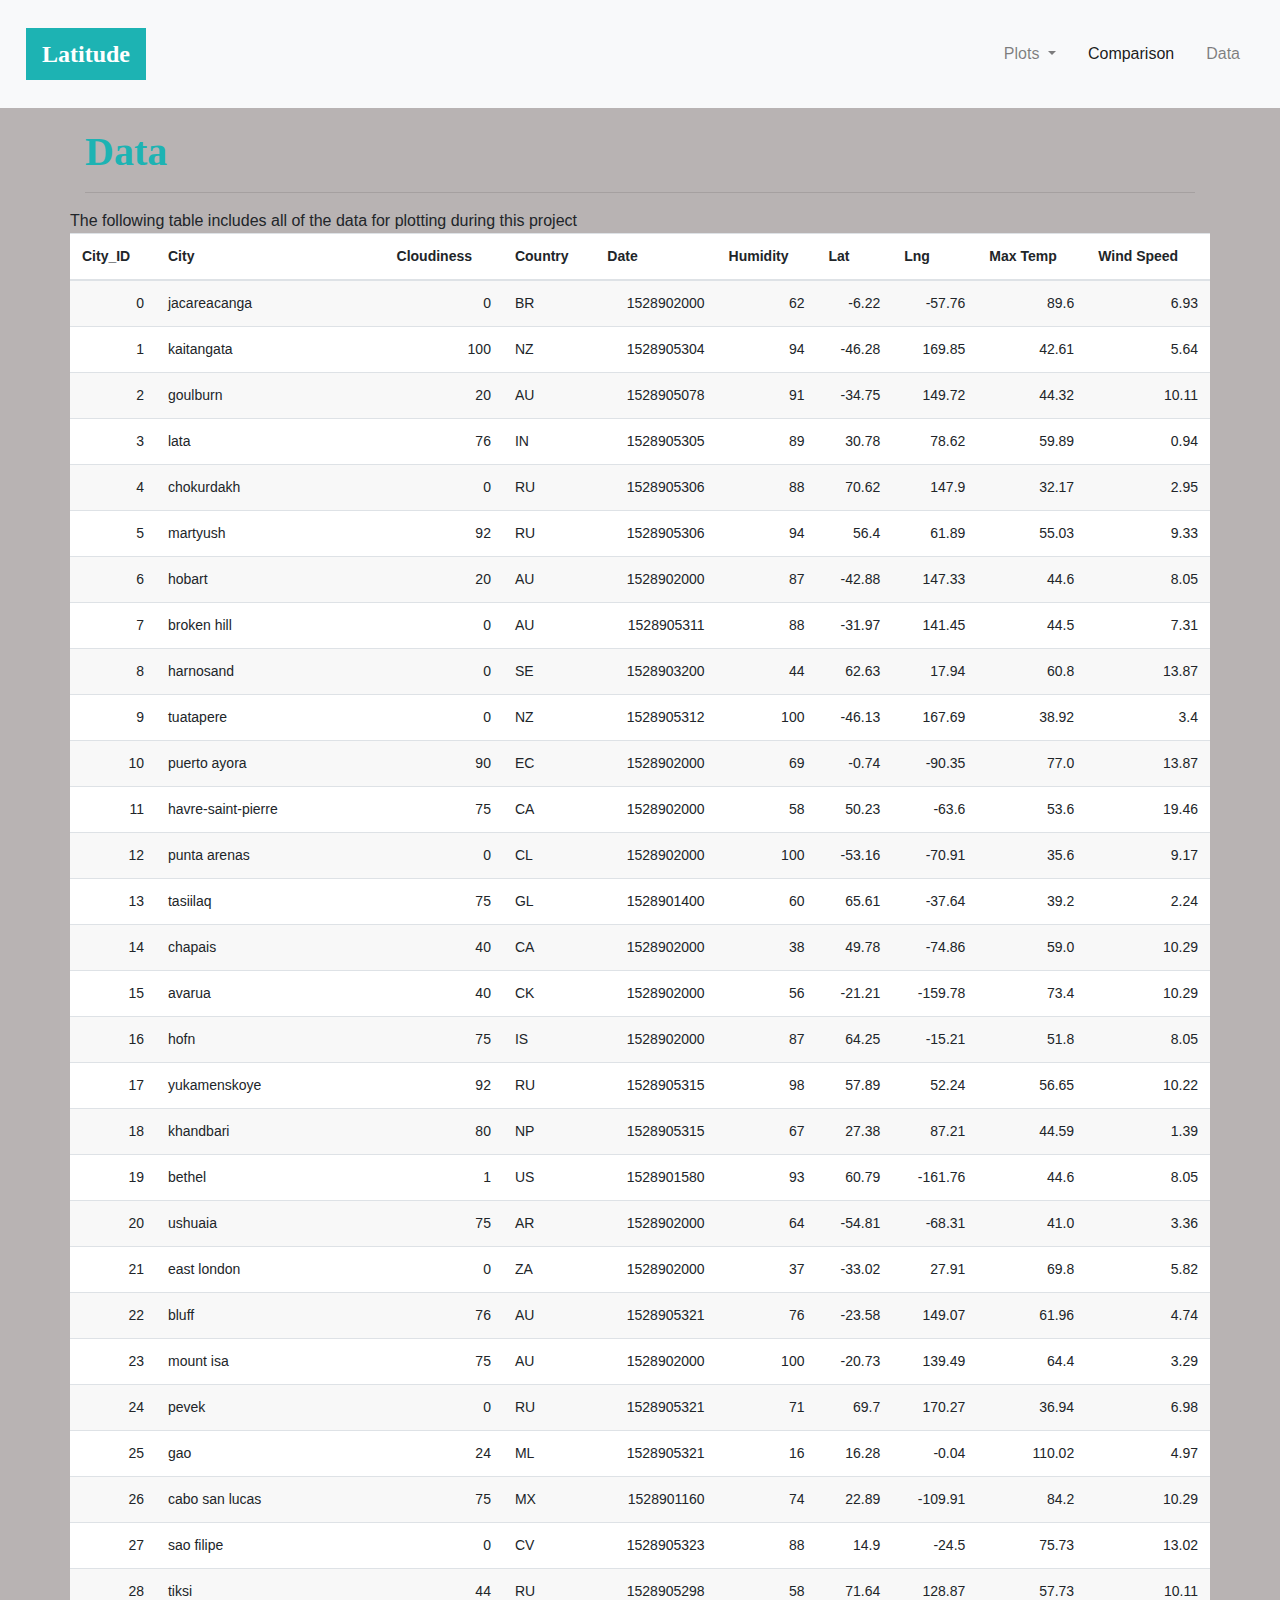
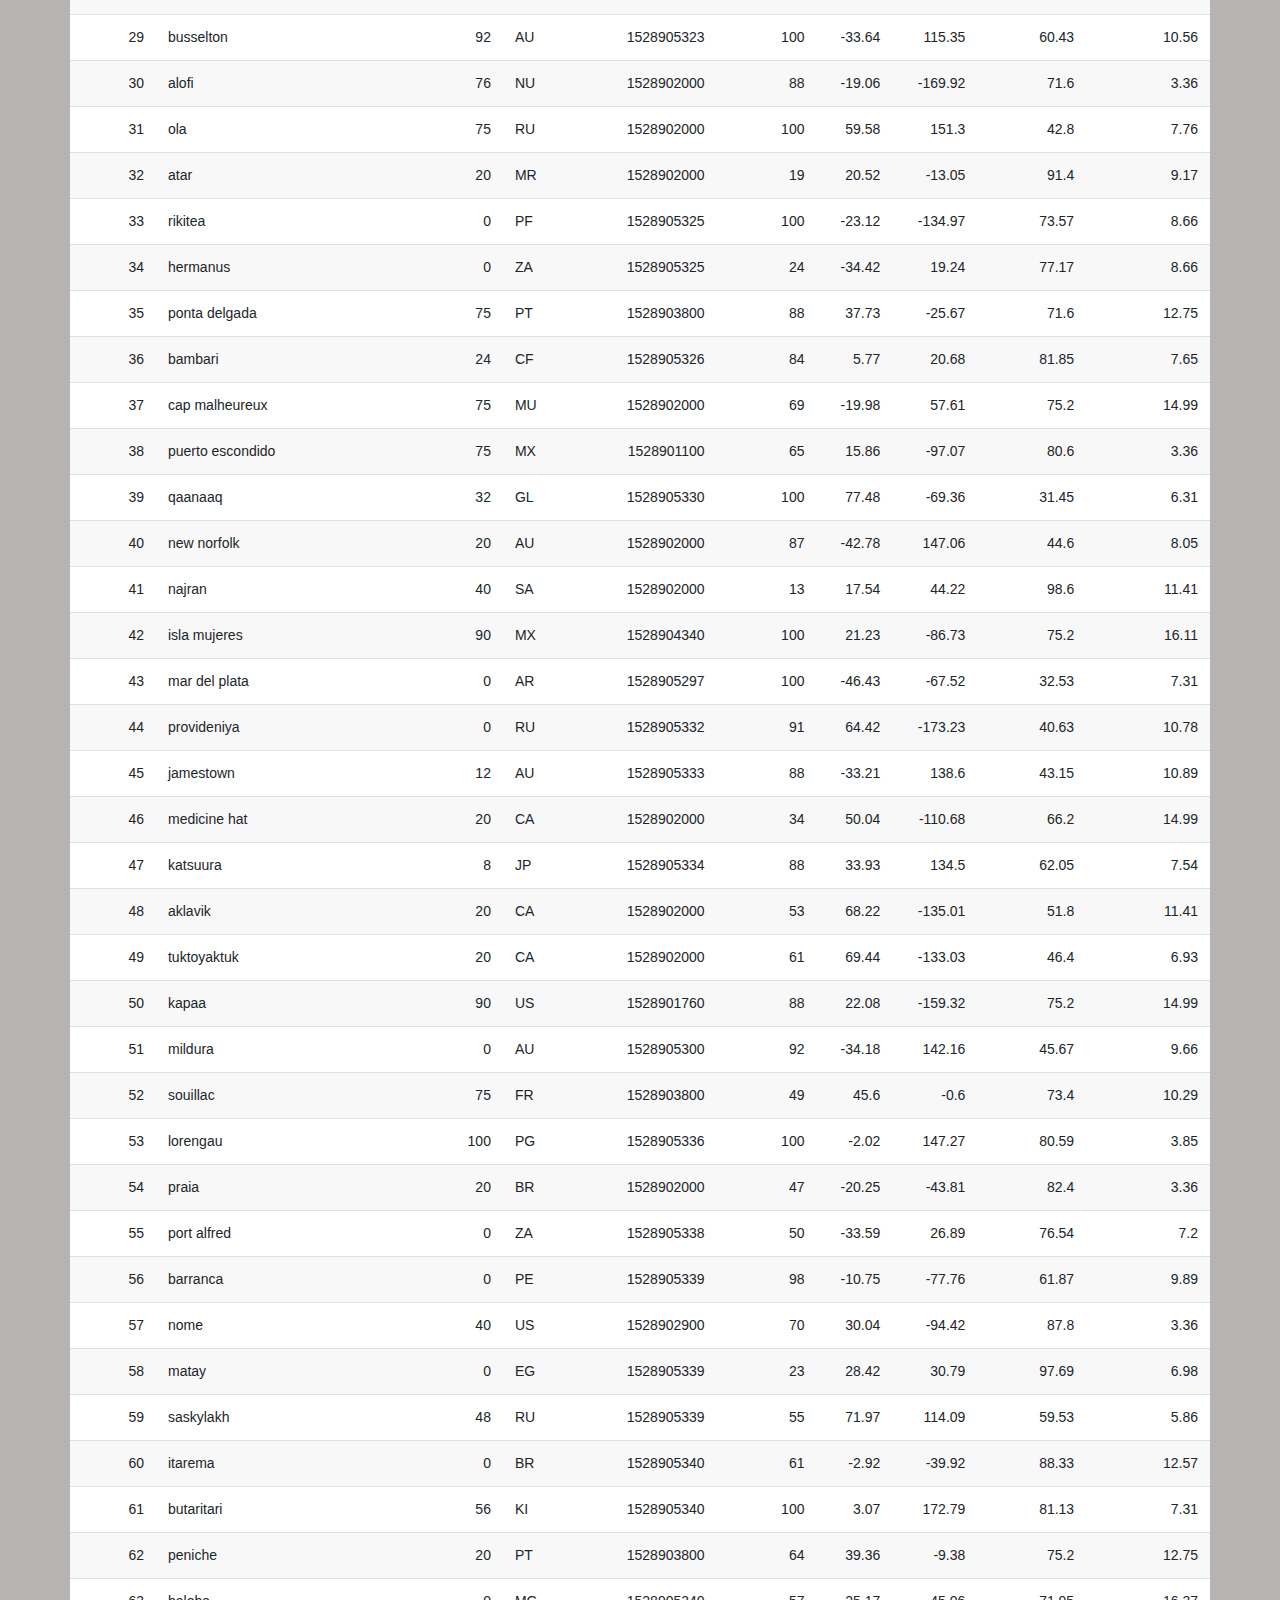
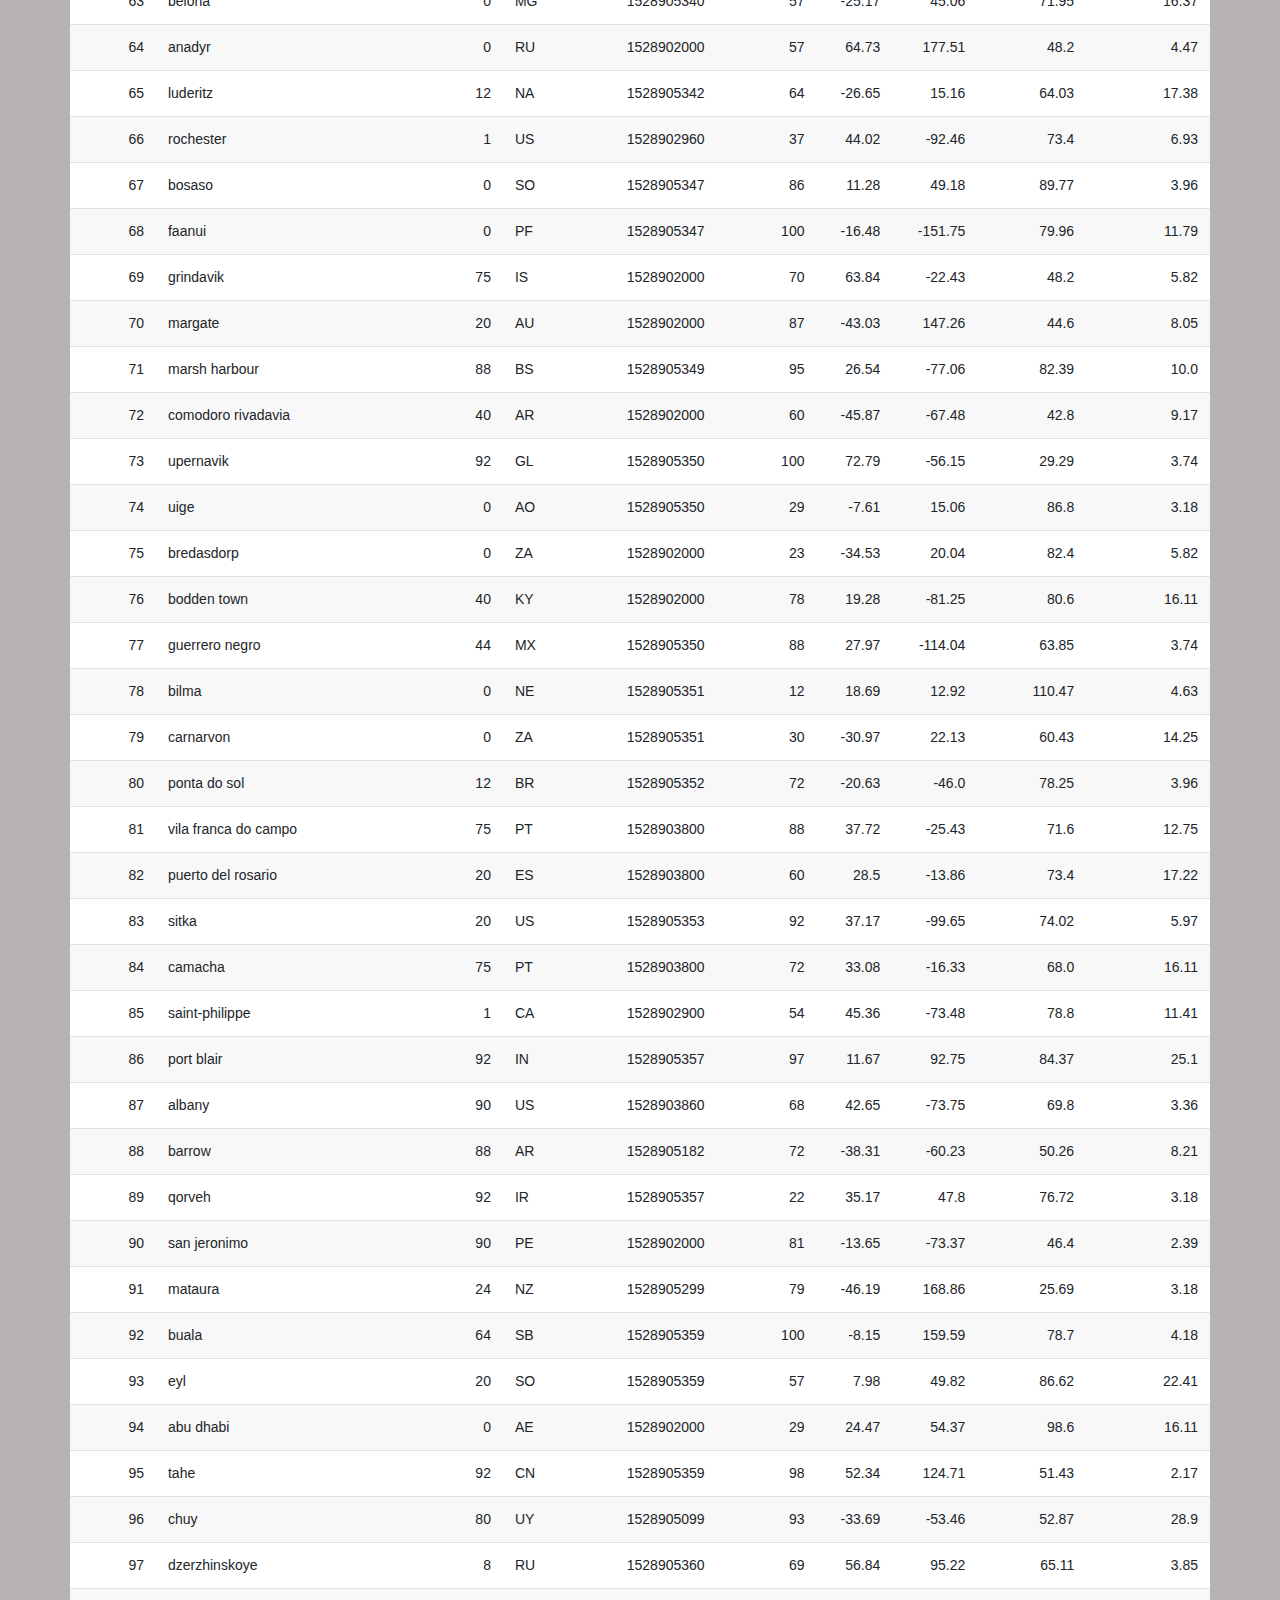
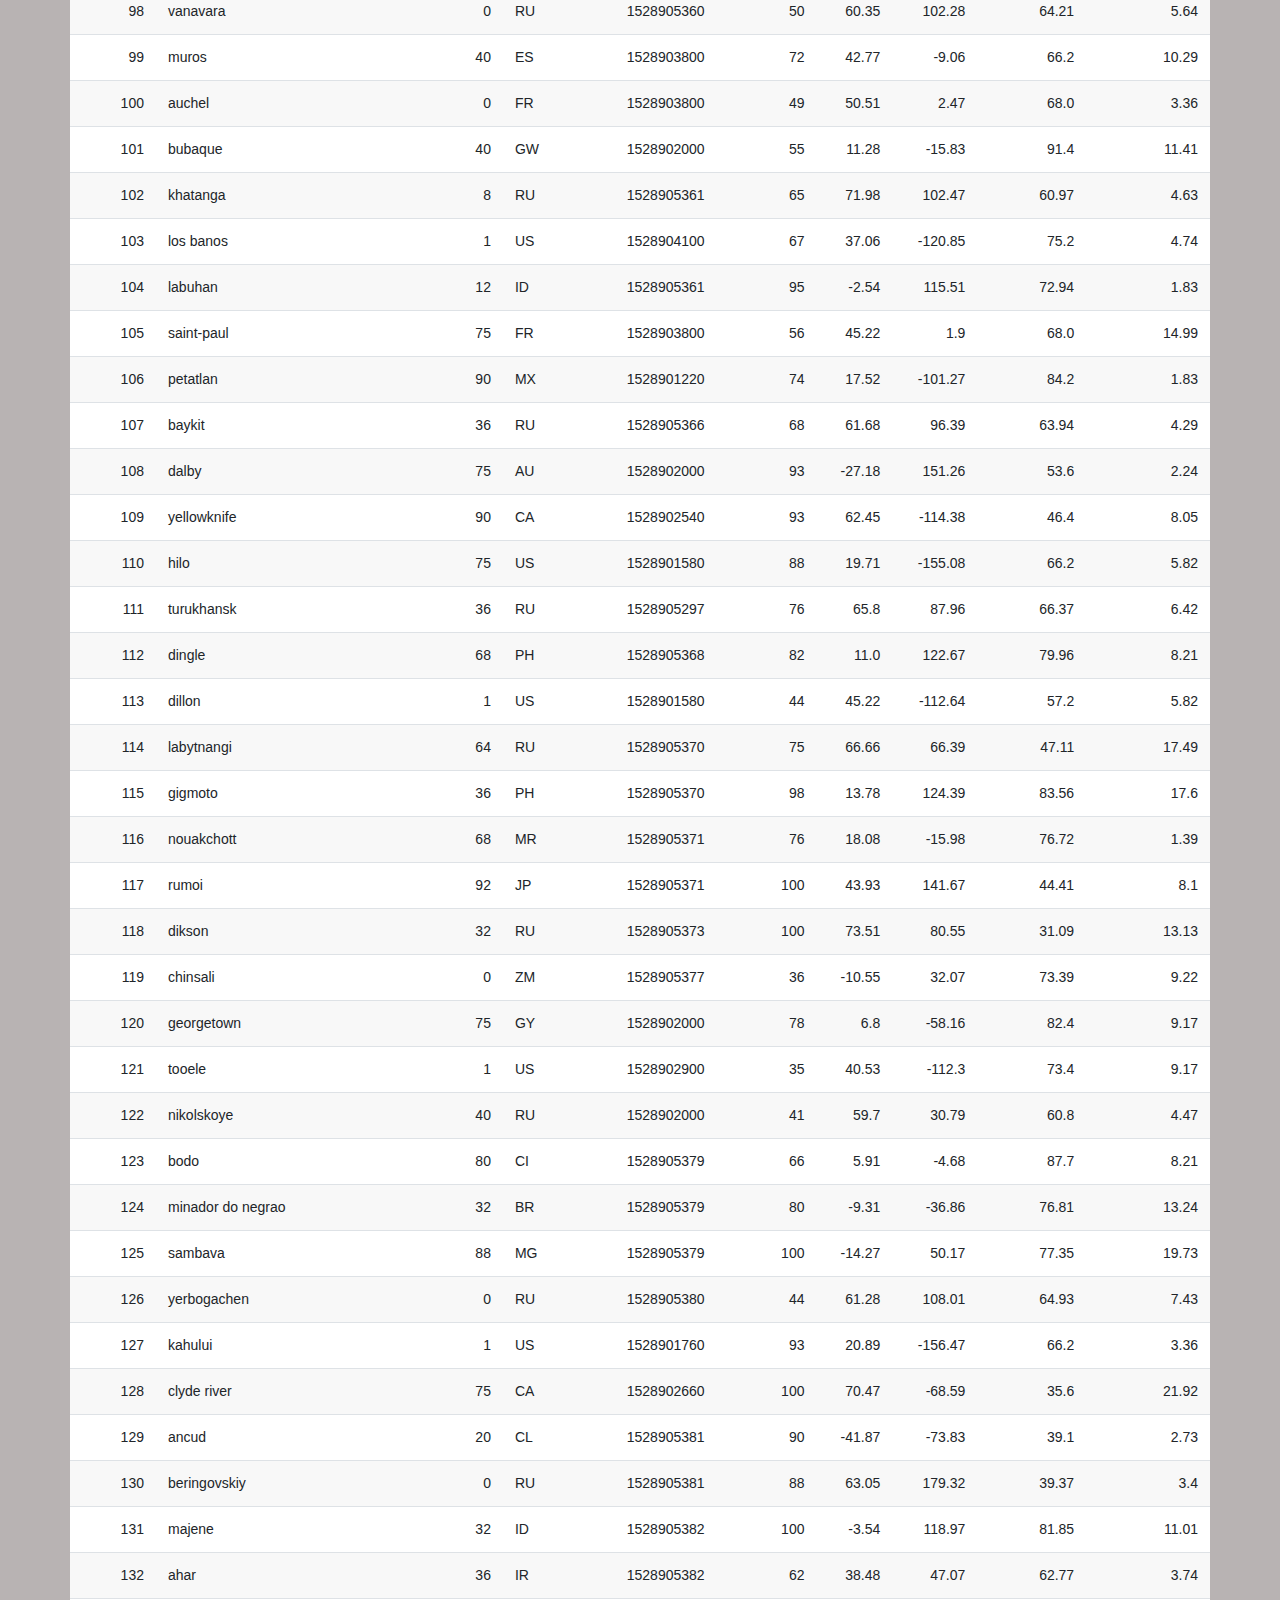
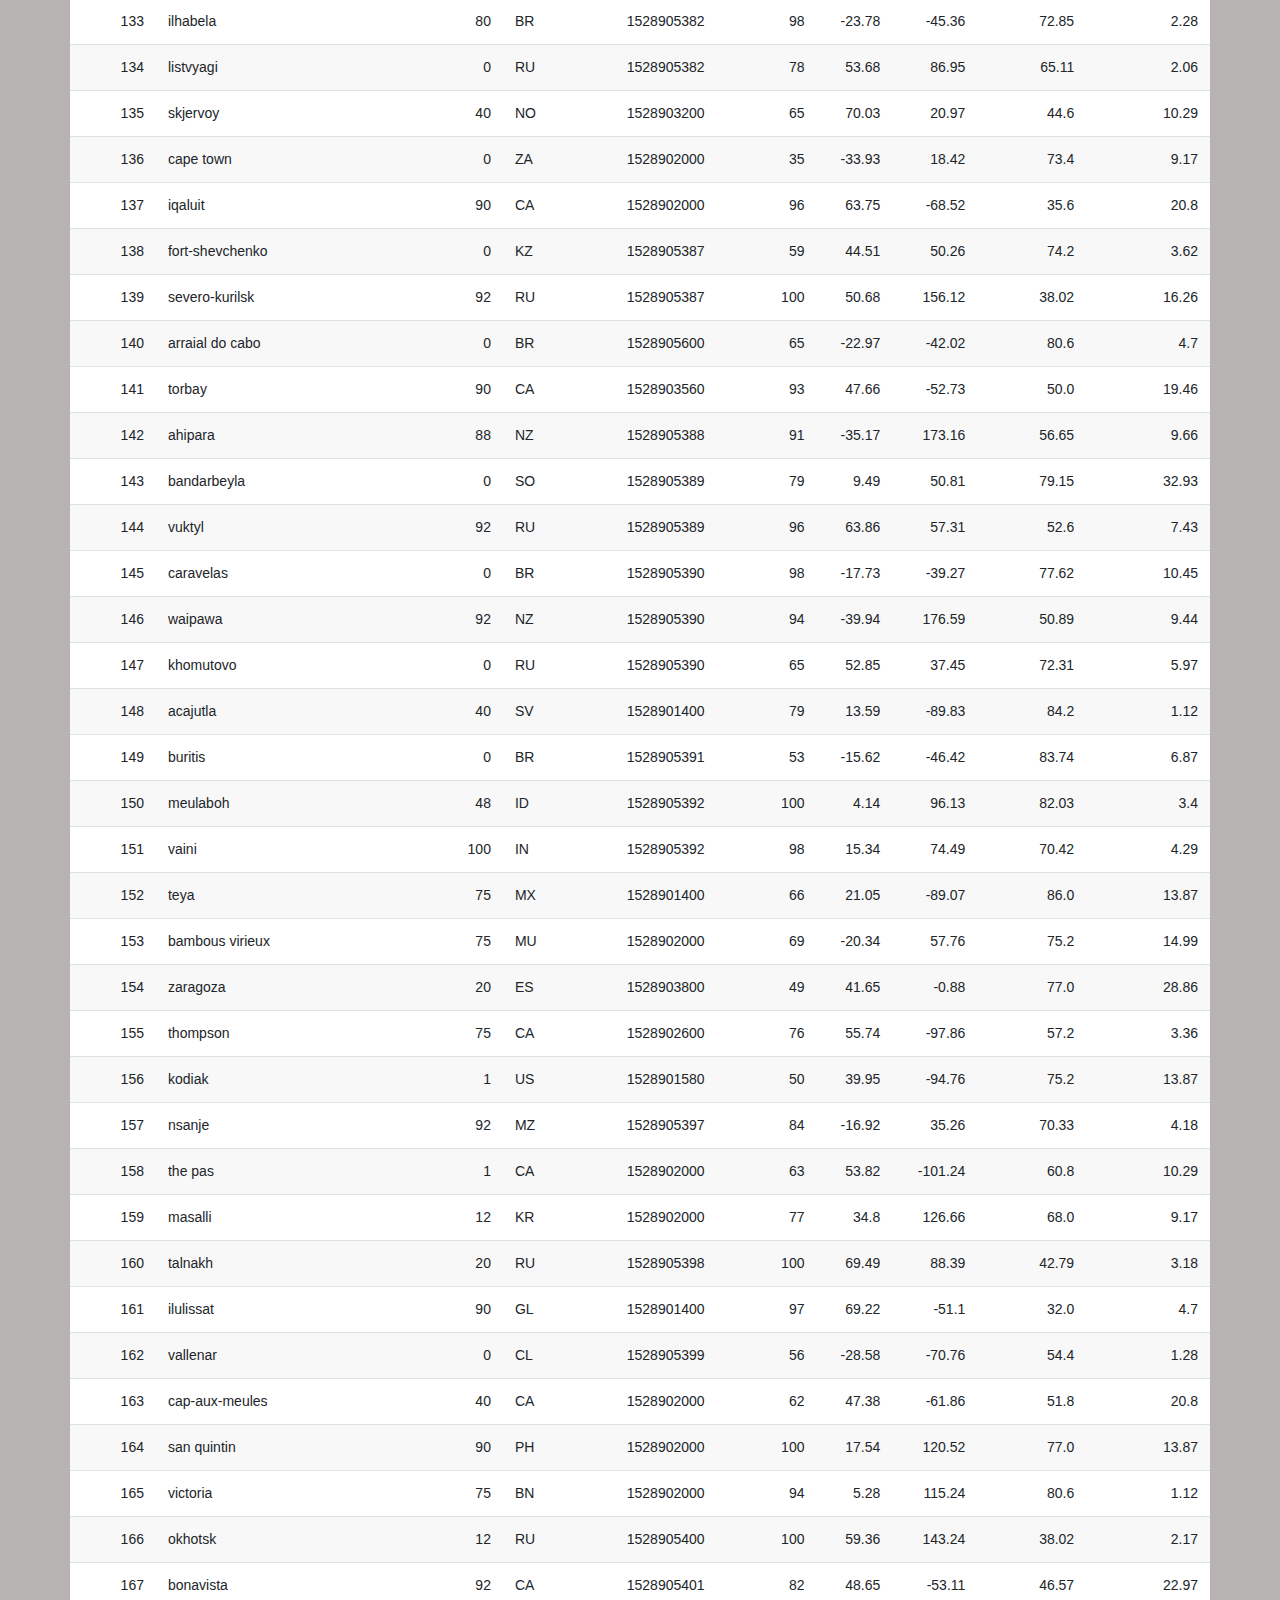
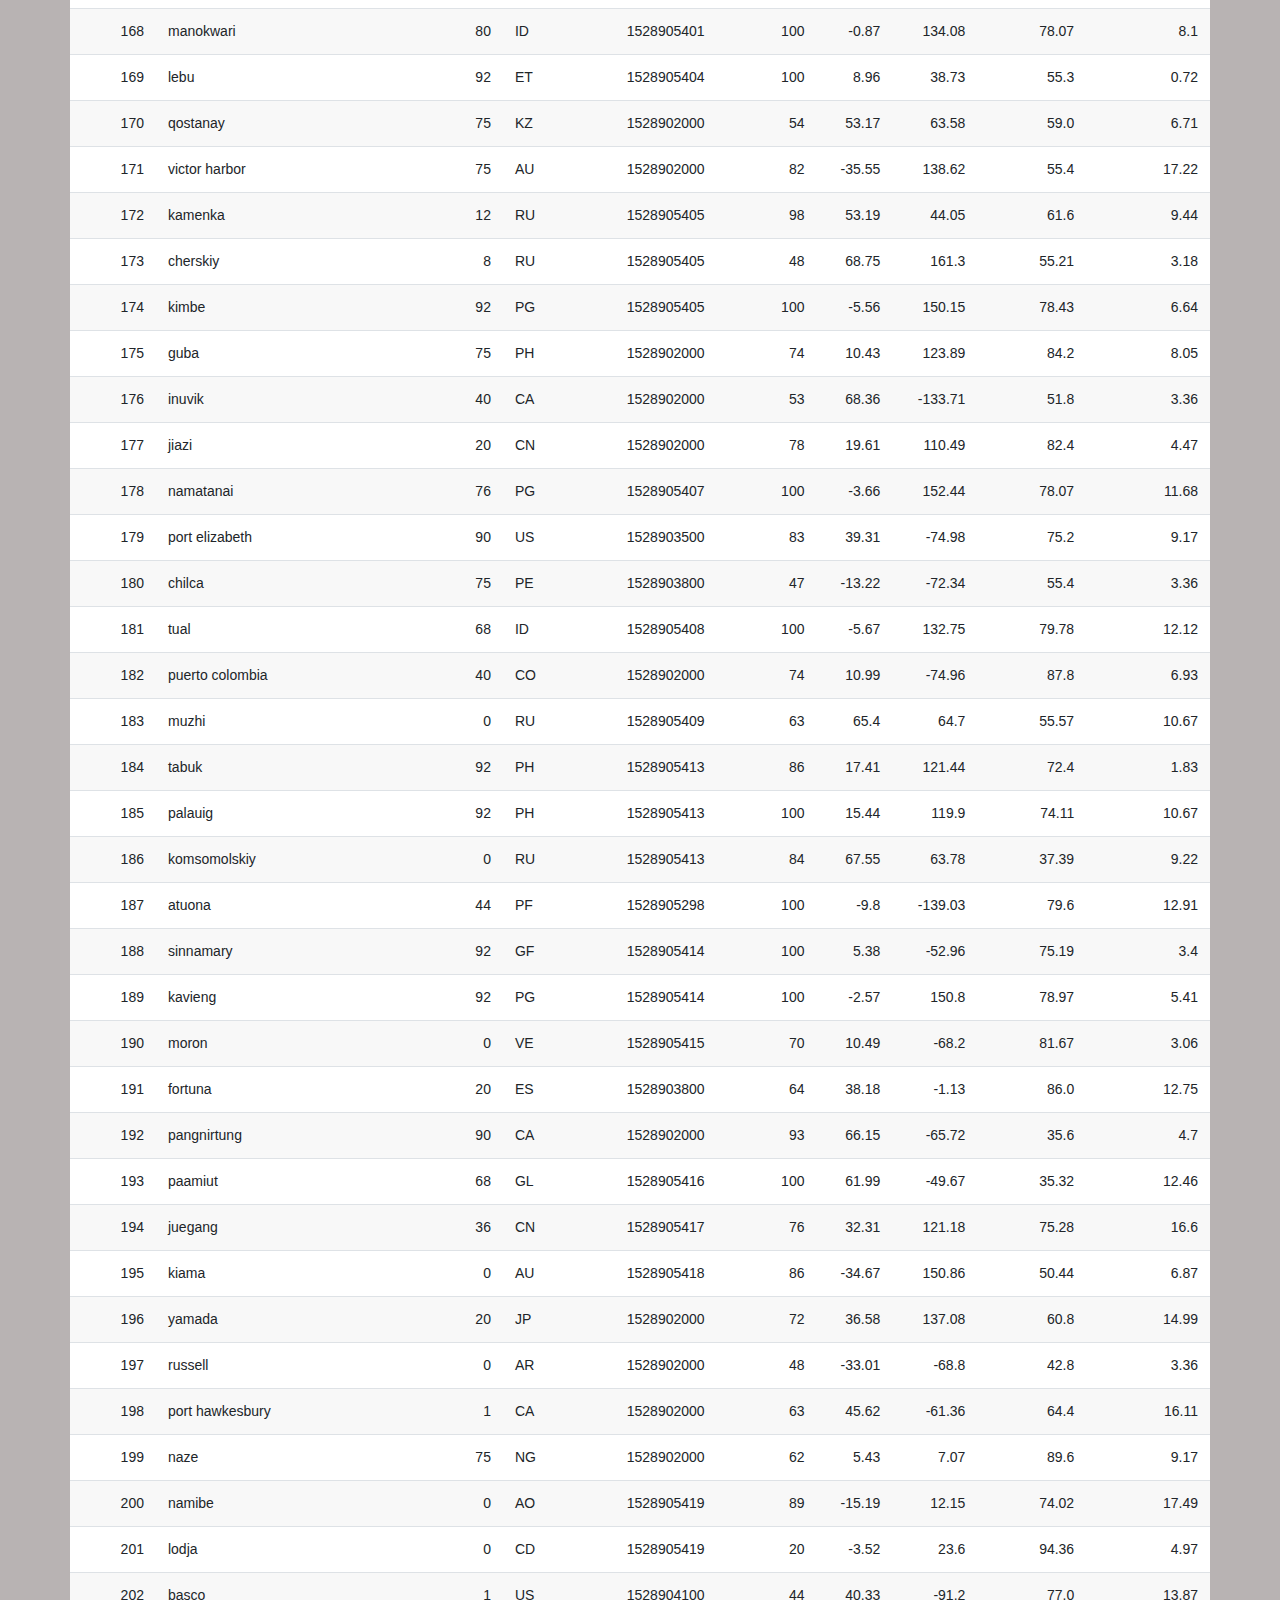
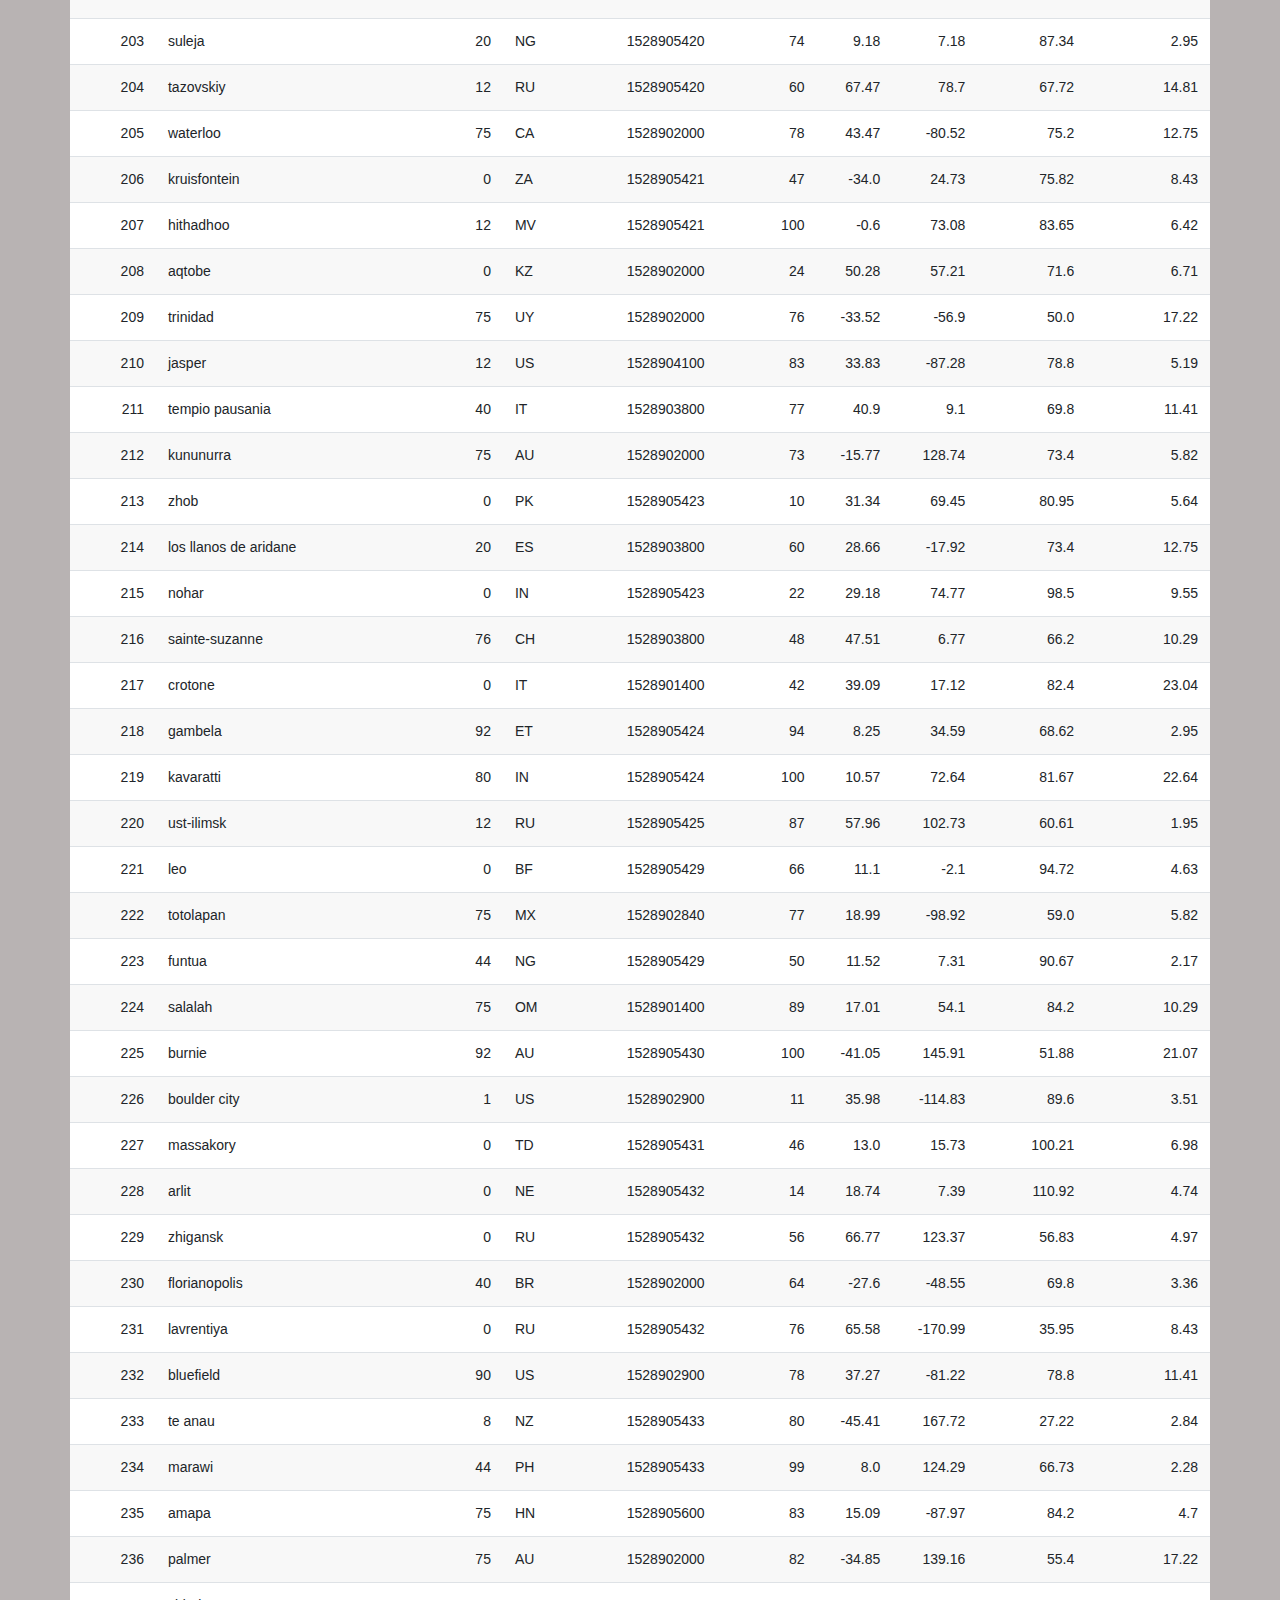
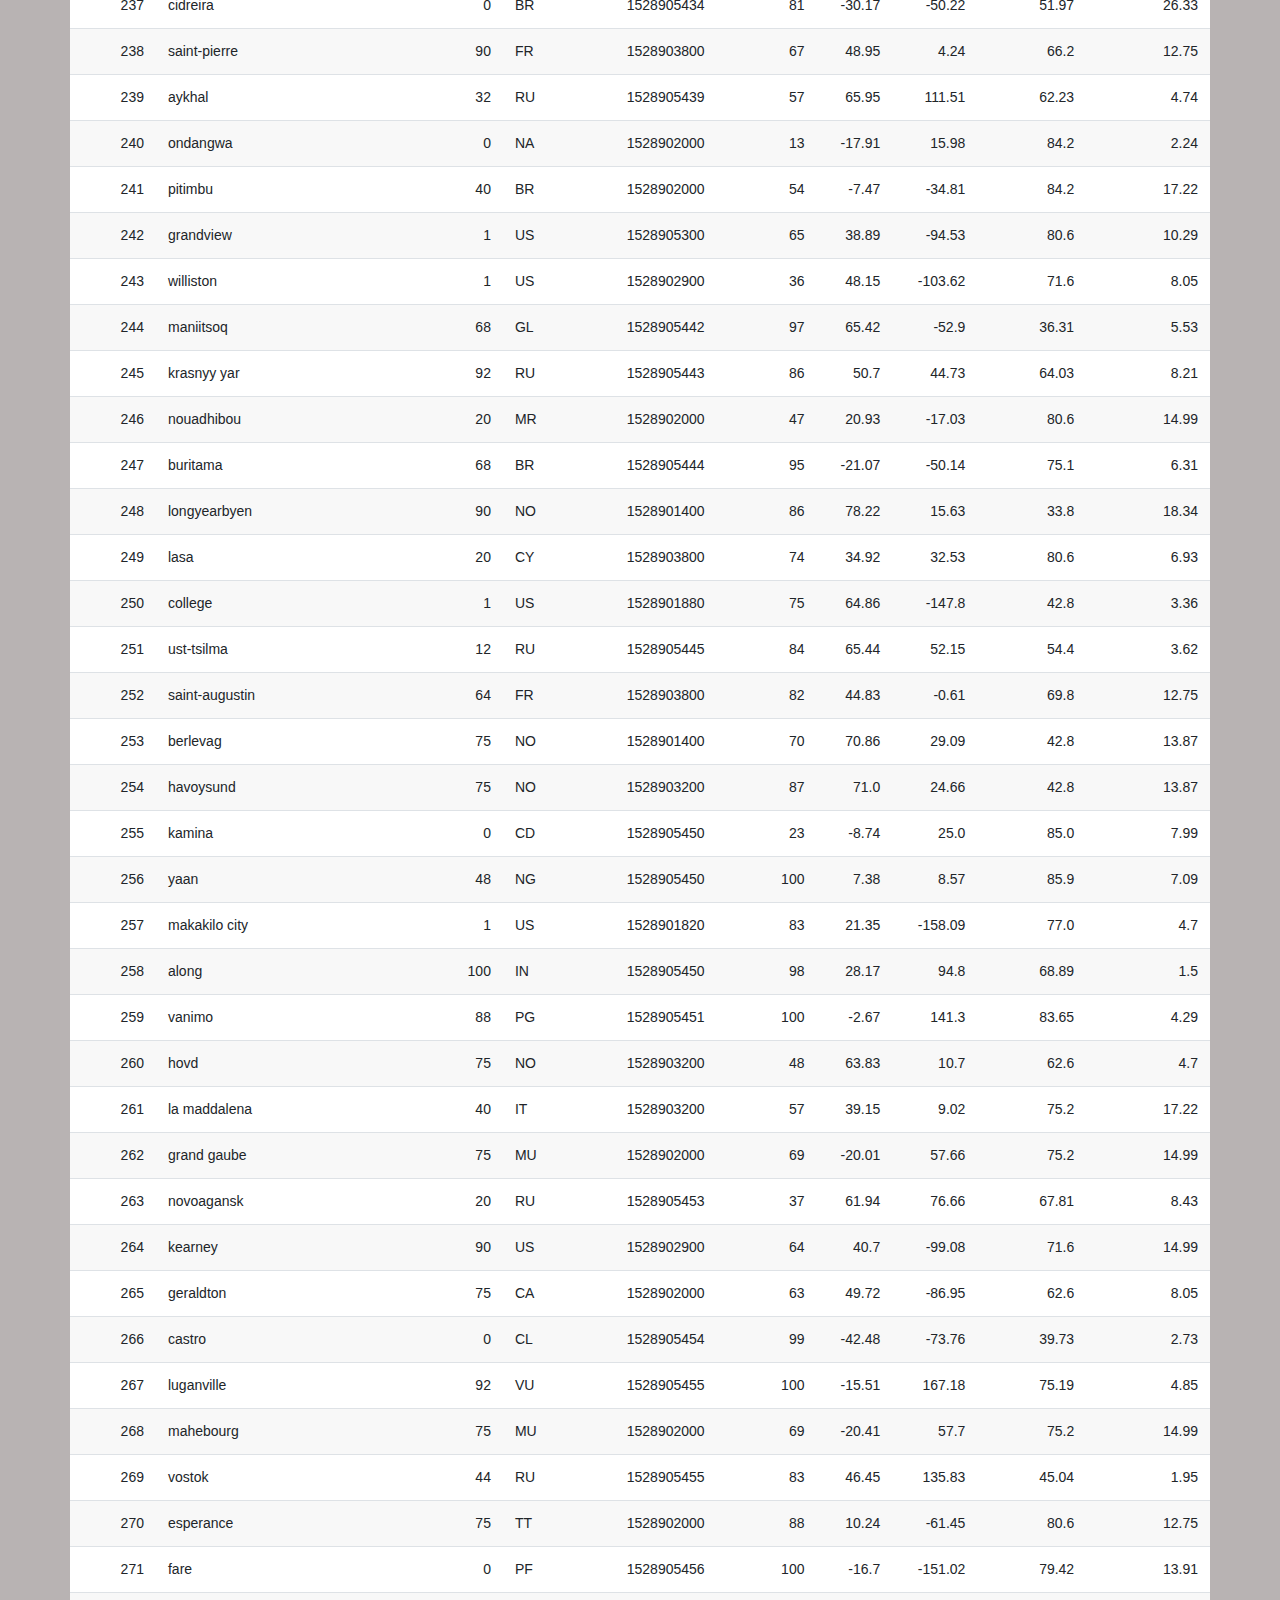
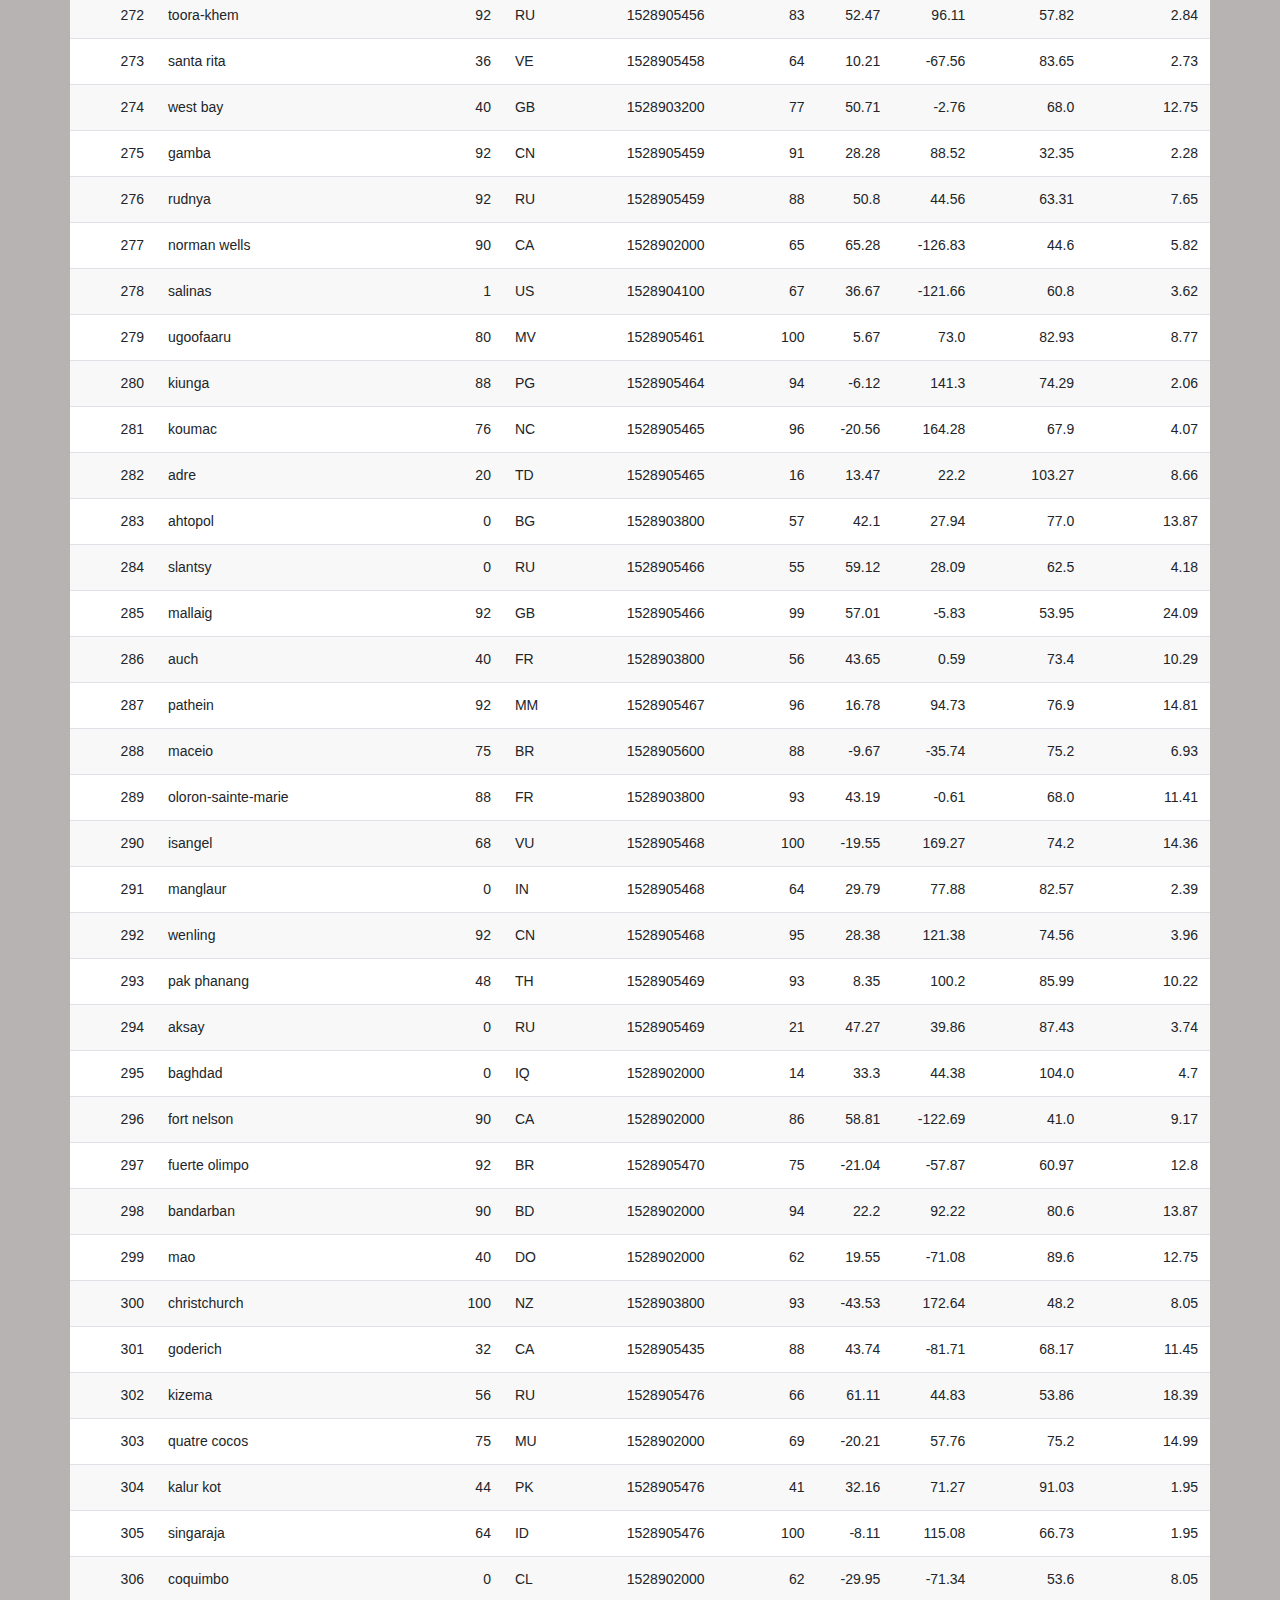
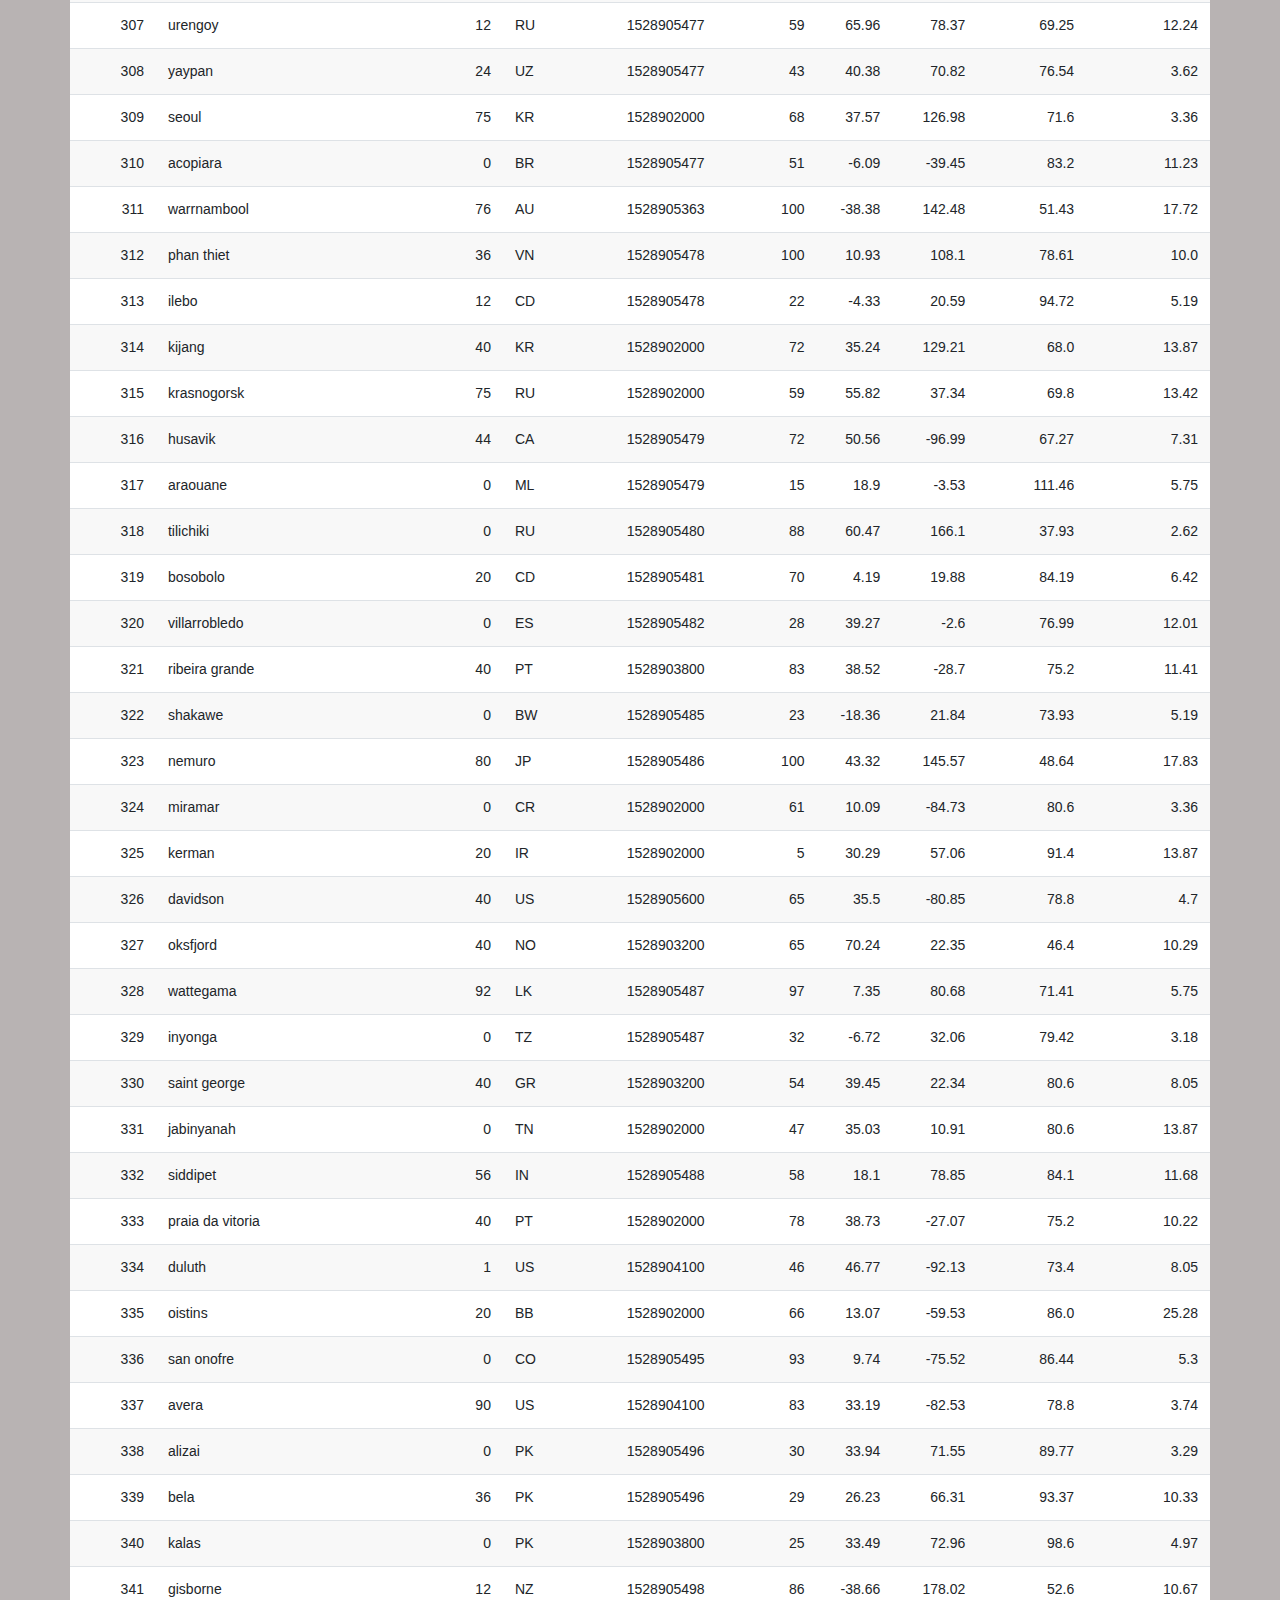
<file: data.html>
<!DOCTYPE html>

<head>

    <style>
        table {
            /* font-family: arial, sans-serif; */
            border-collapse: collapse;
            width: 65%;
        }

        /* td, th {
                  border: 1px solid #dddddd;
                  text-align: left;
                  padding: 8px;
                } */

        th:nth-child(even) {
            background-color: white;
            border-collapse: collapse;
        }

        th:nth-child(odd) {
            background-color: white;
            border-collapse: collapse;
        }

        tr:nth-child(odd) {
            /* background-color: #dddddd; */
            background-color: #F8F8F8;
            border-bottom: 1px solid lightgray;
            border-top: 1px solid lightgray;
            font-weight: 350;
            font-size: 14px;
            border-collapse: collapse;
        }

        tr:nth-child(even) {
            background-color: white;
            font-weight: 350;
            font-size: 14px;
            border-collapse: collapse;
        }

        a {
            color: darkturquoise;
        }
    </style>
    <!-- <meta charset="UTF-8">
    <title>Bootstrap Components</title> -->
    <link rel="stylesheet" href="https://stackpath.bootstrapcdn.com/bootstrap/4.3.1/css/bootstrap.min.css" integrity="sha384-ggOyR0iXCbMQv3Xipma34MD+dH/1fQ784/j6cY/iJTQUOhcWr7x9JvoRxT2MZw1T" crossorigin="anonymous">
    <script src="https://code.jquery.com/jquery-3.3.1.slim.min.js" integrity="sha384-q8i/X+965DzO0rT7abK41JStQIAqVgRVzpbzo5smXKp4YfRvH+8abtTE1Pi6jizo" crossorigin="anonymous"></script>
    <script src="https://cdnjs.cloudflare.com/ajax/libs/popper.js/1.14.7/umd/popper.min.js" integrity="sha384-UO2eT0CpHqdSJQ6hJty5KVphtPhzWj9WO1clHTMGa3JDZwrnQq4sF86dIHNDz0W1" crossorigin="anonymous"></script>
    <script src="https://stackpath.bootstrapcdn.com/bootstrap/4.3.1/js/bootstrap.min.js" integrity="sha384-JjSmVgyd0p3pXB1rRibZUAYoIIy6OrQ6VrjIEaFf/nJGzIxFDsf4x0xIM+B07jRM" crossorigin="anonymous"></script>


    <link rel="stylesheet" href="style.css">
</head>

<body>

    <nav class="navbar navbar-expand-lg navbar-light bg-light">
        <a class="navbar-brand box-nav darkturquoise" href="index.html">Latitude</a>
        <button class="navbar-toggler" type="button" data-toggle="collapse" data-target="#navbarSupportedContent"
            aria-controls="navbarSupportedContent" aria-expanded="false" aria-label="Toggle navigation">
            <span class="navbar-toggler-icon"></span>
        </button>

        <div class="collapse navbar-collapse" id="navbarSupportedContent">
            <ul class="navbar-nav ml-auto">
                <li class="nav-item dropdown">
                    <a class="nav-link dropdown-toggle" href="#" id="navbarDropdown" role="button"
                        data-toggle="dropdown" aria-haspopup="true" aria-expanded="false">
                        Plots
                    </a>
                    <div class="dropdown-menu" aria-labelledby="navbarDropdown">
                        <a class="dropdown-item" href="Temperature.html">Max Temperature</a>
                        <a class="dropdown-item" href="Humidity.html">Humidity</a>
                        <!-- <div class="dropdown-divider"></div> -->
                        <a class="dropdown-item" href="Cloudiness.html">Cloudiness</a>
                        <a class="dropdown-item" href="WindSpeed.html">Wind Speed</a>
                    </div>
                </li>
                <li class="nav-item">
                    <a class="nav-link" href="#"></a>
                </li>
                <li class="nav-item active">
                    <a class="nav-link" href="comparison.html">Comparison <span class="sr-only">(current)</span></a>
                </li>
                <li class="nav-item">
                    <a class="nav-link" href="#"></a>
                </li>
                <li class="nav-item">
                    <a class="nav-link" href="data.html">Data</a>
                </li>
                <li class="nav-item">
                    <a class="nav-link" href="#"></a>
                </li>
            </ul>
        </div>
    </nav>

    <div class="container">
        
        <h1 class= "tittle">Data</h1>
       
        <hr>
        
       
        <div class="row">

                <a>The following table includes all of the data for plotting during this project</a>
                

            <!-- <table class="table table-bordered table-hover table-condensed"> -->
            <table class="table table-hover table-condensed">

                <thead>
                    <!-- <tr> -->
                    <th title="Field #1">City_ID</th>
                    <th title="Field #2">City</th>
                    <th title="Field #3">Cloudiness</th>
                    <th title="Field #4">Country</th>
                    <th title="Field #5">Date</th>
                    <th title="Field #6">Humidity</th>
                    <th title="Field #7">Lat</th>
                    <th title="Field #8">Lng</th>
                    <th title="Field #9">Max Temp</th>
                    <th title="Field #10">Wind Speed</th>
                    <!-- </tr> -->
                </thead>


                <tbody>
                    <tr>
                        <td align="right">0</td>
                        <td>jacareacanga</td>
                        <td align="right">0</td>
                        <td>BR</td>
                        <td align="right">1528902000</td>
                        <td align="right">62</td>
                        <td align="right">-6.22</td>
                        <td align="right">-57.76</td>
                        <td align="right">89.6</td>
                        <td align="right">6.93</td>
                    </tr>
                    <tr>
                        <td align="right">1</td>
                        <td>kaitangata</td>
                        <td align="right">100</td>
                        <td>NZ</td>
                        <td align="right">1528905304</td>
                        <td align="right">94</td>
                        <td align="right">-46.28</td>
                        <td align="right">169.85</td>
                        <td align="right">42.61</td>
                        <td align="right">5.64</td>
                    </tr>
                    <tr>
                        <td align="right">2</td>
                        <td>goulburn</td>
                        <td align="right">20</td>
                        <td>AU</td>
                        <td align="right">1528905078</td>
                        <td align="right">91</td>
                        <td align="right">-34.75</td>
                        <td align="right">149.72</td>
                        <td align="right">44.32</td>
                        <td align="right">10.11</td>
                    </tr>
                    <tr>
                        <td align="right">3</td>
                        <td>lata</td>
                        <td align="right">76</td>
                        <td>IN</td>
                        <td align="right">1528905305</td>
                        <td align="right">89</td>
                        <td align="right">30.78</td>
                        <td align="right">78.62</td>
                        <td align="right">59.89</td>
                        <td align="right">0.94</td>
                    </tr>
                    <tr>
                        <td align="right">4</td>
                        <td>chokurdakh</td>
                        <td align="right">0</td>
                        <td>RU</td>
                        <td align="right">1528905306</td>
                        <td align="right">88</td>
                        <td align="right">70.62</td>
                        <td align="right">147.9</td>
                        <td align="right">32.17</td>
                        <td align="right">2.95</td>
                    </tr>
                    <tr>
                        <td align="right">5</td>
                        <td>martyush</td>
                        <td align="right">92</td>
                        <td>RU</td>
                        <td align="right">1528905306</td>
                        <td align="right">94</td>
                        <td align="right">56.4</td>
                        <td align="right">61.89</td>
                        <td align="right">55.03</td>
                        <td align="right">9.33</td>
                    </tr>
                    <tr>
                        <td align="right">6</td>
                        <td>hobart</td>
                        <td align="right">20</td>
                        <td>AU</td>
                        <td align="right">1528902000</td>
                        <td align="right">87</td>
                        <td align="right">-42.88</td>
                        <td align="right">147.33</td>
                        <td align="right">44.6</td>
                        <td align="right">8.05</td>
                    </tr>
                    <tr>
                        <td align="right">7</td>
                        <td>broken hill</td>
                        <td align="right">0</td>
                        <td>AU</td>
                        <td align="right">1528905311</td>
                        <td align="right">88</td>
                        <td align="right">-31.97</td>
                        <td align="right">141.45</td>
                        <td align="right">44.5</td>
                        <td align="right">7.31</td>
                    </tr>
                    <tr>
                        <td align="right">8</td>
                        <td>harnosand</td>
                        <td align="right">0</td>
                        <td>SE</td>
                        <td align="right">1528903200</td>
                        <td align="right">44</td>
                        <td align="right">62.63</td>
                        <td align="right">17.94</td>
                        <td align="right">60.8</td>
                        <td align="right">13.87</td>
                    </tr>
                    <tr>
                        <td align="right">9</td>
                        <td>tuatapere</td>
                        <td align="right">0</td>
                        <td>NZ</td>
                        <td align="right">1528905312</td>
                        <td align="right">100</td>
                        <td align="right">-46.13</td>
                        <td align="right">167.69</td>
                        <td align="right">38.92</td>
                        <td align="right">3.4</td>
                    </tr>
                    <tr>
                        <td align="right">10</td>
                        <td>puerto ayora</td>
                        <td align="right">90</td>
                        <td>EC</td>
                        <td align="right">1528902000</td>
                        <td align="right">69</td>
                        <td align="right">-0.74</td>
                        <td align="right">-90.35</td>
                        <td align="right">77.0</td>
                        <td align="right">13.87</td>
                    </tr>
                    <tr>
                        <td align="right">11</td>
                        <td>havre-saint-pierre</td>
                        <td align="right">75</td>
                        <td>CA</td>
                        <td align="right">1528902000</td>
                        <td align="right">58</td>
                        <td align="right">50.23</td>
                        <td align="right">-63.6</td>
                        <td align="right">53.6</td>
                        <td align="right">19.46</td>
                    </tr>
                    <tr>
                        <td align="right">12</td>
                        <td>punta arenas</td>
                        <td align="right">0</td>
                        <td>CL</td>
                        <td align="right">1528902000</td>
                        <td align="right">100</td>
                        <td align="right">-53.16</td>
                        <td align="right">-70.91</td>
                        <td align="right">35.6</td>
                        <td align="right">9.17</td>
                    </tr>
                    <tr>
                        <td align="right">13</td>
                        <td>tasiilaq</td>
                        <td align="right">75</td>
                        <td>GL</td>
                        <td align="right">1528901400</td>
                        <td align="right">60</td>
                        <td align="right">65.61</td>
                        <td align="right">-37.64</td>
                        <td align="right">39.2</td>
                        <td align="right">2.24</td>
                    </tr>
                    <tr>
                        <td align="right">14</td>
                        <td>chapais</td>
                        <td align="right">40</td>
                        <td>CA</td>
                        <td align="right">1528902000</td>
                        <td align="right">38</td>
                        <td align="right">49.78</td>
                        <td align="right">-74.86</td>
                        <td align="right">59.0</td>
                        <td align="right">10.29</td>
                    </tr>
                    <tr>
                        <td align="right">15</td>
                        <td>avarua</td>
                        <td align="right">40</td>
                        <td>CK</td>
                        <td align="right">1528902000</td>
                        <td align="right">56</td>
                        <td align="right">-21.21</td>
                        <td align="right">-159.78</td>
                        <td align="right">73.4</td>
                        <td align="right">10.29</td>
                    </tr>
                    <tr>
                        <td align="right">16</td>
                        <td>hofn</td>
                        <td align="right">75</td>
                        <td>IS</td>
                        <td align="right">1528902000</td>
                        <td align="right">87</td>
                        <td align="right">64.25</td>
                        <td align="right">-15.21</td>
                        <td align="right">51.8</td>
                        <td align="right">8.05</td>
                    </tr>
                    <tr>
                        <td align="right">17</td>
                        <td>yukamenskoye</td>
                        <td align="right">92</td>
                        <td>RU</td>
                        <td align="right">1528905315</td>
                        <td align="right">98</td>
                        <td align="right">57.89</td>
                        <td align="right">52.24</td>
                        <td align="right">56.65</td>
                        <td align="right">10.22</td>
                    </tr>
                    <tr>
                        <td align="right">18</td>
                        <td>khandbari</td>
                        <td align="right">80</td>
                        <td>NP</td>
                        <td align="right">1528905315</td>
                        <td align="right">67</td>
                        <td align="right">27.38</td>
                        <td align="right">87.21</td>
                        <td align="right">44.59</td>
                        <td align="right">1.39</td>
                    </tr>
                    <tr>
                        <td align="right">19</td>
                        <td>bethel</td>
                        <td align="right">1</td>
                        <td>US</td>
                        <td align="right">1528901580</td>
                        <td align="right">93</td>
                        <td align="right">60.79</td>
                        <td align="right">-161.76</td>
                        <td align="right">44.6</td>
                        <td align="right">8.05</td>
                    </tr>
                    <tr>
                        <td align="right">20</td>
                        <td>ushuaia</td>
                        <td align="right">75</td>
                        <td>AR</td>
                        <td align="right">1528902000</td>
                        <td align="right">64</td>
                        <td align="right">-54.81</td>
                        <td align="right">-68.31</td>
                        <td align="right">41.0</td>
                        <td align="right">3.36</td>
                    </tr>
                    <tr>
                        <td align="right">21</td>
                        <td>east london</td>
                        <td align="right">0</td>
                        <td>ZA</td>
                        <td align="right">1528902000</td>
                        <td align="right">37</td>
                        <td align="right">-33.02</td>
                        <td align="right">27.91</td>
                        <td align="right">69.8</td>
                        <td align="right">5.82</td>
                    </tr>
                    <tr>
                        <td align="right">22</td>
                        <td>bluff</td>
                        <td align="right">76</td>
                        <td>AU</td>
                        <td align="right">1528905321</td>
                        <td align="right">76</td>
                        <td align="right">-23.58</td>
                        <td align="right">149.07</td>
                        <td align="right">61.96</td>
                        <td align="right">4.74</td>
                    </tr>
                    <tr>
                        <td align="right">23</td>
                        <td>mount isa</td>
                        <td align="right">75</td>
                        <td>AU</td>
                        <td align="right">1528902000</td>
                        <td align="right">100</td>
                        <td align="right">-20.73</td>
                        <td align="right">139.49</td>
                        <td align="right">64.4</td>
                        <td align="right">3.29</td>
                    </tr>
                    <tr>
                        <td align="right">24</td>
                        <td>pevek</td>
                        <td align="right">0</td>
                        <td>RU</td>
                        <td align="right">1528905321</td>
                        <td align="right">71</td>
                        <td align="right">69.7</td>
                        <td align="right">170.27</td>
                        <td align="right">36.94</td>
                        <td align="right">6.98</td>
                    </tr>
                    <tr>
                        <td align="right">25</td>
                        <td>gao</td>
                        <td align="right">24</td>
                        <td>ML</td>
                        <td align="right">1528905321</td>
                        <td align="right">16</td>
                        <td align="right">16.28</td>
                        <td align="right">-0.04</td>
                        <td align="right">110.02</td>
                        <td align="right">4.97</td>
                    </tr>
                    <tr>
                        <td align="right">26</td>
                        <td>cabo san lucas</td>
                        <td align="right">75</td>
                        <td>MX</td>
                        <td align="right">1528901160</td>
                        <td align="right">74</td>
                        <td align="right">22.89</td>
                        <td align="right">-109.91</td>
                        <td align="right">84.2</td>
                        <td align="right">10.29</td>
                    </tr>
                    <tr>
                        <td align="right">27</td>
                        <td>sao filipe</td>
                        <td align="right">0</td>
                        <td>CV</td>
                        <td align="right">1528905323</td>
                        <td align="right">88</td>
                        <td align="right">14.9</td>
                        <td align="right">-24.5</td>
                        <td align="right">75.73</td>
                        <td align="right">13.02</td>
                    </tr>
                    <tr>
                        <td align="right">28</td>
                        <td>tiksi</td>
                        <td align="right">44</td>
                        <td>RU</td>
                        <td align="right">1528905298</td>
                        <td align="right">58</td>
                        <td align="right">71.64</td>
                        <td align="right">128.87</td>
                        <td align="right">57.73</td>
                        <td align="right">10.11</td>
                    </tr>
                    <tr>
                        <td align="right">29</td>
                        <td>busselton</td>
                        <td align="right">92</td>
                        <td>AU</td>
                        <td align="right">1528905323</td>
                        <td align="right">100</td>
                        <td align="right">-33.64</td>
                        <td align="right">115.35</td>
                        <td align="right">60.43</td>
                        <td align="right">10.56</td>
                    </tr>
                    <tr>
                        <td align="right">30</td>
                        <td>alofi</td>
                        <td align="right">76</td>
                        <td>NU</td>
                        <td align="right">1528902000</td>
                        <td align="right">88</td>
                        <td align="right">-19.06</td>
                        <td align="right">-169.92</td>
                        <td align="right">71.6</td>
                        <td align="right">3.36</td>
                    </tr>
                    <tr>
                        <td align="right">31</td>
                        <td>ola</td>
                        <td align="right">75</td>
                        <td>RU</td>
                        <td align="right">1528902000</td>
                        <td align="right">100</td>
                        <td align="right">59.58</td>
                        <td align="right">151.3</td>
                        <td align="right">42.8</td>
                        <td align="right">7.76</td>
                    </tr>
                    <tr>
                        <td align="right">32</td>
                        <td>atar</td>
                        <td align="right">20</td>
                        <td>MR</td>
                        <td align="right">1528902000</td>
                        <td align="right">19</td>
                        <td align="right">20.52</td>
                        <td align="right">-13.05</td>
                        <td align="right">91.4</td>
                        <td align="right">9.17</td>
                    </tr>
                    <tr>
                        <td align="right">33</td>
                        <td>rikitea</td>
                        <td align="right">0</td>
                        <td>PF</td>
                        <td align="right">1528905325</td>
                        <td align="right">100</td>
                        <td align="right">-23.12</td>
                        <td align="right">-134.97</td>
                        <td align="right">73.57</td>
                        <td align="right">8.66</td>
                    </tr>
                    <tr>
                        <td align="right">34</td>
                        <td>hermanus</td>
                        <td align="right">0</td>
                        <td>ZA</td>
                        <td align="right">1528905325</td>
                        <td align="right">24</td>
                        <td align="right">-34.42</td>
                        <td align="right">19.24</td>
                        <td align="right">77.17</td>
                        <td align="right">8.66</td>
                    </tr>
                    <tr>
                        <td align="right">35</td>
                        <td>ponta delgada</td>
                        <td align="right">75</td>
                        <td>PT</td>
                        <td align="right">1528903800</td>
                        <td align="right">88</td>
                        <td align="right">37.73</td>
                        <td align="right">-25.67</td>
                        <td align="right">71.6</td>
                        <td align="right">12.75</td>
                    </tr>
                    <tr>
                        <td align="right">36</td>
                        <td>bambari</td>
                        <td align="right">24</td>
                        <td>CF</td>
                        <td align="right">1528905326</td>
                        <td align="right">84</td>
                        <td align="right">5.77</td>
                        <td align="right">20.68</td>
                        <td align="right">81.85</td>
                        <td align="right">7.65</td>
                    </tr>
                    <tr>
                        <td align="right">37</td>
                        <td>cap malheureux</td>
                        <td align="right">75</td>
                        <td>MU</td>
                        <td align="right">1528902000</td>
                        <td align="right">69</td>
                        <td align="right">-19.98</td>
                        <td align="right">57.61</td>
                        <td align="right">75.2</td>
                        <td align="right">14.99</td>
                    </tr>
                    <tr>
                        <td align="right">38</td>
                        <td>puerto escondido</td>
                        <td align="right">75</td>
                        <td>MX</td>
                        <td align="right">1528901100</td>
                        <td align="right">65</td>
                        <td align="right">15.86</td>
                        <td align="right">-97.07</td>
                        <td align="right">80.6</td>
                        <td align="right">3.36</td>
                    </tr>
                    <tr>
                        <td align="right">39</td>
                        <td>qaanaaq</td>
                        <td align="right">32</td>
                        <td>GL</td>
                        <td align="right">1528905330</td>
                        <td align="right">100</td>
                        <td align="right">77.48</td>
                        <td align="right">-69.36</td>
                        <td align="right">31.45</td>
                        <td align="right">6.31</td>
                    </tr>
                    <tr>
                        <td align="right">40</td>
                        <td>new norfolk</td>
                        <td align="right">20</td>
                        <td>AU</td>
                        <td align="right">1528902000</td>
                        <td align="right">87</td>
                        <td align="right">-42.78</td>
                        <td align="right">147.06</td>
                        <td align="right">44.6</td>
                        <td align="right">8.05</td>
                    </tr>
                    <tr>
                        <td align="right">41</td>
                        <td>najran</td>
                        <td align="right">40</td>
                        <td>SA</td>
                        <td align="right">1528902000</td>
                        <td align="right">13</td>
                        <td align="right">17.54</td>
                        <td align="right">44.22</td>
                        <td align="right">98.6</td>
                        <td align="right">11.41</td>
                    </tr>
                    <tr>
                        <td align="right">42</td>
                        <td>isla mujeres</td>
                        <td align="right">90</td>
                        <td>MX</td>
                        <td align="right">1528904340</td>
                        <td align="right">100</td>
                        <td align="right">21.23</td>
                        <td align="right">-86.73</td>
                        <td align="right">75.2</td>
                        <td align="right">16.11</td>
                    </tr>
                    <tr>
                        <td align="right">43</td>
                        <td>mar del plata</td>
                        <td align="right">0</td>
                        <td>AR</td>
                        <td align="right">1528905297</td>
                        <td align="right">100</td>
                        <td align="right">-46.43</td>
                        <td align="right">-67.52</td>
                        <td align="right">32.53</td>
                        <td align="right">7.31</td>
                    </tr>
                    <tr>
                        <td align="right">44</td>
                        <td>provideniya</td>
                        <td align="right">0</td>
                        <td>RU</td>
                        <td align="right">1528905332</td>
                        <td align="right">91</td>
                        <td align="right">64.42</td>
                        <td align="right">-173.23</td>
                        <td align="right">40.63</td>
                        <td align="right">10.78</td>
                    </tr>
                    <tr>
                        <td align="right">45</td>
                        <td>jamestown</td>
                        <td align="right">12</td>
                        <td>AU</td>
                        <td align="right">1528905333</td>
                        <td align="right">88</td>
                        <td align="right">-33.21</td>
                        <td align="right">138.6</td>
                        <td align="right">43.15</td>
                        <td align="right">10.89</td>
                    </tr>
                    <tr>
                        <td align="right">46</td>
                        <td>medicine hat</td>
                        <td align="right">20</td>
                        <td>CA</td>
                        <td align="right">1528902000</td>
                        <td align="right">34</td>
                        <td align="right">50.04</td>
                        <td align="right">-110.68</td>
                        <td align="right">66.2</td>
                        <td align="right">14.99</td>
                    </tr>
                    <tr>
                        <td align="right">47</td>
                        <td>katsuura</td>
                        <td align="right">8</td>
                        <td>JP</td>
                        <td align="right">1528905334</td>
                        <td align="right">88</td>
                        <td align="right">33.93</td>
                        <td align="right">134.5</td>
                        <td align="right">62.05</td>
                        <td align="right">7.54</td>
                    </tr>
                    <tr>
                        <td align="right">48</td>
                        <td>aklavik</td>
                        <td align="right">20</td>
                        <td>CA</td>
                        <td align="right">1528902000</td>
                        <td align="right">53</td>
                        <td align="right">68.22</td>
                        <td align="right">-135.01</td>
                        <td align="right">51.8</td>
                        <td align="right">11.41</td>
                    </tr>
                    <tr>
                        <td align="right">49</td>
                        <td>tuktoyaktuk</td>
                        <td align="right">20</td>
                        <td>CA</td>
                        <td align="right">1528902000</td>
                        <td align="right">61</td>
                        <td align="right">69.44</td>
                        <td align="right">-133.03</td>
                        <td align="right">46.4</td>
                        <td align="right">6.93</td>
                    </tr>
                    <tr>
                        <td align="right">50</td>
                        <td>kapaa</td>
                        <td align="right">90</td>
                        <td>US</td>
                        <td align="right">1528901760</td>
                        <td align="right">88</td>
                        <td align="right">22.08</td>
                        <td align="right">-159.32</td>
                        <td align="right">75.2</td>
                        <td align="right">14.99</td>
                    </tr>
                    <tr>
                        <td align="right">51</td>
                        <td>mildura</td>
                        <td align="right">0</td>
                        <td>AU</td>
                        <td align="right">1528905300</td>
                        <td align="right">92</td>
                        <td align="right">-34.18</td>
                        <td align="right">142.16</td>
                        <td align="right">45.67</td>
                        <td align="right">9.66</td>
                    </tr>
                    <tr>
                        <td align="right">52</td>
                        <td>souillac</td>
                        <td align="right">75</td>
                        <td>FR</td>
                        <td align="right">1528903800</td>
                        <td align="right">49</td>
                        <td align="right">45.6</td>
                        <td align="right">-0.6</td>
                        <td align="right">73.4</td>
                        <td align="right">10.29</td>
                    </tr>
                    <tr>
                        <td align="right">53</td>
                        <td>lorengau</td>
                        <td align="right">100</td>
                        <td>PG</td>
                        <td align="right">1528905336</td>
                        <td align="right">100</td>
                        <td align="right">-2.02</td>
                        <td align="right">147.27</td>
                        <td align="right">80.59</td>
                        <td align="right">3.85</td>
                    </tr>
                    <tr>
                        <td align="right">54</td>
                        <td>praia</td>
                        <td align="right">20</td>
                        <td>BR</td>
                        <td align="right">1528902000</td>
                        <td align="right">47</td>
                        <td align="right">-20.25</td>
                        <td align="right">-43.81</td>
                        <td align="right">82.4</td>
                        <td align="right">3.36</td>
                    </tr>
                    <tr>
                        <td align="right">55</td>
                        <td>port alfred</td>
                        <td align="right">0</td>
                        <td>ZA</td>
                        <td align="right">1528905338</td>
                        <td align="right">50</td>
                        <td align="right">-33.59</td>
                        <td align="right">26.89</td>
                        <td align="right">76.54</td>
                        <td align="right">7.2</td>
                    </tr>
                    <tr>
                        <td align="right">56</td>
                        <td>barranca</td>
                        <td align="right">0</td>
                        <td>PE</td>
                        <td align="right">1528905339</td>
                        <td align="right">98</td>
                        <td align="right">-10.75</td>
                        <td align="right">-77.76</td>
                        <td align="right">61.87</td>
                        <td align="right">9.89</td>
                    </tr>
                    <tr>
                        <td align="right">57</td>
                        <td>nome</td>
                        <td align="right">40</td>
                        <td>US</td>
                        <td align="right">1528902900</td>
                        <td align="right">70</td>
                        <td align="right">30.04</td>
                        <td align="right">-94.42</td>
                        <td align="right">87.8</td>
                        <td align="right">3.36</td>
                    </tr>
                    <tr>
                        <td align="right">58</td>
                        <td>matay</td>
                        <td align="right">0</td>
                        <td>EG</td>
                        <td align="right">1528905339</td>
                        <td align="right">23</td>
                        <td align="right">28.42</td>
                        <td align="right">30.79</td>
                        <td align="right">97.69</td>
                        <td align="right">6.98</td>
                    </tr>
                    <tr>
                        <td align="right">59</td>
                        <td>saskylakh</td>
                        <td align="right">48</td>
                        <td>RU</td>
                        <td align="right">1528905339</td>
                        <td align="right">55</td>
                        <td align="right">71.97</td>
                        <td align="right">114.09</td>
                        <td align="right">59.53</td>
                        <td align="right">5.86</td>
                    </tr>
                    <tr>
                        <td align="right">60</td>
                        <td>itarema</td>
                        <td align="right">0</td>
                        <td>BR</td>
                        <td align="right">1528905340</td>
                        <td align="right">61</td>
                        <td align="right">-2.92</td>
                        <td align="right">-39.92</td>
                        <td align="right">88.33</td>
                        <td align="right">12.57</td>
                    </tr>
                    <tr>
                        <td align="right">61</td>
                        <td>butaritari</td>
                        <td align="right">56</td>
                        <td>KI</td>
                        <td align="right">1528905340</td>
                        <td align="right">100</td>
                        <td align="right">3.07</td>
                        <td align="right">172.79</td>
                        <td align="right">81.13</td>
                        <td align="right">7.31</td>
                    </tr>
                    <tr>
                        <td align="right">62</td>
                        <td>peniche</td>
                        <td align="right">20</td>
                        <td>PT</td>
                        <td align="right">1528903800</td>
                        <td align="right">64</td>
                        <td align="right">39.36</td>
                        <td align="right">-9.38</td>
                        <td align="right">75.2</td>
                        <td align="right">12.75</td>
                    </tr>
                    <tr>
                        <td align="right">63</td>
                        <td>beloha</td>
                        <td align="right">0</td>
                        <td>MG</td>
                        <td align="right">1528905340</td>
                        <td align="right">57</td>
                        <td align="right">-25.17</td>
                        <td align="right">45.06</td>
                        <td align="right">71.95</td>
                        <td align="right">16.37</td>
                    </tr>
                    <tr>
                        <td align="right">64</td>
                        <td>anadyr</td>
                        <td align="right">0</td>
                        <td>RU</td>
                        <td align="right">1528902000</td>
                        <td align="right">57</td>
                        <td align="right">64.73</td>
                        <td align="right">177.51</td>
                        <td align="right">48.2</td>
                        <td align="right">4.47</td>
                    </tr>
                    <tr>
                        <td align="right">65</td>
                        <td>luderitz</td>
                        <td align="right">12</td>
                        <td>NA</td>
                        <td align="right">1528905342</td>
                        <td align="right">64</td>
                        <td align="right">-26.65</td>
                        <td align="right">15.16</td>
                        <td align="right">64.03</td>
                        <td align="right">17.38</td>
                    </tr>
                    <tr>
                        <td align="right">66</td>
                        <td>rochester</td>
                        <td align="right">1</td>
                        <td>US</td>
                        <td align="right">1528902960</td>
                        <td align="right">37</td>
                        <td align="right">44.02</td>
                        <td align="right">-92.46</td>
                        <td align="right">73.4</td>
                        <td align="right">6.93</td>
                    </tr>
                    <tr>
                        <td align="right">67</td>
                        <td>bosaso</td>
                        <td align="right">0</td>
                        <td>SO</td>
                        <td align="right">1528905347</td>
                        <td align="right">86</td>
                        <td align="right">11.28</td>
                        <td align="right">49.18</td>
                        <td align="right">89.77</td>
                        <td align="right">3.96</td>
                    </tr>
                    <tr>
                        <td align="right">68</td>
                        <td>faanui</td>
                        <td align="right">0</td>
                        <td>PF</td>
                        <td align="right">1528905347</td>
                        <td align="right">100</td>
                        <td align="right">-16.48</td>
                        <td align="right">-151.75</td>
                        <td align="right">79.96</td>
                        <td align="right">11.79</td>
                    </tr>
                    <tr>
                        <td align="right">69</td>
                        <td>grindavik</td>
                        <td align="right">75</td>
                        <td>IS</td>
                        <td align="right">1528902000</td>
                        <td align="right">70</td>
                        <td align="right">63.84</td>
                        <td align="right">-22.43</td>
                        <td align="right">48.2</td>
                        <td align="right">5.82</td>
                    </tr>
                    <tr>
                        <td align="right">70</td>
                        <td>margate</td>
                        <td align="right">20</td>
                        <td>AU</td>
                        <td align="right">1528902000</td>
                        <td align="right">87</td>
                        <td align="right">-43.03</td>
                        <td align="right">147.26</td>
                        <td align="right">44.6</td>
                        <td align="right">8.05</td>
                    </tr>
                    <tr>
                        <td align="right">71</td>
                        <td>marsh harbour</td>
                        <td align="right">88</td>
                        <td>BS</td>
                        <td align="right">1528905349</td>
                        <td align="right">95</td>
                        <td align="right">26.54</td>
                        <td align="right">-77.06</td>
                        <td align="right">82.39</td>
                        <td align="right">10.0</td>
                    </tr>
                    <tr>
                        <td align="right">72</td>
                        <td>comodoro rivadavia</td>
                        <td align="right">40</td>
                        <td>AR</td>
                        <td align="right">1528902000</td>
                        <td align="right">60</td>
                        <td align="right">-45.87</td>
                        <td align="right">-67.48</td>
                        <td align="right">42.8</td>
                        <td align="right">9.17</td>
                    </tr>
                    <tr>
                        <td align="right">73</td>
                        <td>upernavik</td>
                        <td align="right">92</td>
                        <td>GL</td>
                        <td align="right">1528905350</td>
                        <td align="right">100</td>
                        <td align="right">72.79</td>
                        <td align="right">-56.15</td>
                        <td align="right">29.29</td>
                        <td align="right">3.74</td>
                    </tr>
                    <tr>
                        <td align="right">74</td>
                        <td>uige</td>
                        <td align="right">0</td>
                        <td>AO</td>
                        <td align="right">1528905350</td>
                        <td align="right">29</td>
                        <td align="right">-7.61</td>
                        <td align="right">15.06</td>
                        <td align="right">86.8</td>
                        <td align="right">3.18</td>
                    </tr>
                    <tr>
                        <td align="right">75</td>
                        <td>bredasdorp</td>
                        <td align="right">0</td>
                        <td>ZA</td>
                        <td align="right">1528902000</td>
                        <td align="right">23</td>
                        <td align="right">-34.53</td>
                        <td align="right">20.04</td>
                        <td align="right">82.4</td>
                        <td align="right">5.82</td>
                    </tr>
                    <tr>
                        <td align="right">76</td>
                        <td>bodden town</td>
                        <td align="right">40</td>
                        <td>KY</td>
                        <td align="right">1528902000</td>
                        <td align="right">78</td>
                        <td align="right">19.28</td>
                        <td align="right">-81.25</td>
                        <td align="right">80.6</td>
                        <td align="right">16.11</td>
                    </tr>
                    <tr>
                        <td align="right">77</td>
                        <td>guerrero negro</td>
                        <td align="right">44</td>
                        <td>MX</td>
                        <td align="right">1528905350</td>
                        <td align="right">88</td>
                        <td align="right">27.97</td>
                        <td align="right">-114.04</td>
                        <td align="right">63.85</td>
                        <td align="right">3.74</td>
                    </tr>
                    <tr>
                        <td align="right">78</td>
                        <td>bilma</td>
                        <td align="right">0</td>
                        <td>NE</td>
                        <td align="right">1528905351</td>
                        <td align="right">12</td>
                        <td align="right">18.69</td>
                        <td align="right">12.92</td>
                        <td align="right">110.47</td>
                        <td align="right">4.63</td>
                    </tr>
                    <tr>
                        <td align="right">79</td>
                        <td>carnarvon</td>
                        <td align="right">0</td>
                        <td>ZA</td>
                        <td align="right">1528905351</td>
                        <td align="right">30</td>
                        <td align="right">-30.97</td>
                        <td align="right">22.13</td>
                        <td align="right">60.43</td>
                        <td align="right">14.25</td>
                    </tr>
                    <tr>
                        <td align="right">80</td>
                        <td>ponta do sol</td>
                        <td align="right">12</td>
                        <td>BR</td>
                        <td align="right">1528905352</td>
                        <td align="right">72</td>
                        <td align="right">-20.63</td>
                        <td align="right">-46.0</td>
                        <td align="right">78.25</td>
                        <td align="right">3.96</td>
                    </tr>
                    <tr>
                        <td align="right">81</td>
                        <td>vila franca do campo</td>
                        <td align="right">75</td>
                        <td>PT</td>
                        <td align="right">1528903800</td>
                        <td align="right">88</td>
                        <td align="right">37.72</td>
                        <td align="right">-25.43</td>
                        <td align="right">71.6</td>
                        <td align="right">12.75</td>
                    </tr>
                    <tr>
                        <td align="right">82</td>
                        <td>puerto del rosario</td>
                        <td align="right">20</td>
                        <td>ES</td>
                        <td align="right">1528903800</td>
                        <td align="right">60</td>
                        <td align="right">28.5</td>
                        <td align="right">-13.86</td>
                        <td align="right">73.4</td>
                        <td align="right">17.22</td>
                    </tr>
                    <tr>
                        <td align="right">83</td>
                        <td>sitka</td>
                        <td align="right">20</td>
                        <td>US</td>
                        <td align="right">1528905353</td>
                        <td align="right">92</td>
                        <td align="right">37.17</td>
                        <td align="right">-99.65</td>
                        <td align="right">74.02</td>
                        <td align="right">5.97</td>
                    </tr>
                    <tr>
                        <td align="right">84</td>
                        <td>camacha</td>
                        <td align="right">75</td>
                        <td>PT</td>
                        <td align="right">1528903800</td>
                        <td align="right">72</td>
                        <td align="right">33.08</td>
                        <td align="right">-16.33</td>
                        <td align="right">68.0</td>
                        <td align="right">16.11</td>
                    </tr>
                    <tr>
                        <td align="right">85</td>
                        <td>saint-philippe</td>
                        <td align="right">1</td>
                        <td>CA</td>
                        <td align="right">1528902900</td>
                        <td align="right">54</td>
                        <td align="right">45.36</td>
                        <td align="right">-73.48</td>
                        <td align="right">78.8</td>
                        <td align="right">11.41</td>
                    </tr>
                    <tr>
                        <td align="right">86</td>
                        <td>port blair</td>
                        <td align="right">92</td>
                        <td>IN</td>
                        <td align="right">1528905357</td>
                        <td align="right">97</td>
                        <td align="right">11.67</td>
                        <td align="right">92.75</td>
                        <td align="right">84.37</td>
                        <td align="right">25.1</td>
                    </tr>
                    <tr>
                        <td align="right">87</td>
                        <td>albany</td>
                        <td align="right">90</td>
                        <td>US</td>
                        <td align="right">1528903860</td>
                        <td align="right">68</td>
                        <td align="right">42.65</td>
                        <td align="right">-73.75</td>
                        <td align="right">69.8</td>
                        <td align="right">3.36</td>
                    </tr>
                    <tr>
                        <td align="right">88</td>
                        <td>barrow</td>
                        <td align="right">88</td>
                        <td>AR</td>
                        <td align="right">1528905182</td>
                        <td align="right">72</td>
                        <td align="right">-38.31</td>
                        <td align="right">-60.23</td>
                        <td align="right">50.26</td>
                        <td align="right">8.21</td>
                    </tr>
                    <tr>
                        <td align="right">89</td>
                        <td>qorveh</td>
                        <td align="right">92</td>
                        <td>IR</td>
                        <td align="right">1528905357</td>
                        <td align="right">22</td>
                        <td align="right">35.17</td>
                        <td align="right">47.8</td>
                        <td align="right">76.72</td>
                        <td align="right">3.18</td>
                    </tr>
                    <tr>
                        <td align="right">90</td>
                        <td>san jeronimo</td>
                        <td align="right">90</td>
                        <td>PE</td>
                        <td align="right">1528902000</td>
                        <td align="right">81</td>
                        <td align="right">-13.65</td>
                        <td align="right">-73.37</td>
                        <td align="right">46.4</td>
                        <td align="right">2.39</td>
                    </tr>
                    <tr>
                        <td align="right">91</td>
                        <td>mataura</td>
                        <td align="right">24</td>
                        <td>NZ</td>
                        <td align="right">1528905299</td>
                        <td align="right">79</td>
                        <td align="right">-46.19</td>
                        <td align="right">168.86</td>
                        <td align="right">25.69</td>
                        <td align="right">3.18</td>
                    </tr>
                    <tr>
                        <td align="right">92</td>
                        <td>buala</td>
                        <td align="right">64</td>
                        <td>SB</td>
                        <td align="right">1528905359</td>
                        <td align="right">100</td>
                        <td align="right">-8.15</td>
                        <td align="right">159.59</td>
                        <td align="right">78.7</td>
                        <td align="right">4.18</td>
                    </tr>
                    <tr>
                        <td align="right">93</td>
                        <td>eyl</td>
                        <td align="right">20</td>
                        <td>SO</td>
                        <td align="right">1528905359</td>
                        <td align="right">57</td>
                        <td align="right">7.98</td>
                        <td align="right">49.82</td>
                        <td align="right">86.62</td>
                        <td align="right">22.41</td>
                    </tr>
                    <tr>
                        <td align="right">94</td>
                        <td>abu dhabi</td>
                        <td align="right">0</td>
                        <td>AE</td>
                        <td align="right">1528902000</td>
                        <td align="right">29</td>
                        <td align="right">24.47</td>
                        <td align="right">54.37</td>
                        <td align="right">98.6</td>
                        <td align="right">16.11</td>
                    </tr>
                    <tr>
                        <td align="right">95</td>
                        <td>tahe</td>
                        <td align="right">92</td>
                        <td>CN</td>
                        <td align="right">1528905359</td>
                        <td align="right">98</td>
                        <td align="right">52.34</td>
                        <td align="right">124.71</td>
                        <td align="right">51.43</td>
                        <td align="right">2.17</td>
                    </tr>
                    <tr>
                        <td align="right">96</td>
                        <td>chuy</td>
                        <td align="right">80</td>
                        <td>UY</td>
                        <td align="right">1528905099</td>
                        <td align="right">93</td>
                        <td align="right">-33.69</td>
                        <td align="right">-53.46</td>
                        <td align="right">52.87</td>
                        <td align="right">28.9</td>
                    </tr>
                    <tr>
                        <td align="right">97</td>
                        <td>dzerzhinskoye</td>
                        <td align="right">8</td>
                        <td>RU</td>
                        <td align="right">1528905360</td>
                        <td align="right">69</td>
                        <td align="right">56.84</td>
                        <td align="right">95.22</td>
                        <td align="right">65.11</td>
                        <td align="right">3.85</td>
                    </tr>
                    <tr>
                        <td align="right">98</td>
                        <td>vanavara</td>
                        <td align="right">0</td>
                        <td>RU</td>
                        <td align="right">1528905360</td>
                        <td align="right">50</td>
                        <td align="right">60.35</td>
                        <td align="right">102.28</td>
                        <td align="right">64.21</td>
                        <td align="right">5.64</td>
                    </tr>
                    <tr>
                        <td align="right">99</td>
                        <td>muros</td>
                        <td align="right">40</td>
                        <td>ES</td>
                        <td align="right">1528903800</td>
                        <td align="right">72</td>
                        <td align="right">42.77</td>
                        <td align="right">-9.06</td>
                        <td align="right">66.2</td>
                        <td align="right">10.29</td>
                    </tr>
                    <tr>
                        <td align="right">100</td>
                        <td>auchel</td>
                        <td align="right">0</td>
                        <td>FR</td>
                        <td align="right">1528903800</td>
                        <td align="right">49</td>
                        <td align="right">50.51</td>
                        <td align="right">2.47</td>
                        <td align="right">68.0</td>
                        <td align="right">3.36</td>
                    </tr>
                    <tr>
                        <td align="right">101</td>
                        <td>bubaque</td>
                        <td align="right">40</td>
                        <td>GW</td>
                        <td align="right">1528902000</td>
                        <td align="right">55</td>
                        <td align="right">11.28</td>
                        <td align="right">-15.83</td>
                        <td align="right">91.4</td>
                        <td align="right">11.41</td>
                    </tr>
                    <tr>
                        <td align="right">102</td>
                        <td>khatanga</td>
                        <td align="right">8</td>
                        <td>RU</td>
                        <td align="right">1528905361</td>
                        <td align="right">65</td>
                        <td align="right">71.98</td>
                        <td align="right">102.47</td>
                        <td align="right">60.97</td>
                        <td align="right">4.63</td>
                    </tr>
                    <tr>
                        <td align="right">103</td>
                        <td>los banos</td>
                        <td align="right">1</td>
                        <td>US</td>
                        <td align="right">1528904100</td>
                        <td align="right">67</td>
                        <td align="right">37.06</td>
                        <td align="right">-120.85</td>
                        <td align="right">75.2</td>
                        <td align="right">4.74</td>
                    </tr>
                    <tr>
                        <td align="right">104</td>
                        <td>labuhan</td>
                        <td align="right">12</td>
                        <td>ID</td>
                        <td align="right">1528905361</td>
                        <td align="right">95</td>
                        <td align="right">-2.54</td>
                        <td align="right">115.51</td>
                        <td align="right">72.94</td>
                        <td align="right">1.83</td>
                    </tr>
                    <tr>
                        <td align="right">105</td>
                        <td>saint-paul</td>
                        <td align="right">75</td>
                        <td>FR</td>
                        <td align="right">1528903800</td>
                        <td align="right">56</td>
                        <td align="right">45.22</td>
                        <td align="right">1.9</td>
                        <td align="right">68.0</td>
                        <td align="right">14.99</td>
                    </tr>
                    <tr>
                        <td align="right">106</td>
                        <td>petatlan</td>
                        <td align="right">90</td>
                        <td>MX</td>
                        <td align="right">1528901220</td>
                        <td align="right">74</td>
                        <td align="right">17.52</td>
                        <td align="right">-101.27</td>
                        <td align="right">84.2</td>
                        <td align="right">1.83</td>
                    </tr>
                    <tr>
                        <td align="right">107</td>
                        <td>baykit</td>
                        <td align="right">36</td>
                        <td>RU</td>
                        <td align="right">1528905366</td>
                        <td align="right">68</td>
                        <td align="right">61.68</td>
                        <td align="right">96.39</td>
                        <td align="right">63.94</td>
                        <td align="right">4.29</td>
                    </tr>
                    <tr>
                        <td align="right">108</td>
                        <td>dalby</td>
                        <td align="right">75</td>
                        <td>AU</td>
                        <td align="right">1528902000</td>
                        <td align="right">93</td>
                        <td align="right">-27.18</td>
                        <td align="right">151.26</td>
                        <td align="right">53.6</td>
                        <td align="right">2.24</td>
                    </tr>
                    <tr>
                        <td align="right">109</td>
                        <td>yellowknife</td>
                        <td align="right">90</td>
                        <td>CA</td>
                        <td align="right">1528902540</td>
                        <td align="right">93</td>
                        <td align="right">62.45</td>
                        <td align="right">-114.38</td>
                        <td align="right">46.4</td>
                        <td align="right">8.05</td>
                    </tr>
                    <tr>
                        <td align="right">110</td>
                        <td>hilo</td>
                        <td align="right">75</td>
                        <td>US</td>
                        <td align="right">1528901580</td>
                        <td align="right">88</td>
                        <td align="right">19.71</td>
                        <td align="right">-155.08</td>
                        <td align="right">66.2</td>
                        <td align="right">5.82</td>
                    </tr>
                    <tr>
                        <td align="right">111</td>
                        <td>turukhansk</td>
                        <td align="right">36</td>
                        <td>RU</td>
                        <td align="right">1528905297</td>
                        <td align="right">76</td>
                        <td align="right">65.8</td>
                        <td align="right">87.96</td>
                        <td align="right">66.37</td>
                        <td align="right">6.42</td>
                    </tr>
                    <tr>
                        <td align="right">112</td>
                        <td>dingle</td>
                        <td align="right">68</td>
                        <td>PH</td>
                        <td align="right">1528905368</td>
                        <td align="right">82</td>
                        <td align="right">11.0</td>
                        <td align="right">122.67</td>
                        <td align="right">79.96</td>
                        <td align="right">8.21</td>
                    </tr>
                    <tr>
                        <td align="right">113</td>
                        <td>dillon</td>
                        <td align="right">1</td>
                        <td>US</td>
                        <td align="right">1528901580</td>
                        <td align="right">44</td>
                        <td align="right">45.22</td>
                        <td align="right">-112.64</td>
                        <td align="right">57.2</td>
                        <td align="right">5.82</td>
                    </tr>
                    <tr>
                        <td align="right">114</td>
                        <td>labytnangi</td>
                        <td align="right">64</td>
                        <td>RU</td>
                        <td align="right">1528905370</td>
                        <td align="right">75</td>
                        <td align="right">66.66</td>
                        <td align="right">66.39</td>
                        <td align="right">47.11</td>
                        <td align="right">17.49</td>
                    </tr>
                    <tr>
                        <td align="right">115</td>
                        <td>gigmoto</td>
                        <td align="right">36</td>
                        <td>PH</td>
                        <td align="right">1528905370</td>
                        <td align="right">98</td>
                        <td align="right">13.78</td>
                        <td align="right">124.39</td>
                        <td align="right">83.56</td>
                        <td align="right">17.6</td>
                    </tr>
                    <tr>
                        <td align="right">116</td>
                        <td>nouakchott</td>
                        <td align="right">68</td>
                        <td>MR</td>
                        <td align="right">1528905371</td>
                        <td align="right">76</td>
                        <td align="right">18.08</td>
                        <td align="right">-15.98</td>
                        <td align="right">76.72</td>
                        <td align="right">1.39</td>
                    </tr>
                    <tr>
                        <td align="right">117</td>
                        <td>rumoi</td>
                        <td align="right">92</td>
                        <td>JP</td>
                        <td align="right">1528905371</td>
                        <td align="right">100</td>
                        <td align="right">43.93</td>
                        <td align="right">141.67</td>
                        <td align="right">44.41</td>
                        <td align="right">8.1</td>
                    </tr>
                    <tr>
                        <td align="right">118</td>
                        <td>dikson</td>
                        <td align="right">32</td>
                        <td>RU</td>
                        <td align="right">1528905373</td>
                        <td align="right">100</td>
                        <td align="right">73.51</td>
                        <td align="right">80.55</td>
                        <td align="right">31.09</td>
                        <td align="right">13.13</td>
                    </tr>
                    <tr>
                        <td align="right">119</td>
                        <td>chinsali</td>
                        <td align="right">0</td>
                        <td>ZM</td>
                        <td align="right">1528905377</td>
                        <td align="right">36</td>
                        <td align="right">-10.55</td>
                        <td align="right">32.07</td>
                        <td align="right">73.39</td>
                        <td align="right">9.22</td>
                    </tr>
                    <tr>
                        <td align="right">120</td>
                        <td>georgetown</td>
                        <td align="right">75</td>
                        <td>GY</td>
                        <td align="right">1528902000</td>
                        <td align="right">78</td>
                        <td align="right">6.8</td>
                        <td align="right">-58.16</td>
                        <td align="right">82.4</td>
                        <td align="right">9.17</td>
                    </tr>
                    <tr>
                        <td align="right">121</td>
                        <td>tooele</td>
                        <td align="right">1</td>
                        <td>US</td>
                        <td align="right">1528902900</td>
                        <td align="right">35</td>
                        <td align="right">40.53</td>
                        <td align="right">-112.3</td>
                        <td align="right">73.4</td>
                        <td align="right">9.17</td>
                    </tr>
                    <tr>
                        <td align="right">122</td>
                        <td>nikolskoye</td>
                        <td align="right">40</td>
                        <td>RU</td>
                        <td align="right">1528902000</td>
                        <td align="right">41</td>
                        <td align="right">59.7</td>
                        <td align="right">30.79</td>
                        <td align="right">60.8</td>
                        <td align="right">4.47</td>
                    </tr>
                    <tr>
                        <td align="right">123</td>
                        <td>bodo</td>
                        <td align="right">80</td>
                        <td>CI</td>
                        <td align="right">1528905379</td>
                        <td align="right">66</td>
                        <td align="right">5.91</td>
                        <td align="right">-4.68</td>
                        <td align="right">87.7</td>
                        <td align="right">8.21</td>
                    </tr>
                    <tr>
                        <td align="right">124</td>
                        <td>minador do negrao</td>
                        <td align="right">32</td>
                        <td>BR</td>
                        <td align="right">1528905379</td>
                        <td align="right">80</td>
                        <td align="right">-9.31</td>
                        <td align="right">-36.86</td>
                        <td align="right">76.81</td>
                        <td align="right">13.24</td>
                    </tr>
                    <tr>
                        <td align="right">125</td>
                        <td>sambava</td>
                        <td align="right">88</td>
                        <td>MG</td>
                        <td align="right">1528905379</td>
                        <td align="right">100</td>
                        <td align="right">-14.27</td>
                        <td align="right">50.17</td>
                        <td align="right">77.35</td>
                        <td align="right">19.73</td>
                    </tr>
                    <tr>
                        <td align="right">126</td>
                        <td>yerbogachen</td>
                        <td align="right">0</td>
                        <td>RU</td>
                        <td align="right">1528905380</td>
                        <td align="right">44</td>
                        <td align="right">61.28</td>
                        <td align="right">108.01</td>
                        <td align="right">64.93</td>
                        <td align="right">7.43</td>
                    </tr>
                    <tr>
                        <td align="right">127</td>
                        <td>kahului</td>
                        <td align="right">1</td>
                        <td>US</td>
                        <td align="right">1528901760</td>
                        <td align="right">93</td>
                        <td align="right">20.89</td>
                        <td align="right">-156.47</td>
                        <td align="right">66.2</td>
                        <td align="right">3.36</td>
                    </tr>
                    <tr>
                        <td align="right">128</td>
                        <td>clyde river</td>
                        <td align="right">75</td>
                        <td>CA</td>
                        <td align="right">1528902660</td>
                        <td align="right">100</td>
                        <td align="right">70.47</td>
                        <td align="right">-68.59</td>
                        <td align="right">35.6</td>
                        <td align="right">21.92</td>
                    </tr>
                    <tr>
                        <td align="right">129</td>
                        <td>ancud</td>
                        <td align="right">20</td>
                        <td>CL</td>
                        <td align="right">1528905381</td>
                        <td align="right">90</td>
                        <td align="right">-41.87</td>
                        <td align="right">-73.83</td>
                        <td align="right">39.1</td>
                        <td align="right">2.73</td>
                    </tr>
                    <tr>
                        <td align="right">130</td>
                        <td>beringovskiy</td>
                        <td align="right">0</td>
                        <td>RU</td>
                        <td align="right">1528905381</td>
                        <td align="right">88</td>
                        <td align="right">63.05</td>
                        <td align="right">179.32</td>
                        <td align="right">39.37</td>
                        <td align="right">3.4</td>
                    </tr>
                    <tr>
                        <td align="right">131</td>
                        <td>majene</td>
                        <td align="right">32</td>
                        <td>ID</td>
                        <td align="right">1528905382</td>
                        <td align="right">100</td>
                        <td align="right">-3.54</td>
                        <td align="right">118.97</td>
                        <td align="right">81.85</td>
                        <td align="right">11.01</td>
                    </tr>
                    <tr>
                        <td align="right">132</td>
                        <td>ahar</td>
                        <td align="right">36</td>
                        <td>IR</td>
                        <td align="right">1528905382</td>
                        <td align="right">62</td>
                        <td align="right">38.48</td>
                        <td align="right">47.07</td>
                        <td align="right">62.77</td>
                        <td align="right">3.74</td>
                    </tr>
                    <tr>
                        <td align="right">133</td>
                        <td>ilhabela</td>
                        <td align="right">80</td>
                        <td>BR</td>
                        <td align="right">1528905382</td>
                        <td align="right">98</td>
                        <td align="right">-23.78</td>
                        <td align="right">-45.36</td>
                        <td align="right">72.85</td>
                        <td align="right">2.28</td>
                    </tr>
                    <tr>
                        <td align="right">134</td>
                        <td>listvyagi</td>
                        <td align="right">0</td>
                        <td>RU</td>
                        <td align="right">1528905382</td>
                        <td align="right">78</td>
                        <td align="right">53.68</td>
                        <td align="right">86.95</td>
                        <td align="right">65.11</td>
                        <td align="right">2.06</td>
                    </tr>
                    <tr>
                        <td align="right">135</td>
                        <td>skjervoy</td>
                        <td align="right">40</td>
                        <td>NO</td>
                        <td align="right">1528903200</td>
                        <td align="right">65</td>
                        <td align="right">70.03</td>
                        <td align="right">20.97</td>
                        <td align="right">44.6</td>
                        <td align="right">10.29</td>
                    </tr>
                    <tr>
                        <td align="right">136</td>
                        <td>cape town</td>
                        <td align="right">0</td>
                        <td>ZA</td>
                        <td align="right">1528902000</td>
                        <td align="right">35</td>
                        <td align="right">-33.93</td>
                        <td align="right">18.42</td>
                        <td align="right">73.4</td>
                        <td align="right">9.17</td>
                    </tr>
                    <tr>
                        <td align="right">137</td>
                        <td>iqaluit</td>
                        <td align="right">90</td>
                        <td>CA</td>
                        <td align="right">1528902000</td>
                        <td align="right">96</td>
                        <td align="right">63.75</td>
                        <td align="right">-68.52</td>
                        <td align="right">35.6</td>
                        <td align="right">20.8</td>
                    </tr>
                    <tr>
                        <td align="right">138</td>
                        <td>fort-shevchenko</td>
                        <td align="right">0</td>
                        <td>KZ</td>
                        <td align="right">1528905387</td>
                        <td align="right">59</td>
                        <td align="right">44.51</td>
                        <td align="right">50.26</td>
                        <td align="right">74.2</td>
                        <td align="right">3.62</td>
                    </tr>
                    <tr>
                        <td align="right">139</td>
                        <td>severo-kurilsk</td>
                        <td align="right">92</td>
                        <td>RU</td>
                        <td align="right">1528905387</td>
                        <td align="right">100</td>
                        <td align="right">50.68</td>
                        <td align="right">156.12</td>
                        <td align="right">38.02</td>
                        <td align="right">16.26</td>
                    </tr>
                    <tr>
                        <td align="right">140</td>
                        <td>arraial do cabo</td>
                        <td align="right">0</td>
                        <td>BR</td>
                        <td align="right">1528905600</td>
                        <td align="right">65</td>
                        <td align="right">-22.97</td>
                        <td align="right">-42.02</td>
                        <td align="right">80.6</td>
                        <td align="right">4.7</td>
                    </tr>
                    <tr>
                        <td align="right">141</td>
                        <td>torbay</td>
                        <td align="right">90</td>
                        <td>CA</td>
                        <td align="right">1528903560</td>
                        <td align="right">93</td>
                        <td align="right">47.66</td>
                        <td align="right">-52.73</td>
                        <td align="right">50.0</td>
                        <td align="right">19.46</td>
                    </tr>
                    <tr>
                        <td align="right">142</td>
                        <td>ahipara</td>
                        <td align="right">88</td>
                        <td>NZ</td>
                        <td align="right">1528905388</td>
                        <td align="right">91</td>
                        <td align="right">-35.17</td>
                        <td align="right">173.16</td>
                        <td align="right">56.65</td>
                        <td align="right">9.66</td>
                    </tr>
                    <tr>
                        <td align="right">143</td>
                        <td>bandarbeyla</td>
                        <td align="right">0</td>
                        <td>SO</td>
                        <td align="right">1528905389</td>
                        <td align="right">79</td>
                        <td align="right">9.49</td>
                        <td align="right">50.81</td>
                        <td align="right">79.15</td>
                        <td align="right">32.93</td>
                    </tr>
                    <tr>
                        <td align="right">144</td>
                        <td>vuktyl</td>
                        <td align="right">92</td>
                        <td>RU</td>
                        <td align="right">1528905389</td>
                        <td align="right">96</td>
                        <td align="right">63.86</td>
                        <td align="right">57.31</td>
                        <td align="right">52.6</td>
                        <td align="right">7.43</td>
                    </tr>
                    <tr>
                        <td align="right">145</td>
                        <td>caravelas</td>
                        <td align="right">0</td>
                        <td>BR</td>
                        <td align="right">1528905390</td>
                        <td align="right">98</td>
                        <td align="right">-17.73</td>
                        <td align="right">-39.27</td>
                        <td align="right">77.62</td>
                        <td align="right">10.45</td>
                    </tr>
                    <tr>
                        <td align="right">146</td>
                        <td>waipawa</td>
                        <td align="right">92</td>
                        <td>NZ</td>
                        <td align="right">1528905390</td>
                        <td align="right">94</td>
                        <td align="right">-39.94</td>
                        <td align="right">176.59</td>
                        <td align="right">50.89</td>
                        <td align="right">9.44</td>
                    </tr>
                    <tr>
                        <td align="right">147</td>
                        <td>khomutovo</td>
                        <td align="right">0</td>
                        <td>RU</td>
                        <td align="right">1528905390</td>
                        <td align="right">65</td>
                        <td align="right">52.85</td>
                        <td align="right">37.45</td>
                        <td align="right">72.31</td>
                        <td align="right">5.97</td>
                    </tr>
                    <tr>
                        <td align="right">148</td>
                        <td>acajutla</td>
                        <td align="right">40</td>
                        <td>SV</td>
                        <td align="right">1528901400</td>
                        <td align="right">79</td>
                        <td align="right">13.59</td>
                        <td align="right">-89.83</td>
                        <td align="right">84.2</td>
                        <td align="right">1.12</td>
                    </tr>
                    <tr>
                        <td align="right">149</td>
                        <td>buritis</td>
                        <td align="right">0</td>
                        <td>BR</td>
                        <td align="right">1528905391</td>
                        <td align="right">53</td>
                        <td align="right">-15.62</td>
                        <td align="right">-46.42</td>
                        <td align="right">83.74</td>
                        <td align="right">6.87</td>
                    </tr>
                    <tr>
                        <td align="right">150</td>
                        <td>meulaboh</td>
                        <td align="right">48</td>
                        <td>ID</td>
                        <td align="right">1528905392</td>
                        <td align="right">100</td>
                        <td align="right">4.14</td>
                        <td align="right">96.13</td>
                        <td align="right">82.03</td>
                        <td align="right">3.4</td>
                    </tr>
                    <tr>
                        <td align="right">151</td>
                        <td>vaini</td>
                        <td align="right">100</td>
                        <td>IN</td>
                        <td align="right">1528905392</td>
                        <td align="right">98</td>
                        <td align="right">15.34</td>
                        <td align="right">74.49</td>
                        <td align="right">70.42</td>
                        <td align="right">4.29</td>
                    </tr>
                    <tr>
                        <td align="right">152</td>
                        <td>teya</td>
                        <td align="right">75</td>
                        <td>MX</td>
                        <td align="right">1528901400</td>
                        <td align="right">66</td>
                        <td align="right">21.05</td>
                        <td align="right">-89.07</td>
                        <td align="right">86.0</td>
                        <td align="right">13.87</td>
                    </tr>
                    <tr>
                        <td align="right">153</td>
                        <td>bambous virieux</td>
                        <td align="right">75</td>
                        <td>MU</td>
                        <td align="right">1528902000</td>
                        <td align="right">69</td>
                        <td align="right">-20.34</td>
                        <td align="right">57.76</td>
                        <td align="right">75.2</td>
                        <td align="right">14.99</td>
                    </tr>
                    <tr>
                        <td align="right">154</td>
                        <td>zaragoza</td>
                        <td align="right">20</td>
                        <td>ES</td>
                        <td align="right">1528903800</td>
                        <td align="right">49</td>
                        <td align="right">41.65</td>
                        <td align="right">-0.88</td>
                        <td align="right">77.0</td>
                        <td align="right">28.86</td>
                    </tr>
                    <tr>
                        <td align="right">155</td>
                        <td>thompson</td>
                        <td align="right">75</td>
                        <td>CA</td>
                        <td align="right">1528902600</td>
                        <td align="right">76</td>
                        <td align="right">55.74</td>
                        <td align="right">-97.86</td>
                        <td align="right">57.2</td>
                        <td align="right">3.36</td>
                    </tr>
                    <tr>
                        <td align="right">156</td>
                        <td>kodiak</td>
                        <td align="right">1</td>
                        <td>US</td>
                        <td align="right">1528901580</td>
                        <td align="right">50</td>
                        <td align="right">39.95</td>
                        <td align="right">-94.76</td>
                        <td align="right">75.2</td>
                        <td align="right">13.87</td>
                    </tr>
                    <tr>
                        <td align="right">157</td>
                        <td>nsanje</td>
                        <td align="right">92</td>
                        <td>MZ</td>
                        <td align="right">1528905397</td>
                        <td align="right">84</td>
                        <td align="right">-16.92</td>
                        <td align="right">35.26</td>
                        <td align="right">70.33</td>
                        <td align="right">4.18</td>
                    </tr>
                    <tr>
                        <td align="right">158</td>
                        <td>the pas</td>
                        <td align="right">1</td>
                        <td>CA</td>
                        <td align="right">1528902000</td>
                        <td align="right">63</td>
                        <td align="right">53.82</td>
                        <td align="right">-101.24</td>
                        <td align="right">60.8</td>
                        <td align="right">10.29</td>
                    </tr>
                    <tr>
                        <td align="right">159</td>
                        <td>masalli</td>
                        <td align="right">12</td>
                        <td>KR</td>
                        <td align="right">1528902000</td>
                        <td align="right">77</td>
                        <td align="right">34.8</td>
                        <td align="right">126.66</td>
                        <td align="right">68.0</td>
                        <td align="right">9.17</td>
                    </tr>
                    <tr>
                        <td align="right">160</td>
                        <td>talnakh</td>
                        <td align="right">20</td>
                        <td>RU</td>
                        <td align="right">1528905398</td>
                        <td align="right">100</td>
                        <td align="right">69.49</td>
                        <td align="right">88.39</td>
                        <td align="right">42.79</td>
                        <td align="right">3.18</td>
                    </tr>
                    <tr>
                        <td align="right">161</td>
                        <td>ilulissat</td>
                        <td align="right">90</td>
                        <td>GL</td>
                        <td align="right">1528901400</td>
                        <td align="right">97</td>
                        <td align="right">69.22</td>
                        <td align="right">-51.1</td>
                        <td align="right">32.0</td>
                        <td align="right">4.7</td>
                    </tr>
                    <tr>
                        <td align="right">162</td>
                        <td>vallenar</td>
                        <td align="right">0</td>
                        <td>CL</td>
                        <td align="right">1528905399</td>
                        <td align="right">56</td>
                        <td align="right">-28.58</td>
                        <td align="right">-70.76</td>
                        <td align="right">54.4</td>
                        <td align="right">1.28</td>
                    </tr>
                    <tr>
                        <td align="right">163</td>
                        <td>cap-aux-meules</td>
                        <td align="right">40</td>
                        <td>CA</td>
                        <td align="right">1528902000</td>
                        <td align="right">62</td>
                        <td align="right">47.38</td>
                        <td align="right">-61.86</td>
                        <td align="right">51.8</td>
                        <td align="right">20.8</td>
                    </tr>
                    <tr>
                        <td align="right">164</td>
                        <td>san quintin</td>
                        <td align="right">90</td>
                        <td>PH</td>
                        <td align="right">1528902000</td>
                        <td align="right">100</td>
                        <td align="right">17.54</td>
                        <td align="right">120.52</td>
                        <td align="right">77.0</td>
                        <td align="right">13.87</td>
                    </tr>
                    <tr>
                        <td align="right">165</td>
                        <td>victoria</td>
                        <td align="right">75</td>
                        <td>BN</td>
                        <td align="right">1528902000</td>
                        <td align="right">94</td>
                        <td align="right">5.28</td>
                        <td align="right">115.24</td>
                        <td align="right">80.6</td>
                        <td align="right">1.12</td>
                    </tr>
                    <tr>
                        <td align="right">166</td>
                        <td>okhotsk</td>
                        <td align="right">12</td>
                        <td>RU</td>
                        <td align="right">1528905400</td>
                        <td align="right">100</td>
                        <td align="right">59.36</td>
                        <td align="right">143.24</td>
                        <td align="right">38.02</td>
                        <td align="right">2.17</td>
                    </tr>
                    <tr>
                        <td align="right">167</td>
                        <td>bonavista</td>
                        <td align="right">92</td>
                        <td>CA</td>
                        <td align="right">1528905401</td>
                        <td align="right">82</td>
                        <td align="right">48.65</td>
                        <td align="right">-53.11</td>
                        <td align="right">46.57</td>
                        <td align="right">22.97</td>
                    </tr>
                    <tr>
                        <td align="right">168</td>
                        <td>manokwari</td>
                        <td align="right">80</td>
                        <td>ID</td>
                        <td align="right">1528905401</td>
                        <td align="right">100</td>
                        <td align="right">-0.87</td>
                        <td align="right">134.08</td>
                        <td align="right">78.07</td>
                        <td align="right">8.1</td>
                    </tr>
                    <tr>
                        <td align="right">169</td>
                        <td>lebu</td>
                        <td align="right">92</td>
                        <td>ET</td>
                        <td align="right">1528905404</td>
                        <td align="right">100</td>
                        <td align="right">8.96</td>
                        <td align="right">38.73</td>
                        <td align="right">55.3</td>
                        <td align="right">0.72</td>
                    </tr>
                    <tr>
                        <td align="right">170</td>
                        <td>qostanay</td>
                        <td align="right">75</td>
                        <td>KZ</td>
                        <td align="right">1528902000</td>
                        <td align="right">54</td>
                        <td align="right">53.17</td>
                        <td align="right">63.58</td>
                        <td align="right">59.0</td>
                        <td align="right">6.71</td>
                    </tr>
                    <tr>
                        <td align="right">171</td>
                        <td>victor harbor</td>
                        <td align="right">75</td>
                        <td>AU</td>
                        <td align="right">1528902000</td>
                        <td align="right">82</td>
                        <td align="right">-35.55</td>
                        <td align="right">138.62</td>
                        <td align="right">55.4</td>
                        <td align="right">17.22</td>
                    </tr>
                    <tr>
                        <td align="right">172</td>
                        <td>kamenka</td>
                        <td align="right">12</td>
                        <td>RU</td>
                        <td align="right">1528905405</td>
                        <td align="right">98</td>
                        <td align="right">53.19</td>
                        <td align="right">44.05</td>
                        <td align="right">61.6</td>
                        <td align="right">9.44</td>
                    </tr>
                    <tr>
                        <td align="right">173</td>
                        <td>cherskiy</td>
                        <td align="right">8</td>
                        <td>RU</td>
                        <td align="right">1528905405</td>
                        <td align="right">48</td>
                        <td align="right">68.75</td>
                        <td align="right">161.3</td>
                        <td align="right">55.21</td>
                        <td align="right">3.18</td>
                    </tr>
                    <tr>
                        <td align="right">174</td>
                        <td>kimbe</td>
                        <td align="right">92</td>
                        <td>PG</td>
                        <td align="right">1528905405</td>
                        <td align="right">100</td>
                        <td align="right">-5.56</td>
                        <td align="right">150.15</td>
                        <td align="right">78.43</td>
                        <td align="right">6.64</td>
                    </tr>
                    <tr>
                        <td align="right">175</td>
                        <td>guba</td>
                        <td align="right">75</td>
                        <td>PH</td>
                        <td align="right">1528902000</td>
                        <td align="right">74</td>
                        <td align="right">10.43</td>
                        <td align="right">123.89</td>
                        <td align="right">84.2</td>
                        <td align="right">8.05</td>
                    </tr>
                    <tr>
                        <td align="right">176</td>
                        <td>inuvik</td>
                        <td align="right">40</td>
                        <td>CA</td>
                        <td align="right">1528902000</td>
                        <td align="right">53</td>
                        <td align="right">68.36</td>
                        <td align="right">-133.71</td>
                        <td align="right">51.8</td>
                        <td align="right">3.36</td>
                    </tr>
                    <tr>
                        <td align="right">177</td>
                        <td>jiazi</td>
                        <td align="right">20</td>
                        <td>CN</td>
                        <td align="right">1528902000</td>
                        <td align="right">78</td>
                        <td align="right">19.61</td>
                        <td align="right">110.49</td>
                        <td align="right">82.4</td>
                        <td align="right">4.47</td>
                    </tr>
                    <tr>
                        <td align="right">178</td>
                        <td>namatanai</td>
                        <td align="right">76</td>
                        <td>PG</td>
                        <td align="right">1528905407</td>
                        <td align="right">100</td>
                        <td align="right">-3.66</td>
                        <td align="right">152.44</td>
                        <td align="right">78.07</td>
                        <td align="right">11.68</td>
                    </tr>
                    <tr>
                        <td align="right">179</td>
                        <td>port elizabeth</td>
                        <td align="right">90</td>
                        <td>US</td>
                        <td align="right">1528903500</td>
                        <td align="right">83</td>
                        <td align="right">39.31</td>
                        <td align="right">-74.98</td>
                        <td align="right">75.2</td>
                        <td align="right">9.17</td>
                    </tr>
                    <tr>
                        <td align="right">180</td>
                        <td>chilca</td>
                        <td align="right">75</td>
                        <td>PE</td>
                        <td align="right">1528903800</td>
                        <td align="right">47</td>
                        <td align="right">-13.22</td>
                        <td align="right">-72.34</td>
                        <td align="right">55.4</td>
                        <td align="right">3.36</td>
                    </tr>
                    <tr>
                        <td align="right">181</td>
                        <td>tual</td>
                        <td align="right">68</td>
                        <td>ID</td>
                        <td align="right">1528905408</td>
                        <td align="right">100</td>
                        <td align="right">-5.67</td>
                        <td align="right">132.75</td>
                        <td align="right">79.78</td>
                        <td align="right">12.12</td>
                    </tr>
                    <tr>
                        <td align="right">182</td>
                        <td>puerto colombia</td>
                        <td align="right">40</td>
                        <td>CO</td>
                        <td align="right">1528902000</td>
                        <td align="right">74</td>
                        <td align="right">10.99</td>
                        <td align="right">-74.96</td>
                        <td align="right">87.8</td>
                        <td align="right">6.93</td>
                    </tr>
                    <tr>
                        <td align="right">183</td>
                        <td>muzhi</td>
                        <td align="right">0</td>
                        <td>RU</td>
                        <td align="right">1528905409</td>
                        <td align="right">63</td>
                        <td align="right">65.4</td>
                        <td align="right">64.7</td>
                        <td align="right">55.57</td>
                        <td align="right">10.67</td>
                    </tr>
                    <tr>
                        <td align="right">184</td>
                        <td>tabuk</td>
                        <td align="right">92</td>
                        <td>PH</td>
                        <td align="right">1528905413</td>
                        <td align="right">86</td>
                        <td align="right">17.41</td>
                        <td align="right">121.44</td>
                        <td align="right">72.4</td>
                        <td align="right">1.83</td>
                    </tr>
                    <tr>
                        <td align="right">185</td>
                        <td>palauig</td>
                        <td align="right">92</td>
                        <td>PH</td>
                        <td align="right">1528905413</td>
                        <td align="right">100</td>
                        <td align="right">15.44</td>
                        <td align="right">119.9</td>
                        <td align="right">74.11</td>
                        <td align="right">10.67</td>
                    </tr>
                    <tr>
                        <td align="right">186</td>
                        <td>komsomolskiy</td>
                        <td align="right">0</td>
                        <td>RU</td>
                        <td align="right">1528905413</td>
                        <td align="right">84</td>
                        <td align="right">67.55</td>
                        <td align="right">63.78</td>
                        <td align="right">37.39</td>
                        <td align="right">9.22</td>
                    </tr>
                    <tr>
                        <td align="right">187</td>
                        <td>atuona</td>
                        <td align="right">44</td>
                        <td>PF</td>
                        <td align="right">1528905298</td>
                        <td align="right">100</td>
                        <td align="right">-9.8</td>
                        <td align="right">-139.03</td>
                        <td align="right">79.6</td>
                        <td align="right">12.91</td>
                    </tr>
                    <tr>
                        <td align="right">188</td>
                        <td>sinnamary</td>
                        <td align="right">92</td>
                        <td>GF</td>
                        <td align="right">1528905414</td>
                        <td align="right">100</td>
                        <td align="right">5.38</td>
                        <td align="right">-52.96</td>
                        <td align="right">75.19</td>
                        <td align="right">3.4</td>
                    </tr>
                    <tr>
                        <td align="right">189</td>
                        <td>kavieng</td>
                        <td align="right">92</td>
                        <td>PG</td>
                        <td align="right">1528905414</td>
                        <td align="right">100</td>
                        <td align="right">-2.57</td>
                        <td align="right">150.8</td>
                        <td align="right">78.97</td>
                        <td align="right">5.41</td>
                    </tr>
                    <tr>
                        <td align="right">190</td>
                        <td>moron</td>
                        <td align="right">0</td>
                        <td>VE</td>
                        <td align="right">1528905415</td>
                        <td align="right">70</td>
                        <td align="right">10.49</td>
                        <td align="right">-68.2</td>
                        <td align="right">81.67</td>
                        <td align="right">3.06</td>
                    </tr>
                    <tr>
                        <td align="right">191</td>
                        <td>fortuna</td>
                        <td align="right">20</td>
                        <td>ES</td>
                        <td align="right">1528903800</td>
                        <td align="right">64</td>
                        <td align="right">38.18</td>
                        <td align="right">-1.13</td>
                        <td align="right">86.0</td>
                        <td align="right">12.75</td>
                    </tr>
                    <tr>
                        <td align="right">192</td>
                        <td>pangnirtung</td>
                        <td align="right">90</td>
                        <td>CA</td>
                        <td align="right">1528902000</td>
                        <td align="right">93</td>
                        <td align="right">66.15</td>
                        <td align="right">-65.72</td>
                        <td align="right">35.6</td>
                        <td align="right">4.7</td>
                    </tr>
                    <tr>
                        <td align="right">193</td>
                        <td>paamiut</td>
                        <td align="right">68</td>
                        <td>GL</td>
                        <td align="right">1528905416</td>
                        <td align="right">100</td>
                        <td align="right">61.99</td>
                        <td align="right">-49.67</td>
                        <td align="right">35.32</td>
                        <td align="right">12.46</td>
                    </tr>
                    <tr>
                        <td align="right">194</td>
                        <td>juegang</td>
                        <td align="right">36</td>
                        <td>CN</td>
                        <td align="right">1528905417</td>
                        <td align="right">76</td>
                        <td align="right">32.31</td>
                        <td align="right">121.18</td>
                        <td align="right">75.28</td>
                        <td align="right">16.6</td>
                    </tr>
                    <tr>
                        <td align="right">195</td>
                        <td>kiama</td>
                        <td align="right">0</td>
                        <td>AU</td>
                        <td align="right">1528905418</td>
                        <td align="right">86</td>
                        <td align="right">-34.67</td>
                        <td align="right">150.86</td>
                        <td align="right">50.44</td>
                        <td align="right">6.87</td>
                    </tr>
                    <tr>
                        <td align="right">196</td>
                        <td>yamada</td>
                        <td align="right">20</td>
                        <td>JP</td>
                        <td align="right">1528902000</td>
                        <td align="right">72</td>
                        <td align="right">36.58</td>
                        <td align="right">137.08</td>
                        <td align="right">60.8</td>
                        <td align="right">14.99</td>
                    </tr>
                    <tr>
                        <td align="right">197</td>
                        <td>russell</td>
                        <td align="right">0</td>
                        <td>AR</td>
                        <td align="right">1528902000</td>
                        <td align="right">48</td>
                        <td align="right">-33.01</td>
                        <td align="right">-68.8</td>
                        <td align="right">42.8</td>
                        <td align="right">3.36</td>
                    </tr>
                    <tr>
                        <td align="right">198</td>
                        <td>port hawkesbury</td>
                        <td align="right">1</td>
                        <td>CA</td>
                        <td align="right">1528902000</td>
                        <td align="right">63</td>
                        <td align="right">45.62</td>
                        <td align="right">-61.36</td>
                        <td align="right">64.4</td>
                        <td align="right">16.11</td>
                    </tr>
                    <tr>
                        <td align="right">199</td>
                        <td>naze</td>
                        <td align="right">75</td>
                        <td>NG</td>
                        <td align="right">1528902000</td>
                        <td align="right">62</td>
                        <td align="right">5.43</td>
                        <td align="right">7.07</td>
                        <td align="right">89.6</td>
                        <td align="right">9.17</td>
                    </tr>
                    <tr>
                        <td align="right">200</td>
                        <td>namibe</td>
                        <td align="right">0</td>
                        <td>AO</td>
                        <td align="right">1528905419</td>
                        <td align="right">89</td>
                        <td align="right">-15.19</td>
                        <td align="right">12.15</td>
                        <td align="right">74.02</td>
                        <td align="right">17.49</td>
                    </tr>
                    <tr>
                        <td align="right">201</td>
                        <td>lodja</td>
                        <td align="right">0</td>
                        <td>CD</td>
                        <td align="right">1528905419</td>
                        <td align="right">20</td>
                        <td align="right">-3.52</td>
                        <td align="right">23.6</td>
                        <td align="right">94.36</td>
                        <td align="right">4.97</td>
                    </tr>
                    <tr>
                        <td align="right">202</td>
                        <td>basco</td>
                        <td align="right">1</td>
                        <td>US</td>
                        <td align="right">1528904100</td>
                        <td align="right">44</td>
                        <td align="right">40.33</td>
                        <td align="right">-91.2</td>
                        <td align="right">77.0</td>
                        <td align="right">13.87</td>
                    </tr>
                    <tr>
                        <td align="right">203</td>
                        <td>suleja</td>
                        <td align="right">20</td>
                        <td>NG</td>
                        <td align="right">1528905420</td>
                        <td align="right">74</td>
                        <td align="right">9.18</td>
                        <td align="right">7.18</td>
                        <td align="right">87.34</td>
                        <td align="right">2.95</td>
                    </tr>
                    <tr>
                        <td align="right">204</td>
                        <td>tazovskiy</td>
                        <td align="right">12</td>
                        <td>RU</td>
                        <td align="right">1528905420</td>
                        <td align="right">60</td>
                        <td align="right">67.47</td>
                        <td align="right">78.7</td>
                        <td align="right">67.72</td>
                        <td align="right">14.81</td>
                    </tr>
                    <tr>
                        <td align="right">205</td>
                        <td>waterloo</td>
                        <td align="right">75</td>
                        <td>CA</td>
                        <td align="right">1528902000</td>
                        <td align="right">78</td>
                        <td align="right">43.47</td>
                        <td align="right">-80.52</td>
                        <td align="right">75.2</td>
                        <td align="right">12.75</td>
                    </tr>
                    <tr>
                        <td align="right">206</td>
                        <td>kruisfontein</td>
                        <td align="right">0</td>
                        <td>ZA</td>
                        <td align="right">1528905421</td>
                        <td align="right">47</td>
                        <td align="right">-34.0</td>
                        <td align="right">24.73</td>
                        <td align="right">75.82</td>
                        <td align="right">8.43</td>
                    </tr>
                    <tr>
                        <td align="right">207</td>
                        <td>hithadhoo</td>
                        <td align="right">12</td>
                        <td>MV</td>
                        <td align="right">1528905421</td>
                        <td align="right">100</td>
                        <td align="right">-0.6</td>
                        <td align="right">73.08</td>
                        <td align="right">83.65</td>
                        <td align="right">6.42</td>
                    </tr>
                    <tr>
                        <td align="right">208</td>
                        <td>aqtobe</td>
                        <td align="right">0</td>
                        <td>KZ</td>
                        <td align="right">1528902000</td>
                        <td align="right">24</td>
                        <td align="right">50.28</td>
                        <td align="right">57.21</td>
                        <td align="right">71.6</td>
                        <td align="right">6.71</td>
                    </tr>
                    <tr>
                        <td align="right">209</td>
                        <td>trinidad</td>
                        <td align="right">75</td>
                        <td>UY</td>
                        <td align="right">1528902000</td>
                        <td align="right">76</td>
                        <td align="right">-33.52</td>
                        <td align="right">-56.9</td>
                        <td align="right">50.0</td>
                        <td align="right">17.22</td>
                    </tr>
                    <tr>
                        <td align="right">210</td>
                        <td>jasper</td>
                        <td align="right">12</td>
                        <td>US</td>
                        <td align="right">1528904100</td>
                        <td align="right">83</td>
                        <td align="right">33.83</td>
                        <td align="right">-87.28</td>
                        <td align="right">78.8</td>
                        <td align="right">5.19</td>
                    </tr>
                    <tr>
                        <td align="right">211</td>
                        <td>tempio pausania</td>
                        <td align="right">40</td>
                        <td>IT</td>
                        <td align="right">1528903800</td>
                        <td align="right">77</td>
                        <td align="right">40.9</td>
                        <td align="right">9.1</td>
                        <td align="right">69.8</td>
                        <td align="right">11.41</td>
                    </tr>
                    <tr>
                        <td align="right">212</td>
                        <td>kununurra</td>
                        <td align="right">75</td>
                        <td>AU</td>
                        <td align="right">1528902000</td>
                        <td align="right">73</td>
                        <td align="right">-15.77</td>
                        <td align="right">128.74</td>
                        <td align="right">73.4</td>
                        <td align="right">5.82</td>
                    </tr>
                    <tr>
                        <td align="right">213</td>
                        <td>zhob</td>
                        <td align="right">0</td>
                        <td>PK</td>
                        <td align="right">1528905423</td>
                        <td align="right">10</td>
                        <td align="right">31.34</td>
                        <td align="right">69.45</td>
                        <td align="right">80.95</td>
                        <td align="right">5.64</td>
                    </tr>
                    <tr>
                        <td align="right">214</td>
                        <td>los llanos de aridane</td>
                        <td align="right">20</td>
                        <td>ES</td>
                        <td align="right">1528903800</td>
                        <td align="right">60</td>
                        <td align="right">28.66</td>
                        <td align="right">-17.92</td>
                        <td align="right">73.4</td>
                        <td align="right">12.75</td>
                    </tr>
                    <tr>
                        <td align="right">215</td>
                        <td>nohar</td>
                        <td align="right">0</td>
                        <td>IN</td>
                        <td align="right">1528905423</td>
                        <td align="right">22</td>
                        <td align="right">29.18</td>
                        <td align="right">74.77</td>
                        <td align="right">98.5</td>
                        <td align="right">9.55</td>
                    </tr>
                    <tr>
                        <td align="right">216</td>
                        <td>sainte-suzanne</td>
                        <td align="right">76</td>
                        <td>CH</td>
                        <td align="right">1528903800</td>
                        <td align="right">48</td>
                        <td align="right">47.51</td>
                        <td align="right">6.77</td>
                        <td align="right">66.2</td>
                        <td align="right">10.29</td>
                    </tr>
                    <tr>
                        <td align="right">217</td>
                        <td>crotone</td>
                        <td align="right">0</td>
                        <td>IT</td>
                        <td align="right">1528901400</td>
                        <td align="right">42</td>
                        <td align="right">39.09</td>
                        <td align="right">17.12</td>
                        <td align="right">82.4</td>
                        <td align="right">23.04</td>
                    </tr>
                    <tr>
                        <td align="right">218</td>
                        <td>gambela</td>
                        <td align="right">92</td>
                        <td>ET</td>
                        <td align="right">1528905424</td>
                        <td align="right">94</td>
                        <td align="right">8.25</td>
                        <td align="right">34.59</td>
                        <td align="right">68.62</td>
                        <td align="right">2.95</td>
                    </tr>
                    <tr>
                        <td align="right">219</td>
                        <td>kavaratti</td>
                        <td align="right">80</td>
                        <td>IN</td>
                        <td align="right">1528905424</td>
                        <td align="right">100</td>
                        <td align="right">10.57</td>
                        <td align="right">72.64</td>
                        <td align="right">81.67</td>
                        <td align="right">22.64</td>
                    </tr>
                    <tr>
                        <td align="right">220</td>
                        <td>ust-ilimsk</td>
                        <td align="right">12</td>
                        <td>RU</td>
                        <td align="right">1528905425</td>
                        <td align="right">87</td>
                        <td align="right">57.96</td>
                        <td align="right">102.73</td>
                        <td align="right">60.61</td>
                        <td align="right">1.95</td>
                    </tr>
                    <tr>
                        <td align="right">221</td>
                        <td>leo</td>
                        <td align="right">0</td>
                        <td>BF</td>
                        <td align="right">1528905429</td>
                        <td align="right">66</td>
                        <td align="right">11.1</td>
                        <td align="right">-2.1</td>
                        <td align="right">94.72</td>
                        <td align="right">4.63</td>
                    </tr>
                    <tr>
                        <td align="right">222</td>
                        <td>totolapan</td>
                        <td align="right">75</td>
                        <td>MX</td>
                        <td align="right">1528902840</td>
                        <td align="right">77</td>
                        <td align="right">18.99</td>
                        <td align="right">-98.92</td>
                        <td align="right">59.0</td>
                        <td align="right">5.82</td>
                    </tr>
                    <tr>
                        <td align="right">223</td>
                        <td>funtua</td>
                        <td align="right">44</td>
                        <td>NG</td>
                        <td align="right">1528905429</td>
                        <td align="right">50</td>
                        <td align="right">11.52</td>
                        <td align="right">7.31</td>
                        <td align="right">90.67</td>
                        <td align="right">2.17</td>
                    </tr>
                    <tr>
                        <td align="right">224</td>
                        <td>salalah</td>
                        <td align="right">75</td>
                        <td>OM</td>
                        <td align="right">1528901400</td>
                        <td align="right">89</td>
                        <td align="right">17.01</td>
                        <td align="right">54.1</td>
                        <td align="right">84.2</td>
                        <td align="right">10.29</td>
                    </tr>
                    <tr>
                        <td align="right">225</td>
                        <td>burnie</td>
                        <td align="right">92</td>
                        <td>AU</td>
                        <td align="right">1528905430</td>
                        <td align="right">100</td>
                        <td align="right">-41.05</td>
                        <td align="right">145.91</td>
                        <td align="right">51.88</td>
                        <td align="right">21.07</td>
                    </tr>
                    <tr>
                        <td align="right">226</td>
                        <td>boulder city</td>
                        <td align="right">1</td>
                        <td>US</td>
                        <td align="right">1528902900</td>
                        <td align="right">11</td>
                        <td align="right">35.98</td>
                        <td align="right">-114.83</td>
                        <td align="right">89.6</td>
                        <td align="right">3.51</td>
                    </tr>
                    <tr>
                        <td align="right">227</td>
                        <td>massakory</td>
                        <td align="right">0</td>
                        <td>TD</td>
                        <td align="right">1528905431</td>
                        <td align="right">46</td>
                        <td align="right">13.0</td>
                        <td align="right">15.73</td>
                        <td align="right">100.21</td>
                        <td align="right">6.98</td>
                    </tr>
                    <tr>
                        <td align="right">228</td>
                        <td>arlit</td>
                        <td align="right">0</td>
                        <td>NE</td>
                        <td align="right">1528905432</td>
                        <td align="right">14</td>
                        <td align="right">18.74</td>
                        <td align="right">7.39</td>
                        <td align="right">110.92</td>
                        <td align="right">4.74</td>
                    </tr>
                    <tr>
                        <td align="right">229</td>
                        <td>zhigansk</td>
                        <td align="right">0</td>
                        <td>RU</td>
                        <td align="right">1528905432</td>
                        <td align="right">56</td>
                        <td align="right">66.77</td>
                        <td align="right">123.37</td>
                        <td align="right">56.83</td>
                        <td align="right">4.97</td>
                    </tr>
                    <tr>
                        <td align="right">230</td>
                        <td>florianopolis</td>
                        <td align="right">40</td>
                        <td>BR</td>
                        <td align="right">1528902000</td>
                        <td align="right">64</td>
                        <td align="right">-27.6</td>
                        <td align="right">-48.55</td>
                        <td align="right">69.8</td>
                        <td align="right">3.36</td>
                    </tr>
                    <tr>
                        <td align="right">231</td>
                        <td>lavrentiya</td>
                        <td align="right">0</td>
                        <td>RU</td>
                        <td align="right">1528905432</td>
                        <td align="right">76</td>
                        <td align="right">65.58</td>
                        <td align="right">-170.99</td>
                        <td align="right">35.95</td>
                        <td align="right">8.43</td>
                    </tr>
                    <tr>
                        <td align="right">232</td>
                        <td>bluefield</td>
                        <td align="right">90</td>
                        <td>US</td>
                        <td align="right">1528902900</td>
                        <td align="right">78</td>
                        <td align="right">37.27</td>
                        <td align="right">-81.22</td>
                        <td align="right">78.8</td>
                        <td align="right">11.41</td>
                    </tr>
                    <tr>
                        <td align="right">233</td>
                        <td>te anau</td>
                        <td align="right">8</td>
                        <td>NZ</td>
                        <td align="right">1528905433</td>
                        <td align="right">80</td>
                        <td align="right">-45.41</td>
                        <td align="right">167.72</td>
                        <td align="right">27.22</td>
                        <td align="right">2.84</td>
                    </tr>
                    <tr>
                        <td align="right">234</td>
                        <td>marawi</td>
                        <td align="right">44</td>
                        <td>PH</td>
                        <td align="right">1528905433</td>
                        <td align="right">99</td>
                        <td align="right">8.0</td>
                        <td align="right">124.29</td>
                        <td align="right">66.73</td>
                        <td align="right">2.28</td>
                    </tr>
                    <tr>
                        <td align="right">235</td>
                        <td>amapa</td>
                        <td align="right">75</td>
                        <td>HN</td>
                        <td align="right">1528905600</td>
                        <td align="right">83</td>
                        <td align="right">15.09</td>
                        <td align="right">-87.97</td>
                        <td align="right">84.2</td>
                        <td align="right">4.7</td>
                    </tr>
                    <tr>
                        <td align="right">236</td>
                        <td>palmer</td>
                        <td align="right">75</td>
                        <td>AU</td>
                        <td align="right">1528902000</td>
                        <td align="right">82</td>
                        <td align="right">-34.85</td>
                        <td align="right">139.16</td>
                        <td align="right">55.4</td>
                        <td align="right">17.22</td>
                    </tr>
                    <tr>
                        <td align="right">237</td>
                        <td>cidreira</td>
                        <td align="right">0</td>
                        <td>BR</td>
                        <td align="right">1528905434</td>
                        <td align="right">81</td>
                        <td align="right">-30.17</td>
                        <td align="right">-50.22</td>
                        <td align="right">51.97</td>
                        <td align="right">26.33</td>
                    </tr>
                    <tr>
                        <td align="right">238</td>
                        <td>saint-pierre</td>
                        <td align="right">90</td>
                        <td>FR</td>
                        <td align="right">1528903800</td>
                        <td align="right">67</td>
                        <td align="right">48.95</td>
                        <td align="right">4.24</td>
                        <td align="right">66.2</td>
                        <td align="right">12.75</td>
                    </tr>
                    <tr>
                        <td align="right">239</td>
                        <td>aykhal</td>
                        <td align="right">32</td>
                        <td>RU</td>
                        <td align="right">1528905439</td>
                        <td align="right">57</td>
                        <td align="right">65.95</td>
                        <td align="right">111.51</td>
                        <td align="right">62.23</td>
                        <td align="right">4.74</td>
                    </tr>
                    <tr>
                        <td align="right">240</td>
                        <td>ondangwa</td>
                        <td align="right">0</td>
                        <td>NA</td>
                        <td align="right">1528902000</td>
                        <td align="right">13</td>
                        <td align="right">-17.91</td>
                        <td align="right">15.98</td>
                        <td align="right">84.2</td>
                        <td align="right">2.24</td>
                    </tr>
                    <tr>
                        <td align="right">241</td>
                        <td>pitimbu</td>
                        <td align="right">40</td>
                        <td>BR</td>
                        <td align="right">1528902000</td>
                        <td align="right">54</td>
                        <td align="right">-7.47</td>
                        <td align="right">-34.81</td>
                        <td align="right">84.2</td>
                        <td align="right">17.22</td>
                    </tr>
                    <tr>
                        <td align="right">242</td>
                        <td>grandview</td>
                        <td align="right">1</td>
                        <td>US</td>
                        <td align="right">1528905300</td>
                        <td align="right">65</td>
                        <td align="right">38.89</td>
                        <td align="right">-94.53</td>
                        <td align="right">80.6</td>
                        <td align="right">10.29</td>
                    </tr>
                    <tr>
                        <td align="right">243</td>
                        <td>williston</td>
                        <td align="right">1</td>
                        <td>US</td>
                        <td align="right">1528902900</td>
                        <td align="right">36</td>
                        <td align="right">48.15</td>
                        <td align="right">-103.62</td>
                        <td align="right">71.6</td>
                        <td align="right">8.05</td>
                    </tr>
                    <tr>
                        <td align="right">244</td>
                        <td>maniitsoq</td>
                        <td align="right">68</td>
                        <td>GL</td>
                        <td align="right">1528905442</td>
                        <td align="right">97</td>
                        <td align="right">65.42</td>
                        <td align="right">-52.9</td>
                        <td align="right">36.31</td>
                        <td align="right">5.53</td>
                    </tr>
                    <tr>
                        <td align="right">245</td>
                        <td>krasnyy yar</td>
                        <td align="right">92</td>
                        <td>RU</td>
                        <td align="right">1528905443</td>
                        <td align="right">86</td>
                        <td align="right">50.7</td>
                        <td align="right">44.73</td>
                        <td align="right">64.03</td>
                        <td align="right">8.21</td>
                    </tr>
                    <tr>
                        <td align="right">246</td>
                        <td>nouadhibou</td>
                        <td align="right">20</td>
                        <td>MR</td>
                        <td align="right">1528902000</td>
                        <td align="right">47</td>
                        <td align="right">20.93</td>
                        <td align="right">-17.03</td>
                        <td align="right">80.6</td>
                        <td align="right">14.99</td>
                    </tr>
                    <tr>
                        <td align="right">247</td>
                        <td>buritama</td>
                        <td align="right">68</td>
                        <td>BR</td>
                        <td align="right">1528905444</td>
                        <td align="right">95</td>
                        <td align="right">-21.07</td>
                        <td align="right">-50.14</td>
                        <td align="right">75.1</td>
                        <td align="right">6.31</td>
                    </tr>
                    <tr>
                        <td align="right">248</td>
                        <td>longyearbyen</td>
                        <td align="right">90</td>
                        <td>NO</td>
                        <td align="right">1528901400</td>
                        <td align="right">86</td>
                        <td align="right">78.22</td>
                        <td align="right">15.63</td>
                        <td align="right">33.8</td>
                        <td align="right">18.34</td>
                    </tr>
                    <tr>
                        <td align="right">249</td>
                        <td>lasa</td>
                        <td align="right">20</td>
                        <td>CY</td>
                        <td align="right">1528903800</td>
                        <td align="right">74</td>
                        <td align="right">34.92</td>
                        <td align="right">32.53</td>
                        <td align="right">80.6</td>
                        <td align="right">6.93</td>
                    </tr>
                    <tr>
                        <td align="right">250</td>
                        <td>college</td>
                        <td align="right">1</td>
                        <td>US</td>
                        <td align="right">1528901880</td>
                        <td align="right">75</td>
                        <td align="right">64.86</td>
                        <td align="right">-147.8</td>
                        <td align="right">42.8</td>
                        <td align="right">3.36</td>
                    </tr>
                    <tr>
                        <td align="right">251</td>
                        <td>ust-tsilma</td>
                        <td align="right">12</td>
                        <td>RU</td>
                        <td align="right">1528905445</td>
                        <td align="right">84</td>
                        <td align="right">65.44</td>
                        <td align="right">52.15</td>
                        <td align="right">54.4</td>
                        <td align="right">3.62</td>
                    </tr>
                    <tr>
                        <td align="right">252</td>
                        <td>saint-augustin</td>
                        <td align="right">64</td>
                        <td>FR</td>
                        <td align="right">1528903800</td>
                        <td align="right">82</td>
                        <td align="right">44.83</td>
                        <td align="right">-0.61</td>
                        <td align="right">69.8</td>
                        <td align="right">12.75</td>
                    </tr>
                    <tr>
                        <td align="right">253</td>
                        <td>berlevag</td>
                        <td align="right">75</td>
                        <td>NO</td>
                        <td align="right">1528901400</td>
                        <td align="right">70</td>
                        <td align="right">70.86</td>
                        <td align="right">29.09</td>
                        <td align="right">42.8</td>
                        <td align="right">13.87</td>
                    </tr>
                    <tr>
                        <td align="right">254</td>
                        <td>havoysund</td>
                        <td align="right">75</td>
                        <td>NO</td>
                        <td align="right">1528903200</td>
                        <td align="right">87</td>
                        <td align="right">71.0</td>
                        <td align="right">24.66</td>
                        <td align="right">42.8</td>
                        <td align="right">13.87</td>
                    </tr>
                    <tr>
                        <td align="right">255</td>
                        <td>kamina</td>
                        <td align="right">0</td>
                        <td>CD</td>
                        <td align="right">1528905450</td>
                        <td align="right">23</td>
                        <td align="right">-8.74</td>
                        <td align="right">25.0</td>
                        <td align="right">85.0</td>
                        <td align="right">7.99</td>
                    </tr>
                    <tr>
                        <td align="right">256</td>
                        <td>yaan</td>
                        <td align="right">48</td>
                        <td>NG</td>
                        <td align="right">1528905450</td>
                        <td align="right">100</td>
                        <td align="right">7.38</td>
                        <td align="right">8.57</td>
                        <td align="right">85.9</td>
                        <td align="right">7.09</td>
                    </tr>
                    <tr>
                        <td align="right">257</td>
                        <td>makakilo city</td>
                        <td align="right">1</td>
                        <td>US</td>
                        <td align="right">1528901820</td>
                        <td align="right">83</td>
                        <td align="right">21.35</td>
                        <td align="right">-158.09</td>
                        <td align="right">77.0</td>
                        <td align="right">4.7</td>
                    </tr>
                    <tr>
                        <td align="right">258</td>
                        <td>along</td>
                        <td align="right">100</td>
                        <td>IN</td>
                        <td align="right">1528905450</td>
                        <td align="right">98</td>
                        <td align="right">28.17</td>
                        <td align="right">94.8</td>
                        <td align="right">68.89</td>
                        <td align="right">1.5</td>
                    </tr>
                    <tr>
                        <td align="right">259</td>
                        <td>vanimo</td>
                        <td align="right">88</td>
                        <td>PG</td>
                        <td align="right">1528905451</td>
                        <td align="right">100</td>
                        <td align="right">-2.67</td>
                        <td align="right">141.3</td>
                        <td align="right">83.65</td>
                        <td align="right">4.29</td>
                    </tr>
                    <tr>
                        <td align="right">260</td>
                        <td>hovd</td>
                        <td align="right">75</td>
                        <td>NO</td>
                        <td align="right">1528903200</td>
                        <td align="right">48</td>
                        <td align="right">63.83</td>
                        <td align="right">10.7</td>
                        <td align="right">62.6</td>
                        <td align="right">4.7</td>
                    </tr>
                    <tr>
                        <td align="right">261</td>
                        <td>la maddalena</td>
                        <td align="right">40</td>
                        <td>IT</td>
                        <td align="right">1528903200</td>
                        <td align="right">57</td>
                        <td align="right">39.15</td>
                        <td align="right">9.02</td>
                        <td align="right">75.2</td>
                        <td align="right">17.22</td>
                    </tr>
                    <tr>
                        <td align="right">262</td>
                        <td>grand gaube</td>
                        <td align="right">75</td>
                        <td>MU</td>
                        <td align="right">1528902000</td>
                        <td align="right">69</td>
                        <td align="right">-20.01</td>
                        <td align="right">57.66</td>
                        <td align="right">75.2</td>
                        <td align="right">14.99</td>
                    </tr>
                    <tr>
                        <td align="right">263</td>
                        <td>novoagansk</td>
                        <td align="right">20</td>
                        <td>RU</td>
                        <td align="right">1528905453</td>
                        <td align="right">37</td>
                        <td align="right">61.94</td>
                        <td align="right">76.66</td>
                        <td align="right">67.81</td>
                        <td align="right">8.43</td>
                    </tr>
                    <tr>
                        <td align="right">264</td>
                        <td>kearney</td>
                        <td align="right">90</td>
                        <td>US</td>
                        <td align="right">1528902900</td>
                        <td align="right">64</td>
                        <td align="right">40.7</td>
                        <td align="right">-99.08</td>
                        <td align="right">71.6</td>
                        <td align="right">14.99</td>
                    </tr>
                    <tr>
                        <td align="right">265</td>
                        <td>geraldton</td>
                        <td align="right">75</td>
                        <td>CA</td>
                        <td align="right">1528902000</td>
                        <td align="right">63</td>
                        <td align="right">49.72</td>
                        <td align="right">-86.95</td>
                        <td align="right">62.6</td>
                        <td align="right">8.05</td>
                    </tr>
                    <tr>
                        <td align="right">266</td>
                        <td>castro</td>
                        <td align="right">0</td>
                        <td>CL</td>
                        <td align="right">1528905454</td>
                        <td align="right">99</td>
                        <td align="right">-42.48</td>
                        <td align="right">-73.76</td>
                        <td align="right">39.73</td>
                        <td align="right">2.73</td>
                    </tr>
                    <tr>
                        <td align="right">267</td>
                        <td>luganville</td>
                        <td align="right">92</td>
                        <td>VU</td>
                        <td align="right">1528905455</td>
                        <td align="right">100</td>
                        <td align="right">-15.51</td>
                        <td align="right">167.18</td>
                        <td align="right">75.19</td>
                        <td align="right">4.85</td>
                    </tr>
                    <tr>
                        <td align="right">268</td>
                        <td>mahebourg</td>
                        <td align="right">75</td>
                        <td>MU</td>
                        <td align="right">1528902000</td>
                        <td align="right">69</td>
                        <td align="right">-20.41</td>
                        <td align="right">57.7</td>
                        <td align="right">75.2</td>
                        <td align="right">14.99</td>
                    </tr>
                    <tr>
                        <td align="right">269</td>
                        <td>vostok</td>
                        <td align="right">44</td>
                        <td>RU</td>
                        <td align="right">1528905455</td>
                        <td align="right">83</td>
                        <td align="right">46.45</td>
                        <td align="right">135.83</td>
                        <td align="right">45.04</td>
                        <td align="right">1.95</td>
                    </tr>
                    <tr>
                        <td align="right">270</td>
                        <td>esperance</td>
                        <td align="right">75</td>
                        <td>TT</td>
                        <td align="right">1528902000</td>
                        <td align="right">88</td>
                        <td align="right">10.24</td>
                        <td align="right">-61.45</td>
                        <td align="right">80.6</td>
                        <td align="right">12.75</td>
                    </tr>
                    <tr>
                        <td align="right">271</td>
                        <td>fare</td>
                        <td align="right">0</td>
                        <td>PF</td>
                        <td align="right">1528905456</td>
                        <td align="right">100</td>
                        <td align="right">-16.7</td>
                        <td align="right">-151.02</td>
                        <td align="right">79.42</td>
                        <td align="right">13.91</td>
                    </tr>
                    <tr>
                        <td align="right">272</td>
                        <td>toora-khem</td>
                        <td align="right">92</td>
                        <td>RU</td>
                        <td align="right">1528905456</td>
                        <td align="right">83</td>
                        <td align="right">52.47</td>
                        <td align="right">96.11</td>
                        <td align="right">57.82</td>
                        <td align="right">2.84</td>
                    </tr>
                    <tr>
                        <td align="right">273</td>
                        <td>santa rita</td>
                        <td align="right">36</td>
                        <td>VE</td>
                        <td align="right">1528905458</td>
                        <td align="right">64</td>
                        <td align="right">10.21</td>
                        <td align="right">-67.56</td>
                        <td align="right">83.65</td>
                        <td align="right">2.73</td>
                    </tr>
                    <tr>
                        <td align="right">274</td>
                        <td>west bay</td>
                        <td align="right">40</td>
                        <td>GB</td>
                        <td align="right">1528903200</td>
                        <td align="right">77</td>
                        <td align="right">50.71</td>
                        <td align="right">-2.76</td>
                        <td align="right">68.0</td>
                        <td align="right">12.75</td>
                    </tr>
                    <tr>
                        <td align="right">275</td>
                        <td>gamba</td>
                        <td align="right">92</td>
                        <td>CN</td>
                        <td align="right">1528905459</td>
                        <td align="right">91</td>
                        <td align="right">28.28</td>
                        <td align="right">88.52</td>
                        <td align="right">32.35</td>
                        <td align="right">2.28</td>
                    </tr>
                    <tr>
                        <td align="right">276</td>
                        <td>rudnya</td>
                        <td align="right">92</td>
                        <td>RU</td>
                        <td align="right">1528905459</td>
                        <td align="right">88</td>
                        <td align="right">50.8</td>
                        <td align="right">44.56</td>
                        <td align="right">63.31</td>
                        <td align="right">7.65</td>
                    </tr>
                    <tr>
                        <td align="right">277</td>
                        <td>norman wells</td>
                        <td align="right">90</td>
                        <td>CA</td>
                        <td align="right">1528902000</td>
                        <td align="right">65</td>
                        <td align="right">65.28</td>
                        <td align="right">-126.83</td>
                        <td align="right">44.6</td>
                        <td align="right">5.82</td>
                    </tr>
                    <tr>
                        <td align="right">278</td>
                        <td>salinas</td>
                        <td align="right">1</td>
                        <td>US</td>
                        <td align="right">1528904100</td>
                        <td align="right">67</td>
                        <td align="right">36.67</td>
                        <td align="right">-121.66</td>
                        <td align="right">60.8</td>
                        <td align="right">3.62</td>
                    </tr>
                    <tr>
                        <td align="right">279</td>
                        <td>ugoofaaru</td>
                        <td align="right">80</td>
                        <td>MV</td>
                        <td align="right">1528905461</td>
                        <td align="right">100</td>
                        <td align="right">5.67</td>
                        <td align="right">73.0</td>
                        <td align="right">82.93</td>
                        <td align="right">8.77</td>
                    </tr>
                    <tr>
                        <td align="right">280</td>
                        <td>kiunga</td>
                        <td align="right">88</td>
                        <td>PG</td>
                        <td align="right">1528905464</td>
                        <td align="right">94</td>
                        <td align="right">-6.12</td>
                        <td align="right">141.3</td>
                        <td align="right">74.29</td>
                        <td align="right">2.06</td>
                    </tr>
                    <tr>
                        <td align="right">281</td>
                        <td>koumac</td>
                        <td align="right">76</td>
                        <td>NC</td>
                        <td align="right">1528905465</td>
                        <td align="right">96</td>
                        <td align="right">-20.56</td>
                        <td align="right">164.28</td>
                        <td align="right">67.9</td>
                        <td align="right">4.07</td>
                    </tr>
                    <tr>
                        <td align="right">282</td>
                        <td>adre</td>
                        <td align="right">20</td>
                        <td>TD</td>
                        <td align="right">1528905465</td>
                        <td align="right">16</td>
                        <td align="right">13.47</td>
                        <td align="right">22.2</td>
                        <td align="right">103.27</td>
                        <td align="right">8.66</td>
                    </tr>
                    <tr>
                        <td align="right">283</td>
                        <td>ahtopol</td>
                        <td align="right">0</td>
                        <td>BG</td>
                        <td align="right">1528903800</td>
                        <td align="right">57</td>
                        <td align="right">42.1</td>
                        <td align="right">27.94</td>
                        <td align="right">77.0</td>
                        <td align="right">13.87</td>
                    </tr>
                    <tr>
                        <td align="right">284</td>
                        <td>slantsy</td>
                        <td align="right">0</td>
                        <td>RU</td>
                        <td align="right">1528905466</td>
                        <td align="right">55</td>
                        <td align="right">59.12</td>
                        <td align="right">28.09</td>
                        <td align="right">62.5</td>
                        <td align="right">4.18</td>
                    </tr>
                    <tr>
                        <td align="right">285</td>
                        <td>mallaig</td>
                        <td align="right">92</td>
                        <td>GB</td>
                        <td align="right">1528905466</td>
                        <td align="right">99</td>
                        <td align="right">57.01</td>
                        <td align="right">-5.83</td>
                        <td align="right">53.95</td>
                        <td align="right">24.09</td>
                    </tr>
                    <tr>
                        <td align="right">286</td>
                        <td>auch</td>
                        <td align="right">40</td>
                        <td>FR</td>
                        <td align="right">1528903800</td>
                        <td align="right">56</td>
                        <td align="right">43.65</td>
                        <td align="right">0.59</td>
                        <td align="right">73.4</td>
                        <td align="right">10.29</td>
                    </tr>
                    <tr>
                        <td align="right">287</td>
                        <td>pathein</td>
                        <td align="right">92</td>
                        <td>MM</td>
                        <td align="right">1528905467</td>
                        <td align="right">96</td>
                        <td align="right">16.78</td>
                        <td align="right">94.73</td>
                        <td align="right">76.9</td>
                        <td align="right">14.81</td>
                    </tr>
                    <tr>
                        <td align="right">288</td>
                        <td>maceio</td>
                        <td align="right">75</td>
                        <td>BR</td>
                        <td align="right">1528905600</td>
                        <td align="right">88</td>
                        <td align="right">-9.67</td>
                        <td align="right">-35.74</td>
                        <td align="right">75.2</td>
                        <td align="right">6.93</td>
                    </tr>
                    <tr>
                        <td align="right">289</td>
                        <td>oloron-sainte-marie</td>
                        <td align="right">88</td>
                        <td>FR</td>
                        <td align="right">1528903800</td>
                        <td align="right">93</td>
                        <td align="right">43.19</td>
                        <td align="right">-0.61</td>
                        <td align="right">68.0</td>
                        <td align="right">11.41</td>
                    </tr>
                    <tr>
                        <td align="right">290</td>
                        <td>isangel</td>
                        <td align="right">68</td>
                        <td>VU</td>
                        <td align="right">1528905468</td>
                        <td align="right">100</td>
                        <td align="right">-19.55</td>
                        <td align="right">169.27</td>
                        <td align="right">74.2</td>
                        <td align="right">14.36</td>
                    </tr>
                    <tr>
                        <td align="right">291</td>
                        <td>manglaur</td>
                        <td align="right">0</td>
                        <td>IN</td>
                        <td align="right">1528905468</td>
                        <td align="right">64</td>
                        <td align="right">29.79</td>
                        <td align="right">77.88</td>
                        <td align="right">82.57</td>
                        <td align="right">2.39</td>
                    </tr>
                    <tr>
                        <td align="right">292</td>
                        <td>wenling</td>
                        <td align="right">92</td>
                        <td>CN</td>
                        <td align="right">1528905468</td>
                        <td align="right">95</td>
                        <td align="right">28.38</td>
                        <td align="right">121.38</td>
                        <td align="right">74.56</td>
                        <td align="right">3.96</td>
                    </tr>
                    <tr>
                        <td align="right">293</td>
                        <td>pak phanang</td>
                        <td align="right">48</td>
                        <td>TH</td>
                        <td align="right">1528905469</td>
                        <td align="right">93</td>
                        <td align="right">8.35</td>
                        <td align="right">100.2</td>
                        <td align="right">85.99</td>
                        <td align="right">10.22</td>
                    </tr>
                    <tr>
                        <td align="right">294</td>
                        <td>aksay</td>
                        <td align="right">0</td>
                        <td>RU</td>
                        <td align="right">1528905469</td>
                        <td align="right">21</td>
                        <td align="right">47.27</td>
                        <td align="right">39.86</td>
                        <td align="right">87.43</td>
                        <td align="right">3.74</td>
                    </tr>
                    <tr>
                        <td align="right">295</td>
                        <td>baghdad</td>
                        <td align="right">0</td>
                        <td>IQ</td>
                        <td align="right">1528902000</td>
                        <td align="right">14</td>
                        <td align="right">33.3</td>
                        <td align="right">44.38</td>
                        <td align="right">104.0</td>
                        <td align="right">4.7</td>
                    </tr>
                    <tr>
                        <td align="right">296</td>
                        <td>fort nelson</td>
                        <td align="right">90</td>
                        <td>CA</td>
                        <td align="right">1528902000</td>
                        <td align="right">86</td>
                        <td align="right">58.81</td>
                        <td align="right">-122.69</td>
                        <td align="right">41.0</td>
                        <td align="right">9.17</td>
                    </tr>
                    <tr>
                        <td align="right">297</td>
                        <td>fuerte olimpo</td>
                        <td align="right">92</td>
                        <td>BR</td>
                        <td align="right">1528905470</td>
                        <td align="right">75</td>
                        <td align="right">-21.04</td>
                        <td align="right">-57.87</td>
                        <td align="right">60.97</td>
                        <td align="right">12.8</td>
                    </tr>
                    <tr>
                        <td align="right">298</td>
                        <td>bandarban</td>
                        <td align="right">90</td>
                        <td>BD</td>
                        <td align="right">1528902000</td>
                        <td align="right">94</td>
                        <td align="right">22.2</td>
                        <td align="right">92.22</td>
                        <td align="right">80.6</td>
                        <td align="right">13.87</td>
                    </tr>
                    <tr>
                        <td align="right">299</td>
                        <td>mao</td>
                        <td align="right">40</td>
                        <td>DO</td>
                        <td align="right">1528902000</td>
                        <td align="right">62</td>
                        <td align="right">19.55</td>
                        <td align="right">-71.08</td>
                        <td align="right">89.6</td>
                        <td align="right">12.75</td>
                    </tr>
                    <tr>
                        <td align="right">300</td>
                        <td>christchurch</td>
                        <td align="right">100</td>
                        <td>NZ</td>
                        <td align="right">1528903800</td>
                        <td align="right">93</td>
                        <td align="right">-43.53</td>
                        <td align="right">172.64</td>
                        <td align="right">48.2</td>
                        <td align="right">8.05</td>
                    </tr>
                    <tr>
                        <td align="right">301</td>
                        <td>goderich</td>
                        <td align="right">32</td>
                        <td>CA</td>
                        <td align="right">1528905435</td>
                        <td align="right">88</td>
                        <td align="right">43.74</td>
                        <td align="right">-81.71</td>
                        <td align="right">68.17</td>
                        <td align="right">11.45</td>
                    </tr>
                    <tr>
                        <td align="right">302</td>
                        <td>kizema</td>
                        <td align="right">56</td>
                        <td>RU</td>
                        <td align="right">1528905476</td>
                        <td align="right">66</td>
                        <td align="right">61.11</td>
                        <td align="right">44.83</td>
                        <td align="right">53.86</td>
                        <td align="right">18.39</td>
                    </tr>
                    <tr>
                        <td align="right">303</td>
                        <td>quatre cocos</td>
                        <td align="right">75</td>
                        <td>MU</td>
                        <td align="right">1528902000</td>
                        <td align="right">69</td>
                        <td align="right">-20.21</td>
                        <td align="right">57.76</td>
                        <td align="right">75.2</td>
                        <td align="right">14.99</td>
                    </tr>
                    <tr>
                        <td align="right">304</td>
                        <td>kalur kot</td>
                        <td align="right">44</td>
                        <td>PK</td>
                        <td align="right">1528905476</td>
                        <td align="right">41</td>
                        <td align="right">32.16</td>
                        <td align="right">71.27</td>
                        <td align="right">91.03</td>
                        <td align="right">1.95</td>
                    </tr>
                    <tr>
                        <td align="right">305</td>
                        <td>singaraja</td>
                        <td align="right">64</td>
                        <td>ID</td>
                        <td align="right">1528905476</td>
                        <td align="right">100</td>
                        <td align="right">-8.11</td>
                        <td align="right">115.08</td>
                        <td align="right">66.73</td>
                        <td align="right">1.95</td>
                    </tr>
                    <tr>
                        <td align="right">306</td>
                        <td>coquimbo</td>
                        <td align="right">0</td>
                        <td>CL</td>
                        <td align="right">1528902000</td>
                        <td align="right">62</td>
                        <td align="right">-29.95</td>
                        <td align="right">-71.34</td>
                        <td align="right">53.6</td>
                        <td align="right">8.05</td>
                    </tr>
                    <tr>
                        <td align="right">307</td>
                        <td>urengoy</td>
                        <td align="right">12</td>
                        <td>RU</td>
                        <td align="right">1528905477</td>
                        <td align="right">59</td>
                        <td align="right">65.96</td>
                        <td align="right">78.37</td>
                        <td align="right">69.25</td>
                        <td align="right">12.24</td>
                    </tr>
                    <tr>
                        <td align="right">308</td>
                        <td>yaypan</td>
                        <td align="right">24</td>
                        <td>UZ</td>
                        <td align="right">1528905477</td>
                        <td align="right">43</td>
                        <td align="right">40.38</td>
                        <td align="right">70.82</td>
                        <td align="right">76.54</td>
                        <td align="right">3.62</td>
                    </tr>
                    <tr>
                        <td align="right">309</td>
                        <td>seoul</td>
                        <td align="right">75</td>
                        <td>KR</td>
                        <td align="right">1528902000</td>
                        <td align="right">68</td>
                        <td align="right">37.57</td>
                        <td align="right">126.98</td>
                        <td align="right">71.6</td>
                        <td align="right">3.36</td>
                    </tr>
                    <tr>
                        <td align="right">310</td>
                        <td>acopiara</td>
                        <td align="right">0</td>
                        <td>BR</td>
                        <td align="right">1528905477</td>
                        <td align="right">51</td>
                        <td align="right">-6.09</td>
                        <td align="right">-39.45</td>
                        <td align="right">83.2</td>
                        <td align="right">11.23</td>
                    </tr>
                    <tr>
                        <td align="right">311</td>
                        <td>warrnambool</td>
                        <td align="right">76</td>
                        <td>AU</td>
                        <td align="right">1528905363</td>
                        <td align="right">100</td>
                        <td align="right">-38.38</td>
                        <td align="right">142.48</td>
                        <td align="right">51.43</td>
                        <td align="right">17.72</td>
                    </tr>
                    <tr>
                        <td align="right">312</td>
                        <td>phan thiet</td>
                        <td align="right">36</td>
                        <td>VN</td>
                        <td align="right">1528905478</td>
                        <td align="right">100</td>
                        <td align="right">10.93</td>
                        <td align="right">108.1</td>
                        <td align="right">78.61</td>
                        <td align="right">10.0</td>
                    </tr>
                    <tr>
                        <td align="right">313</td>
                        <td>ilebo</td>
                        <td align="right">12</td>
                        <td>CD</td>
                        <td align="right">1528905478</td>
                        <td align="right">22</td>
                        <td align="right">-4.33</td>
                        <td align="right">20.59</td>
                        <td align="right">94.72</td>
                        <td align="right">5.19</td>
                    </tr>
                    <tr>
                        <td align="right">314</td>
                        <td>kijang</td>
                        <td align="right">40</td>
                        <td>KR</td>
                        <td align="right">1528902000</td>
                        <td align="right">72</td>
                        <td align="right">35.24</td>
                        <td align="right">129.21</td>
                        <td align="right">68.0</td>
                        <td align="right">13.87</td>
                    </tr>
                    <tr>
                        <td align="right">315</td>
                        <td>krasnogorsk</td>
                        <td align="right">75</td>
                        <td>RU</td>
                        <td align="right">1528902000</td>
                        <td align="right">59</td>
                        <td align="right">55.82</td>
                        <td align="right">37.34</td>
                        <td align="right">69.8</td>
                        <td align="right">13.42</td>
                    </tr>
                    <tr>
                        <td align="right">316</td>
                        <td>husavik</td>
                        <td align="right">44</td>
                        <td>CA</td>
                        <td align="right">1528905479</td>
                        <td align="right">72</td>
                        <td align="right">50.56</td>
                        <td align="right">-96.99</td>
                        <td align="right">67.27</td>
                        <td align="right">7.31</td>
                    </tr>
                    <tr>
                        <td align="right">317</td>
                        <td>araouane</td>
                        <td align="right">0</td>
                        <td>ML</td>
                        <td align="right">1528905479</td>
                        <td align="right">15</td>
                        <td align="right">18.9</td>
                        <td align="right">-3.53</td>
                        <td align="right">111.46</td>
                        <td align="right">5.75</td>
                    </tr>
                    <tr>
                        <td align="right">318</td>
                        <td>tilichiki</td>
                        <td align="right">0</td>
                        <td>RU</td>
                        <td align="right">1528905480</td>
                        <td align="right">88</td>
                        <td align="right">60.47</td>
                        <td align="right">166.1</td>
                        <td align="right">37.93</td>
                        <td align="right">2.62</td>
                    </tr>
                    <tr>
                        <td align="right">319</td>
                        <td>bosobolo</td>
                        <td align="right">20</td>
                        <td>CD</td>
                        <td align="right">1528905481</td>
                        <td align="right">70</td>
                        <td align="right">4.19</td>
                        <td align="right">19.88</td>
                        <td align="right">84.19</td>
                        <td align="right">6.42</td>
                    </tr>
                    <tr>
                        <td align="right">320</td>
                        <td>villarrobledo</td>
                        <td align="right">0</td>
                        <td>ES</td>
                        <td align="right">1528905482</td>
                        <td align="right">28</td>
                        <td align="right">39.27</td>
                        <td align="right">-2.6</td>
                        <td align="right">76.99</td>
                        <td align="right">12.01</td>
                    </tr>
                    <tr>
                        <td align="right">321</td>
                        <td>ribeira grande</td>
                        <td align="right">40</td>
                        <td>PT</td>
                        <td align="right">1528903800</td>
                        <td align="right">83</td>
                        <td align="right">38.52</td>
                        <td align="right">-28.7</td>
                        <td align="right">75.2</td>
                        <td align="right">11.41</td>
                    </tr>
                    <tr>
                        <td align="right">322</td>
                        <td>shakawe</td>
                        <td align="right">0</td>
                        <td>BW</td>
                        <td align="right">1528905485</td>
                        <td align="right">23</td>
                        <td align="right">-18.36</td>
                        <td align="right">21.84</td>
                        <td align="right">73.93</td>
                        <td align="right">5.19</td>
                    </tr>
                    <tr>
                        <td align="right">323</td>
                        <td>nemuro</td>
                        <td align="right">80</td>
                        <td>JP</td>
                        <td align="right">1528905486</td>
                        <td align="right">100</td>
                        <td align="right">43.32</td>
                        <td align="right">145.57</td>
                        <td align="right">48.64</td>
                        <td align="right">17.83</td>
                    </tr>
                    <tr>
                        <td align="right">324</td>
                        <td>miramar</td>
                        <td align="right">0</td>
                        <td>CR</td>
                        <td align="right">1528902000</td>
                        <td align="right">61</td>
                        <td align="right">10.09</td>
                        <td align="right">-84.73</td>
                        <td align="right">80.6</td>
                        <td align="right">3.36</td>
                    </tr>
                    <tr>
                        <td align="right">325</td>
                        <td>kerman</td>
                        <td align="right">20</td>
                        <td>IR</td>
                        <td align="right">1528902000</td>
                        <td align="right">5</td>
                        <td align="right">30.29</td>
                        <td align="right">57.06</td>
                        <td align="right">91.4</td>
                        <td align="right">13.87</td>
                    </tr>
                    <tr>
                        <td align="right">326</td>
                        <td>davidson</td>
                        <td align="right">40</td>
                        <td>US</td>
                        <td align="right">1528905600</td>
                        <td align="right">65</td>
                        <td align="right">35.5</td>
                        <td align="right">-80.85</td>
                        <td align="right">78.8</td>
                        <td align="right">4.7</td>
                    </tr>
                    <tr>
                        <td align="right">327</td>
                        <td>oksfjord</td>
                        <td align="right">40</td>
                        <td>NO</td>
                        <td align="right">1528903200</td>
                        <td align="right">65</td>
                        <td align="right">70.24</td>
                        <td align="right">22.35</td>
                        <td align="right">46.4</td>
                        <td align="right">10.29</td>
                    </tr>
                    <tr>
                        <td align="right">328</td>
                        <td>wattegama</td>
                        <td align="right">92</td>
                        <td>LK</td>
                        <td align="right">1528905487</td>
                        <td align="right">97</td>
                        <td align="right">7.35</td>
                        <td align="right">80.68</td>
                        <td align="right">71.41</td>
                        <td align="right">5.75</td>
                    </tr>
                    <tr>
                        <td align="right">329</td>
                        <td>inyonga</td>
                        <td align="right">0</td>
                        <td>TZ</td>
                        <td align="right">1528905487</td>
                        <td align="right">32</td>
                        <td align="right">-6.72</td>
                        <td align="right">32.06</td>
                        <td align="right">79.42</td>
                        <td align="right">3.18</td>
                    </tr>
                    <tr>
                        <td align="right">330</td>
                        <td>saint george</td>
                        <td align="right">40</td>
                        <td>GR</td>
                        <td align="right">1528903200</td>
                        <td align="right">54</td>
                        <td align="right">39.45</td>
                        <td align="right">22.34</td>
                        <td align="right">80.6</td>
                        <td align="right">8.05</td>
                    </tr>
                    <tr>
                        <td align="right">331</td>
                        <td>jabinyanah</td>
                        <td align="right">0</td>
                        <td>TN</td>
                        <td align="right">1528902000</td>
                        <td align="right">47</td>
                        <td align="right">35.03</td>
                        <td align="right">10.91</td>
                        <td align="right">80.6</td>
                        <td align="right">13.87</td>
                    </tr>
                    <tr>
                        <td align="right">332</td>
                        <td>siddipet</td>
                        <td align="right">56</td>
                        <td>IN</td>
                        <td align="right">1528905488</td>
                        <td align="right">58</td>
                        <td align="right">18.1</td>
                        <td align="right">78.85</td>
                        <td align="right">84.1</td>
                        <td align="right">11.68</td>
                    </tr>
                    <tr>
                        <td align="right">333</td>
                        <td>praia da vitoria</td>
                        <td align="right">40</td>
                        <td>PT</td>
                        <td align="right">1528902000</td>
                        <td align="right">78</td>
                        <td align="right">38.73</td>
                        <td align="right">-27.07</td>
                        <td align="right">75.2</td>
                        <td align="right">10.22</td>
                    </tr>
                    <tr>
                        <td align="right">334</td>
                        <td>duluth</td>
                        <td align="right">1</td>
                        <td>US</td>
                        <td align="right">1528904100</td>
                        <td align="right">46</td>
                        <td align="right">46.77</td>
                        <td align="right">-92.13</td>
                        <td align="right">73.4</td>
                        <td align="right">8.05</td>
                    </tr>
                    <tr>
                        <td align="right">335</td>
                        <td>oistins</td>
                        <td align="right">20</td>
                        <td>BB</td>
                        <td align="right">1528902000</td>
                        <td align="right">66</td>
                        <td align="right">13.07</td>
                        <td align="right">-59.53</td>
                        <td align="right">86.0</td>
                        <td align="right">25.28</td>
                    </tr>
                    <tr>
                        <td align="right">336</td>
                        <td>san onofre</td>
                        <td align="right">0</td>
                        <td>CO</td>
                        <td align="right">1528905495</td>
                        <td align="right">93</td>
                        <td align="right">9.74</td>
                        <td align="right">-75.52</td>
                        <td align="right">86.44</td>
                        <td align="right">5.3</td>
                    </tr>
                    <tr>
                        <td align="right">337</td>
                        <td>avera</td>
                        <td align="right">90</td>
                        <td>US</td>
                        <td align="right">1528904100</td>
                        <td align="right">83</td>
                        <td align="right">33.19</td>
                        <td align="right">-82.53</td>
                        <td align="right">78.8</td>
                        <td align="right">3.74</td>
                    </tr>
                    <tr>
                        <td align="right">338</td>
                        <td>alizai</td>
                        <td align="right">0</td>
                        <td>PK</td>
                        <td align="right">1528905496</td>
                        <td align="right">30</td>
                        <td align="right">33.94</td>
                        <td align="right">71.55</td>
                        <td align="right">89.77</td>
                        <td align="right">3.29</td>
                    </tr>
                    <tr>
                        <td align="right">339</td>
                        <td>bela</td>
                        <td align="right">36</td>
                        <td>PK</td>
                        <td align="right">1528905496</td>
                        <td align="right">29</td>
                        <td align="right">26.23</td>
                        <td align="right">66.31</td>
                        <td align="right">93.37</td>
                        <td align="right">10.33</td>
                    </tr>
                    <tr>
                        <td align="right">340</td>
                        <td>kalas</td>
                        <td align="right">0</td>
                        <td>PK</td>
                        <td align="right">1528903800</td>
                        <td align="right">25</td>
                        <td align="right">33.49</td>
                        <td align="right">72.96</td>
                        <td align="right">98.6</td>
                        <td align="right">4.97</td>
                    </tr>
                    <tr>
                        <td align="right">341</td>
                        <td>gisborne</td>
                        <td align="right">12</td>
                        <td>NZ</td>
                        <td align="right">1528905498</td>
                        <td align="right">86</td>
                        <td align="right">-38.66</td>
                        <td align="right">178.02</td>
                        <td align="right">52.6</td>
                        <td align="right">10.67</td>
                    </tr>
                    <tr>
                        <td align="right">342</td>
                        <td>yuryevets</td>
                        <td align="right">24</td>
                        <td>RU</td>
                        <td align="right">1528905498</td>
                        <td align="right">69</td>
                        <td align="right">57.32</td>
                        <td align="right">43.11</td>
                        <td align="right">60.7</td>
                        <td align="right">15.03</td>
                    </tr>
                    <tr>
                        <td align="right">343</td>
                        <td>bundaberg</td>
                        <td align="right">88</td>
                        <td>AU</td>
                        <td align="right">1528905498</td>
                        <td align="right">100</td>
                        <td align="right">-24.87</td>
                        <td align="right">152.35</td>
                        <td align="right">64.66</td>
                        <td align="right">12.01</td>
                    </tr>
                    <tr>
                        <td align="right">344</td>
                        <td>griffith</td>
                        <td align="right">80</td>
                        <td>AU</td>
                        <td align="right">1528905499</td>
                        <td align="right">90</td>
                        <td align="right">-34.29</td>
                        <td align="right">146.06</td>
                        <td align="right">50.62</td>
                        <td align="right">8.88</td>
                    </tr>
                    <tr>
                        <td align="right">345</td>
                        <td>raudeberg</td>
                        <td align="right">75</td>
                        <td>NO</td>
                        <td align="right">1528903200</td>
                        <td align="right">71</td>
                        <td align="right">61.99</td>
                        <td align="right">5.14</td>
                        <td align="right">60.8</td>
                        <td align="right">11.41</td>
                    </tr>
                    <tr>
                        <td align="right">346</td>
                        <td>rio gallegos</td>
                        <td align="right">20</td>
                        <td>AR</td>
                        <td align="right">1528902000</td>
                        <td align="right">86</td>
                        <td align="right">-51.62</td>
                        <td align="right">-69.22</td>
                        <td align="right">33.8</td>
                        <td align="right">5.82</td>
                    </tr>
                    <tr>
                        <td align="right">347</td>
                        <td>antalaha</td>
                        <td align="right">88</td>
                        <td>MG</td>
                        <td align="right">1528905500</td>
                        <td align="right">85</td>
                        <td align="right">-14.9</td>
                        <td align="right">50.28</td>
                        <td align="right">75.01</td>
                        <td align="right">14.14</td>
                    </tr>
                    <tr>
                        <td align="right">348</td>
                        <td>houma</td>
                        <td align="right">0</td>
                        <td>CN</td>
                        <td align="right">1528905500</td>
                        <td align="right">58</td>
                        <td align="right">35.63</td>
                        <td align="right">111.36</td>
                        <td align="right">62.32</td>
                        <td align="right">2.51</td>
                    </tr>
                    <tr>
                        <td align="right">349</td>
                        <td>verkhoyansk</td>
                        <td align="right">0</td>
                        <td>RU</td>
                        <td align="right">1528905500</td>
                        <td align="right">63</td>
                        <td align="right">67.55</td>
                        <td align="right">133.39</td>
                        <td align="right">56.29</td>
                        <td align="right">2.62</td>
                    </tr>
                    <tr>
                        <td align="right">350</td>
                        <td>donskoye</td>
                        <td align="right">0</td>
                        <td>RU</td>
                        <td align="right">1528902000</td>
                        <td align="right">30</td>
                        <td align="right">45.45</td>
                        <td align="right">41.98</td>
                        <td align="right">80.6</td>
                        <td align="right">6.71</td>
                    </tr>
                    <tr>
                        <td align="right">351</td>
                        <td>mogadishu</td>
                        <td align="right">64</td>
                        <td>SO</td>
                        <td align="right">1528905402</td>
                        <td align="right">100</td>
                        <td align="right">2.04</td>
                        <td align="right">45.34</td>
                        <td align="right">78.25</td>
                        <td align="right">22.08</td>
                    </tr>
                    <tr>
                        <td align="right">352</td>
                        <td>lewistown</td>
                        <td align="right">1</td>
                        <td>US</td>
                        <td align="right">1528904100</td>
                        <td align="right">53</td>
                        <td align="right">40.39</td>
                        <td align="right">-90.15</td>
                        <td align="right">78.8</td>
                        <td align="right">12.75</td>
                    </tr>
                    <tr>
                        <td align="right">353</td>
                        <td>leningradskiy</td>
                        <td align="right">0</td>
                        <td>RU</td>
                        <td align="right">1528905501</td>
                        <td align="right">88</td>
                        <td align="right">69.38</td>
                        <td align="right">178.42</td>
                        <td align="right">33.79</td>
                        <td align="right">21.74</td>
                    </tr>
                    <tr>
                        <td align="right">354</td>
                        <td>airai</td>
                        <td align="right">76</td>
                        <td>TL</td>
                        <td align="right">1528905503</td>
                        <td align="right">93</td>
                        <td align="right">-8.93</td>
                        <td align="right">125.41</td>
                        <td align="right">68.98</td>
                        <td align="right">1.72</td>
                    </tr>
                    <tr>
                        <td align="right">355</td>
                        <td>nantucket</td>
                        <td align="right">90</td>
                        <td>US</td>
                        <td align="right">1528904100</td>
                        <td align="right">77</td>
                        <td align="right">41.28</td>
                        <td align="right">-70.1</td>
                        <td align="right">69.8</td>
                        <td align="right">17.22</td>
                    </tr>
                    <tr>
                        <td align="right">356</td>
                        <td>mount gambier</td>
                        <td align="right">92</td>
                        <td>AU</td>
                        <td align="right">1528905506</td>
                        <td align="right">81</td>
                        <td align="right">-37.83</td>
                        <td align="right">140.78</td>
                        <td align="right">49.72</td>
                        <td align="right">6.87</td>
                    </tr>
                    <tr>
                        <td align="right">357</td>
                        <td>katobu</td>
                        <td align="right">24</td>
                        <td>ID</td>
                        <td align="right">1528905506</td>
                        <td align="right">100</td>
                        <td align="right">-4.94</td>
                        <td align="right">122.53</td>
                        <td align="right">77.98</td>
                        <td align="right">2.62</td>
                    </tr>
                    <tr>
                        <td align="right">358</td>
                        <td>baiyin</td>
                        <td align="right">0</td>
                        <td>CN</td>
                        <td align="right">1528902000</td>
                        <td align="right">31</td>
                        <td align="right">36.55</td>
                        <td align="right">104.13</td>
                        <td align="right">60.8</td>
                        <td align="right">4.47</td>
                    </tr>
                    <tr>
                        <td align="right">359</td>
                        <td>jumla</td>
                        <td align="right">88</td>
                        <td>NP</td>
                        <td align="right">1528905507</td>
                        <td align="right">95</td>
                        <td align="right">29.28</td>
                        <td align="right">82.18</td>
                        <td align="right">37.75</td>
                        <td align="right">2.51</td>
                    </tr>
                    <tr>
                        <td align="right">360</td>
                        <td>voh</td>
                        <td align="right">8</td>
                        <td>NC</td>
                        <td align="right">1528905507</td>
                        <td align="right">100</td>
                        <td align="right">-20.95</td>
                        <td align="right">164.69</td>
                        <td align="right">71.59</td>
                        <td align="right">14.81</td>
                    </tr>
                    <tr>
                        <td align="right">361</td>
                        <td>kamaishi</td>
                        <td align="right">0</td>
                        <td>JP</td>
                        <td align="right">1528905507</td>
                        <td align="right">78</td>
                        <td align="right">39.28</td>
                        <td align="right">141.86</td>
                        <td align="right">53.95</td>
                        <td align="right">12.8</td>
                    </tr>
                    <tr>
                        <td align="right">362</td>
                        <td>jurm</td>
                        <td align="right">56</td>
                        <td>AF</td>
                        <td align="right">1528905508</td>
                        <td align="right">100</td>
                        <td align="right">36.86</td>
                        <td align="right">70.83</td>
                        <td align="right">40.09</td>
                        <td align="right">1.61</td>
                    </tr>
                    <tr>
                        <td align="right">363</td>
                        <td>la ronge</td>
                        <td align="right">75</td>
                        <td>CA</td>
                        <td align="right">1528902000</td>
                        <td align="right">76</td>
                        <td align="right">55.1</td>
                        <td align="right">-105.3</td>
                        <td align="right">53.6</td>
                        <td align="right">8.05</td>
                    </tr>
                    <tr>
                        <td align="right">364</td>
                        <td>paragominas</td>
                        <td align="right">20</td>
                        <td>BR</td>
                        <td align="right">1528905508</td>
                        <td align="right">56</td>
                        <td align="right">-3.0</td>
                        <td align="right">-47.35</td>
                        <td align="right">91.93</td>
                        <td align="right">5.41</td>
                    </tr>
                    <tr>
                        <td align="right">365</td>
                        <td>fairbanks</td>
                        <td align="right">1</td>
                        <td>US</td>
                        <td align="right">1528901880</td>
                        <td align="right">75</td>
                        <td align="right">64.84</td>
                        <td align="right">-147.72</td>
                        <td align="right">42.8</td>
                        <td align="right">3.36</td>
                    </tr>
                    <tr>
                        <td align="right">366</td>
                        <td>poum</td>
                        <td align="right">40</td>
                        <td>MK</td>
                        <td align="right">1528903800</td>
                        <td align="right">47</td>
                        <td align="right">41.28</td>
                        <td align="right">20.71</td>
                        <td align="right">78.8</td>
                        <td align="right">8.05</td>
                    </tr>
                    <tr>
                        <td align="right">367</td>
                        <td>boyle</td>
                        <td align="right">75</td>
                        <td>IE</td>
                        <td align="right">1528902000</td>
                        <td align="right">100</td>
                        <td align="right">53.97</td>
                        <td align="right">-8.3</td>
                        <td align="right">55.4</td>
                        <td align="right">18.34</td>
                    </tr>
                    <tr>
                        <td align="right">368</td>
                        <td>klaksvik</td>
                        <td align="right">92</td>
                        <td>FO</td>
                        <td align="right">1528903200</td>
                        <td align="right">93</td>
                        <td align="right">62.23</td>
                        <td align="right">-6.59</td>
                        <td align="right">48.2</td>
                        <td align="right">19.46</td>
                    </tr>
                    <tr>
                        <td align="right">369</td>
                        <td>aleksandro-nevskiy</td>
                        <td align="right">0</td>
                        <td>RU</td>
                        <td align="right">1528905510</td>
                        <td align="right">49</td>
                        <td align="right">53.48</td>
                        <td align="right">40.21</td>
                        <td align="right">74.2</td>
                        <td align="right">9.78</td>
                    </tr>
                    <tr>
                        <td align="right">370</td>
                        <td>graham</td>
                        <td align="right">75</td>
                        <td>US</td>
                        <td align="right">1528905240</td>
                        <td align="right">78</td>
                        <td align="right">36.07</td>
                        <td align="right">-79.4</td>
                        <td align="right">75.2</td>
                        <td align="right">9.17</td>
                    </tr>
                    <tr>
                        <td align="right">371</td>
                        <td>paraiso</td>
                        <td align="right">75</td>
                        <td>MX</td>
                        <td align="right">1528901040</td>
                        <td align="right">68</td>
                        <td align="right">24.01</td>
                        <td align="right">-104.61</td>
                        <td align="right">66.2</td>
                        <td align="right">3.36</td>
                    </tr>
                    <tr>
                        <td align="right">372</td>
                        <td>nishihara</td>
                        <td align="right">75</td>
                        <td>JP</td>
                        <td align="right">1528902000</td>
                        <td align="right">68</td>
                        <td align="right">35.74</td>
                        <td align="right">139.53</td>
                        <td align="right">69.8</td>
                        <td align="right">3.36</td>
                    </tr>
                    <tr>
                        <td align="right">373</td>
                        <td>charyshskoye</td>
                        <td align="right">8</td>
                        <td>RU</td>
                        <td align="right">1528905511</td>
                        <td align="right">37</td>
                        <td align="right">51.4</td>
                        <td align="right">83.56</td>
                        <td align="right">69.7</td>
                        <td align="right">3.4</td>
                    </tr>
                    <tr>
                        <td align="right">374</td>
                        <td>struer</td>
                        <td align="right">8</td>
                        <td>DK</td>
                        <td align="right">1528903200</td>
                        <td align="right">63</td>
                        <td align="right">56.48</td>
                        <td align="right">8.6</td>
                        <td align="right">60.8</td>
                        <td align="right">17.22</td>
                    </tr>
                    <tr>
                        <td align="right">375</td>
                        <td>hualmay</td>
                        <td align="right">12</td>
                        <td>PE</td>
                        <td align="right">1528905511</td>
                        <td align="right">77</td>
                        <td align="right">-11.1</td>
                        <td align="right">-77.61</td>
                        <td align="right">65.02</td>
                        <td align="right">3.62</td>
                    </tr>
                    <tr>
                        <td align="right">376</td>
                        <td>ystad</td>
                        <td align="right">75</td>
                        <td>SE</td>
                        <td align="right">1528903200</td>
                        <td align="right">60</td>
                        <td align="right">55.43</td>
                        <td align="right">13.82</td>
                        <td align="right">68.0</td>
                        <td align="right">13.87</td>
                    </tr>
                    <tr>
                        <td align="right">377</td>
                        <td>buin</td>
                        <td align="right">0</td>
                        <td>CL</td>
                        <td align="right">1528905600</td>
                        <td align="right">65</td>
                        <td align="right">-33.73</td>
                        <td align="right">-70.74</td>
                        <td align="right">46.4</td>
                        <td align="right">3.36</td>
                    </tr>
                    <tr>
                        <td align="right">378</td>
                        <td>gamboma</td>
                        <td align="right">0</td>
                        <td>CG</td>
                        <td align="right">1528905516</td>
                        <td align="right">64</td>
                        <td align="right">-1.87</td>
                        <td align="right">15.88</td>
                        <td align="right">87.34</td>
                        <td align="right">6.53</td>
                    </tr>
                    <tr>
                        <td align="right">379</td>
                        <td>bristol</td>
                        <td align="right">75</td>
                        <td>GB</td>
                        <td align="right">1528903200</td>
                        <td align="right">77</td>
                        <td align="right">51.45</td>
                        <td align="right">-2.6</td>
                        <td align="right">68.0</td>
                        <td align="right">10.29</td>
                    </tr>
                    <tr>
                        <td align="right">380</td>
                        <td>imbituba</td>
                        <td align="right">40</td>
                        <td>BR</td>
                        <td align="right">1528902000</td>
                        <td align="right">64</td>
                        <td align="right">-28.24</td>
                        <td align="right">-48.67</td>
                        <td align="right">69.8</td>
                        <td align="right">3.36</td>
                    </tr>
                    <tr>
                        <td align="right">381</td>
                        <td>comrie</td>
                        <td align="right">40</td>
                        <td>GB</td>
                        <td align="right">1528903200</td>
                        <td align="right">72</td>
                        <td align="right">56.09</td>
                        <td align="right">-3.58</td>
                        <td align="right">60.8</td>
                        <td align="right">14.99</td>
                    </tr>
                    <tr>
                        <td align="right">382</td>
                        <td>esil</td>
                        <td align="right">0</td>
                        <td>KZ</td>
                        <td align="right">1528905517</td>
                        <td align="right">50</td>
                        <td align="right">51.96</td>
                        <td align="right">66.41</td>
                        <td align="right">60.25</td>
                        <td align="right">7.65</td>
                    </tr>
                    <tr>
                        <td align="right">383</td>
                        <td>lompoc</td>
                        <td align="right">1</td>
                        <td>US</td>
                        <td align="right">1528904100</td>
                        <td align="right">63</td>
                        <td align="right">34.64</td>
                        <td align="right">-120.46</td>
                        <td align="right">62.6</td>
                        <td align="right">2.51</td>
                    </tr>
                    <tr>
                        <td align="right">384</td>
                        <td>coihaique</td>
                        <td align="right">80</td>
                        <td>CL</td>
                        <td align="right">1528902000</td>
                        <td align="right">85</td>
                        <td align="right">-45.58</td>
                        <td align="right">-72.07</td>
                        <td align="right">33.8</td>
                        <td align="right">2.24</td>
                    </tr>
                    <tr>
                        <td align="right">385</td>
                        <td>hamilton</td>
                        <td align="right">40</td>
                        <td>BM</td>
                        <td align="right">1528901700</td>
                        <td align="right">73</td>
                        <td align="right">32.3</td>
                        <td align="right">-64.78</td>
                        <td align="right">77.0</td>
                        <td align="right">10.29</td>
                    </tr>
                    <tr>
                        <td align="right">386</td>
                        <td>hasaki</td>
                        <td align="right">75</td>
                        <td>JP</td>
                        <td align="right">1528902000</td>
                        <td align="right">93</td>
                        <td align="right">35.73</td>
                        <td align="right">140.83</td>
                        <td align="right">64.4</td>
                        <td align="right">3.36</td>
                    </tr>
                    <tr>
                        <td align="right">387</td>
                        <td>kajaani</td>
                        <td align="right">0</td>
                        <td>FI</td>
                        <td align="right">1528903200</td>
                        <td align="right">52</td>
                        <td align="right">64.22</td>
                        <td align="right">27.73</td>
                        <td align="right">53.6</td>
                        <td align="right">4.7</td>
                    </tr>
                    <tr>
                        <td align="right">388</td>
                        <td>tupik</td>
                        <td align="right">0</td>
                        <td>RU</td>
                        <td align="right">1528905520</td>
                        <td align="right">63</td>
                        <td align="right">54.43</td>
                        <td align="right">119.94</td>
                        <td align="right">51.25</td>
                        <td align="right">4.63</td>
                    </tr>
                    <tr>
                        <td align="right">389</td>
                        <td>kloulklubed</td>
                        <td align="right">90</td>
                        <td>PW</td>
                        <td align="right">1528901700</td>
                        <td align="right">83</td>
                        <td align="right">7.04</td>
                        <td align="right">134.26</td>
                        <td align="right">82.4</td>
                        <td align="right">9.17</td>
                    </tr>
                    <tr>
                        <td align="right">390</td>
                        <td>kieta</td>
                        <td align="right">32</td>
                        <td>PG</td>
                        <td align="right">1528905520</td>
                        <td align="right">100</td>
                        <td align="right">-6.22</td>
                        <td align="right">155.63</td>
                        <td align="right">76.81</td>
                        <td align="right">2.73</td>
                    </tr>
                    <tr>
                        <td align="right">391</td>
                        <td>maldonado</td>
                        <td align="right">75</td>
                        <td>UY</td>
                        <td align="right">1528902000</td>
                        <td align="right">76</td>
                        <td align="right">-34.91</td>
                        <td align="right">-54.96</td>
                        <td align="right">51.8</td>
                        <td align="right">19.46</td>
                    </tr>
                    <tr>
                        <td align="right">392</td>
                        <td>smithers</td>
                        <td align="right">75</td>
                        <td>CA</td>
                        <td align="right">1528902000</td>
                        <td align="right">81</td>
                        <td align="right">54.78</td>
                        <td align="right">-127.17</td>
                        <td align="right">48.2</td>
                        <td align="right">2.62</td>
                    </tr>
                    <tr>
                        <td align="right">393</td>
                        <td>mareeba</td>
                        <td align="right">0</td>
                        <td>AU</td>
                        <td align="right">1528902000</td>
                        <td align="right">93</td>
                        <td align="right">-16.99</td>
                        <td align="right">145.42</td>
                        <td align="right">60.8</td>
                        <td align="right">3.4</td>
                    </tr>
                    <tr>
                        <td align="right">394</td>
                        <td>kaputa</td>
                        <td align="right">0</td>
                        <td>ZM</td>
                        <td align="right">1528905521</td>
                        <td align="right">29</td>
                        <td align="right">-8.47</td>
                        <td align="right">29.66</td>
                        <td align="right">78.88</td>
                        <td align="right">3.62</td>
                    </tr>
                    <tr>
                        <td align="right">395</td>
                        <td>lira</td>
                        <td align="right">68</td>
                        <td>UG</td>
                        <td align="right">1528905521</td>
                        <td align="right">45</td>
                        <td align="right">2.25</td>
                        <td align="right">32.9</td>
                        <td align="right">82.39</td>
                        <td align="right">8.21</td>
                    </tr>
                    <tr>
                        <td align="right">396</td>
                        <td>constitucion</td>
                        <td align="right">75</td>
                        <td>MX</td>
                        <td align="right">1528901040</td>
                        <td align="right">68</td>
                        <td align="right">23.99</td>
                        <td align="right">-104.67</td>
                        <td align="right">66.2</td>
                        <td align="right">3.36</td>
                    </tr>
                    <tr>
                        <td align="right">397</td>
                        <td>ternate</td>
                        <td align="right">90</td>
                        <td>PH</td>
                        <td align="right">1528902000</td>
                        <td align="right">100</td>
                        <td align="right">14.29</td>
                        <td align="right">120.72</td>
                        <td align="right">77.0</td>
                        <td align="right">10.29</td>
                    </tr>
                    <tr>
                        <td align="right">398</td>
                        <td>haines junction</td>
                        <td align="right">68</td>
                        <td>CA</td>
                        <td align="right">1528905526</td>
                        <td align="right">52</td>
                        <td align="right">60.75</td>
                        <td align="right">-137.51</td>
                        <td align="right">42.79</td>
                        <td align="right">2.62</td>
                    </tr>
                    <tr>
                        <td align="right">399</td>
                        <td>zagora</td>
                        <td align="right">75</td>
                        <td>HR</td>
                        <td align="right">1528903800</td>
                        <td align="right">73</td>
                        <td align="right">46.19</td>
                        <td align="right">15.87</td>
                        <td align="right">71.6</td>
                        <td align="right">2.24</td>
                    </tr>
                    <tr>
                        <td align="right">400</td>
                        <td>zhongxing</td>
                        <td align="right">8</td>
                        <td>CN</td>
                        <td align="right">1528905527</td>
                        <td align="right">69</td>
                        <td align="right">32.02</td>
                        <td align="right">116.14</td>
                        <td align="right">74.29</td>
                        <td align="right">7.99</td>
                    </tr>
                    <tr>
                        <td align="right">401</td>
                        <td>snezhnogorsk</td>
                        <td align="right">75</td>
                        <td>RU</td>
                        <td align="right">1528903800</td>
                        <td align="right">70</td>
                        <td align="right">69.19</td>
                        <td align="right">33.23</td>
                        <td align="right">42.8</td>
                        <td align="right">2.24</td>
                    </tr>
                    <tr>
                        <td align="right">402</td>
                        <td>sola</td>
                        <td align="right">75</td>
                        <td>FI</td>
                        <td align="right">1528903200</td>
                        <td align="right">76</td>
                        <td align="right">62.78</td>
                        <td align="right">29.36</td>
                        <td align="right">50.0</td>
                        <td align="right">10.29</td>
                    </tr>
                    <tr>
                        <td align="right">403</td>
                        <td>sioux lookout</td>
                        <td align="right">20</td>
                        <td>CA</td>
                        <td align="right">1528902000</td>
                        <td align="right">59</td>
                        <td align="right">50.1</td>
                        <td align="right">-91.92</td>
                        <td align="right">66.2</td>
                        <td align="right">4.7</td>
                    </tr>
                    <tr>
                        <td align="right">404</td>
                        <td>sur</td>
                        <td align="right">0</td>
                        <td>OM</td>
                        <td align="right">1528905530</td>
                        <td align="right">82</td>
                        <td align="right">22.57</td>
                        <td align="right">59.53</td>
                        <td align="right">89.32</td>
                        <td align="right">4.85</td>
                    </tr>
                    <tr>
                        <td align="right">405</td>
                        <td>utete</td>
                        <td align="right">12</td>
                        <td>TZ</td>
                        <td align="right">1528905531</td>
                        <td align="right">51</td>
                        <td align="right">-7.99</td>
                        <td align="right">38.76</td>
                        <td align="right">81.76</td>
                        <td align="right">6.08</td>
                    </tr>
                    <tr>
                        <td align="right">406</td>
                        <td>saint-joseph</td>
                        <td align="right">75</td>
                        <td>FR</td>
                        <td align="right">1528903800</td>
                        <td align="right">60</td>
                        <td align="right">43.56</td>
                        <td align="right">6.97</td>
                        <td align="right">71.6</td>
                        <td align="right">4.7</td>
                    </tr>
                    <tr>
                        <td align="right">407</td>
                        <td>sadao</td>
                        <td align="right">75</td>
                        <td>TH</td>
                        <td align="right">1528902000</td>
                        <td align="right">83</td>
                        <td align="right">6.63</td>
                        <td align="right">100.42</td>
                        <td align="right">82.4</td>
                        <td align="right">2.24</td>
                    </tr>
                    <tr>
                        <td align="right">408</td>
                        <td>petropavlovsk-kamchatskiy</td>
                        <td align="right">90</td>
                        <td>RU</td>
                        <td align="right">1528902000</td>
                        <td align="right">86</td>
                        <td align="right">53.05</td>
                        <td align="right">158.65</td>
                        <td align="right">41.0</td>
                        <td align="right">2.24</td>
                    </tr>
                    <tr>
                        <td align="right">409</td>
                        <td>vestmanna</td>
                        <td align="right">92</td>
                        <td>FO</td>
                        <td align="right">1528903200</td>
                        <td align="right">93</td>
                        <td align="right">62.16</td>
                        <td align="right">-7.17</td>
                        <td align="right">48.2</td>
                        <td align="right">19.46</td>
                    </tr>
                    <tr>
                        <td align="right">410</td>
                        <td>chifeng</td>
                        <td align="right">8</td>
                        <td>CN</td>
                        <td align="right">1528905536</td>
                        <td align="right">90</td>
                        <td align="right">42.27</td>
                        <td align="right">118.96</td>
                        <td align="right">52.42</td>
                        <td align="right">0.72</td>
                    </tr>
                    <tr>
                        <td align="right">411</td>
                        <td>grants pass</td>
                        <td align="right">90</td>
                        <td>US</td>
                        <td align="right">1528901760</td>
                        <td align="right">50</td>
                        <td align="right">42.44</td>
                        <td align="right">-123.33</td>
                        <td align="right">59.0</td>
                        <td align="right">2.62</td>
                    </tr>
                    <tr>
                        <td align="right">412</td>
                        <td>lampazos de naranjo</td>
                        <td align="right">0</td>
                        <td>MX</td>
                        <td align="right">1528905536</td>
                        <td align="right">57</td>
                        <td align="right">27.02</td>
                        <td align="right">-100.51</td>
                        <td align="right">82.93</td>
                        <td align="right">6.76</td>
                    </tr>
                    <tr>
                        <td align="right">413</td>
                        <td>salym</td>
                        <td align="right">48</td>
                        <td>RU</td>
                        <td align="right">1528905536</td>
                        <td align="right">51</td>
                        <td align="right">60.06</td>
                        <td align="right">71.48</td>
                        <td align="right">60.61</td>
                        <td align="right">5.08</td>
                    </tr>
                    <tr>
                        <td align="right">414</td>
                        <td>verkh-chebula</td>
                        <td align="right">0</td>
                        <td>RU</td>
                        <td align="right">1528905536</td>
                        <td align="right">75</td>
                        <td align="right">56.03</td>
                        <td align="right">87.61</td>
                        <td align="right">67.36</td>
                        <td align="right">2.73</td>
                    </tr>
                    <tr>
                        <td align="right">415</td>
                        <td>tsiroanomandidy</td>
                        <td align="right">64</td>
                        <td>MG</td>
                        <td align="right">1528905537</td>
                        <td align="right">36</td>
                        <td align="right">-18.77</td>
                        <td align="right">46.05</td>
                        <td align="right">71.86</td>
                        <td align="right">4.97</td>
                    </tr>
                    <tr>
                        <td align="right">416</td>
                        <td>lagoa</td>
                        <td align="right">20</td>
                        <td>PT</td>
                        <td align="right">1528903800</td>
                        <td align="right">56</td>
                        <td align="right">37.14</td>
                        <td align="right">-8.45</td>
                        <td align="right">71.6</td>
                        <td align="right">10.29</td>
                    </tr>
                    <tr>
                        <td align="right">417</td>
                        <td>les cayes</td>
                        <td align="right">88</td>
                        <td>HT</td>
                        <td align="right">1528905538</td>
                        <td align="right">92</td>
                        <td align="right">18.19</td>
                        <td align="right">-73.75</td>
                        <td align="right">82.93</td>
                        <td align="right">22.41</td>
                    </tr>
                    <tr>
                        <td align="right">418</td>
                        <td>mackay</td>
                        <td align="right">75</td>
                        <td>CA</td>
                        <td align="right">1528902000</td>
                        <td align="right">81</td>
                        <td align="right">53.65</td>
                        <td align="right">-115.58</td>
                        <td align="right">50.0</td>
                        <td align="right">3.36</td>
                    </tr>
                    <tr>
                        <td align="right">419</td>
                        <td>treuchtlingen</td>
                        <td align="right">75</td>
                        <td>DE</td>
                        <td align="right">1528903200</td>
                        <td align="right">67</td>
                        <td align="right">48.96</td>
                        <td align="right">10.91</td>
                        <td align="right">60.8</td>
                        <td align="right">8.05</td>
                    </tr>
                    <tr>
                        <td align="right">420</td>
                        <td>witney</td>
                        <td align="right">40</td>
                        <td>GB</td>
                        <td align="right">1528903200</td>
                        <td align="right">56</td>
                        <td align="right">51.78</td>
                        <td align="right">-1.49</td>
                        <td align="right">69.8</td>
                        <td align="right">16.11</td>
                    </tr>
                    <tr>
                        <td align="right">421</td>
                        <td>tabou</td>
                        <td align="right">0</td>
                        <td>CI</td>
                        <td align="right">1528905538</td>
                        <td align="right">100</td>
                        <td align="right">4.42</td>
                        <td align="right">-7.36</td>
                        <td align="right">80.86</td>
                        <td align="right">9.78</td>
                    </tr>
                    <tr>
                        <td align="right">422</td>
                        <td>koson</td>
                        <td align="right">0</td>
                        <td>UZ</td>
                        <td align="right">1528902000</td>
                        <td align="right">19</td>
                        <td align="right">39.04</td>
                        <td align="right">65.59</td>
                        <td align="right">89.6</td>
                        <td align="right">9.17</td>
                    </tr>
                    <tr>
                        <td align="right">423</td>
                        <td>burewala</td>
                        <td align="right">0</td>
                        <td>PK</td>
                        <td align="right">1528905539</td>
                        <td align="right">34</td>
                        <td align="right">30.16</td>
                        <td align="right">72.68</td>
                        <td align="right">95.62</td>
                        <td align="right">7.2</td>
                    </tr>
                    <tr>
                        <td align="right">424</td>
                        <td>aksum</td>
                        <td align="right">80</td>
                        <td>ET</td>
                        <td align="right">1528905539</td>
                        <td align="right">94</td>
                        <td align="right">14.12</td>
                        <td align="right">38.72</td>
                        <td align="right">61.15</td>
                        <td align="right">3.4</td>
                    </tr>
                    <tr>
                        <td align="right">425</td>
                        <td>iquitos</td>
                        <td align="right">20</td>
                        <td>PE</td>
                        <td align="right">1528902000</td>
                        <td align="right">74</td>
                        <td align="right">-3.75</td>
                        <td align="right">-73.25</td>
                        <td align="right">84.2</td>
                        <td align="right">4.7</td>
                    </tr>
                    <tr>
                        <td align="right">426</td>
                        <td>bealanana</td>
                        <td align="right">20</td>
                        <td>MG</td>
                        <td align="right">1528905541</td>
                        <td align="right">53</td>
                        <td align="right">-14.54</td>
                        <td align="right">48.75</td>
                        <td align="right">69.07</td>
                        <td align="right">6.98</td>
                    </tr>
                    <tr>
                        <td align="right">427</td>
                        <td>linqiong</td>
                        <td align="right">92</td>
                        <td>CN</td>
                        <td align="right">1528902000</td>
                        <td align="right">83</td>
                        <td align="right">30.42</td>
                        <td align="right">103.46</td>
                        <td align="right">75.2</td>
                        <td align="right">6.71</td>
                    </tr>
                    <tr>
                        <td align="right">428</td>
                        <td>bonaventure</td>
                        <td align="right">75</td>
                        <td>CA</td>
                        <td align="right">1528902000</td>
                        <td align="right">32</td>
                        <td align="right">48.04</td>
                        <td align="right">-65.49</td>
                        <td align="right">66.2</td>
                        <td align="right">8.05</td>
                    </tr>
                    <tr>
                        <td align="right">429</td>
                        <td>ostrovnoy</td>
                        <td align="right">92</td>
                        <td>RU</td>
                        <td align="right">1528905546</td>
                        <td align="right">82</td>
                        <td align="right">68.05</td>
                        <td align="right">39.51</td>
                        <td align="right">36.58</td>
                        <td align="right">18.28</td>
                    </tr>
                    <tr>
                        <td align="right">430</td>
                        <td>narsaq</td>
                        <td align="right">40</td>
                        <td>GL</td>
                        <td align="right">1528905000</td>
                        <td align="right">43</td>
                        <td align="right">60.91</td>
                        <td align="right">-46.05</td>
                        <td align="right">55.4</td>
                        <td align="right">9.17</td>
                    </tr>
                    <tr>
                        <td align="right">431</td>
                        <td>richards bay</td>
                        <td align="right">0</td>
                        <td>ZA</td>
                        <td align="right">1528905547</td>
                        <td align="right">75</td>
                        <td align="right">-28.77</td>
                        <td align="right">32.06</td>
                        <td align="right">68.53</td>
                        <td align="right">1.72</td>
                    </tr>
                    <tr>
                        <td align="right">432</td>
                        <td>antofagasta</td>
                        <td align="right">40</td>
                        <td>CL</td>
                        <td align="right">1528902000</td>
                        <td align="right">67</td>
                        <td align="right">-23.65</td>
                        <td align="right">-70.4</td>
                        <td align="right">57.2</td>
                        <td align="right">8.05</td>
                    </tr>
                    <tr>
                        <td align="right">433</td>
                        <td>yeniseysk</td>
                        <td align="right">8</td>
                        <td>RU</td>
                        <td align="right">1528905547</td>
                        <td align="right">71</td>
                        <td align="right">58.45</td>
                        <td align="right">92.17</td>
                        <td align="right">63.49</td>
                        <td align="right">2.84</td>
                    </tr>
                    <tr>
                        <td align="right">434</td>
                        <td>taguatinga</td>
                        <td align="right">20</td>
                        <td>BR</td>
                        <td align="right">1528902000</td>
                        <td align="right">36</td>
                        <td align="right">-15.83</td>
                        <td align="right">-48.06</td>
                        <td align="right">78.8</td>
                        <td align="right">5.82</td>
                    </tr>
                    <tr>
                        <td align="right">435</td>
                        <td>port-gentil</td>
                        <td align="right">20</td>
                        <td>GA</td>
                        <td align="right">1528902000</td>
                        <td align="right">78</td>
                        <td align="right">-0.72</td>
                        <td align="right">8.78</td>
                        <td align="right">82.4</td>
                        <td align="right">16.11</td>
                    </tr>
                    <tr>
                        <td align="right">436</td>
                        <td>yulara</td>
                        <td align="right">0</td>
                        <td>AU</td>
                        <td align="right">1528902000</td>
                        <td align="right">56</td>
                        <td align="right">-25.24</td>
                        <td align="right">130.99</td>
                        <td align="right">41.0</td>
                        <td align="right">4.7</td>
                    </tr>
                    <tr>
                        <td align="right">437</td>
                        <td>adrar</td>
                        <td align="right">0</td>
                        <td>DZ</td>
                        <td align="right">1528902000</td>
                        <td align="right">12</td>
                        <td align="right">27.87</td>
                        <td align="right">-0.29</td>
                        <td align="right">109.4</td>
                        <td align="right">11.41</td>
                    </tr>
                    <tr>
                        <td align="right">438</td>
                        <td>samur</td>
                        <td align="right">0</td>
                        <td>RU</td>
                        <td align="right">1528905549</td>
                        <td align="right">84</td>
                        <td align="right">41.83</td>
                        <td align="right">48.49</td>
                        <td align="right">71.23</td>
                        <td align="right">13.13</td>
                    </tr>
                    <tr>
                        <td align="right">439</td>
                        <td>chicla</td>
                        <td align="right">20</td>
                        <td>PE</td>
                        <td align="right">1528905550</td>
                        <td align="right">74</td>
                        <td align="right">-11.71</td>
                        <td align="right">-76.27</td>
                        <td align="right">43.69</td>
                        <td align="right">2.39</td>
                    </tr>
                    <tr>
                        <td align="right">440</td>
                        <td>tombouctou</td>
                        <td align="right">24</td>
                        <td>ML</td>
                        <td align="right">1528905550</td>
                        <td align="right">18</td>
                        <td align="right">16.77</td>
                        <td align="right">-3.01</td>
                        <td align="right">110.65</td>
                        <td align="right">4.74</td>
                    </tr>
                    <tr>
                        <td align="right">441</td>
                        <td>pyaozerskiy</td>
                        <td align="right">48</td>
                        <td>RU</td>
                        <td align="right">1528905550</td>
                        <td align="right">57</td>
                        <td align="right">65.83</td>
                        <td align="right">31.17</td>
                        <td align="right">49.0</td>
                        <td align="right">3.96</td>
                    </tr>
                    <tr>
                        <td align="right">442</td>
                        <td>vagur</td>
                        <td align="right">92</td>
                        <td>FO</td>
                        <td align="right">1528905550</td>
                        <td align="right">97</td>
                        <td align="right">61.47</td>
                        <td align="right">-6.81</td>
                        <td align="right">49.63</td>
                        <td align="right">27.89</td>
                    </tr>
                    <tr>
                        <td align="right">443</td>
                        <td>yar-sale</td>
                        <td align="right">76</td>
                        <td>RU</td>
                        <td align="right">1528905551</td>
                        <td align="right">89</td>
                        <td align="right">66.83</td>
                        <td align="right">70.83</td>
                        <td align="right">36.22</td>
                        <td align="right">14.81</td>
                    </tr>
                    <tr>
                        <td align="right">444</td>
                        <td>ust-nera</td>
                        <td align="right">48</td>
                        <td>RU</td>
                        <td align="right">1528905551</td>
                        <td align="right">65</td>
                        <td align="right">64.57</td>
                        <td align="right">143.24</td>
                        <td align="right">46.93</td>
                        <td align="right">1.72</td>
                    </tr>
                    <tr>
                        <td align="right">445</td>
                        <td>solnechnyy</td>
                        <td align="right">0</td>
                        <td>RU</td>
                        <td align="right">1528905551</td>
                        <td align="right">78</td>
                        <td align="right">50.72</td>
                        <td align="right">136.64</td>
                        <td align="right">51.52</td>
                        <td align="right">4.18</td>
                    </tr>
                    <tr>
                        <td align="right">446</td>
                        <td>san patricio</td>
                        <td align="right">0</td>
                        <td>PY</td>
                        <td align="right">1528905551</td>
                        <td align="right">74</td>
                        <td align="right">-26.98</td>
                        <td align="right">-56.83</td>
                        <td align="right">51.79</td>
                        <td align="right">4.63</td>
                    </tr>
                    <tr>
                        <td align="right">447</td>
                        <td>angoram</td>
                        <td align="right">88</td>
                        <td>PG</td>
                        <td align="right">1528905555</td>
                        <td align="right">100</td>
                        <td align="right">-4.06</td>
                        <td align="right">144.07</td>
                        <td align="right">74.47</td>
                        <td align="right">1.95</td>
                    </tr>
                    <tr>
                        <td align="right">448</td>
                        <td>champerico</td>
                        <td align="right">90</td>
                        <td>MX</td>
                        <td align="right">1528900860</td>
                        <td align="right">94</td>
                        <td align="right">16.38</td>
                        <td align="right">-93.6</td>
                        <td align="right">71.6</td>
                        <td align="right">2.62</td>
                    </tr>
                    <tr>
                        <td align="right">449</td>
                        <td>san policarpo</td>
                        <td align="right">80</td>
                        <td>PH</td>
                        <td align="right">1528905556</td>
                        <td align="right">100</td>
                        <td align="right">12.18</td>
                        <td align="right">125.51</td>
                        <td align="right">78.43</td>
                        <td align="right">7.76</td>
                    </tr>
                    <tr>
                        <td align="right">450</td>
                        <td>port-cartier</td>
                        <td align="right">40</td>
                        <td>CA</td>
                        <td align="right">1528902000</td>
                        <td align="right">47</td>
                        <td align="right">50.03</td>
                        <td align="right">-66.88</td>
                        <td align="right">55.4</td>
                        <td align="right">16.11</td>
                    </tr>
                    <tr>
                        <td align="right">451</td>
                        <td>tateyama</td>
                        <td align="right">12</td>
                        <td>JP</td>
                        <td align="right">1528905556</td>
                        <td align="right">100</td>
                        <td align="right">36.66</td>
                        <td align="right">137.31</td>
                        <td align="right">49.45</td>
                        <td align="right">1.95</td>
                    </tr>
                    <tr>
                        <td align="right">452</td>
                        <td>mandalgovi</td>
                        <td align="right">8</td>
                        <td>MN</td>
                        <td align="right">1528905556</td>
                        <td align="right">35</td>
                        <td align="right">45.76</td>
                        <td align="right">106.27</td>
                        <td align="right">62.59</td>
                        <td align="right">6.64</td>
                    </tr>
                    <tr>
                        <td align="right">453</td>
                        <td>bartica</td>
                        <td align="right">75</td>
                        <td>GY</td>
                        <td align="right">1528902000</td>
                        <td align="right">78</td>
                        <td align="right">6.41</td>
                        <td align="right">-58.62</td>
                        <td align="right">82.4</td>
                        <td align="right">9.17</td>
                    </tr>
                    <tr>
                        <td align="right">454</td>
                        <td>bathsheba</td>
                        <td align="right">20</td>
                        <td>BB</td>
                        <td align="right">1528902000</td>
                        <td align="right">66</td>
                        <td align="right">13.22</td>
                        <td align="right">-59.52</td>
                        <td align="right">86.0</td>
                        <td align="right">25.28</td>
                    </tr>
                    <tr>
                        <td align="right">455</td>
                        <td>bueu</td>
                        <td align="right">0</td>
                        <td>ES</td>
                        <td align="right">1528903800</td>
                        <td align="right">53</td>
                        <td align="right">42.33</td>
                        <td align="right">-8.79</td>
                        <td align="right">71.6</td>
                        <td align="right">16.11</td>
                    </tr>
                    <tr>
                        <td align="right">456</td>
                        <td>chaltyr</td>
                        <td align="right">0</td>
                        <td>RU</td>
                        <td align="right">1528905557</td>
                        <td align="right">21</td>
                        <td align="right">47.28</td>
                        <td align="right">39.48</td>
                        <td align="right">87.43</td>
                        <td align="right">3.74</td>
                    </tr>
                    <tr>
                        <td align="right">457</td>
                        <td>prince rupert</td>
                        <td align="right">90</td>
                        <td>CA</td>
                        <td align="right">1528902000</td>
                        <td align="right">93</td>
                        <td align="right">54.32</td>
                        <td align="right">-130.32</td>
                        <td align="right">53.6</td>
                        <td align="right">6.93</td>
                    </tr>
                    <tr>
                        <td align="right">458</td>
                        <td>plouzane</td>
                        <td align="right">90</td>
                        <td>FR</td>
                        <td align="right">1528903800</td>
                        <td align="right">63</td>
                        <td align="right">48.38</td>
                        <td align="right">-4.62</td>
                        <td align="right">66.2</td>
                        <td align="right">8.05</td>
                    </tr>
                    <tr>
                        <td align="right">459</td>
                        <td>belaya gora</td>
                        <td align="right">36</td>
                        <td>RU</td>
                        <td align="right">1528905558</td>
                        <td align="right">35</td>
                        <td align="right">68.54</td>
                        <td align="right">146.19</td>
                        <td align="right">62.77</td>
                        <td align="right">4.07</td>
                    </tr>
                    <tr>
                        <td align="right">460</td>
                        <td>tongren</td>
                        <td align="right">12</td>
                        <td>CN</td>
                        <td align="right">1528905558</td>
                        <td align="right">85</td>
                        <td align="right">27.72</td>
                        <td align="right">109.18</td>
                        <td align="right">67.9</td>
                        <td align="right">1.95</td>
                    </tr>
                    <tr>
                        <td align="right">461</td>
                        <td>narsimhapur</td>
                        <td align="right">88</td>
                        <td>IN</td>
                        <td align="right">1528905558</td>
                        <td align="right">78</td>
                        <td align="right">17.14</td>
                        <td align="right">74.26</td>
                        <td align="right">76.0</td>
                        <td align="right">9.22</td>
                    </tr>
                    <tr>
                        <td align="right">462</td>
                        <td>sao joao da barra</td>
                        <td align="right">0</td>
                        <td>BR</td>
                        <td align="right">1528902000</td>
                        <td align="right">43</td>
                        <td align="right">-21.64</td>
                        <td align="right">-41.05</td>
                        <td align="right">87.8</td>
                        <td align="right">5.82</td>
                    </tr>
                    <tr>
                        <td align="right">463</td>
                        <td>mamakan</td>
                        <td align="right">32</td>
                        <td>RU</td>
                        <td align="right">1528905559</td>
                        <td align="right">83</td>
                        <td align="right">57.82</td>
                        <td align="right">114.02</td>
                        <td align="right">51.7</td>
                        <td align="right">2.06</td>
                    </tr>
                    <tr>
                        <td align="right">464</td>
                        <td>inirida</td>
                        <td align="right">80</td>
                        <td>CO</td>
                        <td align="right">1528905559</td>
                        <td align="right">84</td>
                        <td align="right">3.87</td>
                        <td align="right">-67.92</td>
                        <td align="right">80.32</td>
                        <td align="right">2.95</td>
                    </tr>
                    <tr>
                        <td align="right">465</td>
                        <td>payo</td>
                        <td align="right">56</td>
                        <td>ID</td>
                        <td align="right">1528905559</td>
                        <td align="right">84</td>
                        <td align="right">-3.75</td>
                        <td align="right">103.64</td>
                        <td align="right">77.98</td>
                        <td align="right">4.74</td>
                    </tr>
                    <tr>
                        <td align="right">466</td>
                        <td>san carlos de bariloche</td>
                        <td align="right">75</td>
                        <td>AR</td>
                        <td align="right">1528902000</td>
                        <td align="right">86</td>
                        <td align="right">-41.13</td>
                        <td align="right">-71.31</td>
                        <td align="right">26.6</td>
                        <td align="right">10.29</td>
                    </tr>
                    <tr>
                        <td align="right">467</td>
                        <td>piacabucu</td>
                        <td align="right">44</td>
                        <td>BR</td>
                        <td align="right">1528905560</td>
                        <td align="right">57</td>
                        <td align="right">-10.41</td>
                        <td align="right">-36.43</td>
                        <td align="right">84.37</td>
                        <td align="right">15.48</td>
                    </tr>
                    <tr>
                        <td align="right">468</td>
                        <td>auki</td>
                        <td align="right">44</td>
                        <td>NG</td>
                        <td align="right">1528905560</td>
                        <td align="right">55</td>
                        <td align="right">12.18</td>
                        <td align="right">6.51</td>
                        <td align="right">94.81</td>
                        <td align="right">1.61</td>
                    </tr>
                    <tr>
                        <td align="right">469</td>
                        <td>ambon</td>
                        <td align="right">90</td>
                        <td>FR</td>
                        <td align="right">1528903800</td>
                        <td align="right">64</td>
                        <td align="right">47.55</td>
                        <td align="right">-2.56</td>
                        <td align="right">69.8</td>
                        <td align="right">8.05</td>
                    </tr>
                    <tr>
                        <td align="right">470</td>
                        <td>bilibino</td>
                        <td align="right">0</td>
                        <td>RU</td>
                        <td align="right">1528905560</td>
                        <td align="right">60</td>
                        <td align="right">68.06</td>
                        <td align="right">166.44</td>
                        <td align="right">52.33</td>
                        <td align="right">1.95</td>
                    </tr>
                    <tr>
                        <td align="right">471</td>
                        <td>jiangyou</td>
                        <td align="right">92</td>
                        <td>CN</td>
                        <td align="right">1528905561</td>
                        <td align="right">64</td>
                        <td align="right">31.78</td>
                        <td align="right">104.73</td>
                        <td align="right">73.3</td>
                        <td align="right">4.18</td>
                    </tr>
                    <tr>
                        <td align="right">472</td>
                        <td>ambilobe</td>
                        <td align="right">8</td>
                        <td>MG</td>
                        <td align="right">1528905561</td>
                        <td align="right">44</td>
                        <td align="right">-13.19</td>
                        <td align="right">49.05</td>
                        <td align="right">80.95</td>
                        <td align="right">13.8</td>
                    </tr>
                    <tr>
                        <td align="right">473</td>
                        <td>shebunino</td>
                        <td align="right">0</td>
                        <td>RU</td>
                        <td align="right">1528905561</td>
                        <td align="right">69</td>
                        <td align="right">57.66</td>
                        <td align="right">40.04</td>
                        <td align="right">59.98</td>
                        <td align="right">14.14</td>
                    </tr>
                    <tr>
                        <td align="right">474</td>
                        <td>broome</td>
                        <td align="right">20</td>
                        <td>GB</td>
                        <td align="right">1528903200</td>
                        <td align="right">52</td>
                        <td align="right">52.47</td>
                        <td align="right">1.45</td>
                        <td align="right">71.6</td>
                        <td align="right">11.41</td>
                    </tr>
                    <tr>
                        <td align="right">475</td>
                        <td>biedenkopf</td>
                        <td align="right">75</td>
                        <td>DE</td>
                        <td align="right">1528903200</td>
                        <td align="right">71</td>
                        <td align="right">50.92</td>
                        <td align="right">8.53</td>
                        <td align="right">59.0</td>
                        <td align="right">6.93</td>
                    </tr>
                    <tr>
                        <td align="right">476</td>
                        <td>aquiraz</td>
                        <td align="right">20</td>
                        <td>BR</td>
                        <td align="right">1528905600</td>
                        <td align="right">52</td>
                        <td align="right">-3.9</td>
                        <td align="right">-38.39</td>
                        <td align="right">87.8</td>
                        <td align="right">19.46</td>
                    </tr>
                    <tr>
                        <td align="right">477</td>
                        <td>karangasem</td>
                        <td align="right">20</td>
                        <td>ID</td>
                        <td align="right">1528905563</td>
                        <td align="right">100</td>
                        <td align="right">-6.7</td>
                        <td align="right">108.49</td>
                        <td align="right">81.4</td>
                        <td align="right">15.7</td>
                    </tr>
                    <tr>
                        <td align="right">478</td>
                        <td>boca do acre</td>
                        <td align="right">76</td>
                        <td>BR</td>
                        <td align="right">1528905563</td>
                        <td align="right">77</td>
                        <td align="right">-8.76</td>
                        <td align="right">-67.39</td>
                        <td align="right">83.56</td>
                        <td align="right">2.84</td>
                    </tr>
                    <tr>
                        <td align="right">479</td>
                        <td>la antigua</td>
                        <td align="right">48</td>
                        <td>CO</td>
                        <td align="right">1528905564</td>
                        <td align="right">94</td>
                        <td align="right">6.72</td>
                        <td align="right">-76.08</td>
                        <td align="right">68.35</td>
                        <td align="right">1.5</td>
                    </tr>
                    <tr>
                        <td align="right">480</td>
                        <td>sibolga</td>
                        <td align="right">76</td>
                        <td>ID</td>
                        <td align="right">1528905564</td>
                        <td align="right">94</td>
                        <td align="right">1.74</td>
                        <td align="right">98.78</td>
                        <td align="right">74.56</td>
                        <td align="right">1.95</td>
                    </tr>
                    <tr>
                        <td align="right">481</td>
                        <td>glebychevo</td>
                        <td align="right">68</td>
                        <td>RU</td>
                        <td align="right">1528905564</td>
                        <td align="right">46</td>
                        <td align="right">60.44</td>
                        <td align="right">28.72</td>
                        <td align="right">60.79</td>
                        <td align="right">4.63</td>
                    </tr>
                    <tr>
                        <td align="right">482</td>
                        <td>campos altos</td>
                        <td align="right">0</td>
                        <td>BR</td>
                        <td align="right">1528905564</td>
                        <td align="right">62</td>
                        <td align="right">-19.7</td>
                        <td align="right">-46.17</td>
                        <td align="right">79.69</td>
                        <td align="right">6.42</td>
                    </tr>
                    <tr>
                        <td align="right">483</td>
                        <td>santiago del estero</td>
                        <td align="right">0</td>
                        <td>AR</td>
                        <td align="right">1528905565</td>
                        <td align="right">49</td>
                        <td align="right">-27.8</td>
                        <td align="right">-64.26</td>
                        <td align="right">52.33</td>
                        <td align="right">6.2</td>
                    </tr>
                    <tr>
                        <td align="right">484</td>
                        <td>banff</td>
                        <td align="right">24</td>
                        <td>CA</td>
                        <td align="right">1528905565</td>
                        <td align="right">36</td>
                        <td align="right">51.18</td>
                        <td align="right">-115.57</td>
                        <td align="right">48.01</td>
                        <td align="right">2.17</td>
                    </tr>
                    <tr>
                        <td align="right">485</td>
                        <td>santa helena</td>
                        <td align="right">36</td>
                        <td>BR</td>
                        <td align="right">1528905565</td>
                        <td align="right">71</td>
                        <td align="right">-2.23</td>
                        <td align="right">-45.3</td>
                        <td align="right">88.51</td>
                        <td align="right">6.53</td>
                    </tr>
                    <tr>
                        <td align="right">486</td>
                        <td>lewiston</td>
                        <td align="right">1</td>
                        <td>US</td>
                        <td align="right">1528901760</td>
                        <td align="right">55</td>
                        <td align="right">46.42</td>
                        <td align="right">-117.02</td>
                        <td align="right">64.4</td>
                        <td align="right">4.7</td>
                    </tr>
                    <tr>
                        <td align="right">487</td>
                        <td>bouna</td>
                        <td align="right">0</td>
                        <td>CI</td>
                        <td align="right">1528905567</td>
                        <td align="right">78</td>
                        <td align="right">9.27</td>
                        <td align="right">-3.0</td>
                        <td align="right">89.86</td>
                        <td align="right">4.18</td>
                    </tr>
                    <tr>
                        <td align="right">488</td>
                        <td>upington</td>
                        <td align="right">0</td>
                        <td>ZA</td>
                        <td align="right">1528902000</td>
                        <td align="right">19</td>
                        <td align="right">-28.46</td>
                        <td align="right">21.24</td>
                        <td align="right">69.8</td>
                        <td align="right">5.82</td>
                    </tr>
                    <tr>
                        <td align="right">489</td>
                        <td>acaponeta</td>
                        <td align="right">68</td>
                        <td>MX</td>
                        <td align="right">1528905567</td>
                        <td align="right">100</td>
                        <td align="right">22.49</td>
                        <td align="right">-105.36</td>
                        <td align="right">77.35</td>
                        <td align="right">4.29</td>
                    </tr>
                    <tr>
                        <td align="right">490</td>
                        <td>orito</td>
                        <td align="right">88</td>
                        <td>CO</td>
                        <td align="right">1528905567</td>
                        <td align="right">97</td>
                        <td align="right">0.67</td>
                        <td align="right">-76.88</td>
                        <td align="right">70.42</td>
                        <td align="right">2.73</td>
                    </tr>
                    <tr>
                        <td align="right">491</td>
                        <td>vao</td>
                        <td align="right">0</td>
                        <td>EE</td>
                        <td align="right">1528905567</td>
                        <td align="right">45</td>
                        <td align="right">59.1</td>
                        <td align="right">26.19</td>
                        <td align="right">62.95</td>
                        <td align="right">5.41</td>
                    </tr>
                    <tr>
                        <td align="right">492</td>
                        <td>nkhotakota</td>
                        <td align="right">0</td>
                        <td>MW</td>
                        <td align="right">1528905568</td>
                        <td align="right">74</td>
                        <td align="right">-12.93</td>
                        <td align="right">34.3</td>
                        <td align="right">70.69</td>
                        <td align="right">6.08</td>
                    </tr>
                    <tr>
                        <td align="right">493</td>
                        <td>boyuibe</td>
                        <td align="right">90</td>
                        <td>BO</td>
                        <td align="right">1528902000</td>
                        <td align="right">47</td>
                        <td align="right">-20.43</td>
                        <td align="right">-63.28</td>
                        <td align="right">55.4</td>
                        <td align="right">5.82</td>
                    </tr>
                    <tr>
                        <td align="right">494</td>
                        <td>necochea</td>
                        <td align="right">80</td>
                        <td>AR</td>
                        <td align="right">1528905573</td>
                        <td align="right">81</td>
                        <td align="right">-38.55</td>
                        <td align="right">-58.74</td>
                        <td align="right">50.26</td>
                        <td align="right">14.03</td>
                    </tr>
                    <tr>
                        <td align="right">495</td>
                        <td>paitan</td>
                        <td align="right">0</td>
                        <td>CN</td>
                        <td align="right">1528902000</td>
                        <td align="right">78</td>
                        <td align="right">23.49</td>
                        <td align="right">113.78</td>
                        <td align="right">77.0</td>
                        <td align="right">11.18</td>
                    </tr>
                    <tr>
                        <td align="right">496</td>
                        <td>claresholm</td>
                        <td align="right">1</td>
                        <td>CA</td>
                        <td align="right">1528902000</td>
                        <td align="right">31</td>
                        <td align="right">50.02</td>
                        <td align="right">-113.58</td>
                        <td align="right">60.8</td>
                        <td align="right">23.04</td>
                    </tr>
                    <tr>
                        <td align="right">497</td>
                        <td>sabha</td>
                        <td align="right">24</td>
                        <td>LY</td>
                        <td align="right">1528905575</td>
                        <td align="right">10</td>
                        <td align="right">27.03</td>
                        <td align="right">14.43</td>
                        <td align="right">112.45</td>
                        <td align="right">9.66</td>
                    </tr>
                    <tr>
                        <td align="right">498</td>
                        <td>northam</td>
                        <td align="right">40</td>
                        <td>GB</td>
                        <td align="right">1528903200</td>
                        <td align="right">77</td>
                        <td align="right">51.04</td>
                        <td align="right">-4.21</td>
                        <td align="right">66.2</td>
                        <td align="right">12.75</td>
                    </tr>
                    <tr>
                        <td align="right">499</td>
                        <td>sarakhs</td>
                        <td align="right">80</td>
                        <td>TM</td>
                        <td align="right">1528902000</td>
                        <td align="right">37</td>
                        <td align="right">36.54</td>
                        <td align="right">61.16</td>
                        <td align="right">82.4</td>
                        <td align="right">6.93</td>
                    </tr>
                    <tr>
                        <td align="right">500</td>
                        <td>moroni</td>
                        <td align="right">0</td>
                        <td>US</td>
                        <td align="right">1528905577</td>
                        <td align="right">19</td>
                        <td align="right">39.52</td>
                        <td align="right">-111.59</td>
                        <td align="right">70.69</td>
                        <td align="right">3.06</td>
                    </tr>
                    <tr>
                        <td align="right">501</td>
                        <td>nisia floresta</td>
                        <td align="right">75</td>
                        <td>BR</td>
                        <td align="right">1528905600</td>
                        <td align="right">51</td>
                        <td align="right">-6.09</td>
                        <td align="right">-35.21</td>
                        <td align="right">86.0</td>
                        <td align="right">24.16</td>
                    </tr>
                    <tr>
                        <td align="right">502</td>
                        <td>yantarnyy</td>
                        <td align="right">20</td>
                        <td>RU</td>
                        <td align="right">1528903800</td>
                        <td align="right">72</td>
                        <td align="right">54.87</td>
                        <td align="right">19.94</td>
                        <td align="right">64.4</td>
                        <td align="right">6.71</td>
                    </tr>
                    <tr>
                        <td align="right">503</td>
                        <td>banjar</td>
                        <td align="right">12</td>
                        <td>ID</td>
                        <td align="right">1528905582</td>
                        <td align="right">88</td>
                        <td align="right">-7.37</td>
                        <td align="right">108.54</td>
                        <td align="right">71.5</td>
                        <td align="right">3.62</td>
                    </tr>
                    <tr>
                        <td align="right">504</td>
                        <td>khandyga</td>
                        <td align="right">48</td>
                        <td>RU</td>
                        <td align="right">1528905583</td>
                        <td align="right">47</td>
                        <td align="right">62.65</td>
                        <td align="right">135.58</td>
                        <td align="right">54.85</td>
                        <td align="right">6.2</td>
                    </tr>
                    <tr>
                        <td align="right">505</td>
                        <td>heinola</td>
                        <td align="right">0</td>
                        <td>FI</td>
                        <td align="right">1528903200</td>
                        <td align="right">33</td>
                        <td align="right">61.2</td>
                        <td align="right">26.03</td>
                        <td align="right">62.6</td>
                        <td align="right">3.36</td>
                    </tr>
                    <tr>
                        <td align="right">506</td>
                        <td>sept-iles</td>
                        <td align="right">40</td>
                        <td>CA</td>
                        <td align="right">1528902000</td>
                        <td align="right">47</td>
                        <td align="right">50.2</td>
                        <td align="right">-66.38</td>
                        <td align="right">55.4</td>
                        <td align="right">16.11</td>
                    </tr>
                    <tr>
                        <td align="right">507</td>
                        <td>yenagoa</td>
                        <td align="right">92</td>
                        <td>NG</td>
                        <td align="right">1528905584</td>
                        <td align="right">80</td>
                        <td align="right">4.92</td>
                        <td align="right">6.26</td>
                        <td align="right">81.94</td>
                        <td align="right">11.01</td>
                    </tr>
                    <tr>
                        <td align="right">508</td>
                        <td>pontianak</td>
                        <td align="right">44</td>
                        <td>ID</td>
                        <td align="right">1528905585</td>
                        <td align="right">99</td>
                        <td align="right">-0.02</td>
                        <td align="right">109.34</td>
                        <td align="right">77.89</td>
                        <td align="right">3.4</td>
                    </tr>
                    <tr>
                        <td align="right">509</td>
                        <td>okha</td>
                        <td align="right">80</td>
                        <td>RU</td>
                        <td align="right">1528905585</td>
                        <td align="right">90</td>
                        <td align="right">53.59</td>
                        <td align="right">142.95</td>
                        <td align="right">40.09</td>
                        <td align="right">10.78</td>
                    </tr>
                    <tr>
                        <td align="right">510</td>
                        <td>bismarck</td>
                        <td align="right">1</td>
                        <td>US</td>
                        <td align="right">1528905300</td>
                        <td align="right">30</td>
                        <td align="right">46.81</td>
                        <td align="right">-100.78</td>
                        <td align="right">71.6</td>
                        <td align="right">12.75</td>
                    </tr>
                    <tr>
                        <td align="right">511</td>
                        <td>dunedin</td>
                        <td align="right">92</td>
                        <td>NZ</td>
                        <td align="right">1528905434</td>
                        <td align="right">100</td>
                        <td align="right">-45.87</td>
                        <td align="right">170.5</td>
                        <td align="right">43.33</td>
                        <td align="right">2.95</td>
                    </tr>
                    <tr>
                        <td align="right">512</td>
                        <td>dabakala</td>
                        <td align="right">24</td>
                        <td>CI</td>
                        <td align="right">1528905587</td>
                        <td align="right">74</td>
                        <td align="right">8.36</td>
                        <td align="right">-4.43</td>
                        <td align="right">88.78</td>
                        <td align="right">4.52</td>
                    </tr>
                    <tr>
                        <td align="right">513</td>
                        <td>pitelino</td>
                        <td align="right">64</td>
                        <td>RU</td>
                        <td align="right">1528905589</td>
                        <td align="right">66</td>
                        <td align="right">54.58</td>
                        <td align="right">41.81</td>
                        <td align="right">69.7</td>
                        <td align="right">11.23</td>
                    </tr>
                    <tr>
                        <td align="right">514</td>
                        <td>egvekinot</td>
                        <td align="right">0</td>
                        <td>RU</td>
                        <td align="right">1528905592</td>
                        <td align="right">71</td>
                        <td align="right">66.32</td>
                        <td align="right">-179.17</td>
                        <td align="right">37.3</td>
                        <td align="right">2.51</td>
                    </tr>
                    <tr>
                        <td align="right">515</td>
                        <td>melo</td>
                        <td align="right">56</td>
                        <td>UY</td>
                        <td align="right">1528905592</td>
                        <td align="right">78</td>
                        <td align="right">-32.37</td>
                        <td align="right">-54.17</td>
                        <td align="right">50.08</td>
                        <td align="right">22.08</td>
                    </tr>
                    <tr>
                        <td align="right">516</td>
                        <td>mbeya</td>
                        <td align="right">0</td>
                        <td>TZ</td>
                        <td align="right">1528905593</td>
                        <td align="right">40</td>
                        <td align="right">-8.91</td>
                        <td align="right">33.47</td>
                        <td align="right">71.05</td>
                        <td align="right">3.85</td>
                    </tr>
                    <tr>
                        <td align="right">517</td>
                        <td>kochi</td>
                        <td align="right">90</td>
                        <td>IN</td>
                        <td align="right">1528903800</td>
                        <td align="right">94</td>
                        <td align="right">9.96</td>
                        <td align="right">76.25</td>
                        <td align="right">77.0</td>
                        <td align="right">2.24</td>
                    </tr>
                    <tr>
                        <td align="right">518</td>
                        <td>notse</td>
                        <td align="right">56</td>
                        <td>TG</td>
                        <td align="right">1528905594</td>
                        <td align="right">76</td>
                        <td align="right">6.95</td>
                        <td align="right">1.17</td>
                        <td align="right">86.62</td>
                        <td align="right">8.77</td>
                    </tr>
                    <tr>
                        <td align="right">519</td>
                        <td>amuntai</td>
                        <td align="right">36</td>
                        <td>ID</td>
                        <td align="right">1528905596</td>
                        <td align="right">88</td>
                        <td align="right">-2.42</td>
                        <td align="right">115.25</td>
                        <td align="right">77.17</td>
                        <td align="right">2.17</td>
                    </tr>
                    <tr>
                        <td align="right">520</td>
                        <td>san juan</td>
                        <td align="right">90</td>
                        <td>PH</td>
                        <td align="right">1528902000</td>
                        <td align="right">100</td>
                        <td align="right">14.6</td>
                        <td align="right">121.03</td>
                        <td align="right">77.0</td>
                        <td align="right">10.29</td>
                    </tr>
                    <tr>
                        <td align="right">521</td>
                        <td>rocha</td>
                        <td align="right">56</td>
                        <td>UY</td>
                        <td align="right">1528905597</td>
                        <td align="right">93</td>
                        <td align="right">-34.48</td>
                        <td align="right">-54.34</td>
                        <td align="right">49.99</td>
                        <td align="right">21.18</td>
                    </tr>
                    <tr>
                        <td align="right">522</td>
                        <td>elizabeth city</td>
                        <td align="right">90</td>
                        <td>US</td>
                        <td align="right">1528904640</td>
                        <td align="right">83</td>
                        <td align="right">36.3</td>
                        <td align="right">-76.22</td>
                        <td align="right">78.8</td>
                        <td align="right">12.75</td>
                    </tr>
                    <tr>
                        <td align="right">523</td>
                        <td>narathiwat</td>
                        <td align="right">75</td>
                        <td>TH</td>
                        <td align="right">1528902000</td>
                        <td align="right">83</td>
                        <td align="right">6.43</td>
                        <td align="right">101.8</td>
                        <td align="right">82.4</td>
                        <td align="right">4.7</td>
                    </tr>
                    <tr>
                        <td align="right">524</td>
                        <td>acari</td>
                        <td align="right">0</td>
                        <td>BR</td>
                        <td align="right">1528905599</td>
                        <td align="right">48</td>
                        <td align="right">-6.44</td>
                        <td align="right">-36.64</td>
                        <td align="right">84.1</td>
                        <td align="right">15.26</td>
                    </tr>
                    <tr>
                        <td align="right">525</td>
                        <td>puerto carreno</td>
                        <td align="right">40</td>
                        <td>CO</td>
                        <td align="right">1528902000</td>
                        <td align="right">74</td>
                        <td align="right">6.19</td>
                        <td align="right">-67.49</td>
                        <td align="right">84.2</td>
                        <td align="right">3.36</td>
                    </tr>
                    <tr>
                        <td align="right">526</td>
                        <td>troitskiy</td>
                        <td align="right">0</td>
                        <td>RU</td>
                        <td align="right">1528903800</td>
                        <td align="right">48</td>
                        <td align="right">45.15</td>
                        <td align="right">38.14</td>
                        <td align="right">82.4</td>
                        <td align="right">6.71</td>
                    </tr>
                    <tr>
                        <td align="right">527</td>
                        <td>dhidhdhoo</td>
                        <td align="right">88</td>
                        <td>MV</td>
                        <td align="right">1528905605</td>
                        <td align="right">100</td>
                        <td align="right">6.88</td>
                        <td align="right">73.1</td>
                        <td align="right">82.39</td>
                        <td align="right">12.24</td>
                    </tr>
                    <tr>
                        <td align="right">528</td>
                        <td>santa fe</td>
                        <td align="right">12</td>
                        <td>AR</td>
                        <td align="right">1528905642</td>
                        <td align="right">84</td>
                        <td align="right">-31.62</td>
                        <td align="right">-60.7</td>
                        <td align="right">47.47</td>
                        <td align="right">10.45</td>
                    </tr>
                    <tr>
                        <td align="right">529</td>
                        <td>kuytun</td>
                        <td align="right">20</td>
                        <td>RU</td>
                        <td align="right">1528905610</td>
                        <td align="right">73</td>
                        <td align="right">54.34</td>
                        <td align="right">101.51</td>
                        <td align="right">64.3</td>
                        <td align="right">2.62</td>
                    </tr>
                    <tr>
                        <td align="right">530</td>
                        <td>evans</td>
                        <td align="right">1</td>
                        <td>US</td>
                        <td align="right">1528904100</td>
                        <td align="right">41</td>
                        <td align="right">40.38</td>
                        <td align="right">-104.69</td>
                        <td align="right">78.8</td>
                        <td align="right">3.36</td>
                    </tr>
                    <tr>
                        <td align="right">531</td>
                        <td>sokoni</td>
                        <td align="right">0</td>
                        <td>CD</td>
                        <td align="right">1528905646</td>
                        <td align="right">37</td>
                        <td align="right">-12.89</td>
                        <td align="right">28.78</td>
                        <td align="right">74.56</td>
                        <td align="right">4.07</td>
                    </tr>
                    <tr>
                        <td align="right">532</td>
                        <td>sovetskiy</td>
                        <td align="right">76</td>
                        <td>RU</td>
                        <td align="right">1528905619</td>
                        <td align="right">85</td>
                        <td align="right">56.76</td>
                        <td align="right">48.47</td>
                        <td align="right">61.33</td>
                        <td align="right">14.03</td>
                    </tr>
                    <tr>
                        <td align="right">533</td>
                        <td>pagudpud</td>
                        <td align="right">90</td>
                        <td>PH</td>
                        <td align="right">1528902000</td>
                        <td align="right">100</td>
                        <td align="right">18.56</td>
                        <td align="right">120.79</td>
                        <td align="right">77.0</td>
                        <td align="right">13.87</td>
                    </tr>
                    <tr>
                        <td align="right">534</td>
                        <td>southbridge</td>
                        <td align="right">90</td>
                        <td>US</td>
                        <td align="right">1528903440</td>
                        <td align="right">82</td>
                        <td align="right">42.08</td>
                        <td align="right">-72.03</td>
                        <td align="right">69.8</td>
                        <td align="right">19.46</td>
                    </tr>
                    <tr>
                        <td align="right">535</td>
                        <td>brazzaville</td>
                        <td align="right">8</td>
                        <td>CD</td>
                        <td align="right">1528902000</td>
                        <td align="right">55</td>
                        <td align="right">-4.27</td>
                        <td align="right">15.27</td>
                        <td align="right">86.0</td>
                        <td align="right">5.82</td>
                    </tr>
                    <tr>
                        <td align="right">536</td>
                        <td>tutoia</td>
                        <td align="right">40</td>
                        <td>BR</td>
                        <td align="right">1528902000</td>
                        <td align="right">52</td>
                        <td align="right">-2.76</td>
                        <td align="right">-42.27</td>
                        <td align="right">91.4</td>
                        <td align="right">8.05</td>
                    </tr>
                    <tr>
                        <td align="right">537</td>
                        <td>harlingen</td>
                        <td align="right">75</td>
                        <td>US</td>
                        <td align="right">1528902900</td>
                        <td align="right">62</td>
                        <td align="right">26.19</td>
                        <td align="right">-97.7</td>
                        <td align="right">89.6</td>
                        <td align="right">10.29</td>
                    </tr>
                    <tr>
                        <td align="right">538</td>
                        <td>calamar</td>
                        <td align="right">92</td>
                        <td>CO</td>
                        <td align="right">1528905629</td>
                        <td align="right">100</td>
                        <td align="right">1.96</td>
                        <td align="right">-72.65</td>
                        <td align="right">70.87</td>
                        <td align="right">2.95</td>
                    </tr>
                    <tr>
                        <td align="right">539</td>
                        <td>road town</td>
                        <td align="right">40</td>
                        <td>VG</td>
                        <td align="right">1528905600</td>
                        <td align="right">66</td>
                        <td align="right">18.42</td>
                        <td align="right">-64.62</td>
                        <td align="right">87.8</td>
                        <td align="right">12.75</td>
                    </tr>
                    <tr>
                        <td align="right">540</td>
                        <td>tabas</td>
                        <td align="right">36</td>
                        <td>IR</td>
                        <td align="right">1528905630</td>
                        <td align="right">11</td>
                        <td align="right">33.6</td>
                        <td align="right">56.92</td>
                        <td align="right">94.27</td>
                        <td align="right">6.98</td>
                    </tr>
                    <tr>
                        <td align="right">541</td>
                        <td>shieli</td>
                        <td align="right">88</td>
                        <td>KZ</td>
                        <td align="right">1528905630</td>
                        <td align="right">41</td>
                        <td align="right">44.18</td>
                        <td align="right">66.74</td>
                        <td align="right">67.27</td>
                        <td align="right">14.81</td>
                    </tr>
                    <tr>
                        <td align="right">542</td>
                        <td>scalea</td>
                        <td align="right">36</td>
                        <td>IT</td>
                        <td align="right">1528905631</td>
                        <td align="right">100</td>
                        <td align="right">39.82</td>
                        <td align="right">15.79</td>
                        <td align="right">70.06</td>
                        <td align="right">5.3</td>
                    </tr>
                    <tr>
                        <td align="right">543</td>
                        <td>san andres</td>
                        <td align="right">68</td>
                        <td>PH</td>
                        <td align="right">1528905632</td>
                        <td align="right">100</td>
                        <td align="right">13.32</td>
                        <td align="right">122.68</td>
                        <td align="right">83.47</td>
                        <td align="right">22.64</td>
                    </tr>
                    <tr>
                        <td align="right">544</td>
                        <td>muisne</td>
                        <td align="right">92</td>
                        <td>EC</td>
                        <td align="right">1528905633</td>
                        <td align="right">84</td>
                        <td align="right">0.61</td>
                        <td align="right">-80.02</td>
                        <td align="right">76.9</td>
                        <td align="right">4.63</td>
                    </tr>
                    <tr>
                        <td align="right">545</td>
                        <td>ati</td>
                        <td align="right">20</td>
                        <td>TD</td>
                        <td align="right">1528905633</td>
                        <td align="right">25</td>
                        <td align="right">13.21</td>
                        <td align="right">18.34</td>
                        <td align="right">104.53</td>
                        <td align="right">4.97</td>
                    </tr>
                    <tr>
                        <td align="right">546</td>
                        <td>san luis</td>
                        <td align="right">0</td>
                        <td>AR</td>
                        <td align="right">1528905472</td>
                        <td align="right">53</td>
                        <td align="right">-33.3</td>
                        <td align="right">-66.34</td>
                        <td align="right">42.43</td>
                        <td align="right">2.62</td>
                    </tr>
                </tbody>
            </table>
            <!-- </tbody> -->

        </div>

    </div>

</body>
</file>
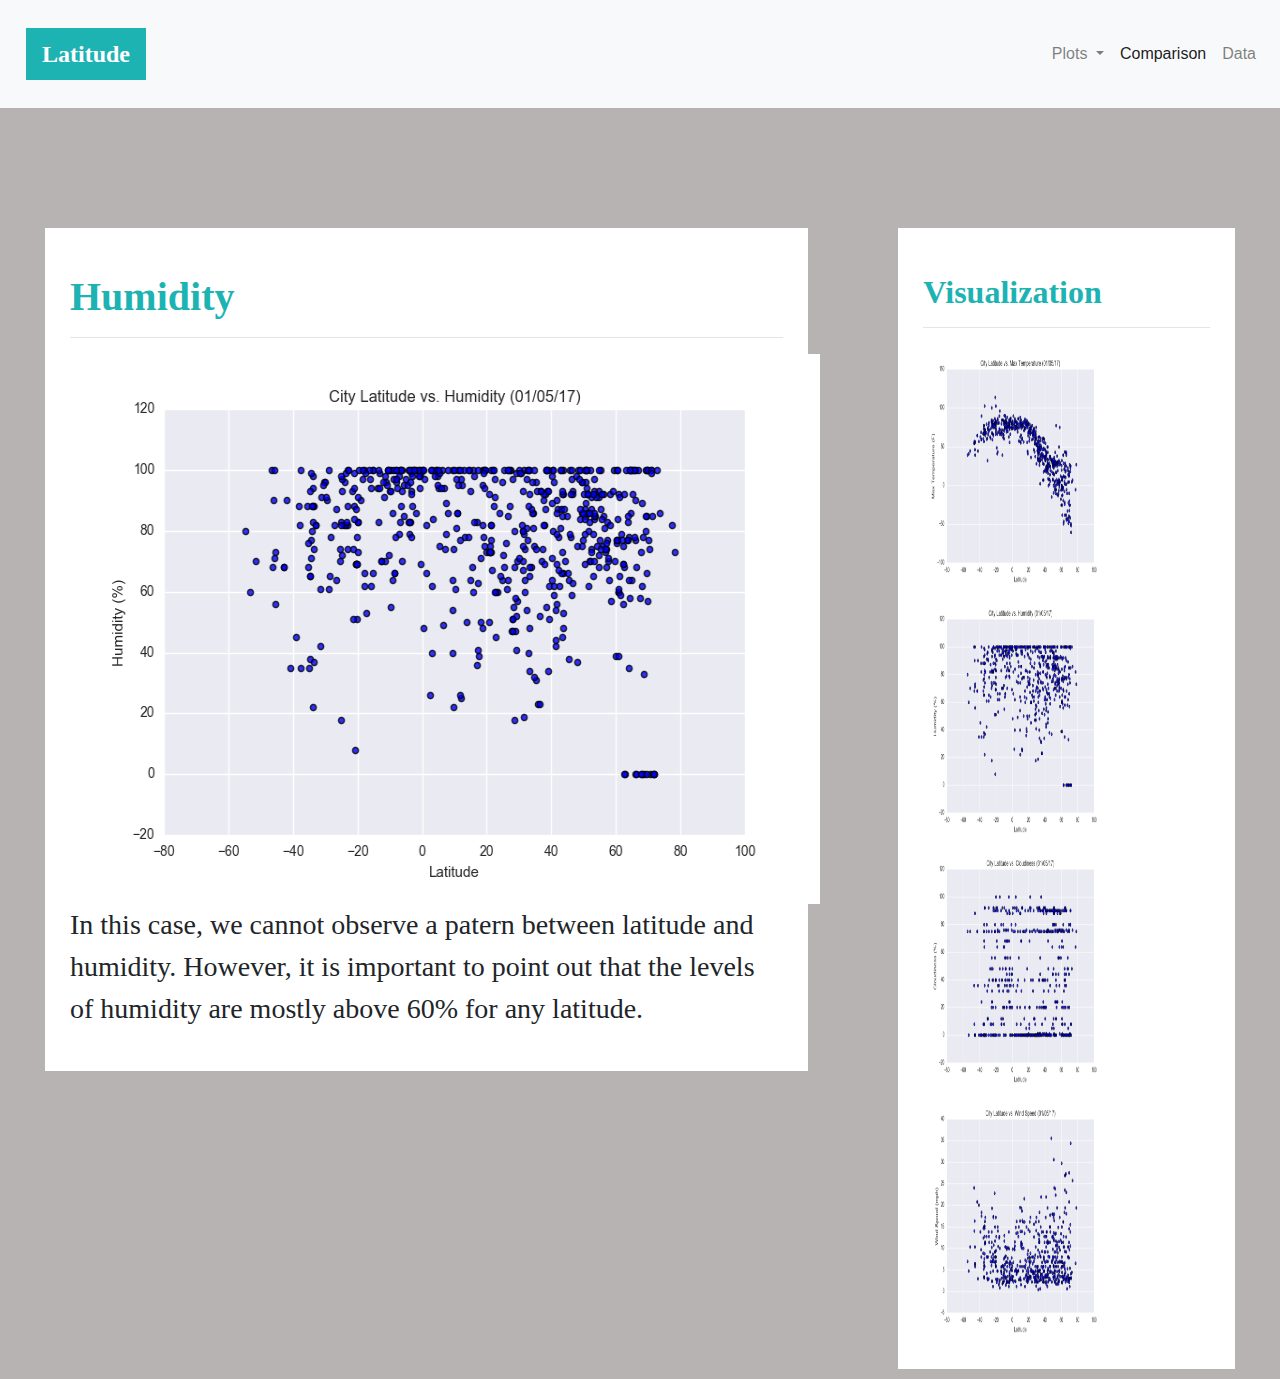
<file: Humidity.html>
<!DOCTYPE html>
<html lang="en-us">

<head>

        <meta charset="UTF-8">
        <title>Bootstrap Components</title>
        <link rel="stylesheet" href="https://stackpath.bootstrapcdn.com/bootstrap/4.3.1/css/bootstrap.min.css" integrity="sha384-ggOyR0iXCbMQv3Xipma34MD+dH/1fQ784/j6cY/iJTQUOhcWr7x9JvoRxT2MZw1T" crossorigin="anonymous">
      
        <script src="https://code.jquery.com/jquery-3.3.1.slim.min.js" integrity="sha384-q8i/X+965DzO0rT7abK41JStQIAqVgRVzpbzo5smXKp4YfRvH+8abtTE1Pi6jizo" crossorigin="anonymous"></script>
        <script src="https://cdnjs.cloudflare.com/ajax/libs/popper.js/1.14.7/umd/popper.min.js" integrity="sha384-UO2eT0CpHqdSJQ6hJty5KVphtPhzWj9WO1clHTMGa3JDZwrnQq4sF86dIHNDz0W1" crossorigin="anonymous"></script>
        <script src="https://stackpath.bootstrapcdn.com/bootstrap/4.3.1/js/bootstrap.min.js" integrity="sha384-JjSmVgyd0p3pXB1rRibZUAYoIIy6OrQ6VrjIEaFf/nJGzIxFDsf4x0xIM+B07jRM" crossorigin="anonymous"></script>
      
        <link rel="stylesheet" href="style.css">
</head>

<body>

    <nav class="navbar navbar-expand-lg navbar-light bg-light">
            <a class="navbar-brand box-nav darkturquoise" href="index.html">Latitude</a>
        <button class="navbar-toggler" type="button" data-toggle="collapse" data-target="#navbarSupportedContent"
            aria-controls="navbarSupportedContent" aria-expanded="false" aria-label="Toggle navigation">
            <span class="navbar-toggler-icon"></span>
        </button>

        <div class="collapse navbar-collapse" id="navbarSupportedContent">
            <ul class="navbar-nav ml-auto">
                <li class="nav-item dropdown">
                    <a class="nav-link dropdown-toggle" href="#" id="navbarDropdown" role="button"
                        data-toggle="dropdown" aria-haspopup="true" aria-expanded="false">
                        Plots
                    </a>
                    <div class="dropdown-menu" aria-labelledby="navbarDropdown">
                        <a class="dropdown-item" href="Temperature.html">Max Temperature</a>
                        <a class="dropdown-item" href="Humidity.html">Humidity</a>
                        <!-- <div class="dropdown-divider"></div> -->
                        <a class="dropdown-item" href="Cloudiness.html">Cloudiness</a>
                        <a class="dropdown-item" href="WindSpeed.html">Wind Speed</a>
                    </div>
                </li>
                <li class="nav-item active">
                    <a class="nav-link" href="comparison.html">Comparison <span class="sr-only">(current)</span></a>
                </li>
                <li class="nav-item">
                    <a class="nav-link" href="data.html">Data</a>
                </li>
            </ul>
        </div>
    </nav>


    <div class="container-fluid">
    
        <div class="row">
    
            <div class="col-lg-8 col-md-12">
                <div class="box">
    
    
                    <h1 class="tittle">Humidity</h1>
                    <hr>
                    <img src="Fig2.png" height="550" width="750" alt="Max Temeprature graph">
                    <p>
                            In this case, we cannot observe a patern between latitude and humidity. However, it is 
                            important to point out that the levels of humidity are mostly above 60% for any latitude.   
                    </p>
    
                </div>
            </div>
    
    
            <div class="col-lg-4 col-md-12">
                <div class="box">
                    <h2 class="tittle">Visualization</h2>
                    <hr>
    
                    <a href="Temperature.html">
                        <img src="Fig1.png" class="panel" alt="Latitute vs. Max Temperature" height="250" width="190">
                    </a>
                    <a href="Humidity.html">
                        <img src="Fig2.png" class="panel" alt="Latitute vs. Humidity" height="250" width="190">
                    </a>
                    <a href="Cloudiness.html">
                        <img src="Fig3.png" class="panel" alt="Latitute vs. Cloudiness" height="250" width="190">
                    </a>
                    <a href="WindSpeed.html">
                        <img src="Fig4.png" class="panel" alt="Latitute vs. Speed" height="250" width="190">
                    </a>
    
                </div>
    
            </div>
    
        </div>
    </div>

</body>
</file>
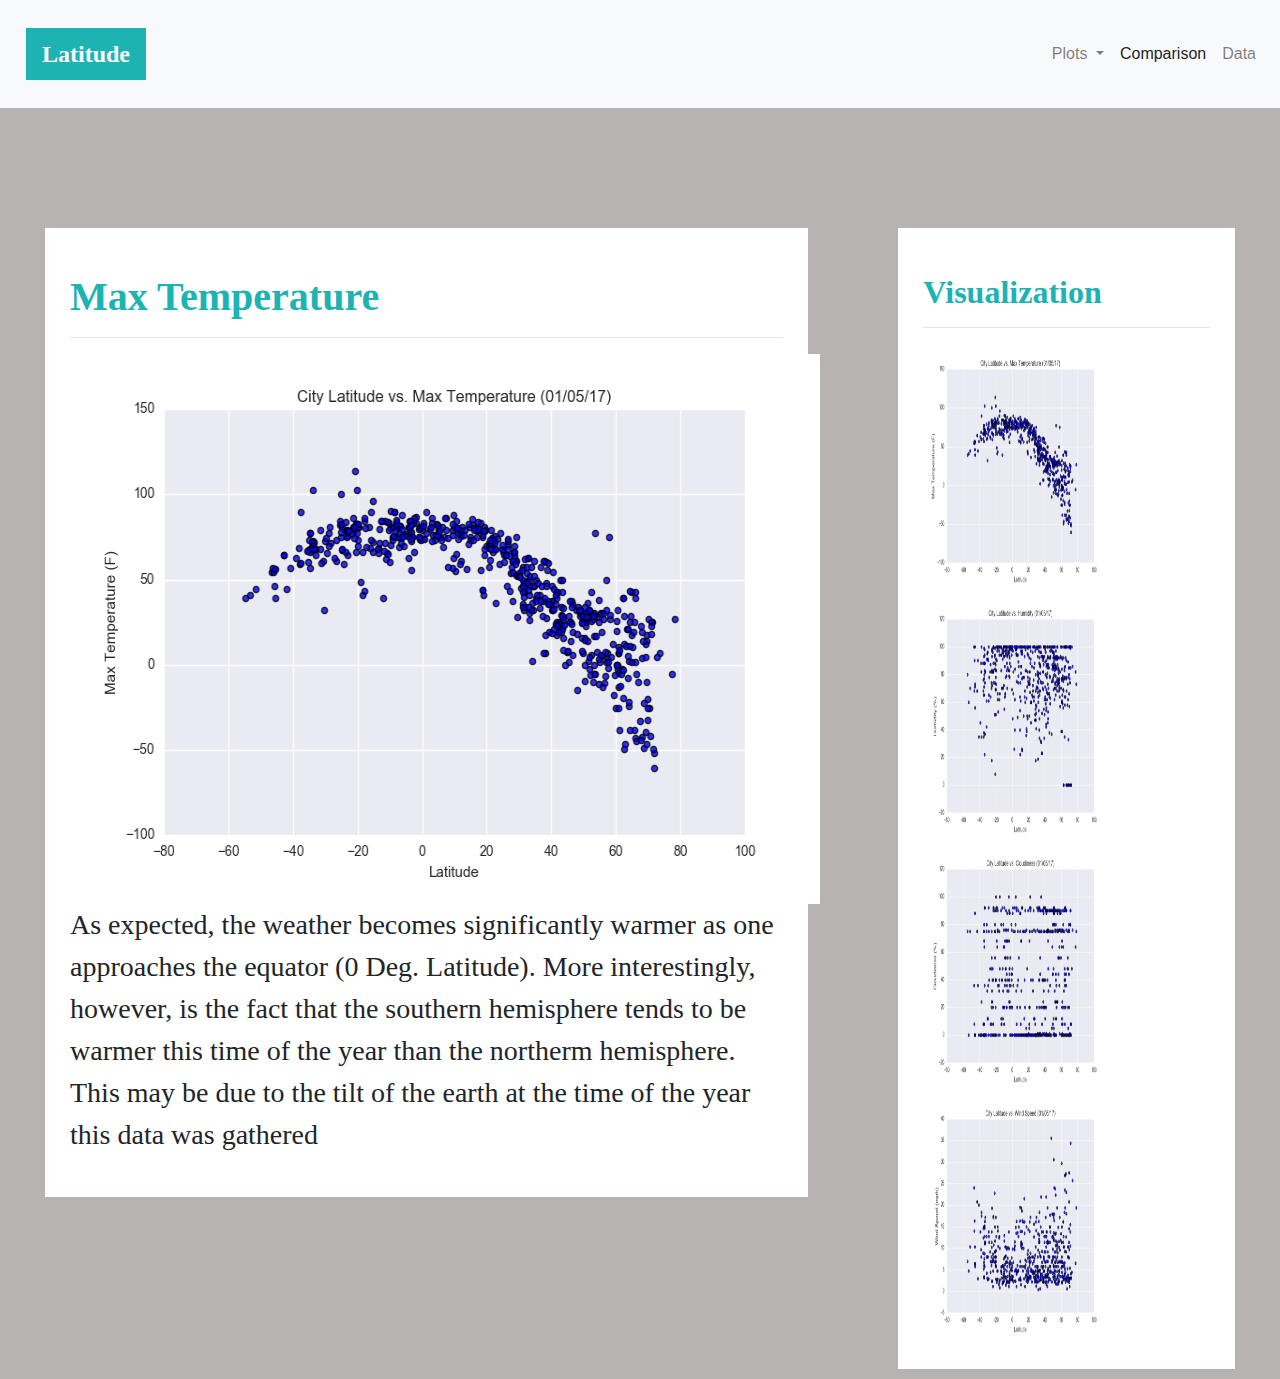
<file: Temperature.html>
<!DOCTYPE html>
<html lang="en-us">

<head>

        <meta charset="UTF-8">
        <title>Bootstrap Components</title>
        <link rel="stylesheet" href="https://stackpath.bootstrapcdn.com/bootstrap/4.3.1/css/bootstrap.min.css" integrity="sha384-ggOyR0iXCbMQv3Xipma34MD+dH/1fQ784/j6cY/iJTQUOhcWr7x9JvoRxT2MZw1T" crossorigin="anonymous">
      
        <script src="https://code.jquery.com/jquery-3.3.1.slim.min.js" integrity="sha384-q8i/X+965DzO0rT7abK41JStQIAqVgRVzpbzo5smXKp4YfRvH+8abtTE1Pi6jizo" crossorigin="anonymous"></script>
        <script src="https://cdnjs.cloudflare.com/ajax/libs/popper.js/1.14.7/umd/popper.min.js" integrity="sha384-UO2eT0CpHqdSJQ6hJty5KVphtPhzWj9WO1clHTMGa3JDZwrnQq4sF86dIHNDz0W1" crossorigin="anonymous"></script>
        <script src="https://stackpath.bootstrapcdn.com/bootstrap/4.3.1/js/bootstrap.min.js" integrity="sha384-JjSmVgyd0p3pXB1rRibZUAYoIIy6OrQ6VrjIEaFf/nJGzIxFDsf4x0xIM+B07jRM" crossorigin="anonymous"></script>
      
        <link rel="stylesheet" href="style.css">
</head>

<body>

    <nav class="navbar navbar-expand-lg navbar-light bg-light">
            <a class="navbar-brand box-nav darkturquoise" href="index.html">Latitude</a>
        <button class="navbar-toggler" type="button" data-toggle="collapse" data-target="#navbarSupportedContent"
            aria-controls="navbarSupportedContent" aria-expanded="false" aria-label="Toggle navigation">
            <span class="navbar-toggler-icon"></span>
        </button>

        <div class="collapse navbar-collapse" id="navbarSupportedContent">
            <ul class="navbar-nav ml-auto">
                <li class="nav-item dropdown">
                    <a class="nav-link dropdown-toggle" href="#" id="navbarDropdown" role="button"
                        data-toggle="dropdown" aria-haspopup="true" aria-expanded="false">
                        Plots
                    </a>
                    <div class="dropdown-menu" aria-labelledby="navbarDropdown">
                        <a class="dropdown-item" href="Temperature.html">Max Temperature</a>
                        <a class="dropdown-item" href="Humidity.html">Humidity</a>
                        <!-- <div class="dropdown-divider"></div> -->
                        <a class="dropdown-item" href="Cloudiness.html">Cloudiness</a>
                        <a class="dropdown-item" href="WindSpeed.html">Wind Speed</a>
                    </div>
                </li>
                <li class="nav-item active">
                    <a class="nav-link" href="comparison.html">Comparison <span class="sr-only">(current)</span></a>
                </li>
                <li class="nav-item">
                    <a class="nav-link" href="data.html">Data</a>
                </li>
            </ul>
        </div>
    </nav>

    <div class="container-fluid">
    
        <div class="row">
    
            <div class="col-lg-8 col-md-12">
                <div class="box">
    
    
                    <h1 class="tittle">Max Temperature</h1>
                    <hr>
                    <img src="Fig1.png" height="550" width="750" alt="Max Temeprature graph">
                    <p>
                        As expected, the weather becomes significantly warmer as one approaches the equator (0 Deg.
                        Latitude). More interestingly, however, is the fact that the southern hemisphere tends to be
                        warmer this time of the year than the northerm hemisphere. This may be due to the tilt of the
                        earth at the time of the year this data was gathered
                    </p>
    
                </div>
            </div>
    
    
            <div class="col-lg-4 col-md-12">
                <div class="box">
                    <h2 class="tittle">Visualization</h2>
                    <hr>
    
    
    
                    <a href="Temperature.html">
                        <img src="Fig1.png" class="panel" alt="Latitute vs. Max Temperature" height="250" width="190">
                    </a>
                    <a href="Humidity.html">
                        <img src="Fig2.png" class="panel" alt="Latitute vs. Humidity" height="250" width="190">
                    </a>
                    <a href="Cloudiness.html">
                        <img src="Fig3.png" class="panel" alt="Latitute vs. Cloudiness" height="250" width="190">
                    </a>
                    <a href="WindSpeed.html">
                        <img src="Fig4.png" class="panel" alt="Latitute vs. Speed" height="250" width="190">
                    </a>
    
                </div>
    
            </div>
    
        </div>
    </div>

</body>
</file>
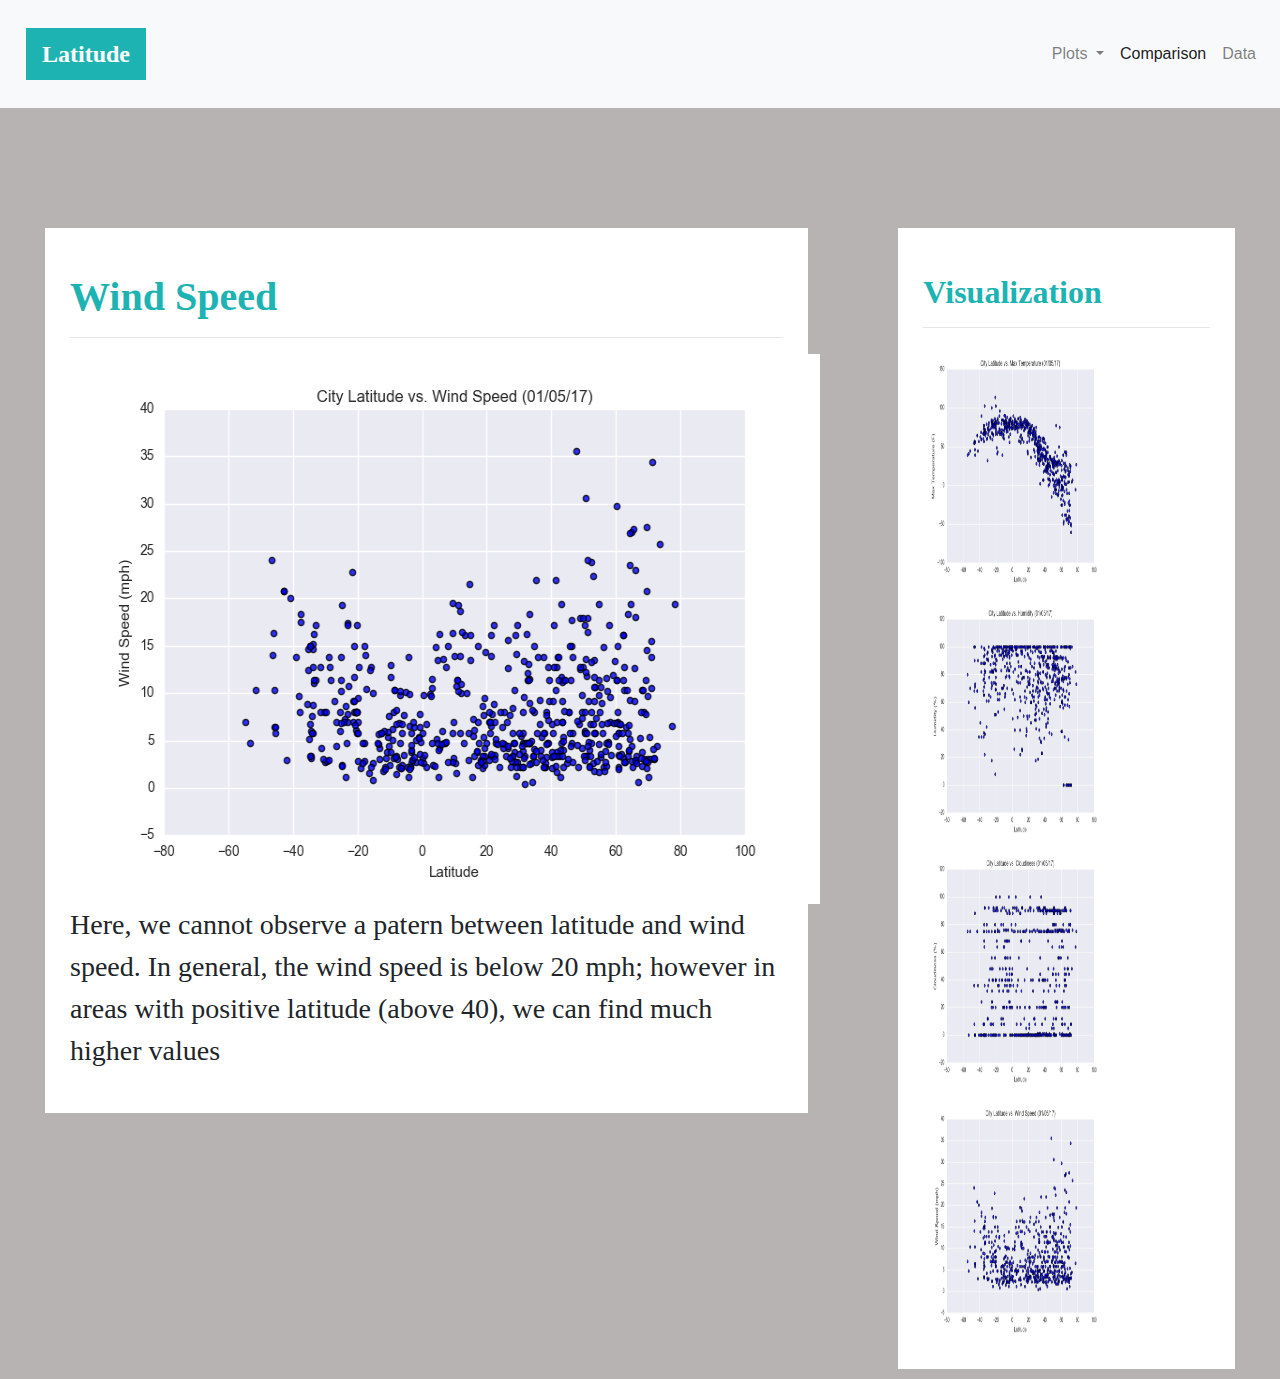
<file: WindSpeed.html>
<!DOCTYPE html>
<html lang="en-us">

<head>

        <meta charset="UTF-8">
        <title>Bootstrap Components</title>
        <link rel="stylesheet" href="https://stackpath.bootstrapcdn.com/bootstrap/4.3.1/css/bootstrap.min.css" integrity="sha384-ggOyR0iXCbMQv3Xipma34MD+dH/1fQ784/j6cY/iJTQUOhcWr7x9JvoRxT2MZw1T" crossorigin="anonymous">
      
        <script src="https://code.jquery.com/jquery-3.3.1.slim.min.js" integrity="sha384-q8i/X+965DzO0rT7abK41JStQIAqVgRVzpbzo5smXKp4YfRvH+8abtTE1Pi6jizo" crossorigin="anonymous"></script>
        <script src="https://cdnjs.cloudflare.com/ajax/libs/popper.js/1.14.7/umd/popper.min.js" integrity="sha384-UO2eT0CpHqdSJQ6hJty5KVphtPhzWj9WO1clHTMGa3JDZwrnQq4sF86dIHNDz0W1" crossorigin="anonymous"></script>
        <script src="https://stackpath.bootstrapcdn.com/bootstrap/4.3.1/js/bootstrap.min.js" integrity="sha384-JjSmVgyd0p3pXB1rRibZUAYoIIy6OrQ6VrjIEaFf/nJGzIxFDsf4x0xIM+B07jRM" crossorigin="anonymous"></script>
      
        <link rel="stylesheet" href="style.css">
</head>

<body>

    <nav class="navbar navbar-expand-lg navbar-light bg-light">
            <a class="navbar-brand box-nav darkturquoise" href="index.html">Latitude</a>
        <button class="navbar-toggler" type="button" data-toggle="collapse" data-target="#navbarSupportedContent"
            aria-controls="navbarSupportedContent" aria-expanded="false" aria-label="Toggle navigation">
            <span class="navbar-toggler-icon"></span>
        </button>

        <div class="collapse navbar-collapse" id="navbarSupportedContent">
            <ul class="navbar-nav ml-auto">
                <li class="nav-item dropdown">
                    <a class="nav-link dropdown-toggle" href="#" id="navbarDropdown" role="button"
                        data-toggle="dropdown" aria-haspopup="true" aria-expanded="false">
                        Plots
                    </a>
                    <div class="dropdown-menu" aria-labelledby="navbarDropdown">
                        <a class="dropdown-item" href="Temperature.html">Max Temperature</a>
                        <a class="dropdown-item" href="Humidity.html">Humidity</a>
                        <!-- <div class="dropdown-divider"></div> -->
                        <a class="dropdown-item" href="Cloudiness.html">Cloudiness</a>
                        <a class="dropdown-item" href="WindSpeed.html">Wind Speed</a>
                    </div>
                </li>
                <li class="nav-item active">
                    <a class="nav-link" href="comparison.html">Comparison <span class="sr-only">(current)</span></a>
                </li>
                <li class="nav-item">
                    <a class="nav-link" href="data.html">Data</a>
                </li>
            </ul>
        </div>
    </nav>




    <div class="container-fluid">
    
            <div class="row">
        
                <div class="col-lg-8 col-md-12">
                    <div class="box">
        
        
                        <h1 class="tittle">Wind Speed</h1>
                        <hr>
                        <img src="Fig4.png" height="550" width="750" alt="Max Temeprature graph">
                        <p>
                            Here, we cannot observe a patern between latitude and wind speed. In general,
                            the wind speed is below 20 mph; however in areas with positive latitude 
                            (above 40), we can find much higher values
                        </p>
        
                    </div>
                </div>
        
        
                <div class="col-lg-4 col-md-12">
                    <div class="box">
                        <h2 class="tittle">Visualization</h2>
                        <hr>
        
                        <a href="Temperature.html">
                            <img src="Fig1.png" class="panel" alt="Latitute vs. Max Temperature" height="250" width="190">
                        </a>
                        <a href="Humidity.html">
                            <img src="Fig2.png" class="panel" alt="Latitute vs. Humidity" height="250" width="190">
                        </a>
                        <a href="Cloudiness.html">
                            <img src="Fig3.png" class="panel" alt="Latitute vs. Cloudiness" height="250" width="190">
                        </a>
                        <a href="WindSpeed.html">
                            <img src="Fig4.png" class="panel" alt="Latitute vs. Speed" height="250" width="190">
                        </a>
        
                    </div>
        
                </div>
        
            </div>
        </div>

</body>
</file>
<file: style.css>
navbar {
  max-height: 60px;
  background-color:gray;
  font-size: 18px;
  margin: inherit;
 }
 .navbar-light .navbar-brand {
  color: white;
  margin-left: 10px;
  background-color: rgb(29, 179, 179);
  padding: inherit;
  font-family: Georgia, ‘Times New Roman’, Times, serif;
  font-weight: bold;
  font-size: 24px;
 
 }
 .navbar-nav {
 justify-content: end;
 }
 .nav-item-dropdown .dropdown .dropdown-menu  {
  background-color: white;
 }




body{
  background-color: rgb(184, 179, 179);
 }

.box{
  margin-top: 120px;
  margin-bottom: 10px;
  margin-right: 30px;
  margin-left: 30px;
  padding: 25px;
  background-color: white;
 }

 .tittle{
  color:rgb(29, 179, 179);
  font-family: Georgia, ‘Times New Roman’, Times, serif;
  font-weight: bolder;
  padding-top: 20px;
 }



.box-nav {
  min-height: 50px;
  padding: 5px;
  margin: 20px;
  font-weight: 800;
  color: #fff;
  font-size: 25px;  
}

.darkturquoise {
    background: darkturquoise;
    color: #fff;
  }
  

.skyblue {
  background: deepskyblue;  
}

.purple {
  background: rebeccapurple;
}

.red {
  background: indianred;
}

.box-body {
    min-height: 800px;
    width: 1500;
    /* height: 90% */
    padding: 5px;
    margin: 20px;
    font-weight: 800;
    color: gray;
    font-size: 25px;
    background: lightgrey;
}

.box-set {
    position: relative;
    height: 850px;
    background: lightgray;
  }

  .box-set-boot-right {
    position: relative;
    height: 700px;
    width: 1200px;
    background: white;
    padding: 20px;
    margin-top: 50px;
    margin-left: 50px;
  }

  .box-set-boot-left {
    position: relative;
    height: 700px;
    width: 500px;
    background: white;
    padding: 20px;
    margin-top: 50px;
    margin-left: 50px;
  }
  .col-8{
    padding-right: 35px;
    padding-left: 35px;
  }
  
  .box-right {
    /* relative positioning */
    /* position: relative; */
    /* position: fixed; */
    position: absolute;
    width: 1150px;
    height: 700px;
    background: #fff;
    border: 2px solid black;
    /* margin: 10; */
  }

  .box-left {
    /* relative positioning */
    position: relative;
    width: 500px;
    height: 700px;
    background: #ffff;
    border: 2px solid black;
    /* margin: 10; */
  }
  
  .box-1 {
    top: 50px;
    left: 100px;
  }
  
  .box-2 {
    top: 50px;
    left: 1350px;
    /* bottom: 10px; */
  }
  
  .box-3 {
    right: 20px;
    bottom: 10px;
  }

 /* .borderimg{
    border: 1px darkturquoise;
 } */

  p {
    text-align: left;
    font-size: 28px;
    /* Bold the text. */
    /* font-weight: bold; */
    font-family:'Lucida Grande';
  }

  
  @media (max-width: 1000px) {
    /* .navbar li {
      padding: 10px;
    }
  
    .post {
      margin-right: 30px;
      margin-left: 30px;
    }
  
    .navbar ul {
      visibility: hidden;
    }
  
    #nav-select {
      visibility: visible;
    } */

    .box-right {
        /* relative positioning */
        /* position: relative; */
        /* position: fixed; */
        position: absolute;
        width: 1150px;
        height: 700px;
        background: #fff;
        border: 2px solid black;
        /* margin: 10; */
      }
    
      .box-left {
        /* relative positioning */
        position: relative;
        width: 1150px;
        height: 700px;
        background: #ffff;
        border: 2px solid black;
        /* margin: 10; */
      }  

  }
</file>
